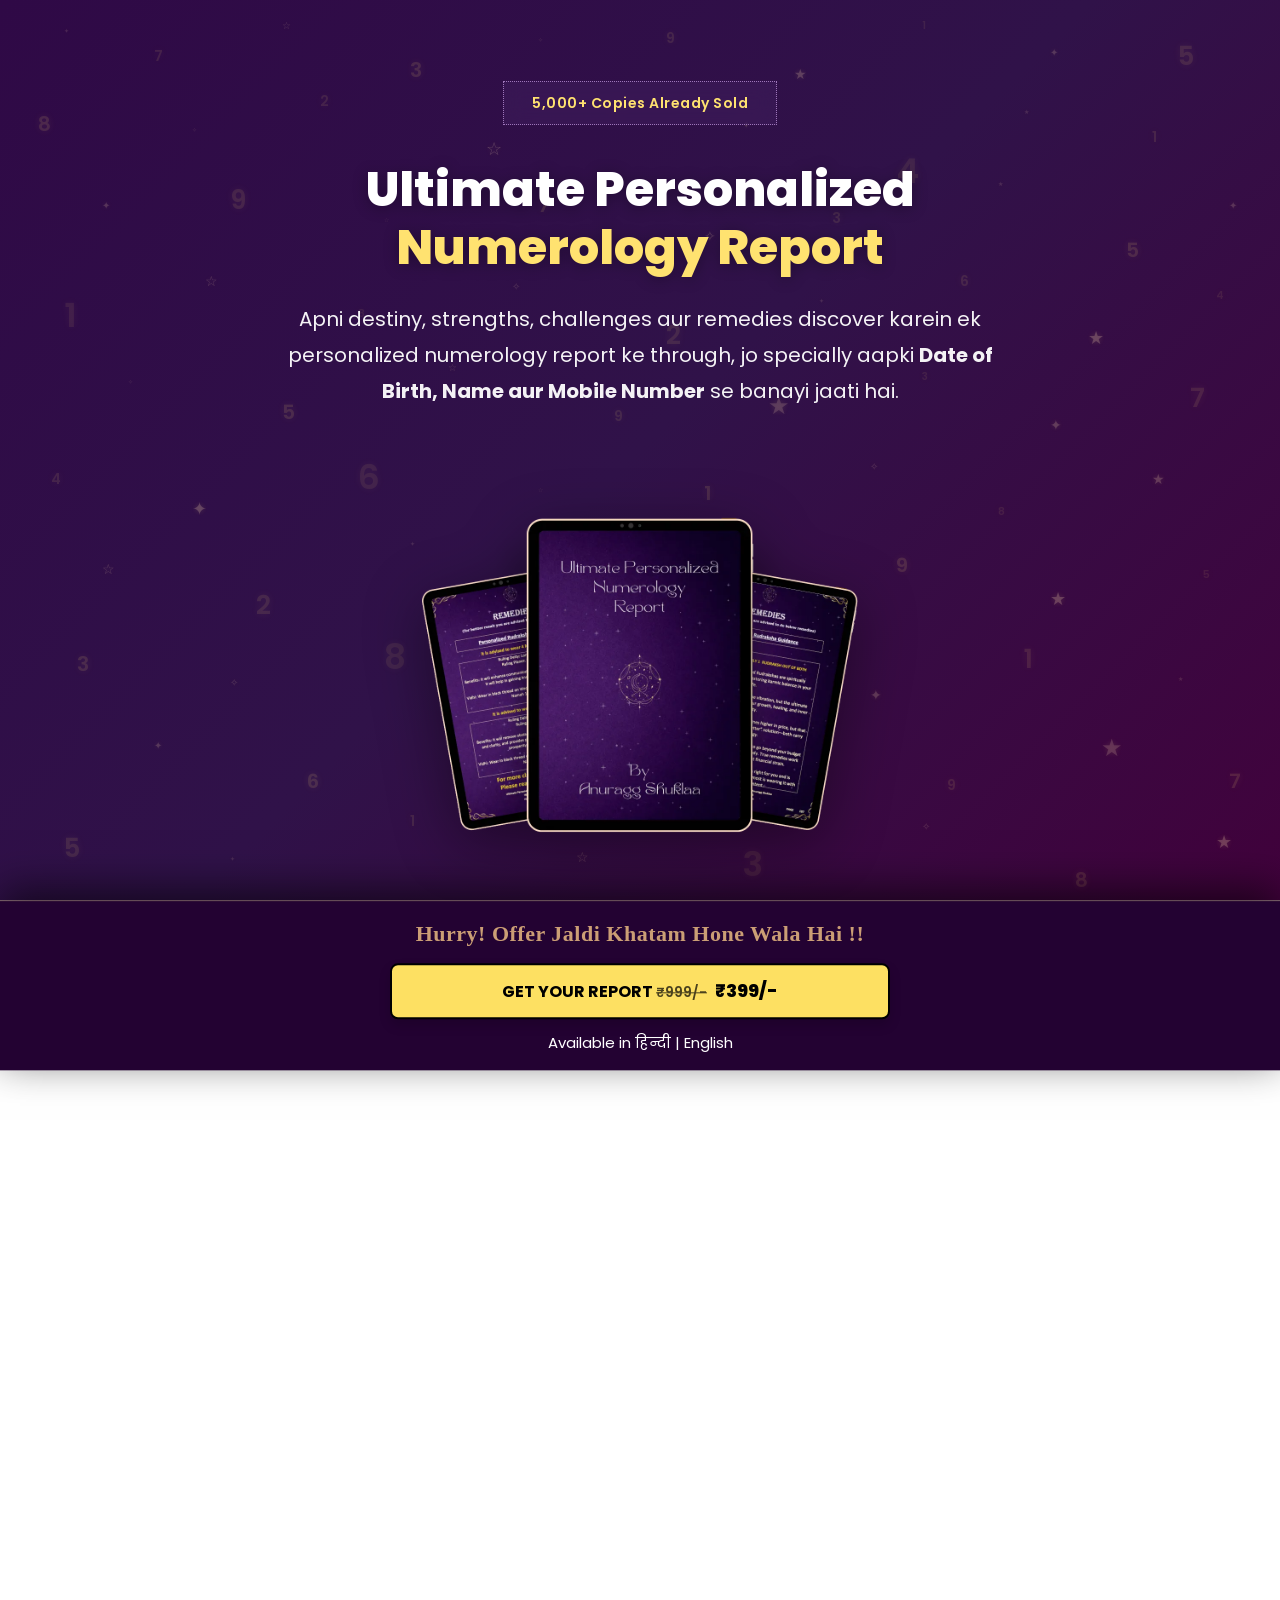
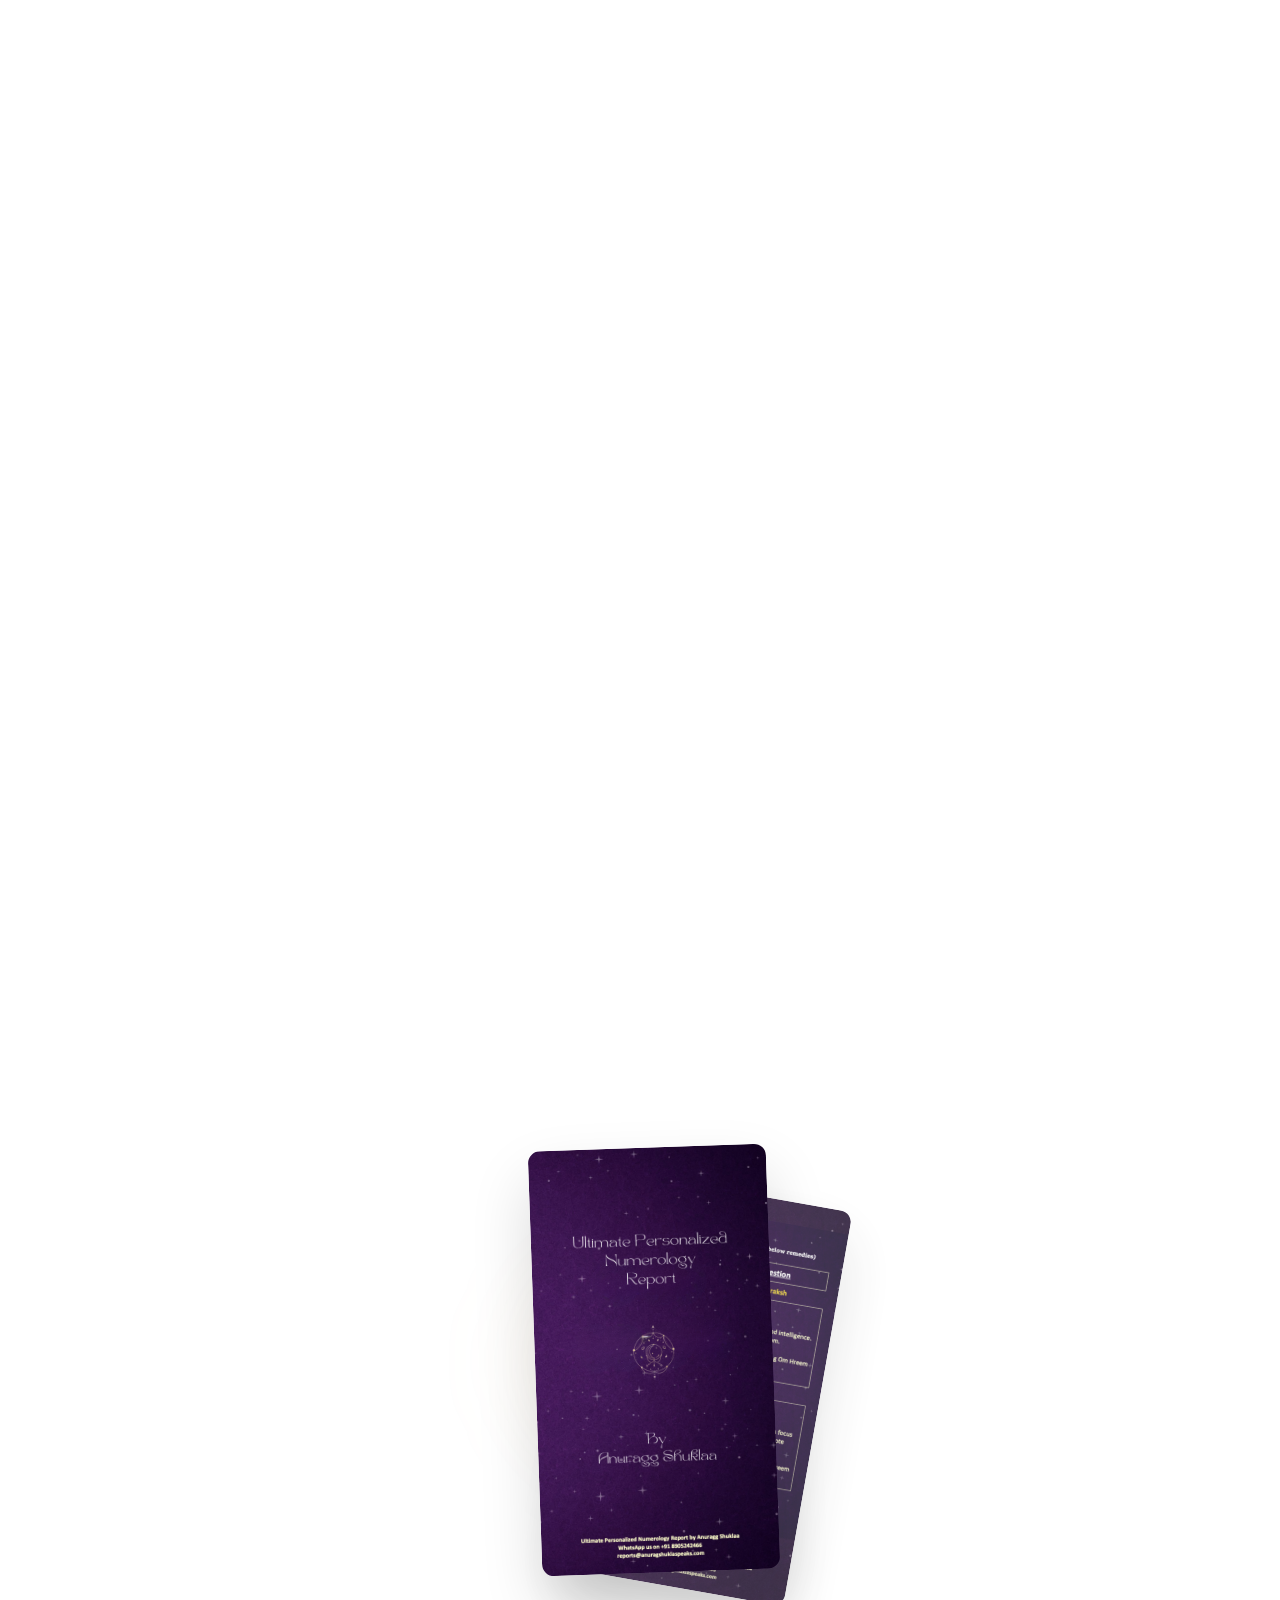
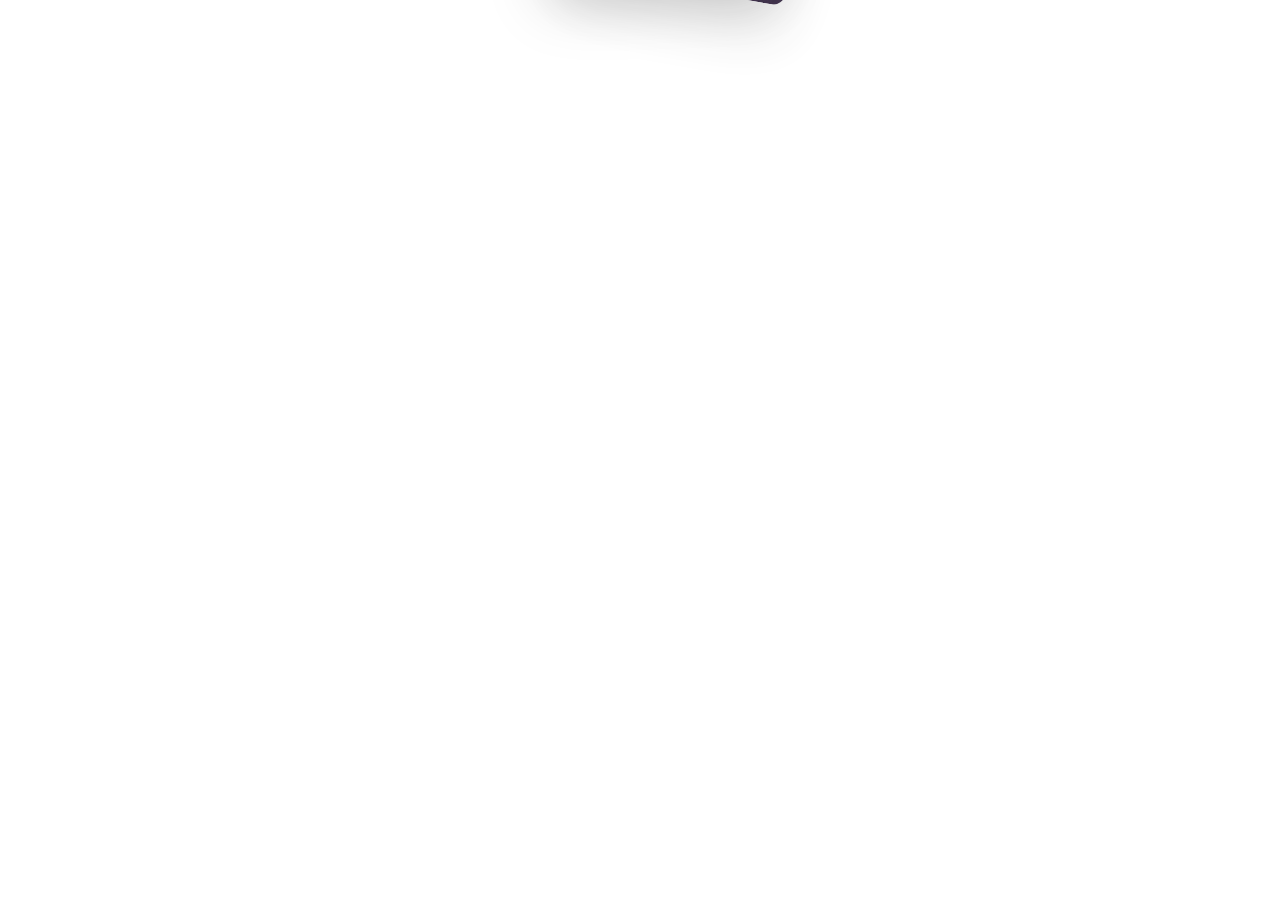
<file: anuragshuklla/index.html>
<!DOCTYPE html>
<html lang="en">
<head>
    <meta charset="UTF-8">
    <meta name="viewport" content="width=device-width, initial-scale=1.0">
    <meta name="description" content="Discover your true potential, destiny, and remedies with Anuragg Shuklaa's ultimate personalized numerology report. Decode your Date of Birth, Name, and Mobile Number.">
    <title>Ultimate Personalized Numerology Report | Anuragg Shuklaa</title>
    
    <link rel="preload" href="assets/anurag_shuklaa_report_mockup.webp" as="image">
    <link rel="stylesheet" href="style.css">
    
    <link rel="preconnect" href="https://fonts.googleapis.com">
    <link rel="preconnect" href="https://fonts.gstatic.com" crossorigin>
    <link href="https://fonts.googleapis.com/css2?family=Poppins:wght@300;400;500;600;700;800&display=swap" rel="stylesheet">
</head>
<body>
    <!-- Stars & Numerology Background -->
    <div class="stars-bg">
        <!-- Row 1 - Numbers & Stars -->
        <span class="star tiny" style="top: 3%; left: 5%;">✦</span>
        <span class="star num small" style="top: 5%; left: 12%;">7</span>
        <span class="star small" style="top: 2%; left: 22%;">☆</span>
        <span class="star num medium" style="top: 6%; left: 32%;">3</span>
        <span class="star tiny" style="top: 4%; left: 42%;">✧</span>
        <span class="star num small" style="top: 3%; left: 52%;">9</span>
        <span class="star medium" style="top: 7%; left: 62%;">★</span>
        <span class="star num tiny" style="top: 2%; left: 72%;">1</span>
        <span class="star small" style="top: 5%; left: 82%;">✦</span>
        <span class="star num large" style="top: 4%; left: 92%;">5</span>

        <!-- Row 2 -->
        <span class="star num medium" style="top: 12%; left: 3%;">8</span>
        <span class="star tiny" style="top: 14%; left: 15%;">✧</span>
        <span class="star num small" style="top: 10%; left: 25%;">2</span>
        <span class="star large" style="top: 15%; left: 38%;">☆</span>
        <span class="star num tiny" style="top: 11%; left: 48%;">6</span>
        <span class="star small" style="top: 13%; left: 58%;">✦</span>
        <span class="star num xlarge" style="top: 16%; left: 70%;">4</span>
        <span class="star tiny" style="top: 12%; left: 80%;">★</span>
        <span class="star num small" style="top: 14%; left: 90%;">1</span>

        <!-- Row 3 -->
        <span class="star small" style="top: 22%; left: 8%;">✦</span>
        <span class="star num large" style="top: 20%; left: 18%;">9</span>
        <span class="star tiny" style="top: 24%; left: 30%;">☆</span>
        <span class="star num medium" style="top: 21%; left: 42%;">7</span>
        <span class="star medium" style="top: 25%; left: 55%;">✧</span>
        <span class="star num small" style="top: 23%; left: 65%;">3</span>
        <span class="star tiny" style="top: 20%; left: 78%;">★</span>
        <span class="star num medium" style="top: 26%; left: 88%;">5</span>
        <span class="star small" style="top: 22%; left: 96%;">✦</span>

        <!-- Row 4 -->
        <span class="star num xlarge" style="top: 32%; left: 5%;">1</span>
        <span class="star medium" style="top: 30%; left: 16%;">☆</span>
        <span class="star num tiny" style="top: 34%; left: 28%;">8</span>
        <span class="star small" style="top: 31%; left: 40%;">✧</span>
        <span class="star num large" style="top: 35%; left: 52%;">2</span>
        <span class="star tiny" style="top: 33%; left: 64%;">✦</span>
        <span class="star num small" style="top: 30%; left: 75%;">6</span>
        <span class="star large" style="top: 36%; left: 85%;">★</span>
        <span class="star num tiny" style="top: 32%; left: 95%;">4</span>

        <!-- Row 5 -->
        <span class="star tiny" style="top: 42%; left: 10%;">✧</span>
        <span class="star num medium" style="top: 44%; left: 22%;">5</span>
        <span class="star small" style="top: 40%; left: 35%;">☆</span>
        <span class="star num small" style="top: 45%; left: 48%;">9</span>
        <span class="star xlarge" style="top: 43%; left: 60%;">★</span>
        <span class="star num tiny" style="top: 41%; left: 72%;">3</span>
        <span class="star medium" style="top: 46%; left: 82%;">✦</span>
        <span class="star num large" style="top: 42%; left: 93%;">7</span>

        <!-- Row 6 -->
        <span class="star num small" style="top: 52%; left: 4%;">4</span>
        <span class="star large" style="top: 55%; left: 15%;">✦</span>
        <span class="star num xlarge" style="top: 50%; left: 28%;">6</span>
        <span class="star tiny" style="top: 54%; left: 42%;">☆</span>
        <span class="star num medium" style="top: 53%; left: 55%;">1</span>
        <span class="star small" style="top: 51%; left: 68%;">✧</span>
        <span class="star num tiny" style="top: 56%; left: 78%;">8</span>
        <span class="star medium" style="top: 52%; left: 90%;">★</span>

        <!-- Row 7 -->
        <span class="star medium" style="top: 62%; left: 8%;">☆</span>
        <span class="star num large" style="top: 65%; left: 20%;">2</span>
        <span class="star tiny" style="top: 60%; left: 32%;">✦</span>
        <span class="star num small" style="top: 64%; left: 45%;">7</span>
        <span class="star small" style="top: 66%; left: 58%;">✧</span>
        <span class="star num medium" style="top: 61%; left: 70%;">9</span>
        <span class="star large" style="top: 65%; left: 82%;">★</span>
        <span class="star num tiny" style="top: 63%; left: 94%;">5</span>

        <!-- Row 8 -->
        <span class="star num medium" style="top: 72%; left: 6%;">3</span>
        <span class="star small" style="top: 75%; left: 18%;">✧</span>
        <span class="star num xlarge" style="top: 70%; left: 30%;">8</span>
        <span class="star tiny" style="top: 74%; left: 44%;">☆</span>
        <span class="star num small" style="top: 73%; left: 56%;">4</span>
        <span class="star medium" style="top: 76%; left: 68%;">✦</span>
        <span class="star num large" style="top: 71%; left: 80%;">1</span>
        <span class="star tiny" style="top: 75%; left: 92%;">★</span>

        <!-- Row 9 -->
        <span class="star small" style="top: 82%; left: 12%;">✦</span>
        <span class="star num medium" style="top: 85%; left: 24%;">6</span>
        <span class="star large" style="top: 80%; left: 36%;">☆</span>
        <span class="star num tiny" style="top: 84%; left: 50%;">2</span>
        <span class="star tiny" style="top: 83%; left: 62%;">✧</span>
        <span class="star num small" style="top: 86%; left: 74%;">9</span>
        <span class="star xlarge" style="top: 81%; left: 86%;">★</span>
        <span class="star num medium" style="top: 85%; left: 96%;">7</span>

        <!-- Row 10 -->
        <span class="star num large" style="top: 92%; left: 5%;">5</span>
        <span class="star tiny" style="top: 95%; left: 18%;">✦</span>
        <span class="star num small" style="top: 90%; left: 32%;">1</span>
        <span class="star medium" style="top: 94%; left: 45%;">☆</span>
        <span class="star num xlarge" style="top: 93%; left: 58%;">3</span>
        <span class="star small" style="top: 91%; left: 72%;">✧</span>
        <span class="star num medium" style="top: 96%; left: 84%;">8</span>
        <span class="star large" style="top: 92%; left: 95%;">★</span>
    </div>

    <!-- Hero Section -->
    <section class="hero">
        <div class="container">
            <div class="badge">5,000+ Copies Already Sold</div>
            <h1>Ultimate Personalized<br><span class="highlight">Numerology Report</span></h1>
            <p class="hero-desc">Apni destiny, strengths, challenges aur remedies discover karein ek personalized numerology report ke through, jo specially aapki <strong>Date of Birth, Name aur Mobile Number</strong> se banayi jaati hai.</p>
            <div class="hero-image-wrapper">
                <img src="assets/anurag_shuklaa_report_mockup.webp" alt="Anurag Shuklaa Numerology Report Mockup" class="hero-mockup-img" width="500" height="500" fetchpriority="high">
            </div>
            <a href="#order" class="cta-btn">
                Get Your Report <span class="price-strike">₹999/-</span> <span class="price">₹399/-</span>
            </a>
            <p class="lang-note">Available in हिन्दी | English</p>
        </div>
    </section>


      <!-- Report Contents Section -->
    <section class="report-contents">
        <div class="container">
            <h2>Aapko Is Report Mein <span class="highlight">Kya Milega? </span></h2>
            <p class="section-subtitle"></p>

            <div class="report-features-grid">
                <div class="report-feature-card">
                    <div class="report-feature-header">
                        <span class="report-feature-icon">🔢</span>
                        <h3>Moolank & Bhagyank</h3>
                    </div>
                    <p>Life Path & Destiny Numbers</p>
                </div>
                
                <div class="report-feature-card">
                    <div class="report-feature-header">
                        <span class="report-feature-icon">📱</span>
                        <h3>Name & Mobile Number</h3>
                    </div>
                    <p>Compatibility Insights</p>
                </div>
                
                <div class="report-feature-card">
                    <div class="report-feature-header">
                        <span class="report-feature-icon">📅</span>
                        <h3>Detailed 5-Year</h3>
                    </div>
                    <p>Life Predictions</p>
                </div>
                
                <div class="report-feature-card">
                    <div class="report-feature-header">
                        <span class="report-feature-icon">🔮</span>
                        <h3>Challenges & Dasha</h3>
                    </div>
                    <p>aur Practical Remedies</p>
                </div>
                
                <div class="report-feature-card">
                    <div class="report-feature-header">
                        <span class="report-feature-icon">💼</span>
                        <h3>Career & Relationships</h3>
                    </div>
                    <p>aur Personal Growth ke liye guidance</p>
                </div>
            </div>
        </div>
    </section>

    <!-- How It Works Section -->
    <section class="how-it-works">
        <div class="container">
            <h2>Hum Aapki Personalized Numerology Report <span class="highlight">Kaise Banate Hain?</span></h2>
          
            <div class="steps-grid">
                <div class="step-card">
                    <div class="step-icon">📋</div>
                    <h3>Step 1: Apni Details Submit Karein</h3>
                    <p>Apni Date of Birth (DOB), Full Name aur Mobile Number hamare secure form mein fill karein. Saath hi, yahin aap apni preferred language select kar sakte hain: हिन्दी | English</p>
                </div>
                <div class="step-card">
                    <div class="step-icon">⚛️</div>
                    <h3>Step 2: Numerology Analysis by Experts</h3>
                    <p>We analyze your information using advanced numerology principles.</p>
                </div>
                <div class="step-card">
                    <div class="step-icon">📝</div>
                    <h3>Step 3: Personalized Report Creation</h3>
                    <p>A detailed, easy-to-understand report is generated.</p>
                </div>
                <div class="step-card">
                    <div class="step-icon">✉️</div>
                    <h3>Step 4: Receive Your Report</h3>
                    <p>Your report is delivered in PDF format directly to your WhatsApp & email within 4/5 working days.</p>
                </div>
            </div>
        </div>
    </section>
    <!-- Detailed Content Insights Section -->
    <section class="detailed-insights">
        <div class="container">
            <h2>Aapki Personalized Numerology Report Mein <span class="highlight">Kya-Kya Hoga?</span></h2>
            <p class="section-subtitle">Discover karein wo powerful insights jo aapki life ko next level par le ja sakte hain.</p>
            
            <div class="insights-timeline">
                <!-- 1. Core Numerology Insights -->
                <div class="insight-row">
                    <div class="insight-content">
                        <div class="insight-card grad-1">
                            <div class="insight-header">
                                <div class="insight-num-box">01.</div>
                                <h3>Aapke Core Numerology Insights</h3>
                            </div>
                            <div class="insight-body">
                                <div class="insight-item">
                                    <strong>Personal Details:</strong> Aapka unique numerology profile jo name aur birth details par based hai.
                                </div>
                                <div class="insight-item">
                                    <strong>Date Description:</strong> Aapki birth date ka meaning aur uska aapki personality par impact.
                                </div>
                                <div class="insight-item">
                                    <strong>Moolank & Bhagyank:</strong> Aapke Life Path aur Destiny Numbers ka deep analysis.
                                </div>
                                <div class="insight-item">
                                    <strong>Compatibility:</strong> Love, family aur work mein dusre Moolank ke saath aapka connection.
                                </div>
                            </div>
                        </div>
                    </div>
                    <div class="insight-image-box">
                        <img src="assets/cosmos_2.png" alt="Celestial Map" class="celestial-spin-slow" width="300" height="300" loading="lazy" decoding="async">
                    </div>
                </div>

                <!-- 2. Vibrations -->
                <div class="insight-row reverse">
                    <div class="insight-content">
                        <div class="insight-card grad-2">
                            <div class="insight-header">
                                <div class="insight-num-box">02.</div>
                                <h3>Aapki Life Ki Vibrations</h3>
                            </div>
                            <div class="insight-body">
                                <div class="insight-item">
                                    <strong>Mobile Number Analysis:</strong> Aapke phone number ki hidden power unlock karein.
                                </div>
                                <div class="insight-item">
                                    <strong>Love & Romance Life:</strong> Aapki romantic nature aur compatibility insights.
                                </div>
                                <div class="insight-item">
                                    <strong>Career Numerology:</strong> Aapke liye best career path aur professional strengths.
                                </div>
                            </div>
                        </div>
                    </div>
                    <div class="insight-image-box">
                        <img src="assets/cosmos_3.png" alt="Astrology Wheel" class="celestial-spin" width="300" height="300" loading="lazy" decoding="async">
                    </div>
                </div>

                <!-- 3. Advanced Analysis -->
                <div class="insight-row">
                    <div class="insight-content">
                        <div class="insight-card grad-3">
                            <div class="insight-header">
                                <div class="insight-num-box">03.</div>
                                <h3>Advanced Numerology Analysis</h3>
                            </div>
                            <div class="insight-body">
                                <div class="insight-item">
                                    <strong>Loshu Grid Analysis:</strong> Magic Square ke through life ki energy samjhein.
                                </div>
                                <div class="insight-item">
                                    <strong>Raj Yoga Analysis:</strong> Success, paisa aur prosperity ke periods identify karein.
                                </div>
                                <div class="insight-item">
                                    <strong>KUA Number Analysis:</strong> Lucky directions aur Feng Shui tips jaanein.
                                </div>
                            </div>
                        </div>
                    </div>
                    <div class="insight-image-box">
                        <img src="assets/sun_cosmos.png" alt="Sun Cosmos" class="celestial-spin" width="300" height="300" loading="lazy" decoding="async">
                    </div>
                </div>

                <!-- 4. Future Predictions -->
                <div class="insight-row reverse">
                    <div class="insight-content">
                        <div class="insight-card grad-4">
                            <div class="insight-header">
                                <div class="insight-num-box">04.</div>
                                <h3>Future Predictions</h3>
                            </div>
                            <div class="insight-body">
                                <div class="insight-item">
                                    <strong>Mahadasha:</strong> Aapki life ke major phase ka impact.
                                </div>
                                <div class="insight-item">
                                    <strong>5-Year Prediction:</strong> Opportunities aur challenges ka detailed forecast.
                                </div>
                                <div class="insight-item">
                                    <strong>12-Month Prediction:</strong> Aane wale 1 saal ka month-by-month guidance.
                                </div>
                            </div>
                        </div>
                    </div>
                    <div class="insight-image-box">
                        <img src="assets/numer.png" alt="Numerology Matrix" class="celestial-spin" width="300" height="300" loading="lazy" decoding="async">
                    </div>
                </div>

                <!-- 5. Healing & Remedies -->
                <div class="insight-row">
                    <div class="insight-content">
                        <div class="insight-card grad-5">
                            <div class="insight-header">
                                <div class="insight-num-box">05.</div>
                                <h3>Healing & Remedies</h3>
                            </div>
                            <div class="insight-body">
                                <div class="insight-item">
                                    <strong>Practical Remedies:</strong> Easy tips, rituals aur lucky suggestions jo life balance karein.
                                </div>
                                <div class="insight-item">
                                    <strong>Karmic Debt Analysis:</strong> Past-life influences samjhein aur karmic lessons resolve karein.
                                </div>
                            </div>
                        </div>
                    </div>
                    <div class="insight-image-box">
                        <img src="assets/cosmos_remedy.png" alt="Celestial Healing" class="celestial-spin-slow" width="300" height="300" loading="lazy" decoding="async">
                    </div>
                </div>
            </div>
        </div>
    </section>

    <!-- Benefits Section -->
    <section class="benefits">
        <div class="container">
            <h2>Ye Report Aapki Life <span class="highlight">Kaise Transform Karegi?</span></h2>
            <div class="benefits-grid">
                <div class="benefit-card">
                    <div class="benefit-icon">🎯</div>
                    <h3>Clarity & Direction</h3>
                    <p>Apni strengths, challenges aur life purpose ko clearly samjhein.</p>
                </div>
                <div class="benefit-card">
                    <div class="benefit-icon">✨</div>
                    <h3>Remedies for Success</h3>
                    <p>Practical aur actionable solutions jo aapki life improve karein.</p>
                </div>
                <div class="benefit-card">
                    <div class="benefit-icon">📊</div>
                    <h3>Personalized Predictions</h3>
                    <p>Aapki DOB, Name aur Mobile Number ke basis par tailored predictions.</p>
                </div>
                <div class="benefit-card">
                    <div class="benefit-icon">📈</div>
                    <h3>Better Future Planning</h3>
                    <p>Detailed 5-year forecast se upcoming opportunities ke liye ready ho jaayein.</p>
                </div>
                <div class="benefit-card">
                    <div class="benefit-icon">💡</div>
                    <h3>Improved Decision Making</h3>
                    <p>Career, relationships aur finance mein better decisions lein.</p>
                </div>
                <div class="benefit-card">
                    <div class="benefit-icon">💪</div>
                    <h3>Boost Confidence & Energy</h3>
                    <p>Apni life ka blueprint samajh kar confidently apni destiny control karein.</p>
                </div>
            </div>
            <a href="#order" class="cta-btn">
                Get Your Report <span class="price-strike">₹999/-</span> <span class="price">₹399/-</span>
            </a>
            <p class="lang-note">Available in हिन्दी | English</p>
        </div>
    </section>

    <!-- Interactive Report Mockup Widget -->
    <div class="report-mockup-showcase reveal" style="padding-top: 30px; padding-bottom: 60px;">
        <div class="mockup-layers">
            <img src="assets/report_mockup_1.png" alt="Report Cover" class="mockup-img main-mockup">
            <img src="assets/report_mockup_2.png" alt="Report Interior" class="mockup-img interior-mockup">
            <div class="glamour-glow"></div>
    
        </div>
    </div>

    <!-- Report Details Section -->
    <section class="report-details">
        <div class="container">
            <h2>Report Details</h2>
            <div class="details-box">
                <div class="detail-item">
                    <div class="detail-icon">📄</div>
                    <div class="detail-content">
                        <h4>Report Format & Delivery</h4>
                        <p>Softcopy (PDF) – 4/5 working days ke andar aapke email aur WhatsApp par deliver hogi. Available in English & Hindi.</p>
                    </div>
                </div>
                <div class="detail-item">
                    <div class="detail-icon">📝</div>
                    <div class="detail-content">
                        <h4>Information Required</h4>
                        <p>Full Name, Mobile Number aur Date of Birth - bas ye teen details se aapki complete personalized report taiyaar hogi.</p>
                    </div>
                </div>
                <div class="detail-item">
                    <div class="detail-icon">🔒</div>
                    <div class="detail-content">
                        <h4>100% Privacy Assured</h4>
                        <p>Aapki personal details hamare paas completely safe aur confidential rahengi. Kisi ke saath share nahi ki jayengi.</p>
                    </div>
                </div>
                <div class="detail-item">
                    <div class="detail-icon">🎯</div>
                    <div class="detail-content">
                        <h4>Personalized Analysis by Experts</h4>
                        <p>Ye automated report nahi hai - experienced numerology experts manually aapki report prepare karte hain.</p>
                    </div>
                </div>
                <div class="detail-item">
                    <div class="detail-icon">💬</div>
                    <div class="detail-content">
                        <h4>Dedicated Support</h4>
                        <p>Koi bhi query ho? Humari support team aapki help ke liye hamesha available hai.</p>
                    </div>
                </div>
            </div>
            <div class="details-cta">
                <a href="#order" class="cta-btn">
                    Get Your Report <span class="price-strike">₹999/-</span> <span class="price">₹399/-</span>
                </a>
                <p class="lang-note">Available in हिन्दी | English</p>
            </div>
        </div>
    </section>

    <!-- About Section -->
    <section class="about" id="about">
        <div class="container">
            <div class="mentor-card-container reveal">
                <div class="mentor-card-inner">
                    <h2 class="mentor-tagline">About me</menu></h2>
                    
                    <div class="mentor-glamour-aura">
                        <img src="assets/isolation.png" alt="" class="isolation-bg" loading="lazy" width="400" height="400">
                        <div class="mentor-main-portrait">
                            <img src="assets/anuragg_shuklaa.jpg" alt="Anuragg Shuklaa" style="width: 100%; height: 100%; object-fit: cover; border-radius: 50%;" loading="lazy" width="220" height="220">
                        </div>
                    </div>

                    <div class="mentor-details-centered">
                        <h3 class="mentor-name-lg">Anuragg Shuklaa</h3>
                        <p class="mentor-subs">Professional Numerologist | Spiritual Guide</p>
                        
                        <div class="mentor-bio-wrapper reveal" style="margin-top: 40px;">
                            <div class="mentor-bio-card">
                                <div class="quote-icon" style="font-size: 24px; color: var(--gold); margin-bottom: 15px;"><i class="fas fa-quote-left"></i></div>
                                <p>Hello! Main hoon <strong>Anuragg Shuklaa</strong>, aur mujhe khushi hai ki aap meri numerology aur spiritual guidance ki journey ka hissa ban rahe hain.</p>
                                <br><p>Instagram par <strong>5,00,000+ followers</strong> ke saath, main pichle <strong>10 saalon</strong> se logon ko numbers ki power ke through unki life ke secrets samajhne mein help kar raha hoon.</p>
                                <br><p>Meri journey curiosity se shuru hui thi – kaise numbers humari life ko influence karte hain. Aaj mera mission hai logon ko clarity aur direction dena, taaki woh apni true potential achieve kar sakein.</p>
                            </div>
                        </div>
                    </div>
                </div>
            </div>
        </div>
    </section>

    <!-- Testimonials Section -->
    <section class="testimonials">
        <div class="container">
            <h2>Logon Ki Life <span class="highlight">Kaise Change Hui</span></h2>
            <div class="testimonials-carousel">
                <div class="carousel-track">
                    <div class="testimonial-card">
                        <div class="stars">★★★★★</div>
                        <p>"Love & Romance section ne meri relationship ko completely change kar diya. Compatibility insights ne mujhe mere partner ko better samajhne mein help kiya."</p>
                        <div class="testimonial-author">
                            <strong>Anjali Patel</strong>
                            <span>Ahmedabad</span>
                        </div>
                    </div>
                    <div class="testimonial-card">
                        <div class="stars">★★★★★</div>
                        <p>"5-Year Prediction surprisingly accurate hai. Is report ne mujhe personal aur professional life mein better decisions lene mein help ki."</p>
                        <div class="testimonial-author">
                            <strong>Arjun Reddy</strong>
                            <span>Hyderabad</span>
                        </div>
                    </div>
                    <div class="testimonial-card">
                        <div class="stars">★★★★★</div>
                        <p>"Moolank aur Bhagyank analysis bilkul accurate tha. Remedies follow karne ke baad mere business mein noticeable growth aayi."</p>
                        <div class="testimonial-author">
                            <strong>Rajesh Mehta</strong>
                            <span>Delhi</span>
                        </div>
                    </div>
                    <div class="testimonial-card">
                        <div class="stars">★★★★★</div>
                        <p>"Career guidance ne mujhe dream job dilayi aur relationship advice ne meri married life improve kar di."</p>
                        <div class="testimonial-author">
                            <strong>Priya Sharma</strong>
                            <span>Mumbai</span>
                        </div>
                    </div>
                    <div class="testimonial-card">
                        <div class="stars">★★★★★</div>
                        <p>"Career Numerology ne mujhe clarity di aur kuch hi months mein promotion mil gaya."</p>
                        <div class="testimonial-author">
                            <strong>Vikram Singh</strong>
                            <span>Mumbai</span>
                        </div>
                    </div>
                    <div class="testimonial-card">
                        <div class="stars">★★★★★</div>
                        <p>"Loshu Grid Analysis eye-opening tha. Health aur finances dono improve hue."</p>
                        <div class="testimonial-author">
                            <strong>Neha Kapoor</strong>
                            <span>Pune</span>
                        </div>
                    </div>
                </div>
                <div class="carousel-nav">
                    <button class="carousel-btn prev" aria-label="Previous testimonial">&#10094;</button>
                    <div class="carousel-dots"></div>
                    <button class="carousel-btn next" aria-label="Next testimonial">&#10095;</button>
                </div>
            </div>
        </div>
    </section>

    <!-- FAQ Section -->
    <section class="faq">
        <div class="container">
            <h2><span class="highlight">FAQs</span></h2>
            <div class="faq-list">
                <div class="faq-item">
                    <div class="faq-question">
                        <span>Report kab aur kaise milegi?</span>
                        <span class="faq-toggle">+</span>
                    </div>
                    <div class="faq-answer">
                        <p>4/5 working days ke andar Email aur WhatsApp par receive ho jayegi. Spam/Promotions folder bhi check karein.</p>
                    </div>
                </div>
                <div class="faq-item">
                    <div class="faq-question">
                        <span>Agar report receive nahi hui to kya karein?</span>
                        <span class="faq-toggle">+</span>
                    </div>
                    <div class="faq-answer">
                        <p>Humari Support team se contact karein.</p>
                    </div>
                </div>
                <div class="faq-item">
                    <div class="faq-question">
                        <span>Report kaun prepare karta hai?</span>
                        <span class="faq-toggle">+</span>
                    </div>
                    <div class="faq-answer">
                        <p>Experienced numerology expert ke guidance mein manually prepare ki jaati hai.</p>
                    </div>
                </div>
                <div class="faq-item">
                    <div class="faq-question">
                        <span>Kya ye instant automated report hai?</span>
                        <span class="faq-toggle">+</span>
                    </div>
                    <div class="faq-answer">
                        <p>Nahi, ye personalized aur detailed report hoti hai.</p>
                    </div>
                </div>
                <div class="faq-item">
                    <div class="faq-question">
                        <span>Kya main kisi aur ke liye report order kar sakta/sakti hoon?</span>
                        <span class="faq-toggle">+</span>
                    </div>
                    <div class="faq-answer">
                        <p>Haan, bas unki correct details provide karein.</p>
                    </div>
                </div>
            </div>
        </div>
    </section>

    <!-- Footer -->
    <footer class="footer">
        <div class="container">
            <p>&copy; 2026 Anuragg Shuklaa. All Rights Reserved.</p>
        </div>
    </footer>
    <!-- Sticky Bottom CTA -->
    <div class="sticky-cta-container" id="stickyCta">
        <div class="sticky-cta-content">
            <div class="sticky-text">
                <span class="urgency">Hurry! Offer Jaldi Khatam Hone Wala Hai !!</span>
            </div>
            <a href="#order" class="sticky-btn">
                GET YOUR REPORT <span class="price-strike">₹999/-</span> <span class="price">₹399/-</span>
            </a>
            <span class="language-note">Available in हिन्दी | English</span>
        </div>
    </div>

    <script src="script.js"></script>
</body>
</html>
</file>
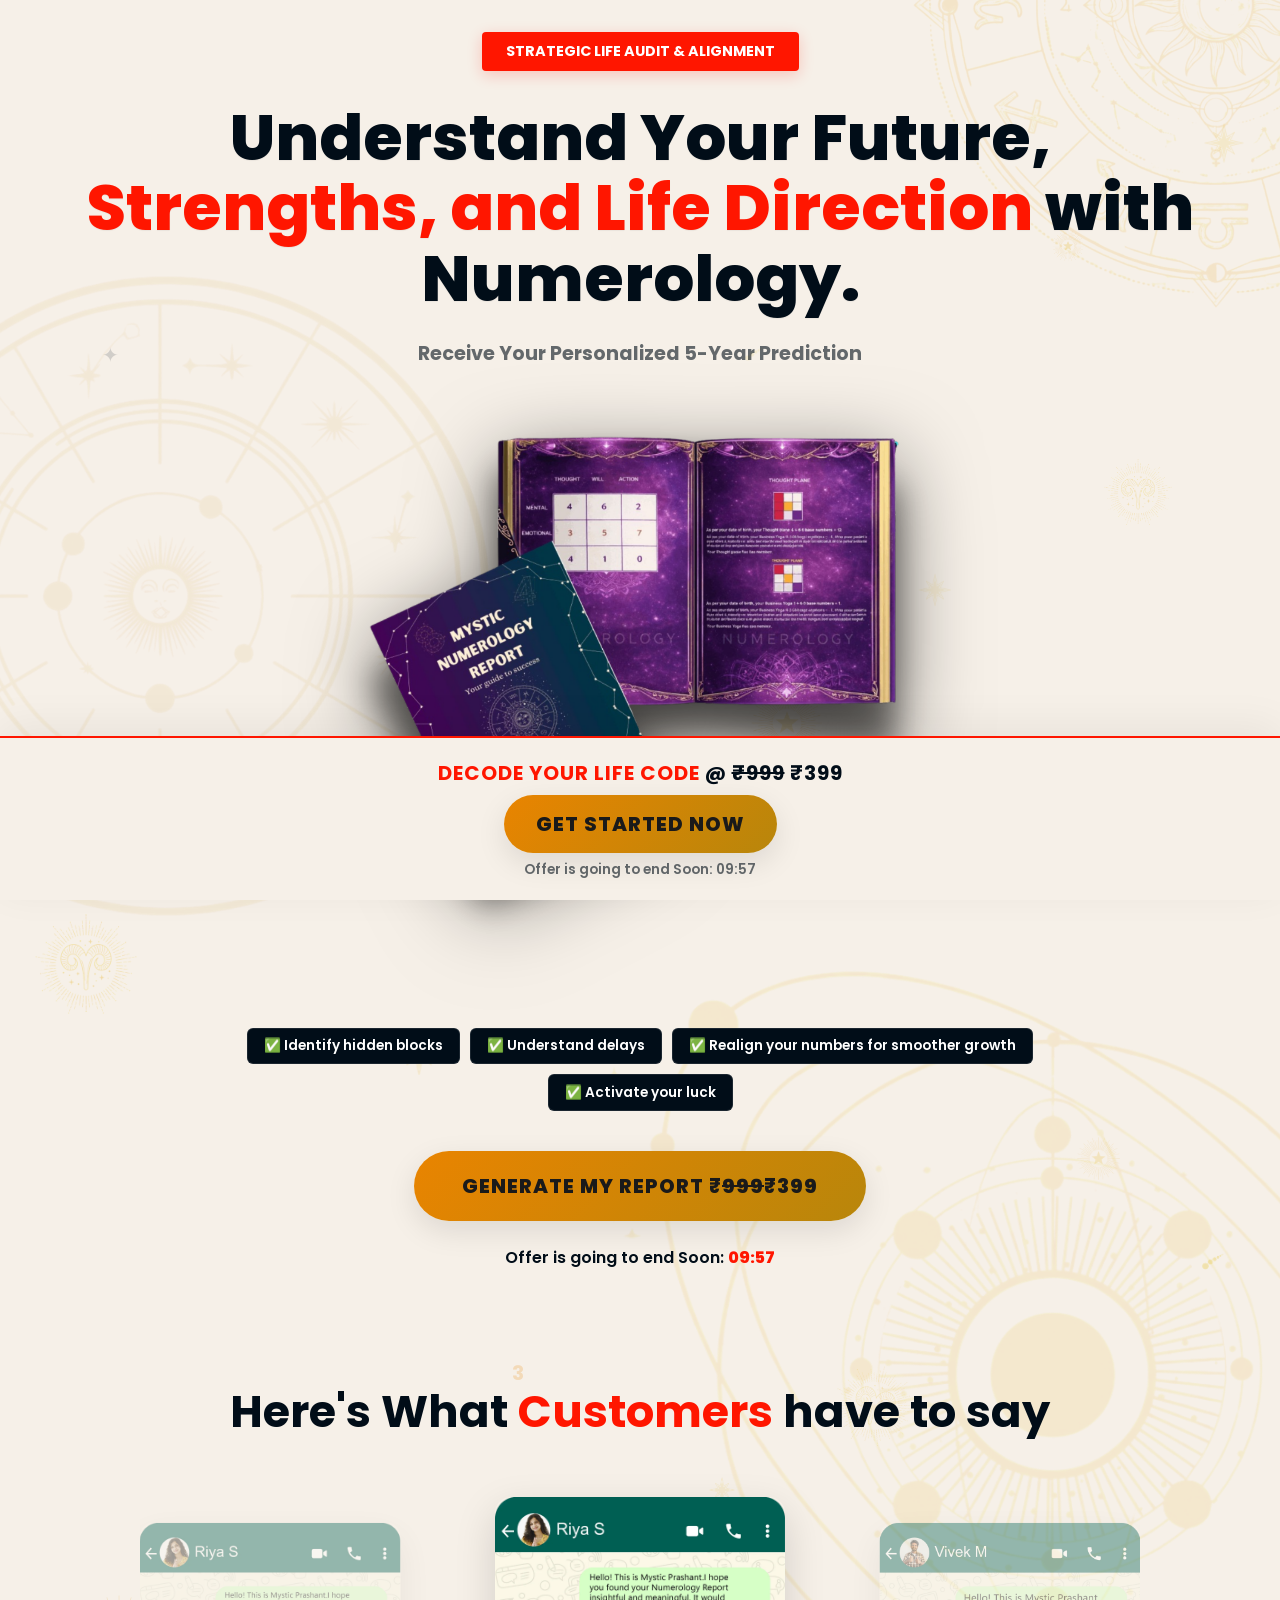
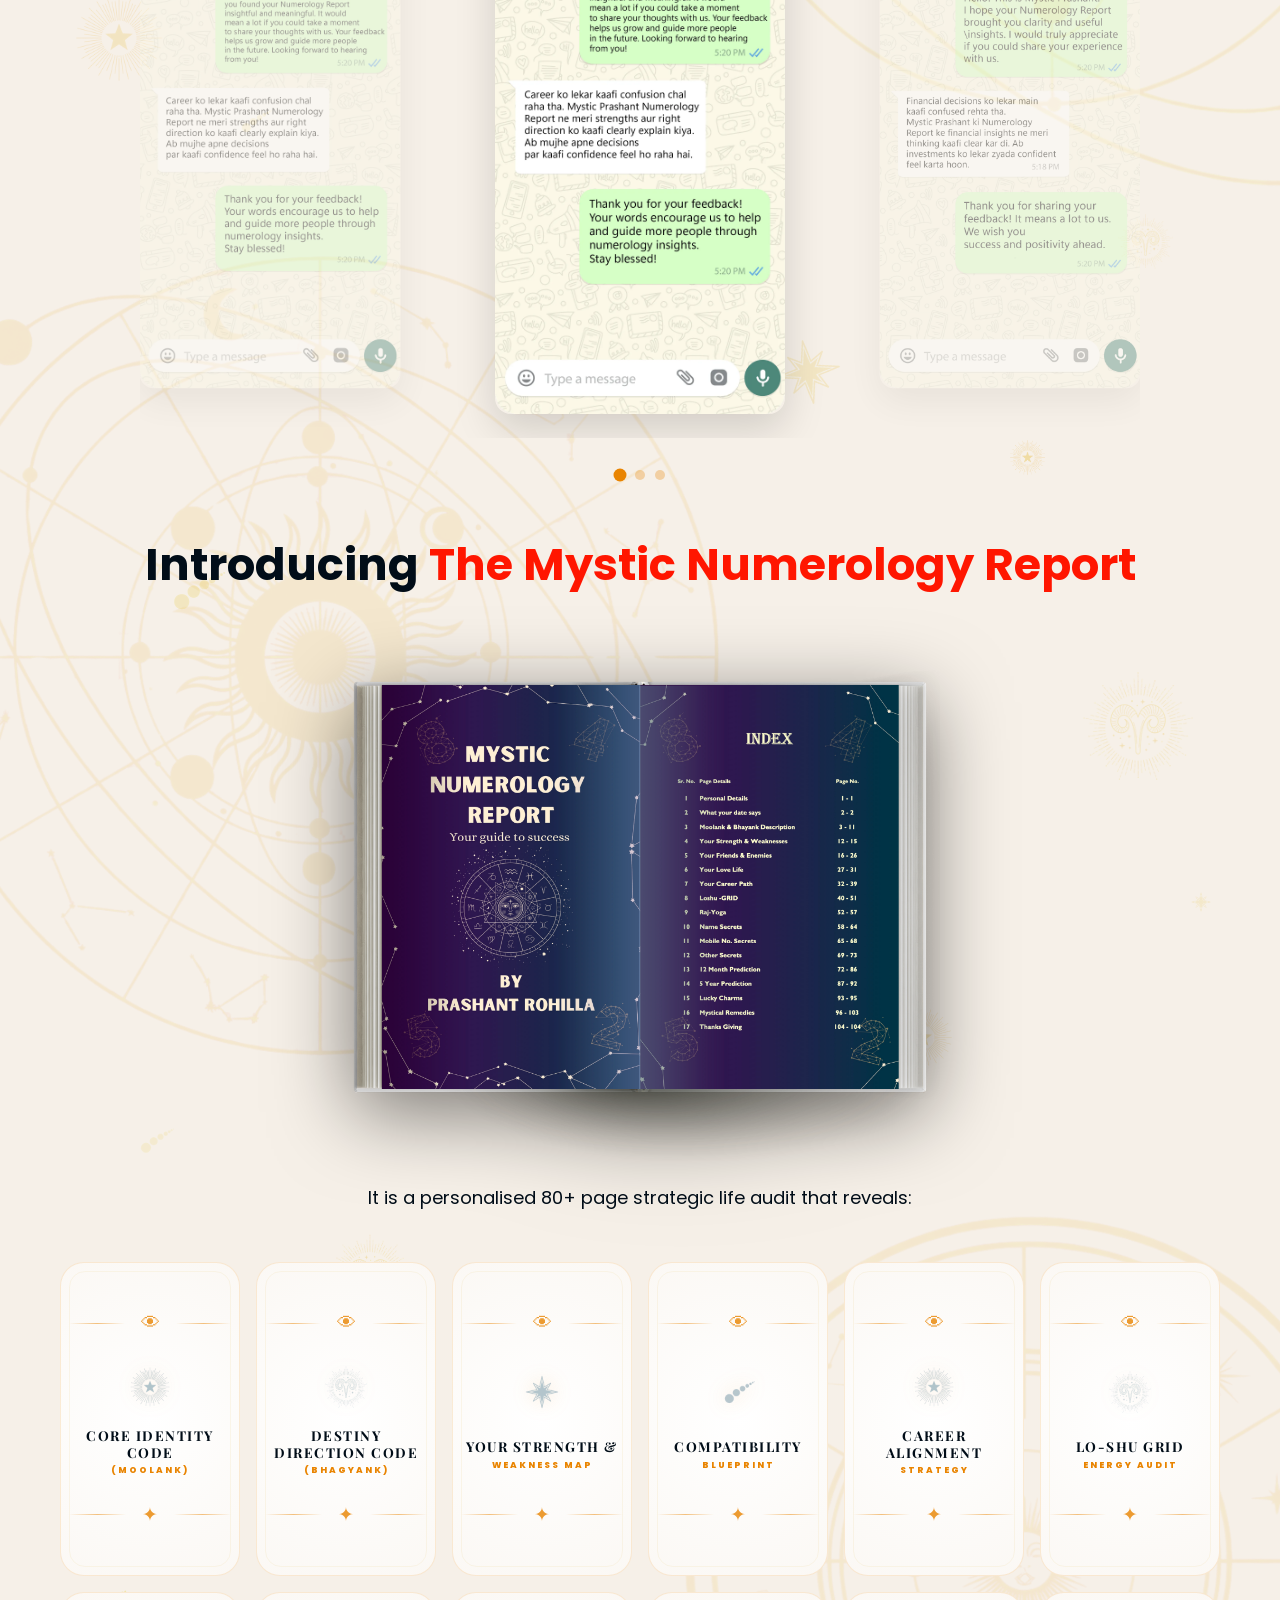
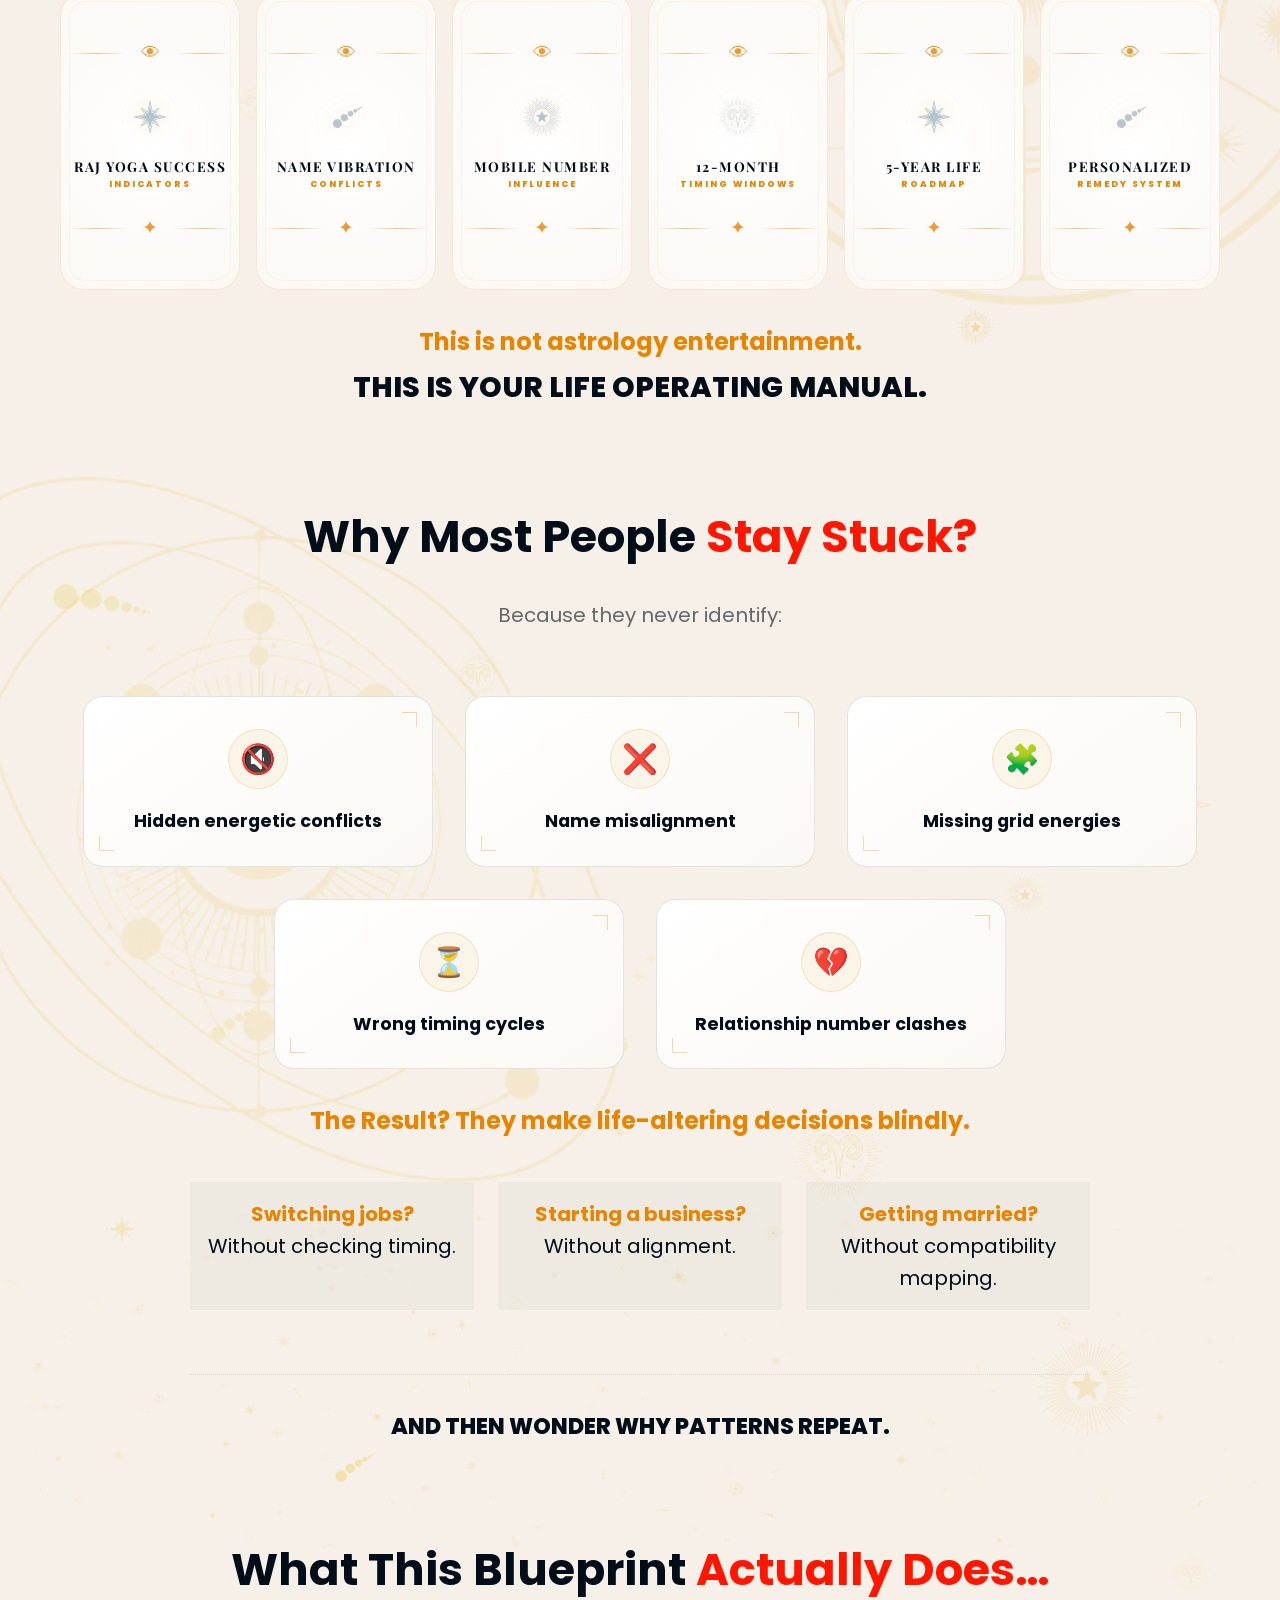
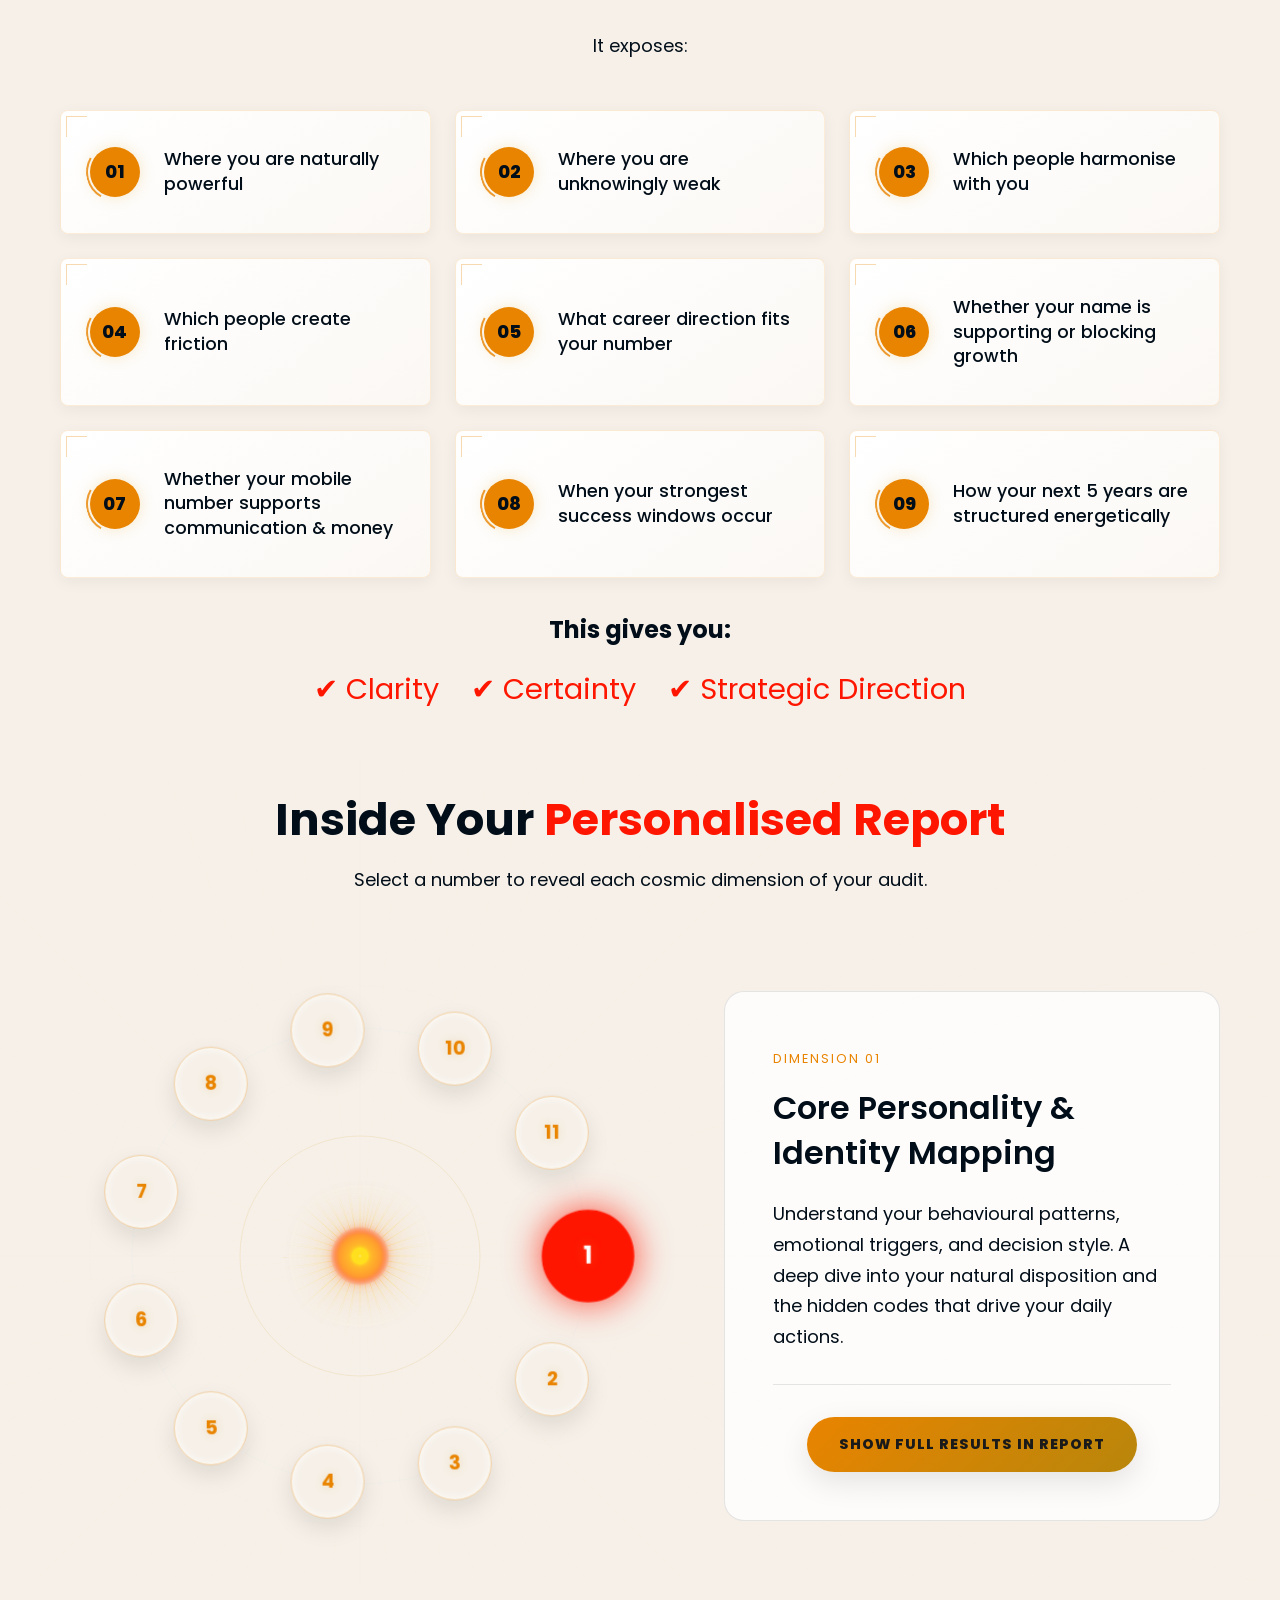
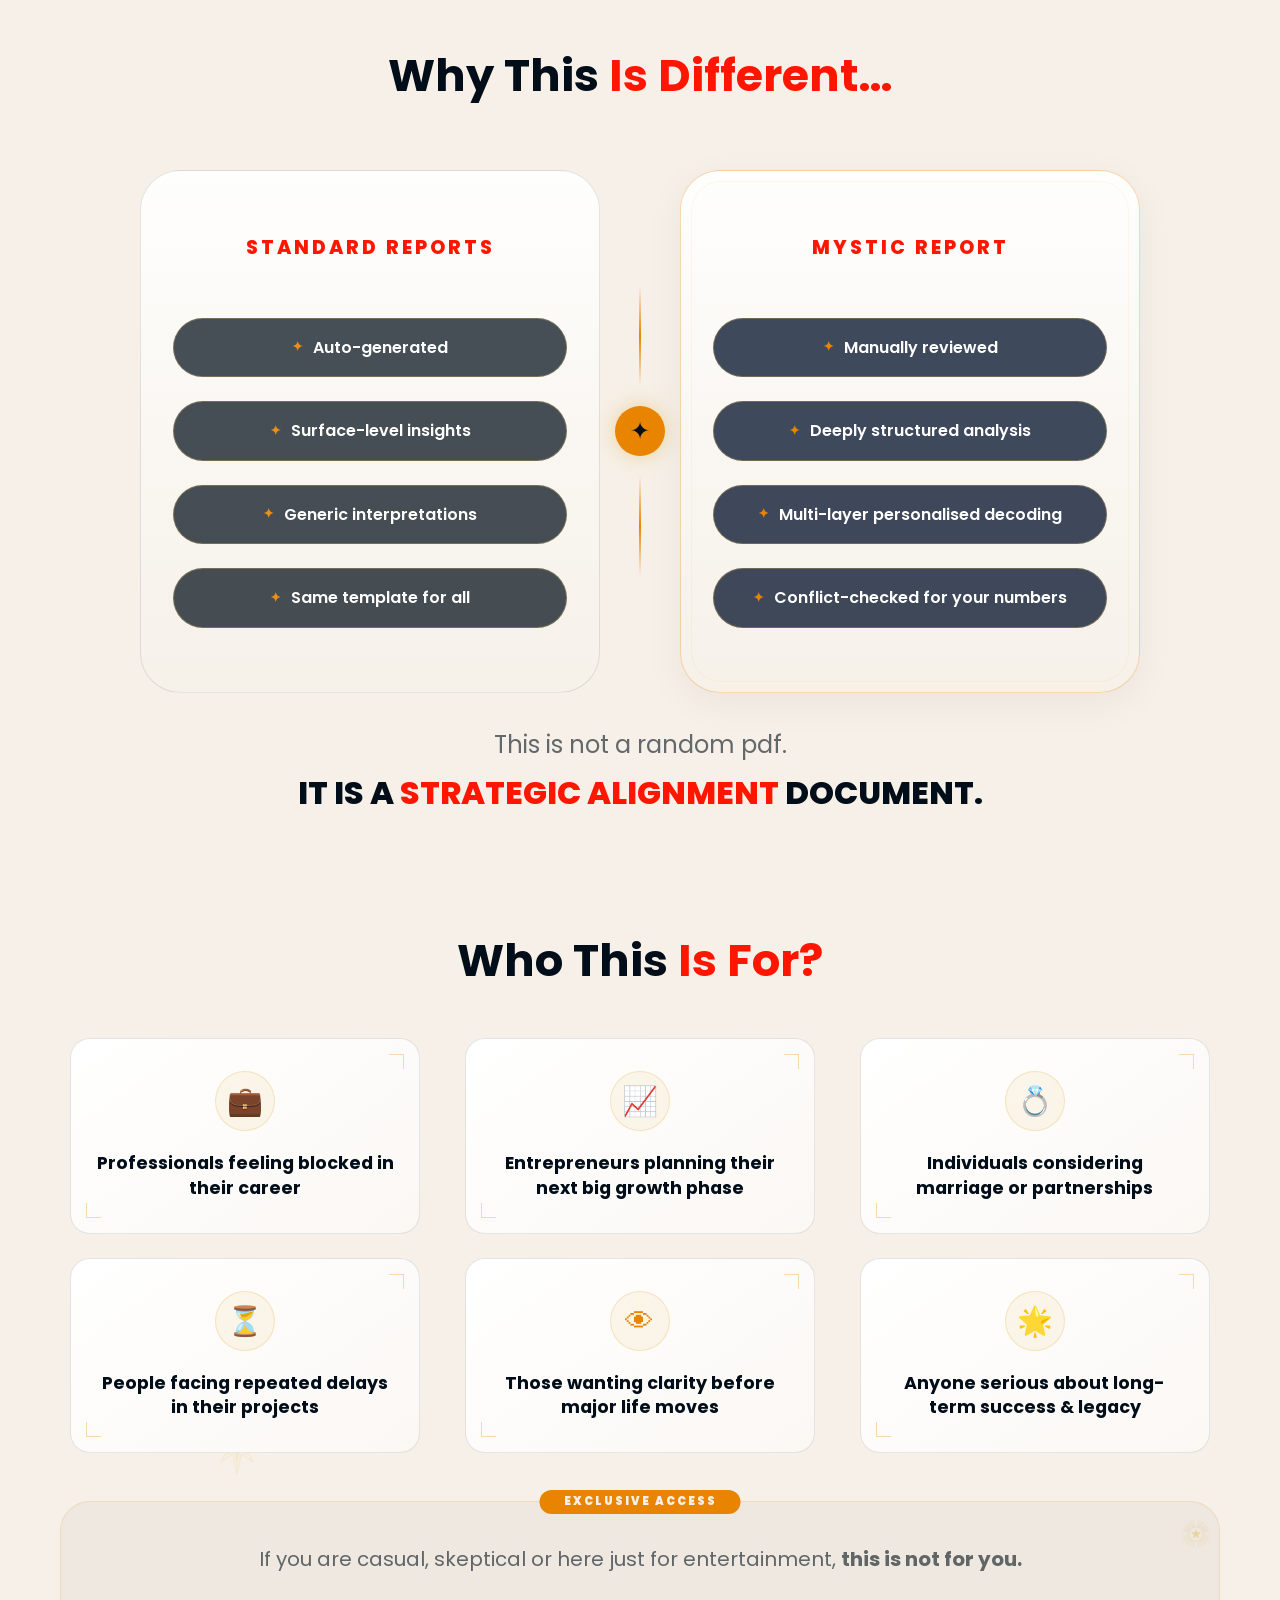
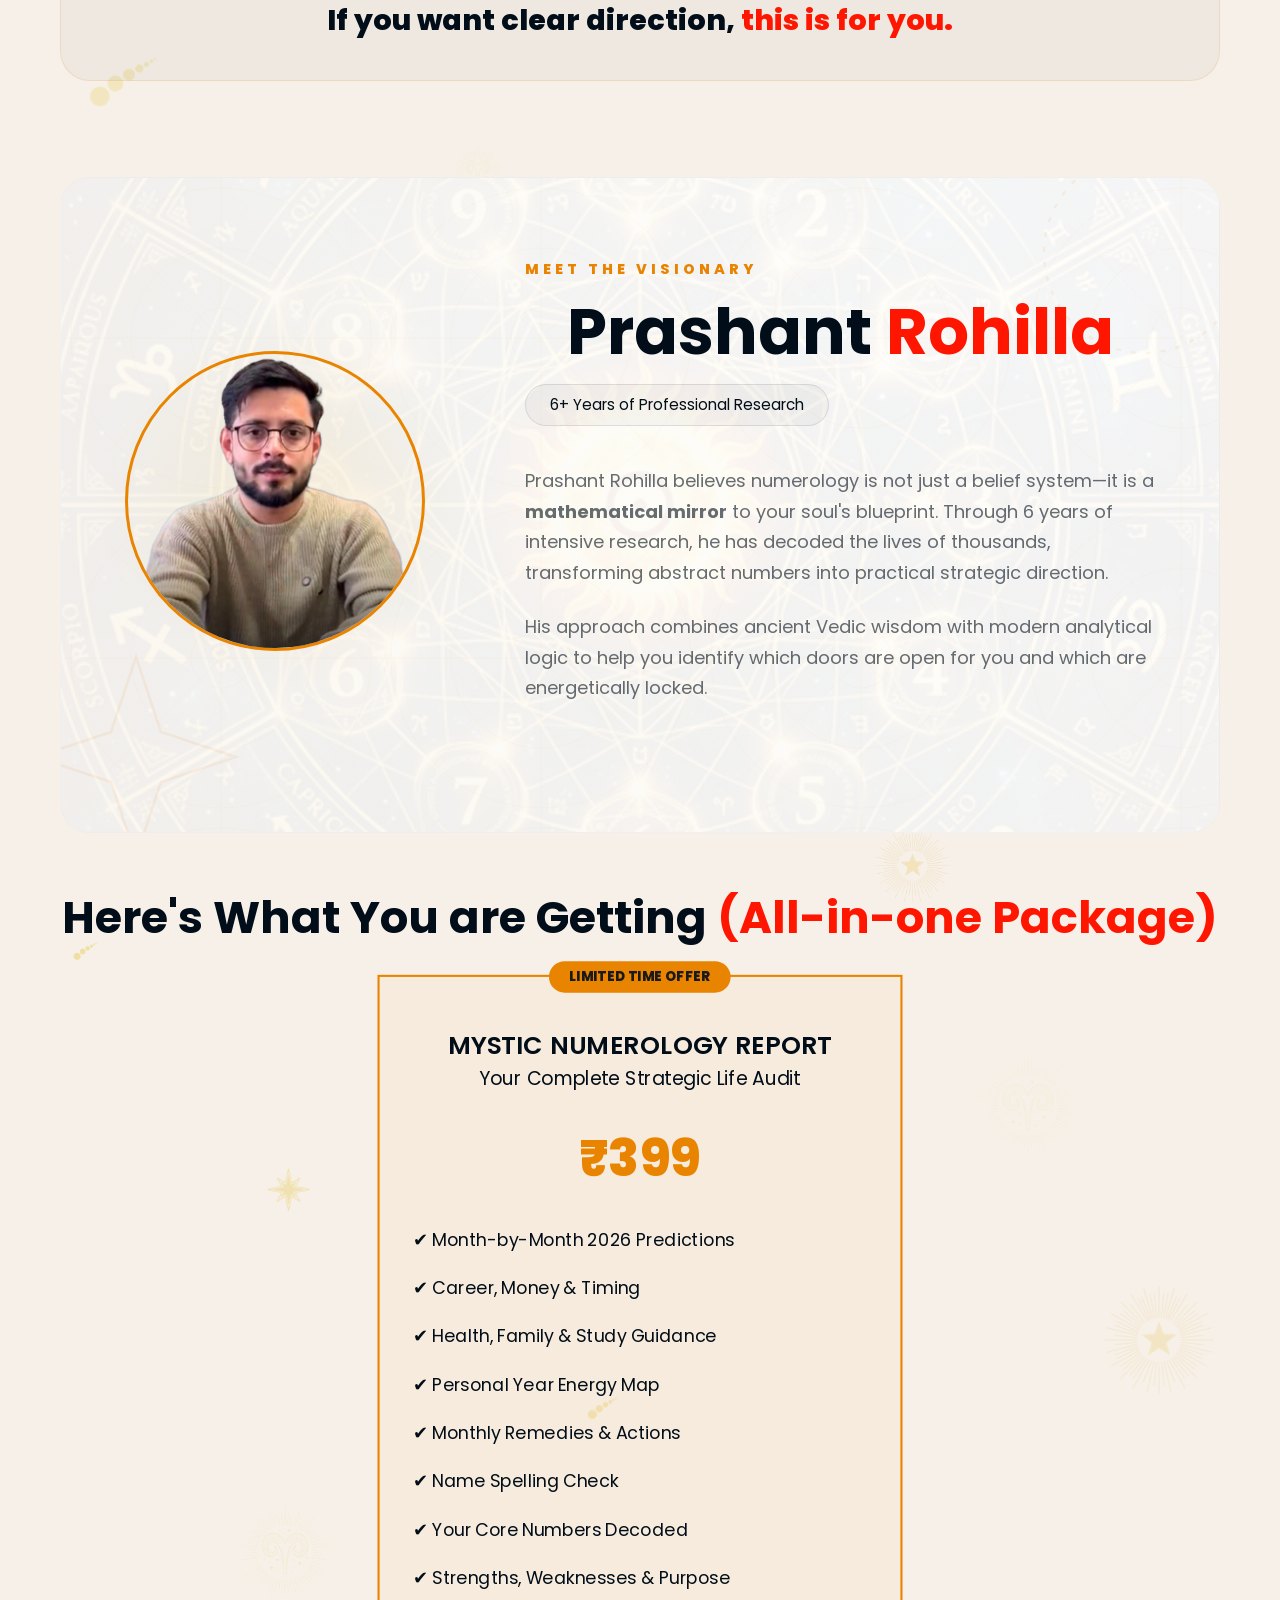
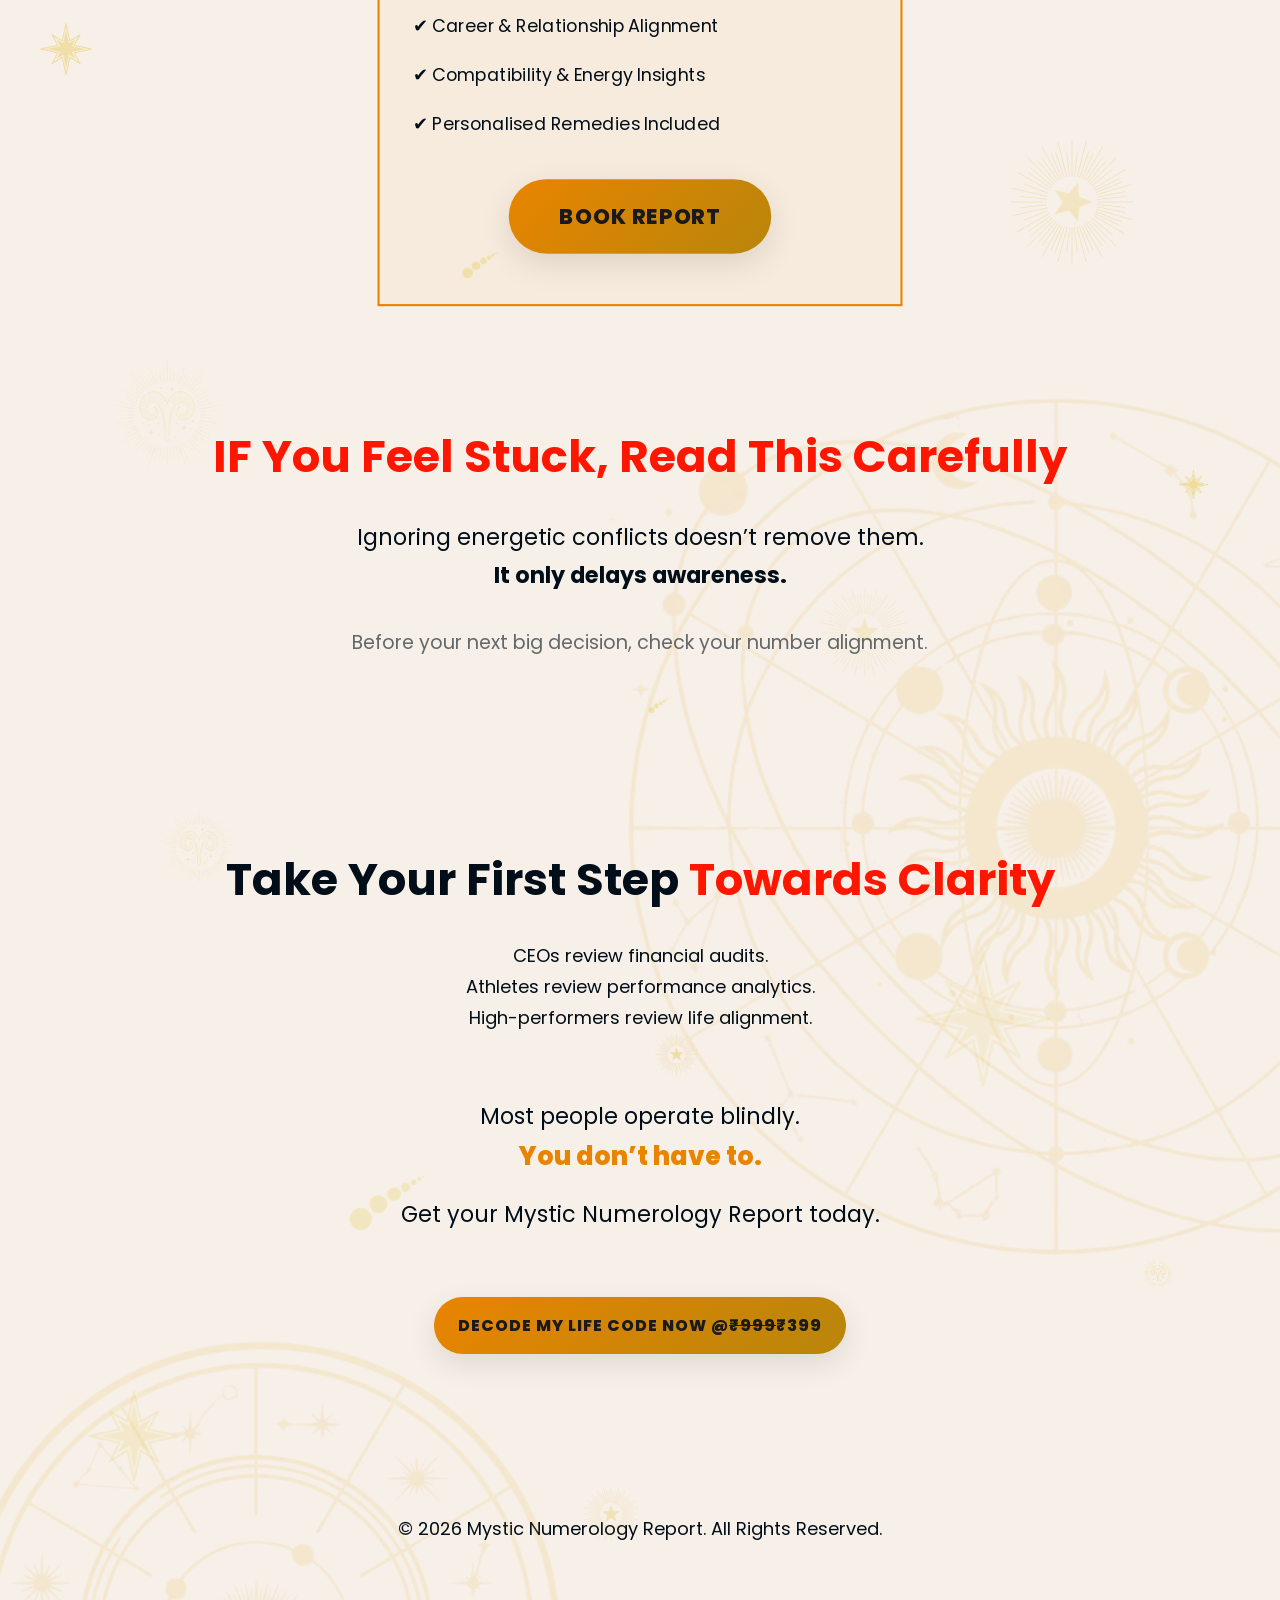
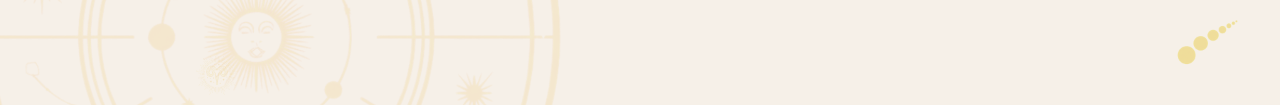
<file: mysticreport/index.html>
<!DOCTYPE html>
<html lang="en">
<head>
    <meta charset="UTF-8">
    <meta name="viewport" content="width=device-width, initial-scale=1.0">
    <title>The Mystic Numerology Report | Decode Your Life Code</title>
    
    <meta name="description" content="Unlock your future with a personalized 80+ page strategic life audit. Decode your core numbers and align your life path.">
    
    <!-- Fonts -->
    <link rel="preconnect" href="https://fonts.googleapis.com">
    <link rel="preconnect" href="https://fonts.gstatic.com" crossorigin>
    <link href="https://fonts.googleapis.com/css2?family=Poppins:wght@300;400;500;600;700;800&family=Playfair+Display:ital,wght@0,400;0,700;0,900;1,400&display=swap" rel="stylesheet">
    
    <!-- CSS -->
    <link rel="stylesheet" href="style.css">
</head>
<body>
    <!-- Stars Background -->
    <!-- Stars Background - RICH QUANTITY for full page coverage -->
    <div class="stars-bg">
        <!-- PRIMARY TOP-RIGHT ANCHOR (Corner Pinned) -->
        <img src="assets/full_cele_0.png" class="bg-full-cele" style="top: -35vh;right: -20vw;width: 50vw;opacity: 0.15;filter: sepia(100%) saturate(800%) hue-rotate(-20deg) brightness(0.9);" alt="">

        <!-- Large Background Celestial Objects -->

        <!-- LARGE FULL CELESTIAL ASSETS (Continuous Alternating Flow - NO GAPS) -->
        <img src="assets/full_cele_1.png" class="bg-full-cele" style="top: 0%; left: -15vw; width: 65vw; left: -20vw;width: 65vw;opacity: 0.08;margin-top: 20vh;filter: sepia(100%) saturate(800%) hue-rotate(-20deg) brightness(0.8); transform: rotate(90deg);" alt="">
        <img src="assets/full_cele_2.png" class="bg-full-cele" style="top: 8%; right: -20vw; width: 75vw; opacity: 0.12;filter: sepia(100%) saturate(800%) hue-rotate(-20deg) brightness(0.9);" alt="">
        <img src="assets/full_cele_3.png" class="bg-full-cele" style="top: 16%; left: -10vw; width: 70vw; opacity: 0.12;filter: sepia(100%) saturate(800%) hue-rotate(-20deg) brightness(0.9);" alt="">
        <img src="assets/full_cele_1.png" class="bg-full-cele" style="top: 24%; right: -15vw; width: 70vw; opacity: 0.12;filter: sepia(100%) saturate(800%) hue-rotate(-20deg) brightness(0.9); transform: rotate(90deg);" alt="">
        <img src="assets/full_cele_2.png" class="bg-full-cele" style="top: 32%; left: -12vw; width: 65vw; opacity: 0.12;filter: sepia(100%) saturate(800%) hue-rotate(-20deg) brightness(0.9);" alt="">
        
        <!-- Cleared range for 'Inside Your Personalised Report' (approx 40-65%) -->

        <img src="assets/full_cele_3.png" class="bg-full-cele" style="top: 88%; right: -20vw; width: 75vw; opacity: 0.12;filter: sepia(100%) saturate(800%) hue-rotate(-20deg) brightness(0.9);" alt="">
        <img src="assets/full_cele_1.png" class="bg-full-cele" style="top: 96%; left: -10vw; width: 60vw; opacity: 0.12;filter: sepia(100%) saturate(800%) hue-rotate(-20deg) brightness(0.9); transform: rotate(90deg);" alt="">

        <!-- 
            HIGH DENSITY STAR FIELD 
            Strategy: 20+ instances of each asset 
            Placing ONLY in empty zones (Left/Right alternating based on Cele asset presence)
            Avoiding range 43% - 68% (Report Section)
        -->

        <!-- (0-10%) Safe zones -->
        <img src="assets/star_mp.png" class="bg-decorative-img" style="top: 1%; right: 2vw; width: 60px; opacity: 0.15;">
        <img src="assets/star_mp_2.png" class="bg-decorative-img" style="top: 2%; right: 15vw; width: 40px; opacity: 0.25;">
        <img src="assets/star_mp_3.png" class="bg-decorative-img" style="top: 3%; right: 40vw; width: 30px; opacity: 0.12;">
        <img src="assets/star_mp_4.png" class="bg-decorative-img" style="top: 4%; right: 8vw; width: 80px; opacity: 0.3;">
        <img src="assets/star_mp.png" class="bg-decorative-img" style="top: 5%; right: 25vw; width: 50px; opacity: 0.1;">
        <img src="assets/star_mp_2.png" class="bg-decorative-img" style="top: 6%; right: 35vw; width: 90px; opacity: 0.2;">
        <img src="assets/star_mp_3.png" class="bg-decorative-img" style="top: 7%; left: 10vw; width: 45px; opacity: 0.15;">
        <img src="assets/star_mp_4.png" class="bg-decorative-img" style="top: 8%; left: 2vw; width: 120px; opacity: 0.35;">
        <img src="assets/star_mp.png" class="bg-decorative-img" style="top: 9%; left: 30vw; width: 70px; opacity: 0.18;">
        <img src="assets/star_mp_2.png" class="bg-decorative-img" style="top: 10%; right: 12vw; width: 55px; opacity: 0.22;">

        <!-- (11-21%) Safe zones -->
        <img src="assets/star_mp_3.png" class="bg-decorative-img" style="top: 11%; right: 4vw; width: 35px; opacity: 0.3;">
        <img src="assets/star_mp_4.png" class="bg-decorative-img" style="top: 12%; right: 28vw; width: 95px; opacity: 0.25; transform: rotate(15deg);">
        <img src="assets/star_mp.png" class="bg-decorative-img" style="top: 13%; right: 42vw; width: 40px; opacity: 0.12;">
        <img src="assets/star_mp_2.png" class="bg-decorative-img" style="top: 14%; left: 5vw; width: 110px; opacity: 0.2;">
        <img src="assets/star_mp_3.png" class="bg-decorative-img" style="top: 15%; left: 18vw; width: 50px; opacity: 0.15;">
        <img src="assets/star_mp_4.png" class="bg-decorative-img" style="top: 16%; right: 8vw; width: 65px; opacity: 0.3;">
        <img src="assets/star_mp.png" class="bg-decorative-img" style="top: 17%; right: 33vw; width: 100px; opacity: 0.18; transform: rotate(-10deg);">
        <img src="assets/star_mp_2.png" class="bg-decorative-img" style="top: 18%; right: 18vw; width: 45px; opacity: 0.35;">
        <img src="assets/star_mp_3.png" class="bg-decorative-img" style="top: 19%; left: 12vw; width: 85px; opacity: 0.2;">
        <img src="assets/star_mp_4.png" class="bg-decorative-img" style="top: 20%; right: 6vw; width: 130px; opacity: 0.25;">

        <!-- (22-42%) Safe zones -->
        <img src="assets/star_mp.png" class="bg-decorative-img" style="top: 22%; right: 5vw; width: 30px; opacity: 0.15;">
        <img src="assets/star_mp_2.png" class="bg-decorative-img" style="top: 23%; right: 25vw; width: 75px; opacity: 0.25;">
        <img src="assets/star_mp_3.png" class="bg-decorative-img" style="top: 24%; left: 10vw; width: 55px; opacity: 0.12;">
        <img src="assets/star_mp_4.png" class="bg-decorative-img" style="top: 25%; left: 25vw; width: 100px; opacity: 0.3; transform: scaleX(-1);">
        <img src="assets/star_mp.png" class="bg-decorative-img" style="top: 26%; right: 12vw; width: 40px; opacity: 0.18;">
        <img src="assets/star_mp_2.png" class="bg-decorative-img" style="top: 27%; right: 40vw; width: 65px; opacity: 0.22;">
        <img src="assets/star_mp_3.png" class="bg-decorative-img" style="top: 28%; left: 4vw; width: 90px; opacity: 0.33;">
        <img src="assets/star_mp_4.png" class="bg-decorative-img" style="top: 29%; left: 18vw; width: 50px; opacity: 0.25;">
        <img src="assets/star_mp.png" class="bg-decorative-img" style="top: 30%; right: 8vw; width: 110px; opacity: 0.15;">
        <img src="assets/star_mp_2.png" class="bg-decorative-img" style="top: 31%; right: 22vw; width: 45px; opacity: 0.4;">
        <img src="assets/star_mp_3.png" class="bg-decorative-img" style="top: 33%; left: 2vw; width: 140px; opacity: 0.2; transform: rotate(45deg);">
        <img src="assets/star_mp_4.png" class="bg-decorative-img" style="top: 34%; left: 35vw; width: 60px; opacity: 0.35;">
        <img src="assets/star_mp.png" class="bg-decorative-img" style="top: 35%; right: 4vw; width: 95px; opacity: 0.12;">
        <img src="assets/star_mp_2.png" class="bg-decorative-img" style="top: 36%; right: 18vw; width: 50px; opacity: 0.25;">
        <img src="assets/star_mp_3.png" class="bg-decorative-img" style="top: 37%; left: 15vw; width: 80px; opacity: 0.15;">
        <img src="assets/star_mp_4.png" class="bg-decorative-img" style="top: 38%; right: 30vw; width: 115px; opacity: 0.3;">
        <img src="assets/star_mp.png" class="bg-decorative-img" style="top: 39%; left: 8vw; width: 40px; opacity: 0.22;">
        <img src="assets/star_mp_2.png" class="bg-decorative-img" style="top: 40%; right: 10vw; width: 130px; opacity: 0.18;">
        <img src="assets/star_mp_3.png" class="bg-decorative-img" style="top: 41%; left: 25vw; width: 65px; opacity: 0.3;">
        <img src="assets/star_mp_4.png" class="bg-decorative-img" style="top: 42%; right: 5vw; width: 50px; opacity: 0.25;">

        <!-- (69-100%) Safe zones -->
        <img src="assets/star_mp.png" class="bg-decorative-img" style="top: 69%; left: 15vw; width: 90px; opacity: 0.12;">
        <img src="assets/star_mp_2.png" class="bg-decorative-img" style="top: 70%; right: 5vw; width: 40px; opacity: 0.35;">
        <img src="assets/star_mp_3.png" class="bg-decorative-img" style="top: 71%; left: 5vw; width: 110px; opacity: 0.2;">
        <img src="assets/star_mp_4.png" class="bg-decorative-img" style="top: 72%; left: 35vw; width: 60px; opacity: 0.15;">
        <img src="assets/star_mp.png" class="bg-decorative-img" style="top: 73%; right: 12vw; width: 130px; opacity: 0.18;">
        <img src="assets/star_mp_2.png" class="bg-decorative-img" style="top: 74%; right: 35vw; width: 45px; opacity: 0.25;">
        <img src="assets/star_mp_3.png" class="bg-decorative-img" style="top: 75%; left: 10vw; width: 85px; opacity: 0.12; transform: rotate(-15deg);">
        <img src="assets/star_mp_4.png" class="bg-decorative-img" style="top: 76%; left: 30vw; width: 150px; opacity: 0.32;">
        <img src="assets/star_mp.png" class="bg-decorative-img" style="top: 77%; right: 8vw; width: 55px; opacity: 0.15;">
        <img src="assets/star_mp_2.png" class="bg-decorative-img" style="top: 78%; right: 25vw; width: 95px; opacity: 0.22;">
        <img src="assets/star_mp_3.png" class="bg-decorative-img" style="top: 79%; left: 5vw; width: 40px; opacity: 0.35;">
        <img src="assets/star_mp_4.png" class="bg-decorative-img" style="top: 80%; right: 15vw; width: 120px; opacity: 0.1;">
        <img src="assets/star_mp.png" class="bg-decorative-img" style="top: 81%; left: 20vw; width: 65px; opacity: 0.28;">
        <img src="assets/star_mp_2.png" class="bg-decorative-img" style="top: 82%; right: 4vw; width: 140px; opacity: 0.18;">
        <img src="assets/star_mp_3.png" class="bg-decorative-img" style="top: 83%; left: 45vw; width: 50px; opacity: 0.25;">
        <img src="assets/star_mp_4.png" class="bg-decorative-img" style="top: 84%; left: 18vw; width: 110px; opacity: 0.15;">
        <img src="assets/star_mp.png" class="bg-decorative-img" style="top: 85%; left: 2vw; width: 80px; opacity: 0.33;">
        <img src="assets/star_mp_2.png" class="bg-decorative-img" style="top: 86%; right: 10vw; width: 160px; opacity: 0.2; transform: rotate(90deg);">
        <img src="assets/star_mp_3.png" class="bg-decorative-img" style="top: 87%; left: 35vw; width: 60px; opacity: 0.25;">
        <img src="assets/star_mp_4.png" class="bg-decorative-img" style="top: 88%; left: 8vw; width: 130px; opacity: 0.18;">
        <img src="assets/star_mp.png" class="bg-decorative-img" style="top: 89%; right: 5vw; width: 45px; opacity: 0.4;">
        <img src="assets/star_mp_2.png" class="bg-decorative-img" style="top: 90%; right: 28vw; width: 115px; opacity: 0.15;">
        <img src="assets/star_mp_3.png" class="bg-decorative-img" style="top: 91%; left: 50vw; width: 35px; opacity: 0.3;">
        <img src="assets/star_mp_4.png" class="bg-decorative-img" style="top: 92%; left: 12vw; width: 90px; opacity: 0.22;">
        <img src="assets/star_mp.png" class="bg-decorative-img" style="top: 93%; right: 15vw; width: 210px; opacity: 0.1;">
        <img src="assets/star_mp_2.png" class="bg-decorative-img" style="top: 94%; right: 45vw; width: 55px; opacity: 0.35;">
        <img src="assets/star_mp_3.png" class="bg-decorative-img" style="top: 95%; left: 25vw; width: 125px; opacity: 0.2;">
        <img src="assets/star_mp_4.png" class="bg-decorative-img" style="top: 96%; right: 8vw; width: 40px; opacity: 0.45;">
        <img src="assets/star_mp.png" class="bg-decorative-img" style="top: 97%; left: 5vw; width: 140px; opacity: 0.15;">
        <img src="assets/star_mp_2.png" class="bg-decorative-img" style="top: 98%; left: 45vw; width: 70px; opacity: 0.25;">
        <img src="assets/star_mp_3.png" class="bg-decorative-img" style="top: 99%; right: 2vw; width: 100px; opacity: 0.4;">
        <img src="assets/star_mp_4.png" class="bg-decorative-img" style="top: 99.5%; left: 15vw; width: 50px; opacity: 0.3;">

        <!-- Traditional symbols -->
        <span class="star tiny" style="top: 3%; left: 8%;">✦</span>
        <span class="star small" style="top: 7%; left: 25%;">☆</span>
        <span class="star num large" style="top: 12%; left: 40%;">3</span>
    </div>


    <!-- Hero Section -->
    <section class="hero">
        <div class="container">
            <div class="badge">Strategic Life Audit & Alignment</div>
            <h1>Understand Your Future, <span class="highlight">Strengths, and Life Direction</span> with Numerology.</h1>
            <p class="hero-desc"><strong>Receive Your Personalized 5-Year Prediction</strong></p>
            
            <div class="hero-image-wrapper">
                <img src="assets/mysitc_report.png" alt="Mystic Numerology Report Mockup">
            </div>

            <div class="benefit-strips">
                <span class="benefit-badge">✅ Identify hidden blocks</span>
                <span class="benefit-badge">✅ Understand delays</span>
                <span class="benefit-badge">✅ Realign your numbers for smoother growth</span>
                <span class="benefit-badge">✅ Activate your luck</span>

            </div>

            <div class="cta-box">
                <a href="#pricing" class="cta-btn">
                    Generate my report ₹<s>999</s> ₹399
                </a>
                <div class="countdown-timer-box">
                    Offer is going to end Soon: <span id="timer-display">10:00</span>
                </div>
            </div>
        </div>
    </section>


    <!-- Testimonial Slider Section -->
    <section class="testi-slider-section">
        <div class="container">
            <h2>Here's What <span class="highlight">Customers</span> have to say</h2>
        </div>
        <div class="testi-slider-block">
            <div class="testi-slider-track" id="testiTrack">
                <div class="testi-slide"><img src="assets/Testi_1.webp" alt="Testimonial 1"></div>
                <div class="testi-slide"><img src="assets/Testi_2.webp" alt="Testimonial 2"></div>
                <div class="testi-slide"><img src="assets/Testi_3.webp" alt="Testimonial 3"></div>
            </div>
        </div>
        <div class="testi-dots" id="testiDots"></div>
    </section>

    <!-- Introducing Section -->

    <section class="introducing">
        <div class="container">
            <h2>Introducing <span class="highlight">The Mystic Numerology Report</span></h2>
            
 <div class="hero-image-wrapper">
                <img src="assets/mysitc_report_mock.png" alt="Mystic Numerology Report Mockup">
            </div>
            <p class="section-subtitle" style="text-align: center;     margin-top: -100px;
margin-bottom: 1.5rem;">It is a personalised 80+ page strategic life audit that reveals:</p>            <div class="oracle-grid">
                <!-- Card 1 -->
                <div class="oracle-card">
                    <div class="oracle-divider"><span class="oracle-div-icon">👁</span></div>
                    <div class="oracle-main-symbol"><img src="assets/star_mp_2.png" alt="Identity"></div>
                    <h3>Core Identity Code <span>(MOOLANK)</span></h3>
                    <div class="oracle-divider"><span class="oracle-div-icon">✦</span></div>
                </div>
                <!-- Card 2 -->
                <div class="oracle-card">
                    <div class="oracle-divider"><span class="oracle-div-icon">👁</span></div>
                    <div class="oracle-main-symbol"><img src="assets/star_mp_4.png" alt="Destiny"></div>
                    <h3>Destiny Direction Code <span>(BHAGYANK)</span></h3>
                    <div class="oracle-divider"><span class="oracle-div-icon">✦</span></div>
                </div>
                <!-- Card 3 -->
                <div class="oracle-card">
                    <div class="oracle-divider"><span class="oracle-div-icon">👁</span></div>
                    <div class="oracle-main-symbol"><img src="assets/star_mp.png" alt="Map"></div>
                    <h3>Your Strength & <span>WEAKNESS MAP</span></h3>
                    <div class="oracle-divider"><span class="oracle-div-icon">✦</span></div>
                </div>
                <!-- Card 4 -->
                <div class="oracle-card">
                    <div class="oracle-divider"><span class="oracle-div-icon">👁</span></div>
                    <div class="oracle-main-symbol"><img src="assets/star_mp_3.png" alt="Compatibility"></div>
                    <h3>Compatibility <span>BLUEPRINT</span></h3>
                    <div class="oracle-divider"><span class="oracle-div-icon">✦</span></div>
                </div>
                <!-- Card 5 -->
                <div class="oracle-card">
                    <div class="oracle-divider"><span class="oracle-div-icon">👁</span></div>
                    <div class="oracle-main-symbol"><img src="assets/star_mp_2.png" alt="Career"></div>
                    <h3>Career Alignment <span>STRATEGY</span></h3>
                    <div class="oracle-divider"><span class="oracle-div-icon">✦</span></div>
                </div>
                <!-- Card 6 -->
                <div class="oracle-card">
                    <div class="oracle-divider"><span class="oracle-div-icon">👁</span></div>
                    <div class="oracle-main-symbol"><img src="assets/star_mp_4.png" alt="Lo-Shu"></div>
                    <h3>Lo-Shu Grid <span>ENERGY AUDIT</span></h3>
                    <div class="oracle-divider"><span class="oracle-div-icon">✦</span></div>
                </div>
                <!-- Card 7 -->
                <div class="oracle-card">
                    <div class="oracle-divider"><span class="oracle-div-icon">👁</span></div>
                    <div class="oracle-main-symbol"><img src="assets/star_mp.png" alt="Raj Yoga"></div>
                    <h3>Raj Yoga Success <span>INDICATORS</span></h3>
                    <div class="oracle-divider"><span class="oracle-div-icon">✦</span></div>
                </div>
                <!-- Card 8 -->
                <div class="oracle-card">
                    <div class="oracle-divider"><span class="oracle-div-icon">👁</span></div>
                    <div class="oracle-main-symbol"><img src="assets/star_mp_3.png" alt="Name"></div>
                    <h3>Name Vibration <span>CONFLICTS</span></h3>
                    <div class="oracle-divider"><span class="oracle-div-icon">✦</span></div>
                </div>
                <!-- Card 9 -->
                <div class="oracle-card">
                    <div class="oracle-divider"><span class="oracle-div-icon">👁</span></div>
                    <div class="oracle-main-symbol"><img src="assets/star_mp_2.png" alt="Mobile"></div>
                    <h3>Mobile Number <span>INFLUENCE</span></h3>
                    <div class="oracle-divider"><span class="oracle-div-icon">✦</span></div>
                </div>
                <!-- Card 10 -->
                <div class="oracle-card">
                    <div class="oracle-divider"><span class="oracle-div-icon">👁</span></div>
                    <div class="oracle-main-symbol"><img src="assets/star_mp_4.png" alt="Windows"></div>
                    <h3>12-Month <span>TIMING WINDOWS</span></h3>
                    <div class="oracle-divider"><span class="oracle-div-icon">✦</span></div>
                </div>
                <!-- Card 11 -->
                <div class="oracle-card">
                    <div class="oracle-divider"><span class="oracle-div-icon">👁</span></div>
                    <div class="oracle-main-symbol"><img src="assets/star_mp.png" alt="Roadmap"></div>
                    <h3>5-Year Life <span>ROADMAP</span></h3>
                    <div class="oracle-divider"><span class="oracle-div-icon">✦</span></div>
                </div>
                <!-- Card 12 -->
                <div class="oracle-card">
                    <div class="oracle-divider"><span class="oracle-div-icon">👁</span></div>
                    <div class="oracle-main-symbol"><img src="assets/star_mp_3.png" alt="Remedy"></div>
                    <h3>Personalized <span>REMEDY SYSTEM</span></h3>
                    <div class="oracle-divider"><span class="oracle-div-icon">✦</span></div>
                </div>
            </div>
            <div style="text-align: center; margin-top: 2rem;">
                <p style="font-size: 1.5rem; font-weight: 700; color: var(--gold);">This is not astrology entertainment.</p>
                <p style="font-size: 1.8rem; font-weight: 800; text-transform: uppercase;">This is your life operating manual.</p>
            </div>
        </div>
    </section>

    <!-- Why Most People Stay Stuck Section -->
    <section class="problem bg-dark">
        <div class="container">
            <h2 style="text-align: center;">Why Most People <span class="highlight">Stay Stuck?</span></h2>
            <p style="text-align: center; font-size: 1.25rem; color: var(--text-muted); margin-bottom: 2rem;">Because they never identify:</p>
            <div class="talisman-flex">
                <!-- Card 1 -->
                <div class="talisman-card">
                    <div class="talisman-corner tr"></div>
                    <div class="talisman-corner bl"></div>
                    <div class="talisman-symbol">🔇</div>
                    <h3>Hidden energetic conflicts</h3>
                </div>
                <!-- Card 2 -->
                <div class="talisman-card">
                    <div class="talisman-corner tr"></div>
                    <div class="talisman-corner bl"></div>
                    <div class="talisman-symbol">❌</div>
                    <h3>Name misalignment</h3>
                </div>
                <!-- Card 3 -->
                <div class="talisman-card">
                    <div class="talisman-corner tr"></div>
                    <div class="talisman-corner bl"></div>
                    <div class="talisman-symbol">🧩</div>
                    <h3>Missing grid energies</h3>
                </div>
                <!-- Card 4 -->
                <div class="talisman-card">
                    <div class="talisman-corner tr"></div>
                    <div class="talisman-corner bl"></div>
                    <div class="talisman-symbol">⏳</div>
                    <h3>Wrong timing cycles</h3>
                </div>
                <!-- Card 5 -->
                <div class="talisman-card">
                    <div class="talisman-corner tr"></div>
                    <div class="talisman-corner bl"></div>
                    <div class="talisman-symbol">💔</div>
                    <h3>Relationship number clashes</h3>
                </div>
            </div>

            <div style="text-align: center; margin-top: 2rem; max-width: 900px; margin-left: auto; margin-right: auto;">
                <p style="font-size: 1.5rem; color: var(--gold); font-weight: 700; margin-bottom: 2.5rem;">The Result? They make life-altering decisions blindly.</p>
                <div style="display: flex; flex-wrap: wrap; justify-content: center; gap: 1.5rem;">
                    <div class="insight-item" style="flex: 1 1 250px;"><strong>Switching jobs?</strong> Without checking timing.</div>
                    <div class="insight-item" style="flex: 1 1 250px;"><strong>Starting a business?</strong> Without alignment.</div>
                    <div class="insight-item" style="flex: 1 1 250px;"><strong>Getting married?</strong> Without compatibility mapping.</div>
                </div>
                <p style="margin-top: 3rem; font-size: 1.4rem; font-weight: 800; text-transform: uppercase; color: var(--text-main); border-top: 1px dotted rgba(1, 13, 24, 0.1); padding-top: 2rem;">AND THEN WONDER WHY PATTERNS REPEAT.</p>
            </div>
        </div>
    </section>

    <!-- What This Blueprint Actually Does Section -->
    <section class="benefits">
        <div class="container">
            <h2>What This Blueprint <span class="highlight">Actually Does…</span></h2>
            <p style="text-align: center; margin-bottom: 3rem;">It exposes:</p>
            <div class="benefit-grid">
                <div class="benefit-card"><span class="benefit-icon">01</span><p>Where you are naturally powerful</p></div>
                <div class="benefit-card"><span class="benefit-icon">02</span><p>Where you are unknowingly weak</p></div>
                <div class="benefit-card"><span class="benefit-icon">03</span><p>Which people harmonise with you</p></div>
                <div class="benefit-card"><span class="benefit-icon">04</span><p>Which people create friction</p></div>
                <div class="benefit-card"><span class="benefit-icon">05</span><p>What career direction fits your number</p></div>
                <div class="benefit-card"><span class="benefit-icon">06</span><p>Whether your name is supporting or blocking growth</p></div>
                <div class="benefit-card"><span class="benefit-icon">07</span><p>Whether your mobile number supports communication & money</p></div>
                <div class="benefit-card"><span class="benefit-icon">08</span><p>When your strongest success windows occur</p></div>
                <div class="benefit-card"><span class="benefit-icon">09</span><p>How your next 5 years are structured energetically</p></div>
            </div>
            <div style="text-align: center; margin-top: 2rem;">
                <p style="font-size: 1.5rem; font-weight: 700;">This gives you:</p>
                <div style="display: flex; justify-content: center; gap: 2rem; margin-top: 1rem; flex-wrap: wrap;">
                    <span class="highlight" style="font-size: 1.8rem;">✔ Clarity</span>
                    <span class="highlight" style="font-size: 1.8rem;">✔ Certainty</span>
                    <span class="highlight" style="font-size: 1.8rem;">✔ Strategic Direction</span>
                </div>
            </div>
        </div>
    </section>

    <!-- Section Spacer -->
    <div style="position: relative; height: 0; overflow: visible;"></div>

    <!-- Inside Your Personalised Report Section (Circular Numerology Wheel) -->
    <section class="detailed-insights numerology-wheel-section">
        <div class="container">
            <h2 style="text-align: center; margin-bottom: 1rem;">Inside Your <span class="highlight">Personalised Report</span></h2>
            <p class="section-subtitle" style="text-align: center; margin-bottom: 4rem;">Select a number to reveal each cosmic dimension of your audit.</p>
            
            <div class="numerology-wheel-container">
                <!-- Large Circular Wheel -->
                <div class="wheel-wrapper">
            <!-- Infinite Radiating Rays Backdrop -->
            <div class="wheel-infinite-rays"></div>
            
            <div class="cosmic-wheel">
                        <!-- Decorative center -->
                        <div class="wheel-center">
                            <div class="sun-glow"></div>
                            <span class="center-icon">✦</span>
                        </div>
                        
                        <!-- Numbered Nodes arranged in circle -->
                        <!-- 11 nodes total -->
                        <div class="wheel-node active" style="--i: 1" data-target="s1" data-num="01">1</div>
                        <div class="wheel-node" style="--i: 2" data-target="s2" data-num="02">2</div>
                        <div class="wheel-node" style="--i: 3" data-target="s3" data-num="03">3</div>
                        <div class="wheel-node" style="--i: 4" data-target="s4" data-num="04">4</div>
                        <div class="wheel-node" style="--i: 5" data-target="s5" data-num="05">5</div>
                        <div class="wheel-node" style="--i: 6" data-target="s6" data-num="06">6</div>
                        <div class="wheel-node" style="--i: 7" data-target="s7" data-num="07">7</div>
                        <div class="wheel-node" style="--i: 8" data-target="s8" data-num="08">8</div>
                        <div class="wheel-node" style="--i: 9" data-target="s9" data-num="09">9</div>
                        <div class="wheel-node" style="--i: 10" data-target="s10" data-num="10">10</div>
                        <div class="wheel-node" style="--i: 11" data-target="s11" data-num="11">11</div>
                    </div>
                </div>

                <!-- Detail Panel -->
                <div class="wheel-details-panel">
                    <div id="s1" class="wheel-content active">
                        <span class="topic-tag">Dimension 01</span>
                        <h3>Core Personality & Identity Mapping</h3>
                        <p>Understand your behavioural patterns, emotional triggers, and decision style. A deep dive into your natural disposition and the hidden codes that drive your daily actions.</p>
                    </div>
                    <div id="s2" class="wheel-content">
                        <span class="topic-tag">Dimension 02</span>
                        <h3>Strengths & Weaknesses Exposure</h3>
                        <p>See where ego, impatience, or imbalance may be silently affecting outcomes. Identify the "silent killers" of your success and the natural power points you've been underutilizing.</p>
                    </div>
                    <div id="s3" class="wheel-content">
                        <span class="topic-tag">Dimension 03</span>
                        <h3>Compatibility & Relationship Map</h3>
                        <p>Identify supportive numbers vs conflicting numbers. Map out the energy of your inner circle and understand why certain connections feel like friction while others feel like flow.</p>
                    </div>
                    <div id="s4" class="wheel-content">
                        <span class="topic-tag">Dimension 04</span>
                        <h3>Career & Business Alignment Strategy</h3>
                        <p>Discover industries, leadership roles, and work environments aligned with your energy. Find the professional path of least resistance where your numbers naturally thrive.</p>
                    </div>
                    <div id="s5" class="wheel-content">
                        <span class="topic-tag">Dimension 05</span>
                        <h3>Lo-Shu Grid Energy Audit</h3>
                        <p>Find missing energies that cause instability or stagnation. A holistic energetic checkup of your life square to ensure all four corners of your reality are balanced.</p>
                    </div>
                    <div id="s6" class="wheel-content">
                        <span class="topic-tag">Dimension 06</span>
                        <h3>Raj Yoga Activation Check</h3>
                        <p>Identify potential wealth and power alignments. Check for the rare number combinations that signify significant success windows and material abundance.</p>
                    </div>
                    <div id="s7" class="wheel-content">
                        <span class="topic-tag">Dimension 07</span>
                        <h3>Name Vibration Diagnosis</h3>
                        <p>Is your name enhancing your destiny… or blocking it? A strategic audit of your name's vibration and how it interacts with your birth destiny path.</p>
                    </div>
                    <div id="s8" class="wheel-content">
                        <span class="topic-tag">Dimension 08</span>
                        <h3>Mobile Number Influence</h3>
                        <p>Your daily communication channel impacts opportunities. Every digit you use sends a signature; ensure yours is attracting frequency-aligned opportunities.</p>
                    </div>
                    <div id="s9" class="wheel-content">
                        <span class="topic-tag">Dimension 09</span>
                        <h3>12-Month Forecast Strategy</h3>
                        <p>Know your high-power months and caution periods. A month-by-month tactical guide to navigation the energetic tides of the coming year.</p>
                    </div>
                    <div id="s10" class="wheel-content">
                        <span class="topic-tag">Dimension 10</span>
                        <h3>5-Year Strategic Outlook</h3>
                        <p>Plan career, marriage, relocation, and investments wisely. A long-range panoramic view of your energetic evolution over the next half-decade.</p>
                    </div>
                    <div id="s11" class="wheel-content">
                        <span class="topic-tag">Dimension 11</span>
                        <h3>Personalised Remedies & Correction System</h3>
                        <p>Action steps to restore energetic balance. Practical, logical, and effective corrections designed to realign your path towards smoother growth.</p>
                    </div>
                    
                    <div class="show-results-cta">
                        <a href="#pricing" class="cta-btn" style="padding: 1rem 2rem; font-size: 0.9rem;">Show Full Results in Report</a>
                    </div>
                </div>
            </div>
        </div>
    </section>

    <!-- Why This Is Different Section -->
    <section class="comparison-section">
        <div class="container">
            <h2 style="text-align: center;">Why This <span class="highlight">Is Different…</span></h2>
            
            <div class="diff-container">
                <!-- Generic Side -->
                <div class="diff-column generic">
                    <div class="diff-header">
                        <h3>Standard Reports</h3>
                    </div>
                    <div class="sacred-token">Auto-generated</div>
                    <div class="sacred-token">Surface-level insights</div>
                    <div class="sacred-token">Generic interpretations</div>
                    <div class="sacred-token">Same template for all</div>
                </div>

                <!-- Central Divider -->
                <div class="diff-divider">
                    <div class="diff-divider-line"></div>
                    <div class="diff-divider-icon">✦</div>
                    <div class="diff-divider-line"></div>
                </div>

                <!-- Mystic Side -->
                <div class="diff-column mystic">
                    <div class="diff-header">
                        <h3>Mystic Report</h3>
                    </div>
                    <div class="sacred-token">Manually reviewed</div>
                    <div class="sacred-token">Deeply structured analysis</div>
                    <div class="sacred-token">Multi-layer personalised decoding</div>
                    <div class="sacred-token">Conflict-checked for your numbers</div>
                </div>
            </div>

            <div style="text-align: center; margin-top: 2rem;">
                <p style="font-size: 1.5rem; color: var(--text-muted);">This is not a random pdf.</p>
                <p style="font-size: 2rem; font-weight: 800; color: var(--text-main); text-transform: uppercase;">It is a <span class="highlight">strategic alignment</span> document.</p>
            </div>
        </div>
    </section>

    <!-- Decoration Layer -->
    <div style="position: relative; height: 0; overflow: visible;"></div>


    <!-- Who This Is For Section -->
    <section class="who-for">
        <div class="container">
            <h2 style="text-align: center;">Who This <span class="highlight">Is For?</span></h2>
            <div class="talisman-grid">
                <!-- Card 1 -->
                <div class="talisman-card">
                    <div class="talisman-corner tr"></div>
                    <div class="talisman-corner bl"></div>
                    <div class="talisman-symbol">💼</div>
                    <h3>Professionals feeling blocked in their career</h3>
                </div>
                <!-- Card 2 -->
                <div class="talisman-card">
                    <div class="talisman-corner tr"></div>
                    <div class="talisman-corner bl"></div>
                    <div class="talisman-symbol">📈</div>
                    <h3>Entrepreneurs planning their next big growth phase</h3>
                </div>
                <!-- Card 3 -->
                <div class="talisman-card">
                    <div class="talisman-corner tr"></div>
                    <div class="talisman-corner bl"></div>
                    <div class="talisman-symbol">💍</div>
                    <h3>Individuals considering marriage or partnerships</h3>
                </div>
                <!-- Card 4 -->
                <div class="talisman-card">
                    <div class="talisman-corner tr"></div>
                    <div class="talisman-corner bl"></div>
                    <div class="talisman-symbol">⏳</div>
                    <h3>People facing repeated delays in their projects</h3>
                </div>
                <!-- Card 5 -->
                <div class="talisman-card">
                    <div class="talisman-corner tr"></div>
                    <div class="talisman-corner bl"></div>
                    <div class="talisman-symbol">👁</div>
                    <h3>Those wanting clarity before major life moves</h3>
                </div>
                <!-- Card 6 -->
                <div class="talisman-card">
                    <div class="talisman-corner tr"></div>
                    <div class="talisman-corner bl"></div>
                    <div class="talisman-symbol">🌟</div>
                    <h3>Anyone serious about long-term success & legacy</h3>
                </div>
            </div>

            <!-- Warning/Filter Box -->
            <div class="final-filter-box">
                <p style="font-size: 1.25rem; color: var(--text-muted); margin-bottom: 1.5rem;">If you are casual, skeptical or here just for entertainment, <strong>this is not for you.</strong></p>
                <h3 style="font-size: 1.8rem; font-weight: 800; color: var(--text-main); margin: 0;">If you want clear direction, <span class="highlight">this is for you.</span></h3>
            </div>
        </div>
    </section>

    <!-- Creator Section -->
    <section class="about" id="about">
        <div class="container">
            <div class="about-card-premium">
                <!-- Astrological Textures -->
                <div class="cosmic-watermark"></div>
                <div class="astrological-texture"></div>

                <!-- Decorative Astrological Background Elements -->
                <div class="celestial-ornament top-right">
                    <svg viewBox="0 0 100 100"><circle cx="50" cy="50" r="40" fill="none" stroke="currentColor" stroke-dasharray="2 4" /></svg>
                </div>
                <div class="celestial-ornament bottom-left">
                    <svg viewBox="0 0 100 100"><path d="M50 10 L60 40 L90 50 L60 60 L50 90 L40 60 L10 50 L40 40 Z" fill="none" stroke="currentColor" /></svg>
                </div>

                <div class="about-flex">
                    <div class="about-image-wrapper">
                        <div class="profile-halo"></div>
                        <img src="assets/prashant-portrait.png" alt="Prashant Rohilla" class="profile-portrait">
                       
                    </div>

                    <div class="about-info">
                        <span class="eyebrow">MEET THE VISIONARY</span>
                        <h2 class="creator-name">Prashant <span class="highlight">Rohilla</span></h2>
                        <div class="experience-badge">6+ Years of Professional Research</div>
                        
                        <div class="creator-bio">
                            <p>Prashant Rohilla believes numerology is not just a belief system—it is a <strong>mathematical mirror</strong> to your soul's blueprint. Through 6 years of intensive research, he has decoded the lives of thousands, transforming abstract numbers into practical strategic direction.</p>
                            <p>His approach combines ancient Vedic wisdom with modern analytical logic to help you identify which doors are open for you and which are energetically locked.</p>
                        </div>

                    </div>
                </div>
            </div>
        </div>
    </section>




    <!-- Pricing Section -->
    <section id="pricing" class="pricing">
        <div class="container">
            <h2>Here's What You are Getting <span class="highlight">(All-in-one Package)</span></h2>
            <div class="pricing-grid" style="margin-top: 50px; display: flex; justify-content: center;">
                <div class="price-card featured" style="max-width: 500px; width: 100%;">
                    <div class="featured-badge">LIMITED TIME OFFER</div>
                    <h3>MYSTIC NUMEROLOGY REPORT</h3>
                    <p>Your Complete Strategic Life Audit</p>
                    <div class="price-tag">₹399</div>
                    <ul class="price-features">
                        <li>✔ Month-by-Month 2026 Predictions</li>
                        <li>✔ Career, Money & Timing</li>
                        <li>✔ Health, Family & Study Guidance</li>
                        <li>✔ Personal Year Energy Map</li>
                        <li>✔ Monthly Remedies & Actions</li>
                        <li>✔ Name Spelling Check</li>
                        <li>✔ Your Core Numbers Decoded</li>
                        <li>✔ Strengths, Weaknesses & Purpose</li>
                        <li>✔ Career & Relationship Alignment</li>
                        <li>✔ Compatibility & Energy Insights</li>
                        <li>✔ Personalised Remedies Included</li>
                    </ul>
                    <a href="#" class="cta-btn">Book report</a>
                </div>
            </div>
        </div>
    </section>

    <!-- Final CTA Warning Section -->
    <section class="cta-warning bg-dark" style="text-align: center; padding: 6rem 0;">
        <div class="container">
            <h2 class="highlight">IF You Feel Stuck, Read This Carefully</h2>
            <div style="max-width: 800px; margin: 0 auto; line-height: 1.8;">
                <p style="font-size: 1.4rem;">Ignoring energetic conflicts doesn’t remove them.</p>
                <p style="font-size: 1.4rem; font-weight: 700;">It only delays awareness.</p>
                <p style="margin-top: 2rem; font-size: 1.2rem; color: var(--text-muted);">Before your next big decision, check your number alignment.</p>
            </div>
        </div>
    </section>

    <!-- Final Action Section -->
    <section class="final-action" style="text-align: center; padding: 6rem 0;">
        <div class="container">
            <h2>Take Your First Step <span class="highlight">Towards Clarity</span></h2>
            <div class="feature-grid" style="margin-bottom: 4rem;">
                <div class="feature-card"><p>CEOs review financial audits.</p></div>
                <div class="feature-card"><p>Athletes review performance analytics.</p></div>
                <div class="feature-card"><p>High-performers review life alignment.</p></div>
            </div>
            <div style="margin-top: 2rem; margin-bottom: 4rem;">
                <p style="font-size: 1.4rem;">Most people operate blindly.</p>
                <p style="font-size: 1.6rem; font-weight: 800; color: var(--gold);">You don’t have to.</p>
                <p style="font-size: 1.4rem; margin-top: 1rem;">Get your Mystic Numerology Report today.</p>
            </div>
            <a href="#pricing" class="cta-btn" style="padding: 1rem 1.5rem; font-size: clamp(0.75rem, 3.5vw, 1rem); white-space: nowrap; max-width: 100%; display: inline-flex;">
                Decode My Life Code Now @ <s>₹999</s> ₹399
            </a>
        </div>
    </section>

    <!-- Footer -->
    <footer style="padding: 4rem 0 10rem 0; text-align: center; background: transparent;">
        <div class="container">
            <p>&copy; 2026 Mystic Numerology Report. All Rights Reserved.</p>
        </div>
    </footer>

    <!-- Sticky Bottom CTA -->
    <div class="sticky-cta">
        <div style="display:flex; flex-direction:column; align-items:center; gap:6px;">
            <div class="sticky-text"><span class="highlight">DECODE YOUR LIFE CODE</span> @ <s>₹999</s> ₹399</div>
            <a href="#pricing" class="cta-btn" style="padding: 0.8rem 2rem;">Get Started Now</a>
            <div style="font-size:0.85rem; color:var(--text-muted); font-weight:600;">Offer is going to end Soon: <span id="sticky-timer">10:00</span></div>
        </div>
    </div>

    <!-- JS -->
    <script src="script.js"></script>

    <!-- Testimonial Slider JS -->
    <script>
    (function() {
        const track = document.getElementById('testiTrack');
        const dotsContainer = document.getElementById('testiDots');
        if (!track) return;

        const origSlides = Array.from(track.querySelectorAll('.testi-slide'));
        const total = origSlides.length;

        // Clone slides for infinite loop: append clones at end, prepend clones at start
        origSlides.forEach(s => track.appendChild(s.cloneNode(true)));
        origSlides.forEach(s => track.insertBefore(s.cloneNode(true), track.firstChild));

        const allSlides = Array.from(track.querySelectorAll('.testi-slide'));
        // Real slides start at index = total (after prepended clones)
        let current = total; // start at first real slide
        let autoTimer;
        let isTransitioning = false;

        // Create dots for original slides
        origSlides.forEach((_, i) => {
            const dot = document.createElement('button');
            dot.className = 'testi-dot' + (i === 0 ? ' active' : '');
            dot.addEventListener('click', () => { goTo(total + i); resetAuto(); });
            dotsContainer.appendChild(dot);
        });

        function updateDots(realIndex) {
            const dotIndex = ((realIndex - total) % total + total) % total;
            Array.from(dotsContainer.children).forEach((d, i) => d.classList.toggle('active', i === dotIndex));
        }

        function setPosition(index, animate) {
            const style = getComputedStyle(allSlides[0]);
            const slideWidth = allSlides[0].offsetWidth + parseFloat(style.marginLeft) + parseFloat(style.marginRight);
            const viewportWidth = track.parentElement.offsetWidth;
            const offset = index * slideWidth - (viewportWidth - slideWidth) / 2;
            track.style.transition = animate ? 'transform 0.6s cubic-bezier(0.25, 0.46, 0.45, 0.94)' : 'none';
            track.style.transform = `translateX(${-offset}px)`;
        }

        function updateActive(index) {
            allSlides.forEach(s => s.classList.remove('active'));
            allSlides[index].classList.add('active');
        }

        function goTo(index, animate = true) {
            current = index;
            setPosition(current, animate);
            updateActive(current);
            updateDots(current);
        }

        // After transition ends, silently jump if at clone zone
        track.addEventListener('transitionend', () => {
            if (current >= total * 2) {
                current = total + (current - total * 2);
                goTo(current, false);
            } else if (current < total) {
                current = total + current;
                goTo(current, false);
            }
            isTransitioning = false;
        });

        function startAuto() {
            autoTimer = setInterval(() => {
                if (!isTransitioning) { isTransitioning = true; goTo(current + 1); }
            }, 3500);
        }

        function resetAuto() {
            clearInterval(autoTimer);
            startAuto();
        }

        // Touch/swipe support
        let startX = 0;
        track.addEventListener('touchstart', e => { startX = e.touches[0].clientX; clearInterval(autoTimer); }, { passive: true });
        track.addEventListener('touchend', e => {
            const diff = startX - e.changedTouches[0].clientX;
            if (Math.abs(diff) > 50) goTo(current + (diff > 0 ? 1 : -1));
            resetAuto();
        });

        // Init — no animation on first render
        goTo(current, false);
        startAuto();

        window.addEventListener('resize', () => goTo(current, false));
    })();
    </script>
</body>
</html>
</file>
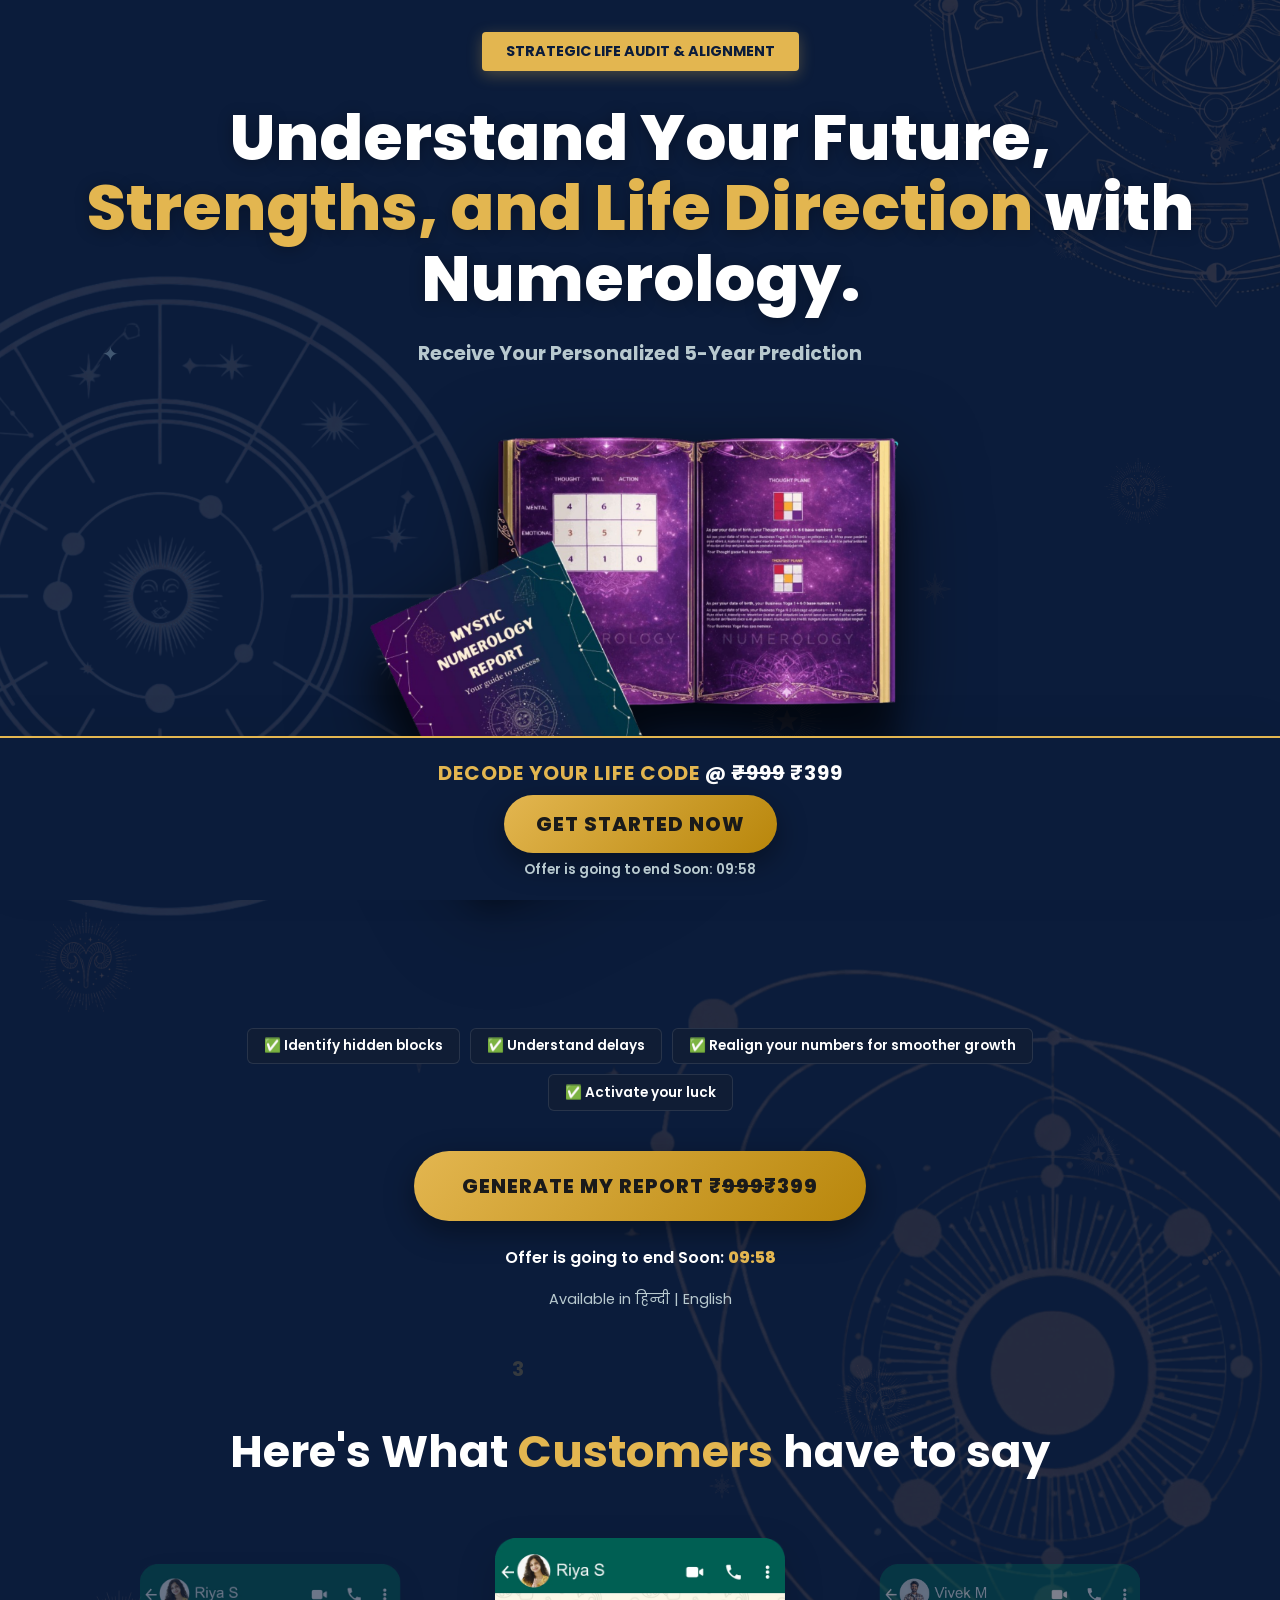
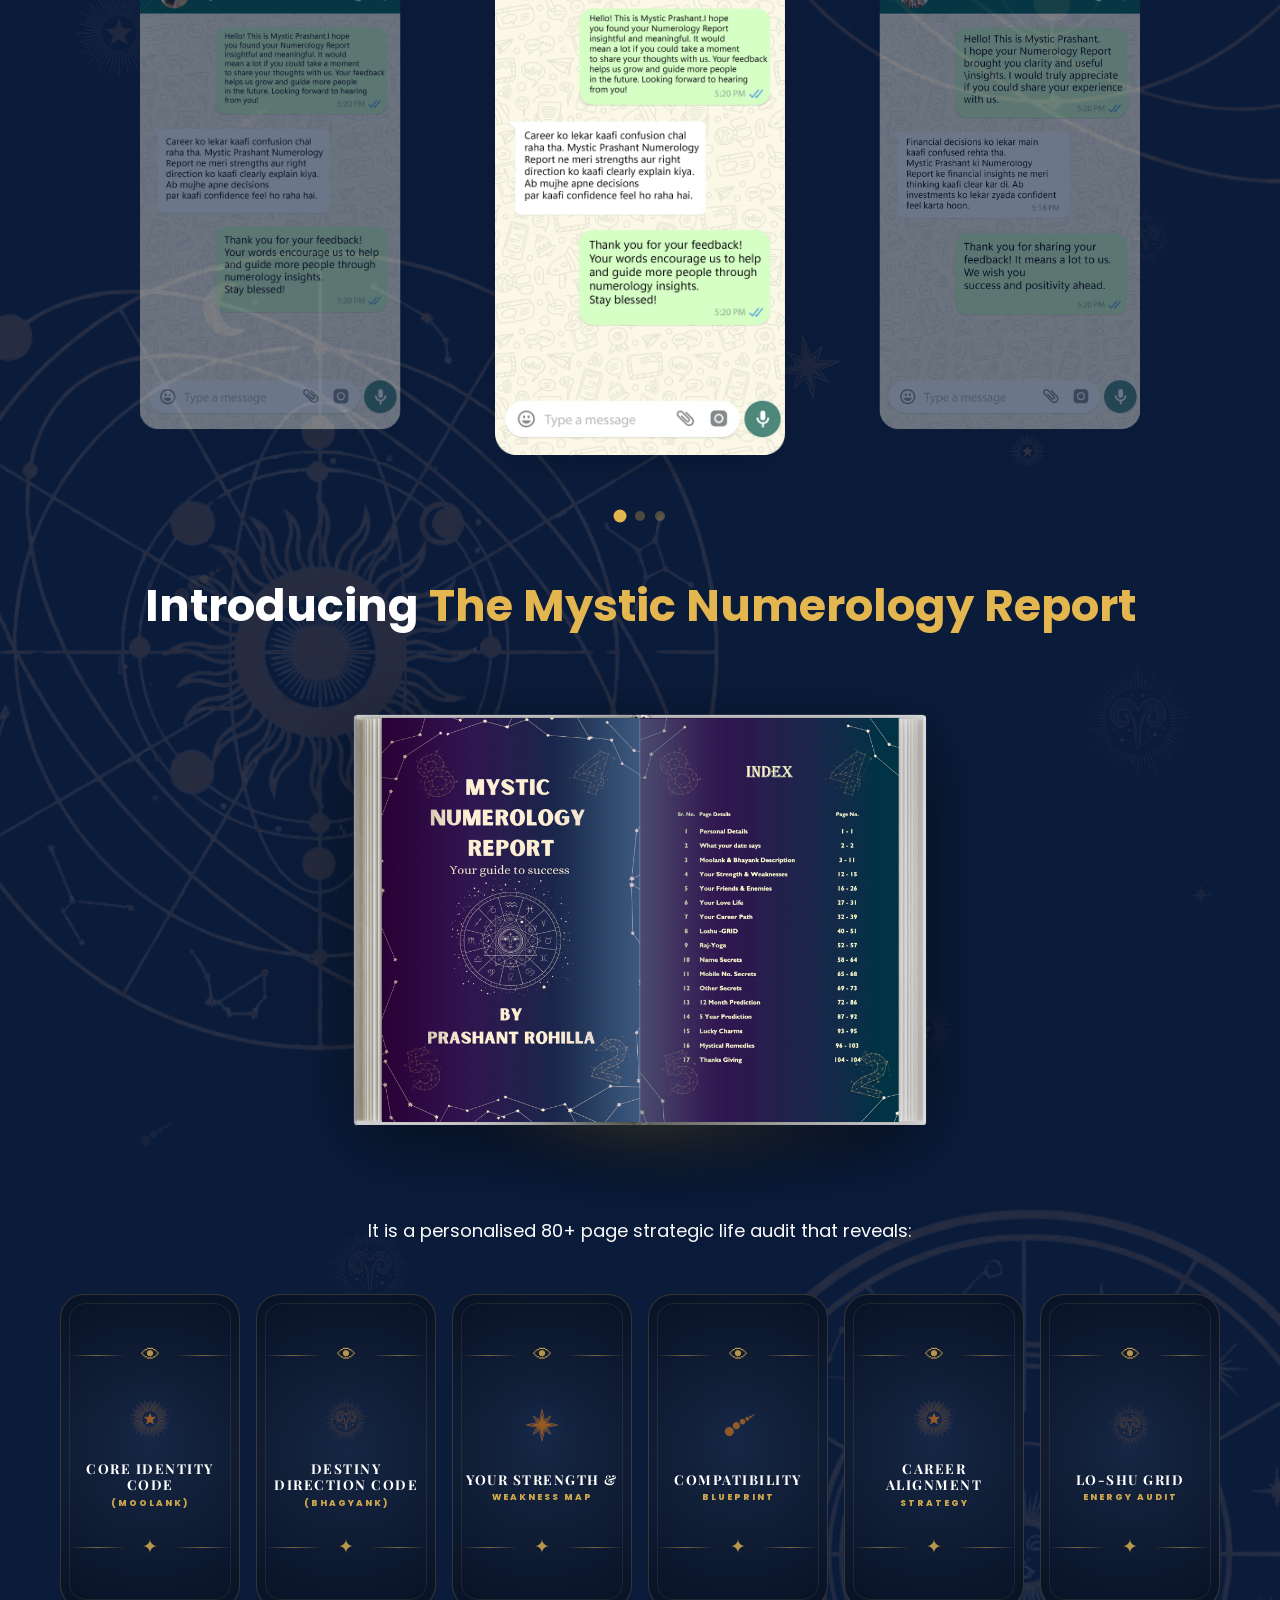
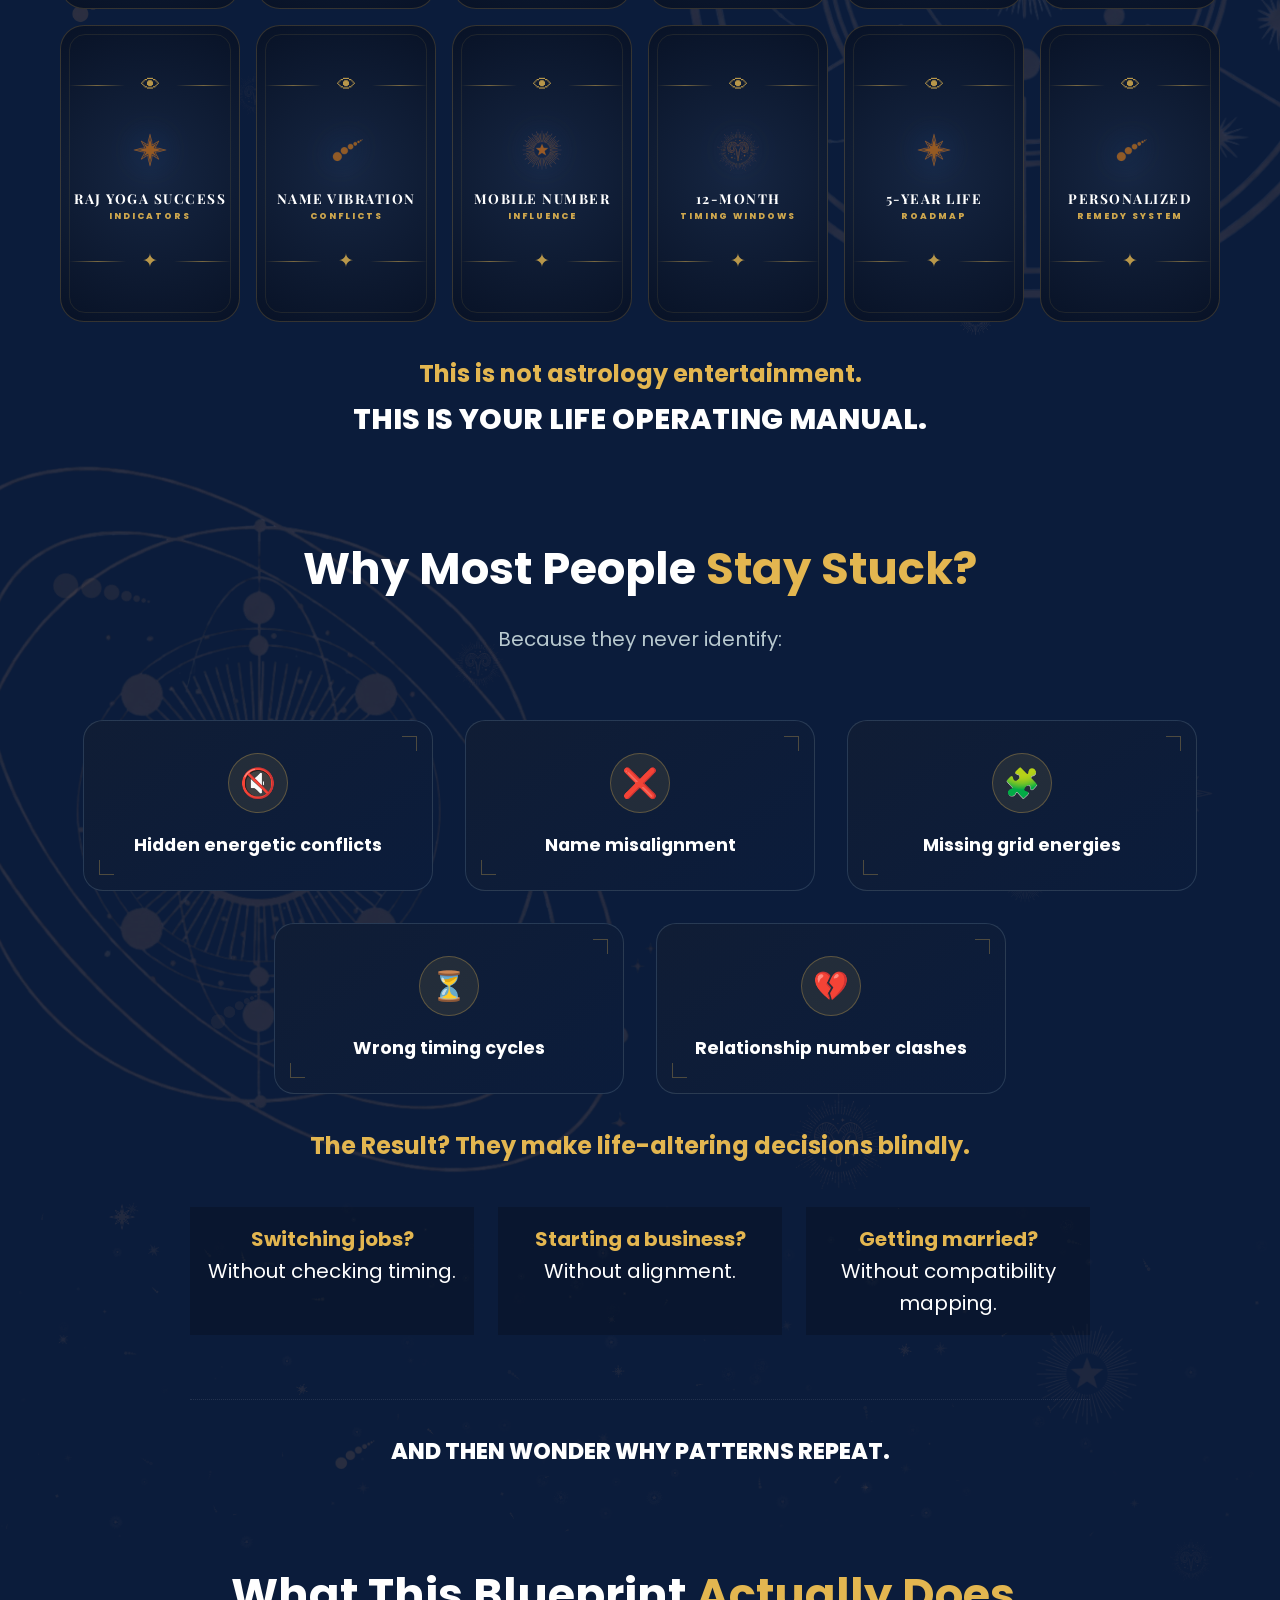
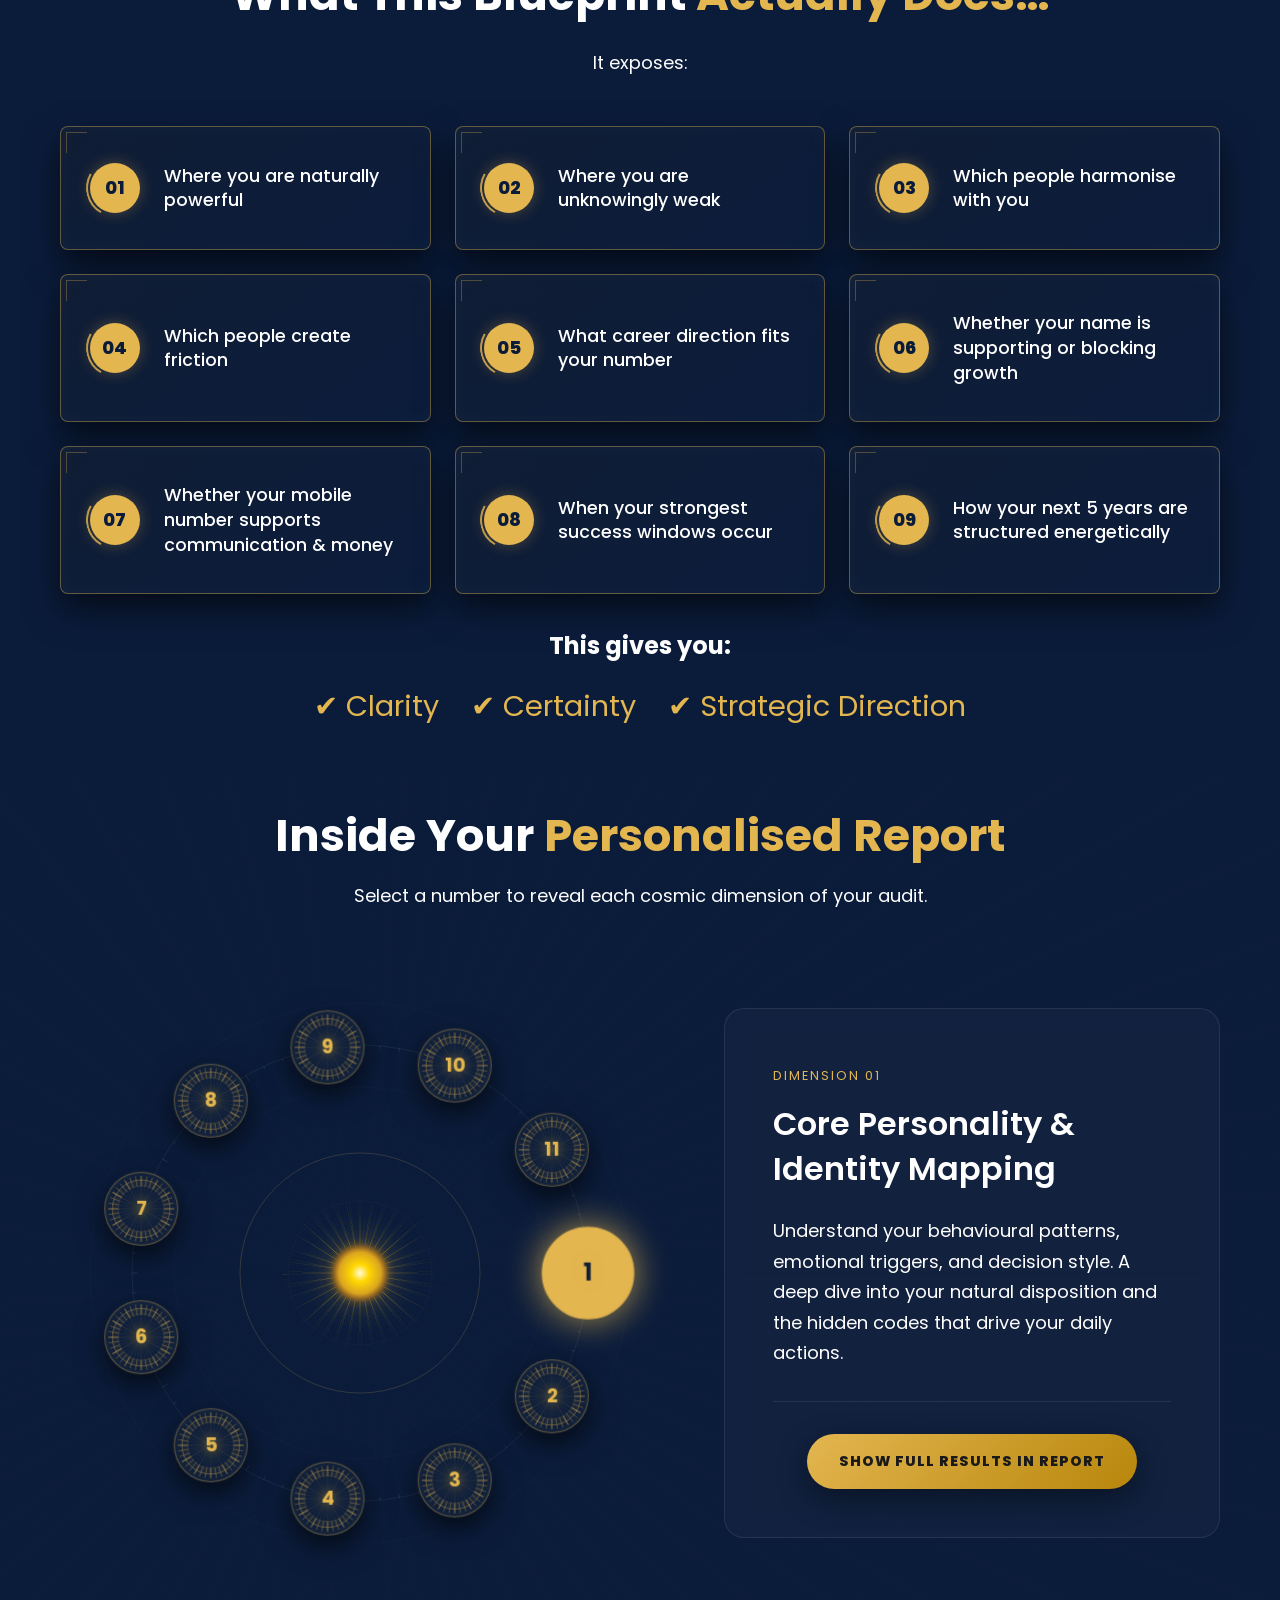
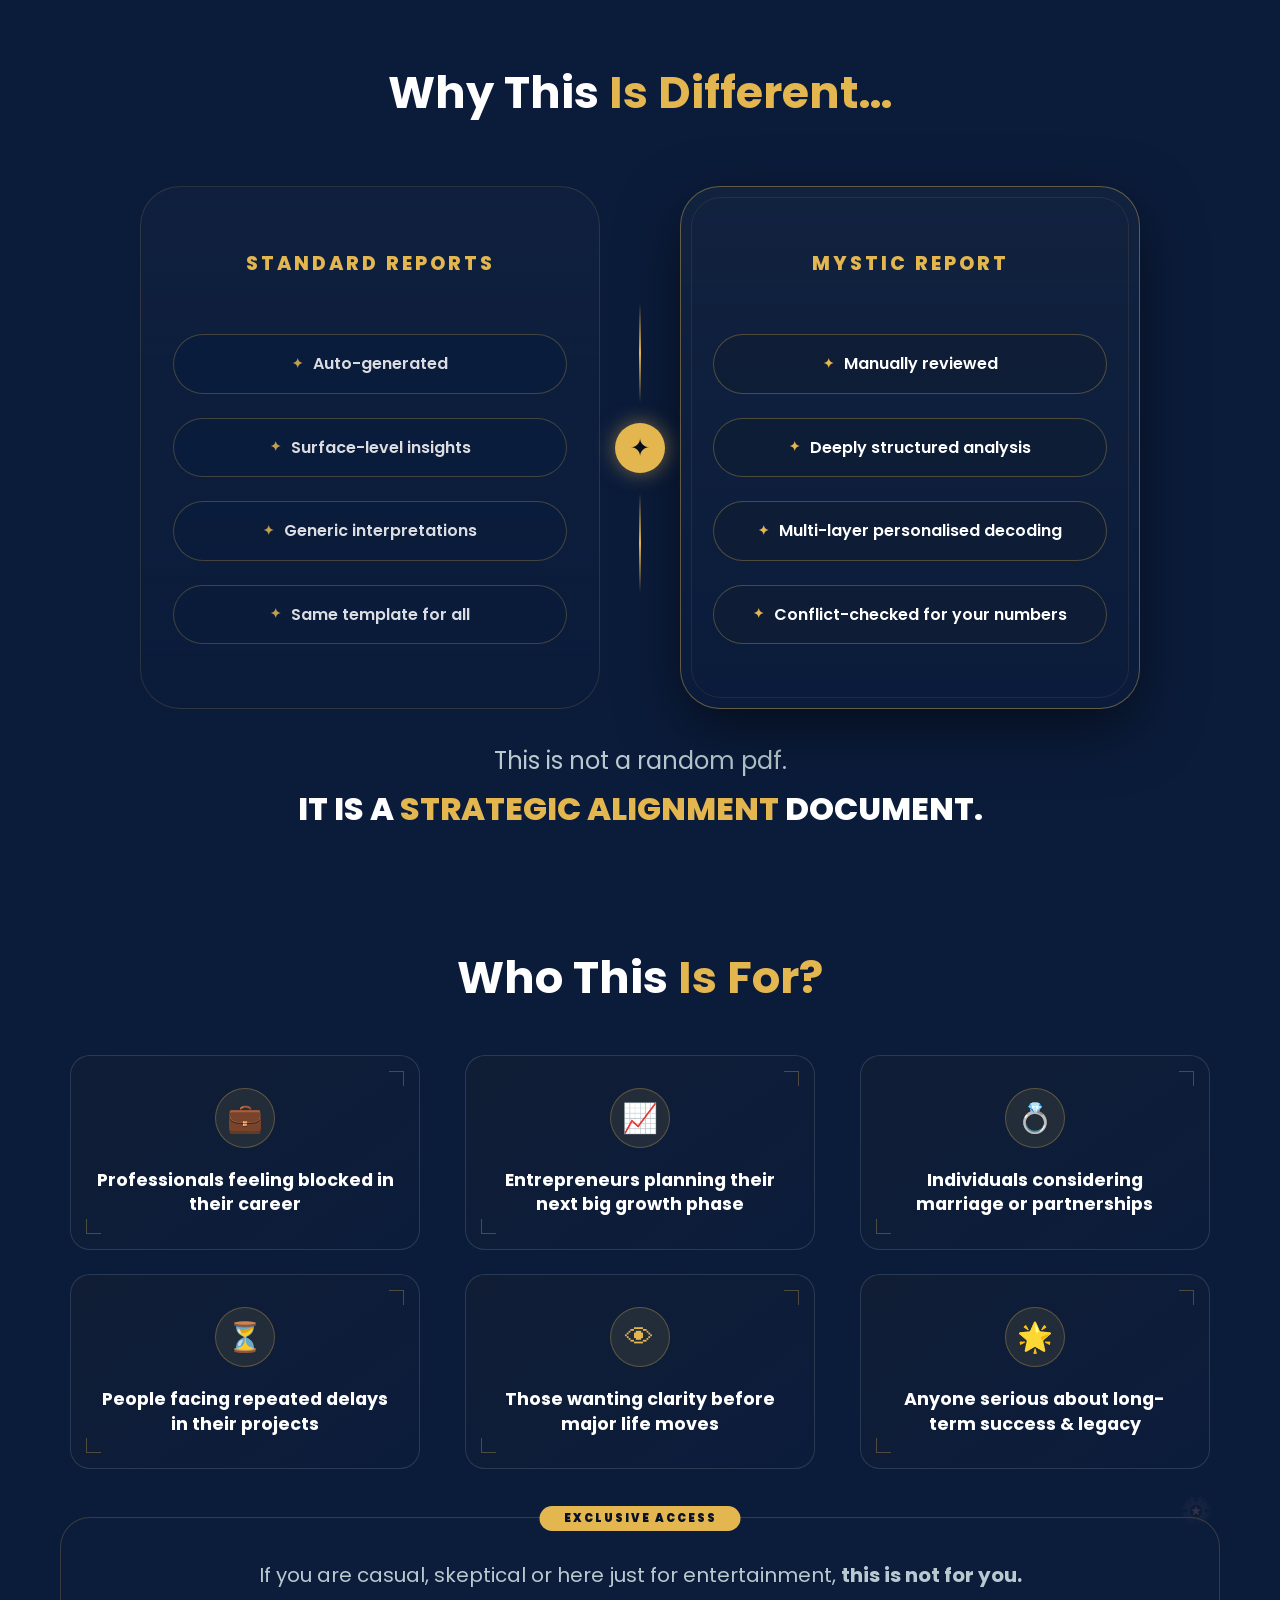
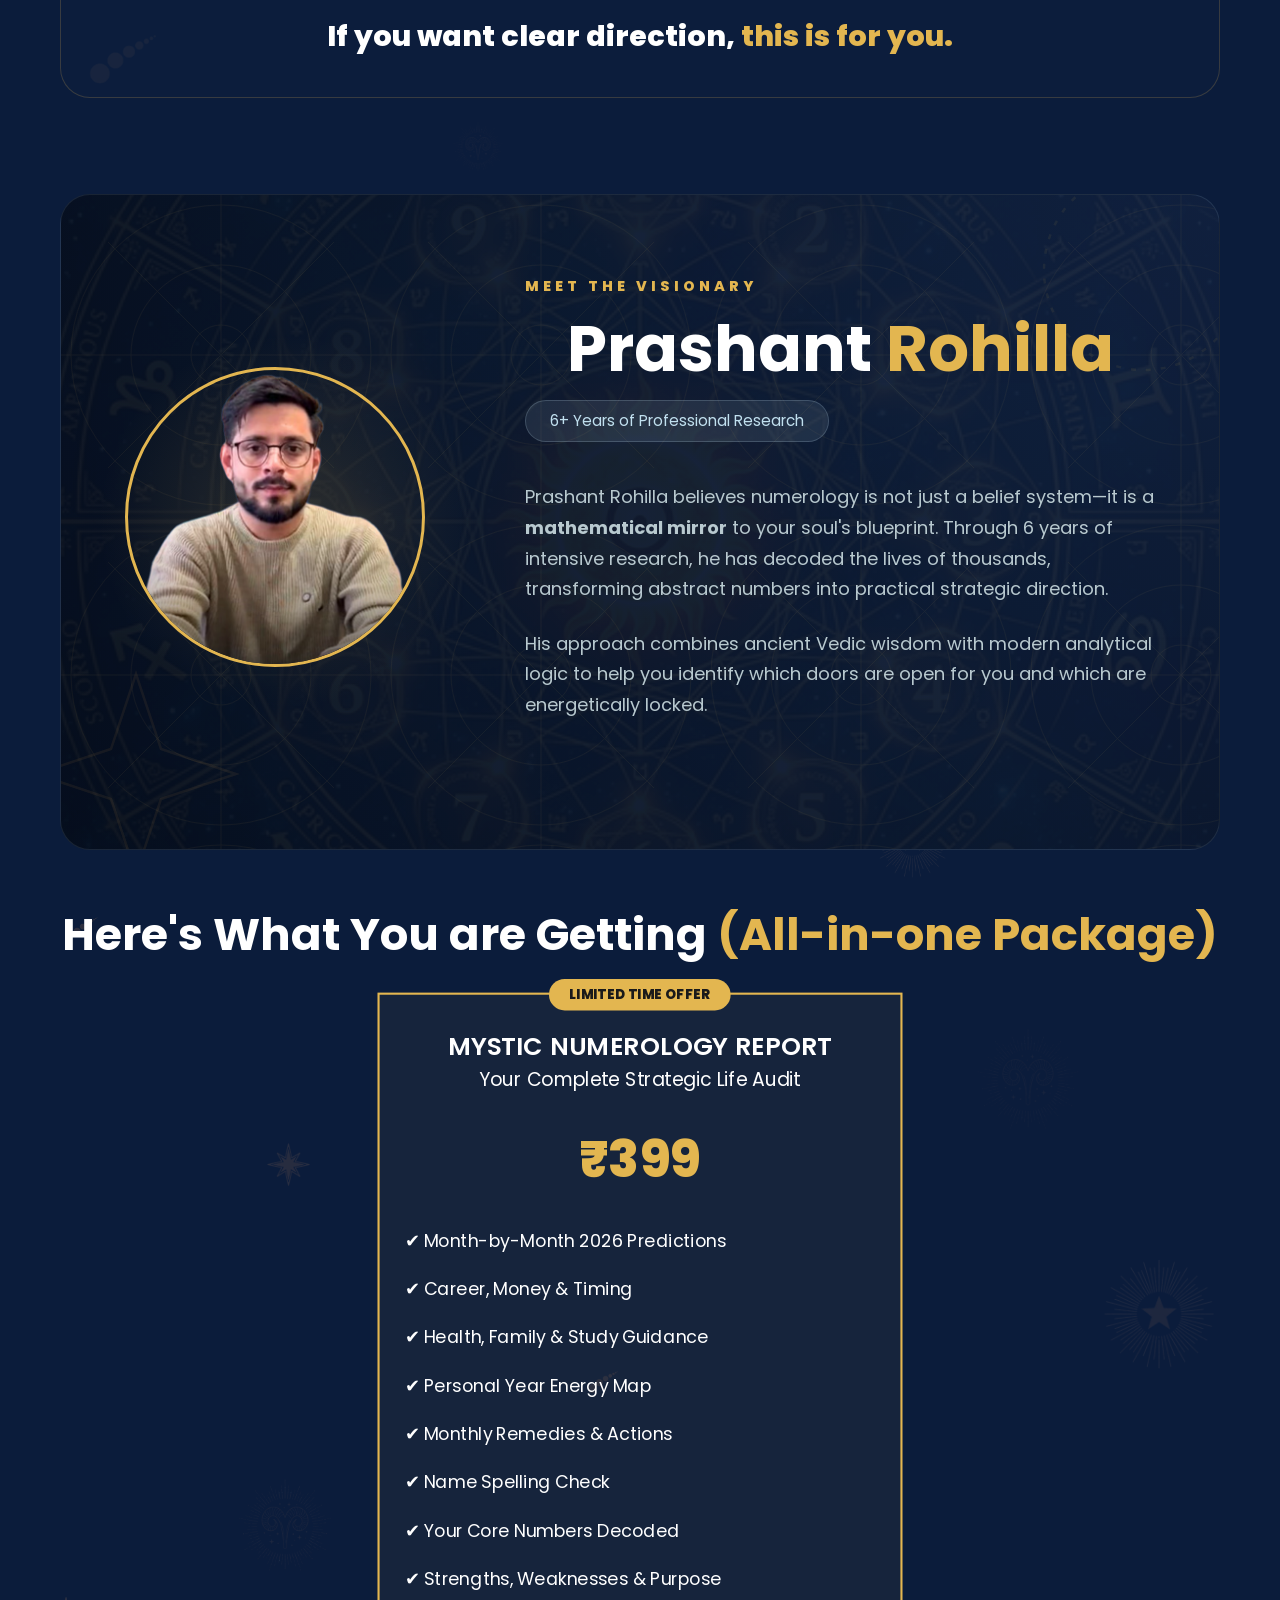
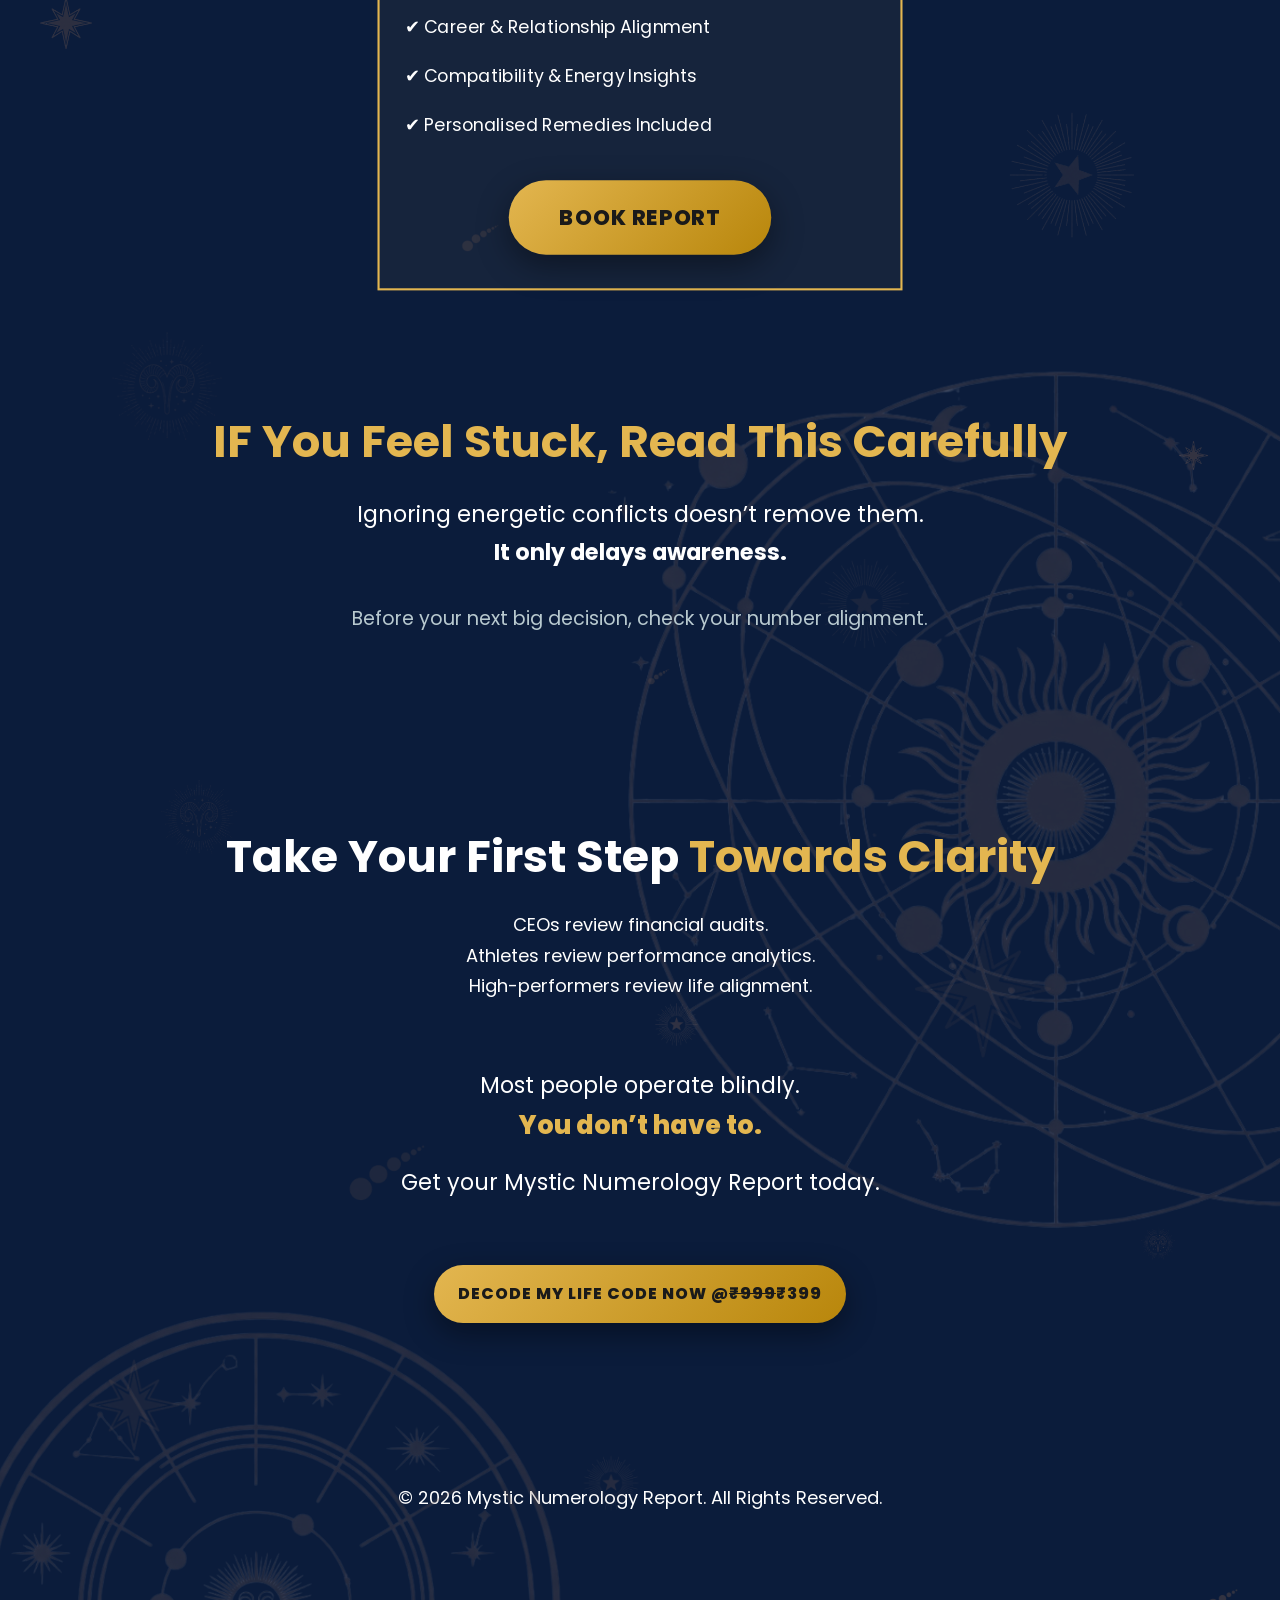
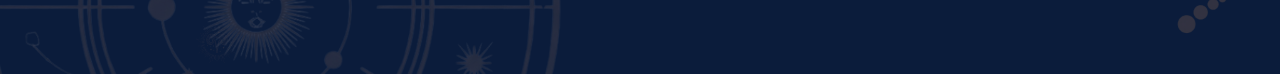
<file: prashantreport/index.html>
<!DOCTYPE html>
<html lang="en">
<head>
    <meta charset="UTF-8">
    <meta name="viewport" content="width=device-width, initial-scale=1.0">
    <title>The Mystic Numerology Report | Decode Your Life Code</title>
    <meta name="description" content="Unlock your future with a personalized 80+ page strategic life audit. Decode your core numbers and align your life path.">
    
    <!-- Fonts -->
    <link rel="preconnect" href="https://fonts.googleapis.com">
    <link rel="preconnect" href="https://fonts.gstatic.com" crossorigin>
    <link href="https://fonts.googleapis.com/css2?family=Poppins:wght@300;400;500;600;700;800&family=Playfair+Display:ital,wght@0,400;0,700;0,900;1,400&display=swap" rel="stylesheet">
    
    <!-- CSS -->
    <link rel="stylesheet" href="style.css">
</head>
<body>
    <!-- Stars Background -->
    <!-- Stars Background - RICH QUANTITY for full page coverage -->
    <div class="stars-bg">
        <!-- PRIMARY TOP-RIGHT ANCHOR (Corner Pinned) -->
        <img src="assets/full_cele_0.png" class="bg-full-cele" style="top: -35vh;right: -20vw;width: 50vw;opacity: 0.25;filter: invert(100%) brightness(1.5);" alt="">

        <!-- Large Background Celestial Objects -->

        <!-- LARGE FULL CELESTIAL ASSETS (Continuous Alternating Flow - NO GAPS) -->
        <img src="assets/full_cele_1.png" class="bg-full-cele" style="top: 0%; left: -15vw; width: 65vw; left: -20vw;width: 65vw;opacity: 0.10;margin-top: 20vh;filter: invert(100%) brightness(3.5); transform: rotate(90deg);" alt="">
        <img src="assets/full_cele_2.png" class="bg-full-cele" style="top: 8%; right: -20vw; width: 75vw; opacity: 0.25;filter: invert(100%) brightness(1.5);" alt="">
        <img src="assets/full_cele_3.png" class="bg-full-cele" style="top: 16%; left: -10vw; width: 70vw; opacity: 0.25;filter: invert(100%) brightness(1.5);" alt="">
        <img src="assets/full_cele_1.png" class="bg-full-cele" style="top: 24%; right: -15vw; width: 70vw; opacity: 0.25;filter: invert(100%) brightness(1.5); transform: rotate(90deg);" alt="">
        <img src="assets/full_cele_2.png" class="bg-full-cele" style="top: 32%; left: -12vw; width: 65vw; opacity: 0.25;filter: invert(100%) brightness(1.5);" alt="">
        
        <!-- Cleared range for 'Inside Your Personalised Report' (approx 40-65%) -->

        <img src="assets/full_cele_3.png" class="bg-full-cele" style="top: 88%; right: -20vw; width: 75vw; opacity: 0.25;filter: invert(100%) brightness(1.5);" alt="">
        <img src="assets/full_cele_1.png" class="bg-full-cele" style="top: 96%; left: -10vw; width: 60vw; opacity: 0.25;filter: invert(100%) brightness(1.5); transform: rotate(90deg);" alt="">

        <!-- 
            HIGH DENSITY STAR FIELD 
            Strategy: 20+ instances of each asset 
            Placing ONLY in empty zones (Left/Right alternating based on Cele asset presence)
            Avoiding range 43% - 68% (Report Section)
        -->

        <!-- (0-10%) Safe zones -->
        <img src="assets/star_mp.png" class="bg-decorative-img" style="top: 1%; right: 2vw; width: 60px; opacity: 0.15;">
        <img src="assets/star_mp_2.png" class="bg-decorative-img" style="top: 2%; right: 15vw; width: 40px; opacity: 0.25;">
        <img src="assets/star_mp_3.png" class="bg-decorative-img" style="top: 3%; right: 40vw; width: 30px; opacity: 0.12;">
        <img src="assets/star_mp_4.png" class="bg-decorative-img" style="top: 4%; right: 8vw; width: 80px; opacity: 0.3;">
        <img src="assets/star_mp.png" class="bg-decorative-img" style="top: 5%; right: 25vw; width: 50px; opacity: 0.1;">
        <img src="assets/star_mp_2.png" class="bg-decorative-img" style="top: 6%; right: 35vw; width: 90px; opacity: 0.2;">
        <img src="assets/star_mp_3.png" class="bg-decorative-img" style="top: 7%; left: 10vw; width: 45px; opacity: 0.15;">
        <img src="assets/star_mp_4.png" class="bg-decorative-img" style="top: 8%; left: 2vw; width: 120px; opacity: 0.35;">
        <img src="assets/star_mp.png" class="bg-decorative-img" style="top: 9%; left: 30vw; width: 70px; opacity: 0.18;">
        <img src="assets/star_mp_2.png" class="bg-decorative-img" style="top: 10%; right: 12vw; width: 55px; opacity: 0.22;">

        <!-- (11-21%) Safe zones -->
        <img src="assets/star_mp_3.png" class="bg-decorative-img" style="top: 11%; right: 4vw; width: 35px; opacity: 0.3;">
        <img src="assets/star_mp_4.png" class="bg-decorative-img" style="top: 12%; right: 28vw; width: 95px; opacity: 0.25; transform: rotate(15deg);">
        <img src="assets/star_mp.png" class="bg-decorative-img" style="top: 13%; right: 42vw; width: 40px; opacity: 0.12;">
        <img src="assets/star_mp_2.png" class="bg-decorative-img" style="top: 14%; left: 5vw; width: 110px; opacity: 0.2;">
        <img src="assets/star_mp_3.png" class="bg-decorative-img" style="top: 15%; left: 18vw; width: 50px; opacity: 0.15;">
        <img src="assets/star_mp_4.png" class="bg-decorative-img" style="top: 16%; right: 8vw; width: 65px; opacity: 0.3;">
        <img src="assets/star_mp.png" class="bg-decorative-img" style="top: 17%; right: 33vw; width: 100px; opacity: 0.18; transform: rotate(-10deg);">
        <img src="assets/star_mp_2.png" class="bg-decorative-img" style="top: 18%; right: 18vw; width: 45px; opacity: 0.35;">
        <img src="assets/star_mp_3.png" class="bg-decorative-img" style="top: 19%; left: 12vw; width: 85px; opacity: 0.2;">
        <img src="assets/star_mp_4.png" class="bg-decorative-img" style="top: 20%; right: 6vw; width: 130px; opacity: 0.25;">

        <!-- (22-42%) Safe zones -->
        <img src="assets/star_mp.png" class="bg-decorative-img" style="top: 22%; right: 5vw; width: 30px; opacity: 0.15;">
        <img src="assets/star_mp_2.png" class="bg-decorative-img" style="top: 23%; right: 25vw; width: 75px; opacity: 0.25;">
        <img src="assets/star_mp_3.png" class="bg-decorative-img" style="top: 24%; left: 10vw; width: 55px; opacity: 0.12;">
        <img src="assets/star_mp_4.png" class="bg-decorative-img" style="top: 25%; left: 25vw; width: 100px; opacity: 0.3; transform: scaleX(-1);">
        <img src="assets/star_mp.png" class="bg-decorative-img" style="top: 26%; right: 12vw; width: 40px; opacity: 0.18;">
        <img src="assets/star_mp_2.png" class="bg-decorative-img" style="top: 27%; right: 40vw; width: 65px; opacity: 0.22;">
        <img src="assets/star_mp_3.png" class="bg-decorative-img" style="top: 28%; left: 4vw; width: 90px; opacity: 0.33;">
        <img src="assets/star_mp_4.png" class="bg-decorative-img" style="top: 29%; left: 18vw; width: 50px; opacity: 0.25;">
        <img src="assets/star_mp.png" class="bg-decorative-img" style="top: 30%; right: 8vw; width: 110px; opacity: 0.15;">
        <img src="assets/star_mp_2.png" class="bg-decorative-img" style="top: 31%; right: 22vw; width: 45px; opacity: 0.4;">
        <img src="assets/star_mp_3.png" class="bg-decorative-img" style="top: 33%; left: 2vw; width: 140px; opacity: 0.2; transform: rotate(45deg);">
        <img src="assets/star_mp_4.png" class="bg-decorative-img" style="top: 34%; left: 35vw; width: 60px; opacity: 0.35;">
        <img src="assets/star_mp.png" class="bg-decorative-img" style="top: 35%; right: 4vw; width: 95px; opacity: 0.12;">
        <img src="assets/star_mp_2.png" class="bg-decorative-img" style="top: 36%; right: 18vw; width: 50px; opacity: 0.25;">
        <img src="assets/star_mp_3.png" class="bg-decorative-img" style="top: 37%; left: 15vw; width: 80px; opacity: 0.15;">
        <img src="assets/star_mp_4.png" class="bg-decorative-img" style="top: 38%; right: 30vw; width: 115px; opacity: 0.3;">
        <img src="assets/star_mp.png" class="bg-decorative-img" style="top: 39%; left: 8vw; width: 40px; opacity: 0.22;">
        <img src="assets/star_mp_2.png" class="bg-decorative-img" style="top: 40%; right: 10vw; width: 130px; opacity: 0.18;">
        <img src="assets/star_mp_3.png" class="bg-decorative-img" style="top: 41%; left: 25vw; width: 65px; opacity: 0.3;">
        <img src="assets/star_mp_4.png" class="bg-decorative-img" style="top: 42%; right: 5vw; width: 50px; opacity: 0.25;">

        <!-- (69-100%) Safe zones -->
        <img src="assets/star_mp.png" class="bg-decorative-img" style="top: 69%; left: 15vw; width: 90px; opacity: 0.12;">
        <img src="assets/star_mp_2.png" class="bg-decorative-img" style="top: 70%; right: 5vw; width: 40px; opacity: 0.35;">
        <img src="assets/star_mp_3.png" class="bg-decorative-img" style="top: 71%; left: 5vw; width: 110px; opacity: 0.2;">
        <img src="assets/star_mp_4.png" class="bg-decorative-img" style="top: 72%; left: 35vw; width: 60px; opacity: 0.15;">
        <img src="assets/star_mp.png" class="bg-decorative-img" style="top: 73%; right: 12vw; width: 130px; opacity: 0.18;">
        <img src="assets/star_mp_2.png" class="bg-decorative-img" style="top: 74%; right: 35vw; width: 45px; opacity: 0.25;">
        <img src="assets/star_mp_3.png" class="bg-decorative-img" style="top: 75%; left: 10vw; width: 85px; opacity: 0.12; transform: rotate(-15deg);">
        <img src="assets/star_mp_4.png" class="bg-decorative-img" style="top: 76%; left: 30vw; width: 150px; opacity: 0.32;">
        <img src="assets/star_mp.png" class="bg-decorative-img" style="top: 77%; right: 8vw; width: 55px; opacity: 0.15;">
        <img src="assets/star_mp_2.png" class="bg-decorative-img" style="top: 78%; right: 25vw; width: 95px; opacity: 0.22;">
        <img src="assets/star_mp_3.png" class="bg-decorative-img" style="top: 79%; left: 5vw; width: 40px; opacity: 0.35;">
        <img src="assets/star_mp_4.png" class="bg-decorative-img" style="top: 80%; right: 15vw; width: 120px; opacity: 0.1;">
        <img src="assets/star_mp.png" class="bg-decorative-img" style="top: 81%; left: 20vw; width: 65px; opacity: 0.28;">
        <img src="assets/star_mp_2.png" class="bg-decorative-img" style="top: 82%; right: 4vw; width: 140px; opacity: 0.18;">
        <img src="assets/star_mp_3.png" class="bg-decorative-img" style="top: 83%; left: 45vw; width: 50px; opacity: 0.25;">
        <img src="assets/star_mp_4.png" class="bg-decorative-img" style="top: 84%; left: 18vw; width: 110px; opacity: 0.15;">
        <img src="assets/star_mp.png" class="bg-decorative-img" style="top: 85%; left: 2vw; width: 80px; opacity: 0.33;">
        <img src="assets/star_mp_2.png" class="bg-decorative-img" style="top: 86%; right: 10vw; width: 160px; opacity: 0.2; transform: rotate(90deg);">
        <img src="assets/star_mp_3.png" class="bg-decorative-img" style="top: 87%; left: 35vw; width: 60px; opacity: 0.25;">
        <img src="assets/star_mp_4.png" class="bg-decorative-img" style="top: 88%; left: 8vw; width: 130px; opacity: 0.18;">
        <img src="assets/star_mp.png" class="bg-decorative-img" style="top: 89%; right: 5vw; width: 45px; opacity: 0.4;">
        <img src="assets/star_mp_2.png" class="bg-decorative-img" style="top: 90%; right: 28vw; width: 115px; opacity: 0.15;">
        <img src="assets/star_mp_3.png" class="bg-decorative-img" style="top: 91%; left: 50vw; width: 35px; opacity: 0.3;">
        <img src="assets/star_mp_4.png" class="bg-decorative-img" style="top: 92%; left: 12vw; width: 90px; opacity: 0.22;">
        <img src="assets/star_mp.png" class="bg-decorative-img" style="top: 93%; right: 15vw; width: 210px; opacity: 0.1;">
        <img src="assets/star_mp_2.png" class="bg-decorative-img" style="top: 94%; right: 45vw; width: 55px; opacity: 0.35;">
        <img src="assets/star_mp_3.png" class="bg-decorative-img" style="top: 95%; left: 25vw; width: 125px; opacity: 0.2;">
        <img src="assets/star_mp_4.png" class="bg-decorative-img" style="top: 96%; right: 8vw; width: 40px; opacity: 0.45;">
        <img src="assets/star_mp.png" class="bg-decorative-img" style="top: 97%; left: 5vw; width: 140px; opacity: 0.15;">
        <img src="assets/star_mp_2.png" class="bg-decorative-img" style="top: 98%; left: 45vw; width: 70px; opacity: 0.25;">
        <img src="assets/star_mp_3.png" class="bg-decorative-img" style="top: 99%; right: 2vw; width: 100px; opacity: 0.4;">
        <img src="assets/star_mp_4.png" class="bg-decorative-img" style="top: 99.5%; left: 15vw; width: 50px; opacity: 0.3;">

        <!-- Traditional symbols -->
        <span class="star tiny" style="top: 3%; left: 8%;">✦</span>
        <span class="star small" style="top: 7%; left: 25%;">☆</span>
        <span class="star num large" style="top: 12%; left: 40%;">3</span>
    </div>


    <!-- Hero Section -->
    <section class="hero">
        <div class="container">
            <div class="badge">Strategic Life Audit & Alignment</div>
            <h1>Understand Your Future, <span class="highlight">Strengths, and Life Direction</span> with Numerology.</h1>
            <p class="hero-desc"><strong>Receive Your Personalized 5-Year Prediction</strong></p>
            
            <div class="hero-image-wrapper">
                <img src="assets/mysitc_report.png" alt="Mystic Numerology Report Mockup">
            </div>

            <div class="benefit-strips">
                <span class="benefit-badge">✅ Identify hidden blocks</span>
                <span class="benefit-badge">✅ Understand delays</span>
                <span class="benefit-badge">✅ Realign your numbers for smoother growth</span>
                <span class="benefit-badge">✅ Activate your luck</span>

            </div>

            <div class="cta-box">
                <a href="#pricing" class="cta-btn">
                    Generate my report ₹<s>999</s> ₹399
                </a>
                <div class="countdown-timer-box">
                    Offer is going to end Soon: <span id="timer-display">10:00</span>
                </div>
                <p class="lang-note">Available in हिन्दी | English</p>
            </div>
        </div>
    </section>


    <!-- Testimonial Slider Section -->
    <section class="testi-slider-section">
        <div class="container">
            <h2>Here's What <span class="highlight">Customers</span> have to say</h2>
        </div>
        <div class="testi-slider-block">
            <div class="testi-slider-track" id="testiTrack">
                <div class="testi-slide"><img src="assets/Testi_1.webp" alt="Testimonial 1"></div>
                <div class="testi-slide"><img src="assets/Testi_2.webp" alt="Testimonial 2"></div>
                <div class="testi-slide"><img src="assets/Testi_3.webp" alt="Testimonial 3"></div>
            </div>
        </div>
        <div class="testi-dots" id="testiDots"></div>
    </section>

    <!-- Introducing Section -->

    <section class="introducing">
        <div class="container">
            <h2>Introducing <span class="highlight">The Mystic Numerology Report</span></h2>
              <div class="hero-image-wrapper">
                <img src="assets/mysitc_report_mock.png" alt="Mystic Numerology Report Mockup">
            </div>
            <p class="section-subtitle" style="text-align: center;     margin-top: -100px;
margin-bottom: 1.5rem;">It is a personalised 80+ page strategic life audit that reveals:</p>
            <div class="oracle-grid">
                <!-- Card 1 -->
                <div class="oracle-card">
                    <div class="oracle-divider"><span class="oracle-div-icon">👁</span></div>
                    <div class="oracle-main-symbol"><img src="assets/star_mp_2.png" alt="Identity"></div>
                    <h3>Core Identity Code <span>(MOOLANK)</span></h3>
                    <div class="oracle-divider"><span class="oracle-div-icon">✦</span></div>
                </div>
                <!-- Card 2 -->
                <div class="oracle-card">
                    <div class="oracle-divider"><span class="oracle-div-icon">👁</span></div>
                    <div class="oracle-main-symbol"><img src="assets/star_mp_4.png" alt="Destiny"></div>
                    <h3>Destiny Direction Code <span>(BHAGYANK)</span></h3>
                    <div class="oracle-divider"><span class="oracle-div-icon">✦</span></div>
                </div>
                <!-- Card 3 -->
                <div class="oracle-card">
                    <div class="oracle-divider"><span class="oracle-div-icon">👁</span></div>
                    <div class="oracle-main-symbol"><img src="assets/star_mp.png" alt="Map"></div>
                    <h3>Your Strength & <span>WEAKNESS MAP</span></h3>
                    <div class="oracle-divider"><span class="oracle-div-icon">✦</span></div>
                </div>
                <!-- Card 4 -->
                <div class="oracle-card">
                    <div class="oracle-divider"><span class="oracle-div-icon">👁</span></div>
                    <div class="oracle-main-symbol"><img src="assets/star_mp_3.png" alt="Compatibility"></div>
                    <h3>Compatibility <span>BLUEPRINT</span></h3>
                    <div class="oracle-divider"><span class="oracle-div-icon">✦</span></div>
                </div>
                <!-- Card 5 -->
                <div class="oracle-card">
                    <div class="oracle-divider"><span class="oracle-div-icon">👁</span></div>
                    <div class="oracle-main-symbol"><img src="assets/star_mp_2.png" alt="Career"></div>
                    <h3>Career Alignment <span>STRATEGY</span></h3>
                    <div class="oracle-divider"><span class="oracle-div-icon">✦</span></div>
                </div>
                <!-- Card 6 -->
                <div class="oracle-card">
                    <div class="oracle-divider"><span class="oracle-div-icon">👁</span></div>
                    <div class="oracle-main-symbol"><img src="assets/star_mp_4.png" alt="Lo-Shu"></div>
                    <h3>Lo-Shu Grid <span>ENERGY AUDIT</span></h3>
                    <div class="oracle-divider"><span class="oracle-div-icon">✦</span></div>
                </div>
                <!-- Card 7 -->
                <div class="oracle-card">
                    <div class="oracle-divider"><span class="oracle-div-icon">👁</span></div>
                    <div class="oracle-main-symbol"><img src="assets/star_mp.png" alt="Raj Yoga"></div>
                    <h3>Raj Yoga Success <span>INDICATORS</span></h3>
                    <div class="oracle-divider"><span class="oracle-div-icon">✦</span></div>
                </div>
                <!-- Card 8 -->
                <div class="oracle-card">
                    <div class="oracle-divider"><span class="oracle-div-icon">👁</span></div>
                    <div class="oracle-main-symbol"><img src="assets/star_mp_3.png" alt="Name"></div>
                    <h3>Name Vibration <span>CONFLICTS</span></h3>
                    <div class="oracle-divider"><span class="oracle-div-icon">✦</span></div>
                </div>
                <!-- Card 9 -->
                <div class="oracle-card">
                    <div class="oracle-divider"><span class="oracle-div-icon">👁</span></div>
                    <div class="oracle-main-symbol"><img src="assets/star_mp_2.png" alt="Mobile"></div>
                    <h3>Mobile Number <span>INFLUENCE</span></h3>
                    <div class="oracle-divider"><span class="oracle-div-icon">✦</span></div>
                </div>
                <!-- Card 10 -->
                <div class="oracle-card">
                    <div class="oracle-divider"><span class="oracle-div-icon">👁</span></div>
                    <div class="oracle-main-symbol"><img src="assets/star_mp_4.png" alt="Windows"></div>
                    <h3>12-Month <span>TIMING WINDOWS</span></h3>
                    <div class="oracle-divider"><span class="oracle-div-icon">✦</span></div>
                </div>
                <!-- Card 11 -->
                <div class="oracle-card">
                    <div class="oracle-divider"><span class="oracle-div-icon">👁</span></div>
                    <div class="oracle-main-symbol"><img src="assets/star_mp.png" alt="Roadmap"></div>
                    <h3>5-Year Life <span>ROADMAP</span></h3>
                    <div class="oracle-divider"><span class="oracle-div-icon">✦</span></div>
                </div>
                <!-- Card 12 -->
                <div class="oracle-card">
                    <div class="oracle-divider"><span class="oracle-div-icon">👁</span></div>
                    <div class="oracle-main-symbol"><img src="assets/star_mp_3.png" alt="Remedy"></div>
                    <h3>Personalized <span>REMEDY SYSTEM</span></h3>
                    <div class="oracle-divider"><span class="oracle-div-icon">✦</span></div>
                </div>
            </div>
            <div style="text-align: center; margin-top: 2rem;">
                <p style="font-size: 1.5rem; font-weight: 700; color: var(--gold);">This is not astrology entertainment.</p>
                <p style="font-size: 1.8rem; font-weight: 800; text-transform: uppercase;">This is your life operating manual.</p>
            </div>
        </div>
    </section>

    <!-- Why Most People Stay Stuck Section -->
    <section class="problem bg-dark">
        <div class="container">
            <h2 style="text-align: center;">Why Most People <span class="highlight">Stay Stuck?</span></h2>
            <p style="text-align: center; font-size: 1.25rem; color: var(--text-muted); margin-bottom: 2rem;">Because they never identify:</p>
            <div class="talisman-flex">
                <!-- Card 1 -->
                <div class="talisman-card">
                    <div class="talisman-corner tr"></div>
                    <div class="talisman-corner bl"></div>
                    <div class="talisman-symbol">🔇</div>
                    <h3>Hidden energetic conflicts</h3>
                </div>
                <!-- Card 2 -->
                <div class="talisman-card">
                    <div class="talisman-corner tr"></div>
                    <div class="talisman-corner bl"></div>
                    <div class="talisman-symbol">❌</div>
                    <h3>Name misalignment</h3>
                </div>
                <!-- Card 3 -->
                <div class="talisman-card">
                    <div class="talisman-corner tr"></div>
                    <div class="talisman-corner bl"></div>
                    <div class="talisman-symbol">🧩</div>
                    <h3>Missing grid energies</h3>
                </div>
                <!-- Card 4 -->
                <div class="talisman-card">
                    <div class="talisman-corner tr"></div>
                    <div class="talisman-corner bl"></div>
                    <div class="talisman-symbol">⏳</div>
                    <h3>Wrong timing cycles</h3>
                </div>
                <!-- Card 5 -->
                <div class="talisman-card">
                    <div class="talisman-corner tr"></div>
                    <div class="talisman-corner bl"></div>
                    <div class="talisman-symbol">💔</div>
                    <h3>Relationship number clashes</h3>
                </div>
            </div>

            <div style="text-align: center; margin-top: 2rem; max-width: 900px; margin-left: auto; margin-right: auto;">
                <p style="font-size: 1.5rem; color: var(--gold); font-weight: 700; margin-bottom: 2.5rem;">The Result? They make life-altering decisions blindly.</p>
                <div style="display: flex; flex-wrap: wrap; justify-content: center; gap: 1.5rem;">
                    <div class="insight-item" style="flex: 1 1 250px;"><strong>Switching jobs?</strong> Without checking timing.</div>
                    <div class="insight-item" style="flex: 1 1 250px;"><strong>Starting a business?</strong> Without alignment.</div>
                    <div class="insight-item" style="flex: 1 1 250px;"><strong>Getting married?</strong> Without compatibility mapping.</div>
                </div>
                <p style="margin-top: 3rem; font-size: 1.4rem; font-weight: 800; text-transform: uppercase; color: var(--white); border-top: 1px dotted rgba(255,255,255,0.1); padding-top: 2rem;">AND THEN WONDER WHY PATTERNS REPEAT.</p>
            </div>
        </div>
    </section>

    <!-- What This Blueprint Actually Does Section -->
    <section class="benefits">
        <div class="container">
            <h2>What This Blueprint <span class="highlight">Actually Does…</span></h2>
            <p style="text-align: center; margin-bottom: 3rem;">It exposes:</p>
            <div class="benefit-grid">
                <div class="benefit-card"><span class="benefit-icon">01</span><p>Where you are naturally powerful</p></div>
                <div class="benefit-card"><span class="benefit-icon">02</span><p>Where you are unknowingly weak</p></div>
                <div class="benefit-card"><span class="benefit-icon">03</span><p>Which people harmonise with you</p></div>
                <div class="benefit-card"><span class="benefit-icon">04</span><p>Which people create friction</p></div>
                <div class="benefit-card"><span class="benefit-icon">05</span><p>What career direction fits your number</p></div>
                <div class="benefit-card"><span class="benefit-icon">06</span><p>Whether your name is supporting or blocking growth</p></div>
                <div class="benefit-card"><span class="benefit-icon">07</span><p>Whether your mobile number supports communication & money</p></div>
                <div class="benefit-card"><span class="benefit-icon">08</span><p>When your strongest success windows occur</p></div>
                <div class="benefit-card"><span class="benefit-icon">09</span><p>How your next 5 years are structured energetically</p></div>
            </div>
            <div style="text-align: center; margin-top: 2rem;">
                <p style="font-size: 1.5rem; font-weight: 700;">This gives you:</p>
                <div style="display: flex; justify-content: center; gap: 2rem; margin-top: 1rem; flex-wrap: wrap;">
                    <span class="highlight" style="font-size: 1.8rem;">✔ Clarity</span>
                    <span class="highlight" style="font-size: 1.8rem;">✔ Certainty</span>
                    <span class="highlight" style="font-size: 1.8rem;">✔ Strategic Direction</span>
                </div>
            </div>
        </div>
    </section>

    <!-- Section Spacer -->
    <div style="position: relative; height: 0; overflow: visible;"></div>

    <!-- Inside Your Personalised Report Section (Circular Numerology Wheel) -->
    <section class="detailed-insights numerology-wheel-section">
        <div class="container">
            <h2 style="text-align: center; margin-bottom: 1rem;">Inside Your <span class="highlight">Personalised Report</span></h2>
            <p class="section-subtitle" style="text-align: center; margin-bottom: 4rem;">Select a number to reveal each cosmic dimension of your audit.</p>
            
            <div class="numerology-wheel-container">
                <!-- Large Circular Wheel -->
                <div class="wheel-wrapper">
            <!-- Infinite Radiating Rays Backdrop -->
            <div class="wheel-infinite-rays"></div>
            
            <div class="cosmic-wheel">
                        <!-- Decorative center -->
                        <div class="wheel-center">
                            <div class="sun-glow"></div>
                            <span class="center-icon">✦</span>
                        </div>
                        
                        <!-- Numbered Nodes arranged in circle -->
                        <!-- 11 nodes total -->
                        <div class="wheel-node active" style="--i: 1" data-target="s1" data-num="01">1</div>
                        <div class="wheel-node" style="--i: 2" data-target="s2" data-num="02">2</div>
                        <div class="wheel-node" style="--i: 3" data-target="s3" data-num="03">3</div>
                        <div class="wheel-node" style="--i: 4" data-target="s4" data-num="04">4</div>
                        <div class="wheel-node" style="--i: 5" data-target="s5" data-num="05">5</div>
                        <div class="wheel-node" style="--i: 6" data-target="s6" data-num="06">6</div>
                        <div class="wheel-node" style="--i: 7" data-target="s7" data-num="07">7</div>
                        <div class="wheel-node" style="--i: 8" data-target="s8" data-num="08">8</div>
                        <div class="wheel-node" style="--i: 9" data-target="s9" data-num="09">9</div>
                        <div class="wheel-node" style="--i: 10" data-target="s10" data-num="10">10</div>
                        <div class="wheel-node" style="--i: 11" data-target="s11" data-num="11">11</div>
                    </div>
                </div>

                <!-- Detail Panel -->
                <div class="wheel-details-panel">
                    <div id="s1" class="wheel-content active">
                        <span class="topic-tag">Dimension 01</span>
                        <h3>Core Personality & Identity Mapping</h3>
                        <p>Understand your behavioural patterns, emotional triggers, and decision style. A deep dive into your natural disposition and the hidden codes that drive your daily actions.</p>
                    </div>
                    <div id="s2" class="wheel-content">
                        <span class="topic-tag">Dimension 02</span>
                        <h3>Strengths & Weaknesses Exposure</h3>
                        <p>See where ego, impatience, or imbalance may be silently affecting outcomes. Identify the "silent killers" of your success and the natural power points you've been underutilizing.</p>
                    </div>
                    <div id="s3" class="wheel-content">
                        <span class="topic-tag">Dimension 03</span>
                        <h3>Compatibility & Relationship Map</h3>
                        <p>Identify supportive numbers vs conflicting numbers. Map out the energy of your inner circle and understand why certain connections feel like friction while others feel like flow.</p>
                    </div>
                    <div id="s4" class="wheel-content">
                        <span class="topic-tag">Dimension 04</span>
                        <h3>Career & Business Alignment Strategy</h3>
                        <p>Discover industries, leadership roles, and work environments aligned with your energy. Find the professional path of least resistance where your numbers naturally thrive.</p>
                    </div>
                    <div id="s5" class="wheel-content">
                        <span class="topic-tag">Dimension 05</span>
                        <h3>Lo-Shu Grid Energy Audit</h3>
                        <p>Find missing energies that cause instability or stagnation. A holistic energetic checkup of your life square to ensure all four corners of your reality are balanced.</p>
                    </div>
                    <div id="s6" class="wheel-content">
                        <span class="topic-tag">Dimension 06</span>
                        <h3>Raj Yoga Activation Check</h3>
                        <p>Identify potential wealth and power alignments. Check for the rare number combinations that signify significant success windows and material abundance.</p>
                    </div>
                    <div id="s7" class="wheel-content">
                        <span class="topic-tag">Dimension 07</span>
                        <h3>Name Vibration Diagnosis</h3>
                        <p>Is your name enhancing your destiny… or blocking it? A strategic audit of your name's vibration and how it interacts with your birth destiny path.</p>
                    </div>
                    <div id="s8" class="wheel-content">
                        <span class="topic-tag">Dimension 08</span>
                        <h3>Mobile Number Influence</h3>
                        <p>Your daily communication channel impacts opportunities. Every digit you use sends a signature; ensure yours is attracting frequency-aligned opportunities.</p>
                    </div>
                    <div id="s9" class="wheel-content">
                        <span class="topic-tag">Dimension 09</span>
                        <h3>12-Month Forecast Strategy</h3>
                        <p>Know your high-power months and caution periods. A month-by-month tactical guide to navigation the energetic tides of the coming year.</p>
                    </div>
                    <div id="s10" class="wheel-content">
                        <span class="topic-tag">Dimension 10</span>
                        <h3>5-Year Strategic Outlook</h3>
                        <p>Plan career, marriage, relocation, and investments wisely. A long-range panoramic view of your energetic evolution over the next half-decade.</p>
                    </div>
                    <div id="s11" class="wheel-content">
                        <span class="topic-tag">Dimension 11</span>
                        <h3>Personalised Remedies & Correction System</h3>
                        <p>Action steps to restore energetic balance. Practical, logical, and effective corrections designed to realign your path towards smoother growth.</p>
                    </div>
                    
                    <div class="show-results-cta">
                        <a href="#pricing" class="cta-btn" style="padding: 1rem 2rem; font-size: 0.9rem;">Show Full Results in Report</a>
                    </div>
                </div>
            </div>
        </div>
    </section>

    <!-- Why This Is Different Section -->
    <section class="comparison-section">
        <div class="container">
            <h2 style="text-align: center;">Why This <span class="highlight">Is Different…</span></h2>
            
            <div class="diff-container">
                <!-- Generic Side -->
                <div class="diff-column generic">
                    <div class="diff-header">
                        <h3>Standard Reports</h3>
                    </div>
                    <div class="sacred-token">Auto-generated</div>
                    <div class="sacred-token">Surface-level insights</div>
                    <div class="sacred-token">Generic interpretations</div>
                    <div class="sacred-token">Same template for all</div>
                </div>

                <!-- Central Divider -->
                <div class="diff-divider">
                    <div class="diff-divider-line"></div>
                    <div class="diff-divider-icon">✦</div>
                    <div class="diff-divider-line"></div>
                </div>

                <!-- Mystic Side -->
                <div class="diff-column mystic">
                    <div class="diff-header">
                        <h3>Mystic Report</h3>
                    </div>
                    <div class="sacred-token">Manually reviewed</div>
                    <div class="sacred-token">Deeply structured analysis</div>
                    <div class="sacred-token">Multi-layer personalised decoding</div>
                    <div class="sacred-token">Conflict-checked for your numbers</div>
                </div>
            </div>

            <div style="text-align: center; margin-top: 2rem;">
                <p style="font-size: 1.5rem; color: var(--text-muted);">This is not a random pdf.</p>
                <p style="font-size: 2rem; font-weight: 800; color: var(--white); text-transform: uppercase;">It is a <span class="highlight">strategic alignment</span> document.</p>
            </div>
        </div>
    </section>

    <!-- Decoration Layer -->
    <div style="position: relative; height: 0; overflow: visible;"></div>


    <!-- Who This Is For Section -->
    <section class="who-for">
        <div class="container">
            <h2 style="text-align: center;">Who This <span class="highlight">Is For?</span></h2>
            <div class="talisman-grid">
                <!-- Card 1 -->
                <div class="talisman-card">
                    <div class="talisman-corner tr"></div>
                    <div class="talisman-corner bl"></div>
                    <div class="talisman-symbol">💼</div>
                    <h3>Professionals feeling blocked in their career</h3>
                </div>
                <!-- Card 2 -->
                <div class="talisman-card">
                    <div class="talisman-corner tr"></div>
                    <div class="talisman-corner bl"></div>
                    <div class="talisman-symbol">📈</div>
                    <h3>Entrepreneurs planning their next big growth phase</h3>
                </div>
                <!-- Card 3 -->
                <div class="talisman-card">
                    <div class="talisman-corner tr"></div>
                    <div class="talisman-corner bl"></div>
                    <div class="talisman-symbol">💍</div>
                    <h3>Individuals considering marriage or partnerships</h3>
                </div>
                <!-- Card 4 -->
                <div class="talisman-card">
                    <div class="talisman-corner tr"></div>
                    <div class="talisman-corner bl"></div>
                    <div class="talisman-symbol">⏳</div>
                    <h3>People facing repeated delays in their projects</h3>
                </div>
                <!-- Card 5 -->
                <div class="talisman-card">
                    <div class="talisman-corner tr"></div>
                    <div class="talisman-corner bl"></div>
                    <div class="talisman-symbol">👁</div>
                    <h3>Those wanting clarity before major life moves</h3>
                </div>
                <!-- Card 6 -->
                <div class="talisman-card">
                    <div class="talisman-corner tr"></div>
                    <div class="talisman-corner bl"></div>
                    <div class="talisman-symbol">🌟</div>
                    <h3>Anyone serious about long-term success & legacy</h3>
                </div>
            </div>

            <!-- Warning/Filter Box -->
            <div class="final-filter-box">
                <p style="font-size: 1.25rem; color: var(--text-muted); margin-bottom: 1.5rem;">If you are casual, skeptical or here just for entertainment, <strong>this is not for you.</strong></p>
                <h3 style="font-size: 1.8rem; font-weight: 800; color: var(--white); margin: 0;">If you want clear direction, <span class="highlight">this is for you.</span></h3>
            </div>
        </div>
    </section>

    <!-- Creator Section -->
    <section class="about" id="about">
        <div class="container">
            <div class="about-card-premium">
                <!-- Astrological Textures -->
                <div class="cosmic-watermark"></div>
                <div class="astrological-texture"></div>

                <!-- Decorative Astrological Background Elements -->
                <div class="celestial-ornament top-right">
                    <svg viewBox="0 0 100 100"><circle cx="50" cy="50" r="40" fill="none" stroke="currentColor" stroke-dasharray="2 4" /></svg>
                </div>
                <div class="celestial-ornament bottom-left">
                    <svg viewBox="0 0 100 100"><path d="M50 10 L60 40 L90 50 L60 60 L50 90 L40 60 L10 50 L40 40 Z" fill="none" stroke="currentColor" /></svg>
                </div>

                <div class="about-flex">
                    <div class="about-image-wrapper">
                        <div class="profile-halo"></div>
                        <img src="assets/prashant-portrait.png" alt="Prashant Rohilla" class="profile-portrait">
                       
                    </div>

                    <div class="about-info">
                        <span class="eyebrow">MEET THE VISIONARY</span>
                        <h2 class="creator-name">Prashant <span class="highlight">Rohilla</span></h2>
                        <div class="experience-badge">6+ Years of Professional Research</div>
                        
                        <div class="creator-bio">
                            <p>Prashant Rohilla believes numerology is not just a belief system—it is a <strong>mathematical mirror</strong> to your soul's blueprint. Through 6 years of intensive research, he has decoded the lives of thousands, transforming abstract numbers into practical strategic direction.</p>
                            <p>His approach combines ancient Vedic wisdom with modern analytical logic to help you identify which doors are open for you and which are energetically locked.</p>
                        </div>

                    </div>
                </div>
            </div>
        </div>
    </section>



    <!-- Pricing Section -->
    <section id="pricing" class="pricing">
        <div class="container">
            <h2>Here's What You are Getting <span class="highlight">(All-in-one Package)</span></h2>
            <div class="pricing-grid" style="display: flex; justify-content: center;">
                <div class="price-card featured" style="max-width: 500px; width: 100%;">
                    <div class="featured-badge">LIMITED TIME OFFER</div>
                    <h3>MYSTIC NUMEROLOGY REPORT</h3>
                    <p>Your Complete Strategic Life Audit</p>
                    <div class="price-tag">₹399</div>
                    <ul class="price-features">
                        <li>✔ Month-by-Month 2026 Predictions</li>
                        <li>✔ Career, Money & Timing</li>
                        <li>✔ Health, Family & Study Guidance</li>
                        <li>✔ Personal Year Energy Map</li>
                        <li>✔ Monthly Remedies & Actions</li>
                        <li>✔ Name Spelling Check</li>
                        <li>✔ Your Core Numbers Decoded</li>
                        <li>✔ Strengths, Weaknesses & Purpose</li>
                        <li>✔ Career & Relationship Alignment</li>
                        <li>✔ Compatibility & Energy Insights</li>
                        <li>✔ Personalised Remedies Included</li>
                    </ul>
                    <a href="#" class="cta-btn">Book report</a>
                </div>
            </div>
        </div>
    </section>

    <!-- Final CTA Warning Section -->
    <section class="cta-warning bg-dark" style="text-align: center; padding: 6rem 0;">
        <div class="container">
            <h2 class="highlight">IF You Feel Stuck, Read This Carefully</h2>
            <div style="max-width: 800px; margin: 0 auto; line-height: 1.8;">
                <p style="font-size: 1.4rem;">Ignoring energetic conflicts doesn’t remove them.</p>
                <p style="font-size: 1.4rem; font-weight: 700;">It only delays awareness.</p>
                <p style="margin-top: 2rem; font-size: 1.2rem; color: var(--text-muted);">Before your next big decision, check your number alignment.</p>
            </div>
        </div>
    </section>

    <!-- Final Action Section -->
    <section class="final-action" style="text-align: center; padding: 6rem 0;">
        <div class="container">
            <h2>Take Your First Step <span class="highlight">Towards Clarity</span></h2>
            <div class="feature-grid" style="margin-bottom: 4rem;">
                <div class="feature-card"><p>CEOs review financial audits.</p></div>
                <div class="feature-card"><p>Athletes review performance analytics.</p></div>
                <div class="feature-card"><p>High-performers review life alignment.</p></div>
            </div>
            <div style="margin-top: 2rem; margin-bottom: 4rem;">
                <p style="font-size: 1.4rem;">Most people operate blindly.</p>
                <p style="font-size: 1.6rem; font-weight: 800; color: var(--gold);">You don’t have to.</p>
                <p style="font-size: 1.4rem; margin-top: 1rem;">Get your Mystic Numerology Report today.</p>
            </div>
            <a href="#pricing" class="cta-btn" style="padding: 1rem 1.5rem; font-size: clamp(0.75rem, 3.5vw, 1rem); white-space: nowrap; max-width: 100%; display: inline-flex;">
                Decode My Life Code Now @ <s>₹999</s> ₹399
            </a>
        </div>
    </section>

    <!-- Footer -->
    <footer style="padding: 4rem 0 10rem 0; text-align: center; background: transparent;">
        <div class="container">
            <p>&copy; 2026 Mystic Numerology Report. All Rights Reserved.</p>
        </div>
    </footer>

    <!-- Sticky Bottom CTA -->
    <div class="sticky-cta">
        <div style="display:flex; flex-direction:column; align-items:center; gap:6px;">
            <div class="sticky-text"><span class="highlight">DECODE YOUR LIFE CODE</span> @ <s>₹999</s> ₹399</div>
            <a href="#pricing" class="cta-btn" style="padding: 0.8rem 2rem;">Get Started Now</a>
            <div style="font-size:0.85rem; color:var(--text-muted); font-weight:600;">Offer is going to end Soon: <span id="sticky-timer">10:00</span></div>
        </div>
    </div>

    <!-- JS -->
    <script src="script.js"></script>

    <!-- Testimonial Slider JS -->
    <script>
    (function() {
        const track = document.getElementById('testiTrack');
        const dotsContainer = document.getElementById('testiDots');
        if (!track) return;

        const origSlides = Array.from(track.querySelectorAll('.testi-slide'));
        const total = origSlides.length;

        origSlides.forEach(s => track.appendChild(s.cloneNode(true)));
        origSlides.forEach(s => track.insertBefore(s.cloneNode(true), track.firstChild));

        const allSlides = Array.from(track.querySelectorAll('.testi-slide'));
        let current = total;
        let autoTimer;
        let isTransitioning = false;

        origSlides.forEach((_, i) => {
            const dot = document.createElement('button');
            dot.className = 'testi-dot' + (i === 0 ? ' active' : '');
            dot.addEventListener('click', () => { goTo(total + i); resetAuto(); });
            dotsContainer.appendChild(dot);
        });

        function updateDots(realIndex) {
            const dotIndex = ((realIndex - total) % total + total) % total;
            Array.from(dotsContainer.children).forEach((d, i) => d.classList.toggle('active', i === dotIndex));
        }

        function setPosition(index, animate) {
            const style = getComputedStyle(allSlides[0]);
            const slideWidth = allSlides[0].offsetWidth + parseFloat(style.marginLeft) + parseFloat(style.marginRight);
            const viewportWidth = track.parentElement.offsetWidth;
            const offset = index * slideWidth - (viewportWidth - slideWidth) / 2;
            track.style.transition = animate ? 'transform 0.6s cubic-bezier(0.25, 0.46, 0.45, 0.94)' : 'none';
            track.style.transform = `translateX(${-offset}px)`;
        }

        function updateActive(index) {
            allSlides.forEach(s => s.classList.remove('active'));
            allSlides[index].classList.add('active');
        }

        function goTo(index, animate = true) {
            current = index;
            setPosition(current, animate);
            updateActive(current);
            updateDots(current);
        }

        track.addEventListener('transitionend', () => {
            if (current >= total * 2) {
                current = total + (current - total * 2);
                goTo(current, false);
            } else if (current < total) {
                current = total + current;
                goTo(current, false);
            }
            isTransitioning = false;
        });

        function startAuto() {
            autoTimer = setInterval(() => {
                if (!isTransitioning) { isTransitioning = true; goTo(current + 1); }
            }, 3500);
        }

        function resetAuto() {
            clearInterval(autoTimer);
            startAuto();
        }

        let startX = 0;
        track.addEventListener('touchstart', e => { startX = e.touches[0].clientX; clearInterval(autoTimer); }, { passive: true });
        track.addEventListener('touchend', e => {
            const diff = startX - e.changedTouches[0].clientX;
            if (Math.abs(diff) > 50) goTo(current + (diff > 0 ? 1 : -1));
            resetAuto();
        });

        goTo(current, false);
        startAuto();

        window.addEventListener('resize', () => goTo(current, false));
    })();
    </script>
</body>
</html>
</file>
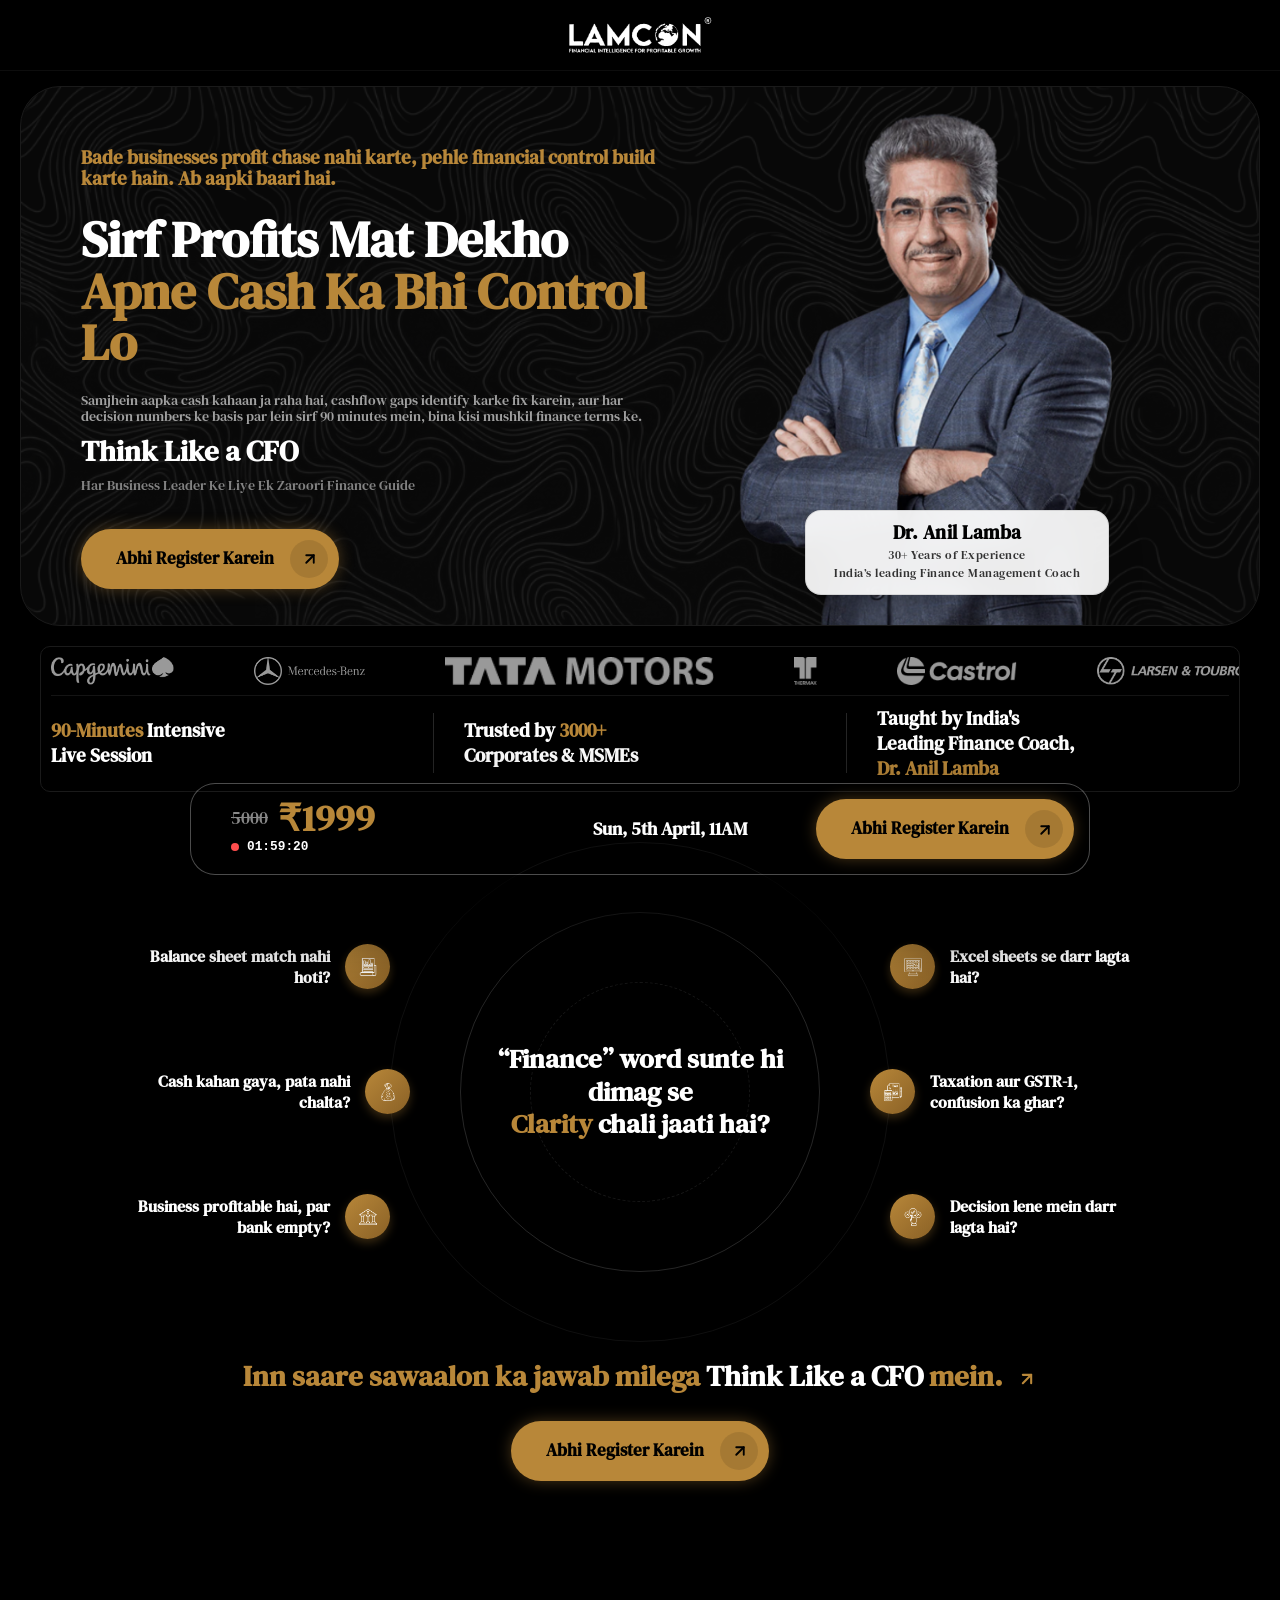
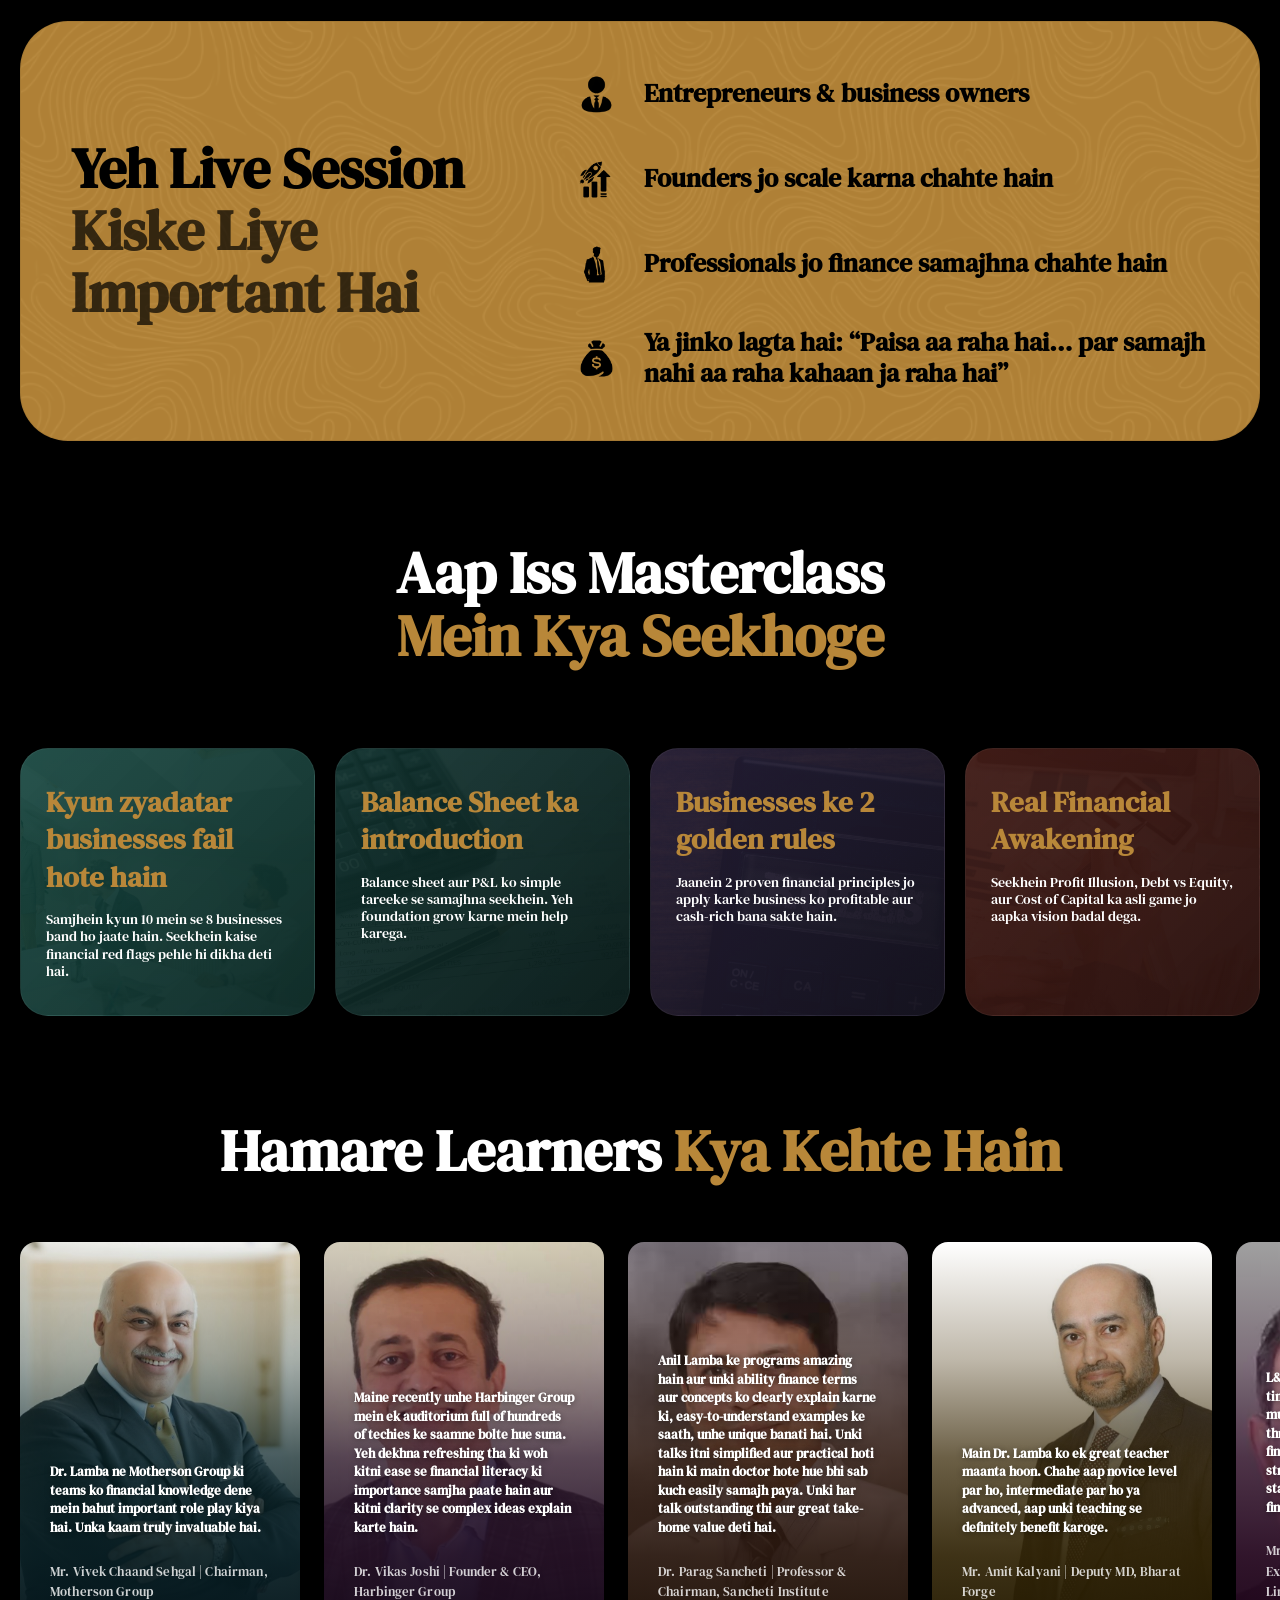
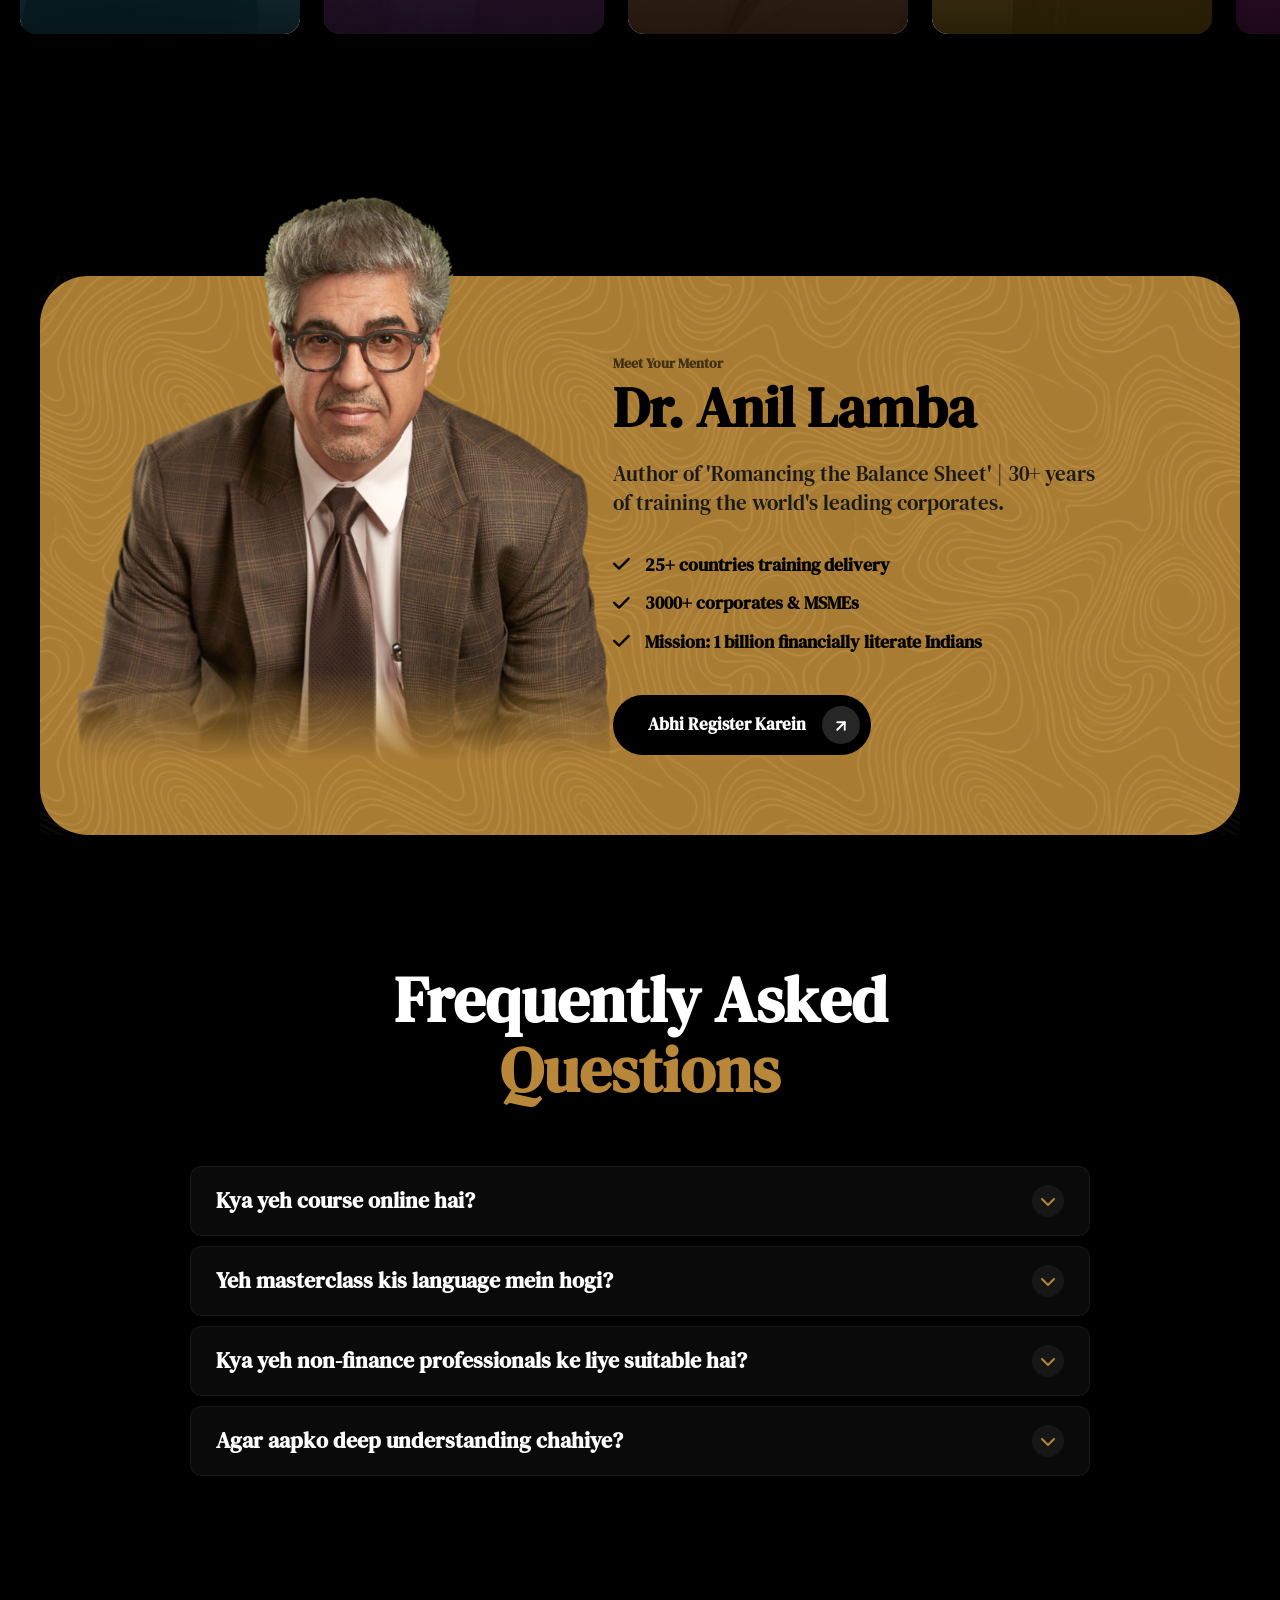
<file: tcfo/index.html>
<!DOCTYPE html>
<html lang="en">
<head>
    <meta charset="UTF-8">
    <meta name="viewport" content="width=device-width, initial-scale=1.0">
    <title>Think Like a CFO | Dr. Anil Lamba Masterclass</title>
    <meta name="description" content="Master your business finances in 90 minutes. Sirf Profits Mat Dekho, Apne Cash Ka Bhi Control Lo.">
    <!-- Google Fonts -->
    <link rel="preconnect" href="https://fonts.googleapis.com">
    <link rel="preconnect" href="https://fonts.gstatic.com" crossorigin>
    <link href="https://fonts.googleapis.com/css2?family=DM+Serif+Text:ital@0;1&family=DM+Sans:wght@300;400;700&display=swap" rel="stylesheet">
    <!-- Font Awesome -->
    <link rel="stylesheet" href="https://cdnjs.cloudflare.com/ajax/libs/font-awesome/6.4.0/css/all.min.css">
    <!-- Styles -->
    <link rel="stylesheet" href="styles.css">
</head>
<body>
    
    <!-- MAIN HEADER -->
    <header class="main-header">
        <div class="header-logo">
            <img src="assets/lamcon_logo.png" alt="LAMCON LOGO">
        </div>
    </header>

    <!-- HERO SECTION -->
    <section class="hero">
        <div class="container hero-grid">
            <div class="hero-text">
                <span class="section-tag" style="color: var(--brand-gold);">Bade businesses profit chase nahi karte, pehle financial control build karte hain. Ab aapki baari hai.</span>
                <h1>Sirf Profits Mat Dekho <span>Apne Cash Ka Bhi Control Lo</span></h1>
                <p>Samjhein aapka cash kahaan ja raha hai, cashflow gaps identify karke fix karein, aur har decision numbers ke basis par lein sirf 90 minutes mein, bina kisi mushkil finance terms ke.</p>
                <div style="margin-bottom: 30px;">
                    <h2 style="font-size: 1.8rem; color: #ffffff; margin-bottom: 5px;">Think Like a CFO</h2>
                    <p style="font-size: 0.9rem; opacity: 0.8;">Har Business Leader Ke Liye Ek Zaroori Finance Guide</p>
                </div>
                <a href="#register" class="btn-pill">Abhi Register Karein <i><svg width="18" height="18" viewBox="0 0 24 24" fill="none" stroke="currentColor" stroke-width="2.5" stroke-linecap="round" stroke-linejoin="round"><line x1="7" y1="17" x2="17" y2="7"></line><polyline points="7 7 17 7 17 17"></polyline></svg></i></a>
            </div>

            <div class="hero-image-wrap">
                <img src="assets/anil_lamba_proflie_h.png" alt="Dr. Anil Lamba" class="hero-portrait">
                
             
                <!-- Portrait Label -->
                <div class="portrait-label">
                    <h4>Dr. Anil Lamba</h4>
                    <p>30+ Years of Experience <br> India’s leading Finance Management Coach</p>
                </div>
            </div>
        </div>
    </section>

    <!-- TRUSTED BY INDUSTRY LEADERS (TICKER) -->
    <section class="trusted-outer">
        <div class="container">
            <div class="trusted-container">
                <div class="trusted-bg-overlay"></div>
                <div class="logo-marquee-container">
                    <div class="logo-marquee-track">
                        <img src="assets/b_1.png" alt="Brand Logo">
                        <img src="assets/b_2.png" alt="Brand Logo">
                        <img src="assets/b_3.png" alt="Brand Logo">
                        <img src="assets/b_4.png" alt="Brand Logo">
                        <img src="assets/b_5.png" alt="Brand Logo">
                        <img src="assets/b_6.png" alt="Brand Logo">
                        <img src="assets/b_7.png" alt="Brand Logo">
                        <img src="assets/b_8.png" alt="Brand Logo">
                        <!-- <img src="assets/b_9.png" alt="Brand Logo"> -->
                        <img src="assets/b_10.png" alt="Brand Logo">
                        <img src="assets/b_11.png" alt="Brand Logo">
                        <img src="assets/b_12.png" alt="Brand Logo">
                        <!-- <img src="assets/b_13.png" alt="Brand Logo"> -->
                        <img src="assets/b_14.png" alt="Brand Logo">
                        <img src="assets/b_15.png" alt="Brand Logo">
                        <img src="assets/b_16.png" alt="Brand Logo">
                        <!-- Duplicate Set -->
                        <img src="assets/b_1.png" alt="Brand Logo">
                        <img src="assets/b_2.png" alt="Brand Logo">
                        <img src="assets/b_3.png" alt="Brand Logo">
                        <img src="assets/b_4.png" alt="Brand Logo">
                        <img src="assets/b_5.png" alt="Brand Logo">
                        <img src="assets/b_6.png" alt="Brand Logo">
                        <img src="assets/b_7.png" alt="Brand Logo">
                        <img src="assets/b_8.png" alt="Brand Logo">
                        <!-- <img src="assets/b_9.png" alt="Brand Logo"> -->
                        <img src="assets/b_10.png" alt="Brand Logo">
                        <img src="assets/b_11.png" alt="Brand Logo">
                        <img src="assets/b_12.png" alt="Brand Logo">
                        <!-- <img src="assets/b_13.png" alt="Brand Logo"> -->
                        <img src="assets/b_14.png" alt="Brand Logo">
                        <img src="assets/b_15.png" alt="Brand Logo">
                        <img src="assets/b_16.png" alt="Brand Logo">
                    </div>
                </div>

                <!-- TRUSTED AUTHORITY GRID (REF STYLE) -->
                <div class="trusted-authority-grid">
                    <div class="auth-block">
                        <h4><span>90-Minutes</span> Intensive <br> Live Session</h4>
                    </div>
                    <div class="auth-v-line"></div>
                    <div class="auth-block">
                        <h4>Trusted by <span>3000+</span> <br> Corporates & MSMEs</h4>
                    </div>
                    <div class="auth-v-line"></div>
                    <div class="auth-block">
                        <h4>Taught by India's <br> Leading Finance Coach, <br> <span>Dr. Anil Lamba</span></h4>
                    </div>
                </div>
            </div> <!-- CLOSE TRUSTED-CONTENT -->
        </div> <!-- CLOSE TRUSTED-CONTAINER -->
    </div> <!-- CLOSE CONTAINER -->
</section>

    <!-- PAIN POINTS SECTION (CENTERED THEME STYLE) -->
    <section class="section-pain-points" id="pain-points">
        <div class="container">
            <div class="pain-container">
                <!-- Super-Dense Dotted Data Cloud (High Visibility) -->
             
                <div class="orbit-layout">
                    <div class="orbit-center">
                        <div class="orbit-rings">
                            <div class="ring"></div>
                            <div class="ring"></div>
                            <div class="ring"></div>
                        </div>
                        <div class="orbit-title-wrap">
                            <h2>“Finance” word sunte hi dimag se <br><span>Clarity</span> chali jaati hai?</h2>
                        </div>
                    </div>

                    <div class="orbit-items-wrap">
                        <!-- Left Side -->
                        <div class="orbit-side left">
                            <div class="orbit-card">
                                <div class="orbit-card-icon"><img src="assets/icon_1.png" alt="icon"></div>
                                <p>Balance sheet match nahi hoti?</p>
                            </div>
                            <div class="orbit-card lg">
                                <div class="orbit-card-icon"><img src="assets/icon_2.png" alt="icon"></div>
                                <p>Cash kahan gaya, pata nahi chalta?</p>
                            </div>
                            <div class="orbit-card">
                                <div class="orbit-card-icon"><img src="assets/icon_3.png" alt="icon"></div>
                                <p>Business profitable hai, par bank empty?</p>
                            </div>
                        </div>

                        <!-- Right Side -->
                        <div class="orbit-side right">
                            <div class="orbit-card">
                                <div class="orbit-card-icon"><img src="assets/icon_4.png" alt="icon"></div>
                                <p>Excel sheets se darr lagta hai?</p>
                            </div>
                            <div class="orbit-card lg">
                                <div class="orbit-card-icon"><img src="assets/icon_5.png" alt="icon"></div>
                                <p>Taxation aur GSTR-1, confusion ka ghar?</p>
                            </div>
                            <div class="orbit-card">
                                <div class="orbit-card-icon"><img src="assets/icon_6.png" alt="icon"></div>
                                <p>Decision lene mein darr lagta hai?</p>
                            </div>
                        </div>
                    </div>
                </div>

                <div class="pain-bottom-cta">
                    <p>Inn saare sawaalon ka jawab milega <span style="color: #ffffff;">Think Like a CFO</span> mein. <i style="display: inline-flex; vertical-align: middle; margin-left: 8px;"><svg width="20" height="20" viewBox="0 0 24 24" fill="none" stroke="currentColor" stroke-width="2.5" stroke-linecap="round" stroke-linejoin="round"><line x1="7" y1="17" x2="17" y2="7"></line><polyline points="7 7 17 7 17 17"></polyline></svg></i></p>
                    <a href="#register" class="btn-pill">Abhi Register Karein <i><svg width="18" height="18" viewBox="0 0 24 24" fill="none" stroke="currentColor" stroke-width="2.5" stroke-linecap="round" stroke-linejoin="round"><line x1="7" y1="17" x2="17" y2="7"></line><polyline points="7 7 17 7 17 17"></polyline></svg></i></a>
                </div>
            </div>
        </div>
    </section>

    <!-- TARGET AUDIENCE REDESIGN V9 (ACCORDION CONTAINER) -->
    <section class="section-audience" id="who-is-it-for">
        <div class="container">
            <div class="audience-accordion-box">
                <div class="accordion-split-grid">
                    <!-- Left: Title side -->
                    <div class="accordion-title-col">
                        <h2>Yeh Live Session <br><span>Kiske Liye <br>Important Hai</span></h2>
                        
                        <div class="dots-wrap">
                            
                        </div>
                    </div>

                    <!-- Right: Persona List side -->
                    <div class="audience-persona-list">
                        <!-- Persona 01 -->
                        <div class="persona-item">
                            <img src="assets/icon_62.png" alt="icon" class="persona-icon">
                            <div class="persona-content">
                                <h3>Entrepreneurs & business owners</h3>
                            </div>
                        </div>

                        <!-- Persona 02 -->
                        <div class="persona-item">
                            <img src="assets/icon_7.png" alt="icon" class="persona-icon">
                            <div class="persona-content">
                                <h3>Founders jo scale karna chahte hain</h3>
                            </div>
                        </div>

                        <!-- Persona 03 -->
                        <div class="persona-item">
                            <img src="assets/icon_8.png" alt="icon" class="persona-icon">
                            <div class="persona-content">
                                <h3>Professionals jo finance samajhna chahte hain</h3>
                            </div>
                        </div>

                        <!-- Persona 04 (Psychological Hook) -->
                        <div class="persona-item">
                            <img src="assets/icon_9.png" alt="icon" class="persona-icon">
                            <div class="persona-content">
                                <h3>Ya jinko lagta hai: “Paisa aa raha hai… par samajh nahi aa raha kahaan ja raha hai”</h3>
                            </div>
                        </div>
                    </div>
                </div>
            </div>
        </div>
    </section>

    <!-- CURRICULUM: WHAT YOU WILL LEARN -->
    <section class="metrics-section">
        <div class="container">
            <div style="text-align: center; margin-bottom: 80px;">
                <h2 class="curriculum-header">Aap Iss Masterclass <br><span>Mein Kya Seekhoge</span></h2>
            </div>
            
            <div class="curriculum-grid">
                <!-- Module 1 -->
                <div class="curriculum-card">
                    <h3>Kyun zyadatar businesses fail hote hain</h3>
                    <p>Samjhein kyun 10 mein se 8 businesses band ho jaate hain. Seekhein kaise financial red flags pehle hi dikha deti hai.</p>
                    
                </div>

                <!-- Module 2 -->
                <div class="curriculum-card">
                    <h3>Balance Sheet ka introduction</h3>
                    <p>Balance sheet aur P&L ko simple tareeke se samajhna seekhein. Yeh foundation grow karne mein help karega.</p>
                
                </div>

                <!-- Module 3 -->
                <div class="curriculum-card">                    <h3>Businesses ke 2 golden rules</h3>
                    <p>Jaanein 2 proven financial principles jo apply karke business ko profitable aur cash-rich bana sakte hain.</p>
             
                </div>

                <!-- Module 4 -->
                <div class="curriculum-card">
                    <h3>Real Financial Awakening</h3>
                    <p>Seekhein Profit Illusion, Debt vs Equity, aur Cost of Capital ka asli game jo aapka vision badal dega.</p>
               
                </div>
            </div>
        </div>
    </section>


    <!-- TESTIMONIALS: THE IMPACT -->
    <section class="impact-section">
        <div class="container">
            <div style="text-align: center; margin-bottom: 60px;">
                <h2 class="curriculum-header">Hamare Learners <span>Kya Kehte Hain</span></h2>
            </div>
            <div class="impact-scroll-wrap">
                <div class="impact-track">
                    <!-- Card 1 -->
                    <div class="impact-card">
                        <div class="impact-card-img">
                            <img src="assets/leader1.png" alt="Dr. Vikas Joshi">
                        </div>
                        <div class="impact-card-body">
                            <blockquote>Dr. Lamba ne Motherson Group ki teams ko financial knowledge dene mein bahut important role play kiya hai. Unka kaam truly invaluable hai.</blockquote>
                            <div class="impact-card-footer">
                                <h4>Mr. Vivek Chaand Sehgal | Chairman, Motherson Group</h4>
                            </div>
                        </div>
                    </div>
                    <!-- Card 2 -->
                    <div class="impact-card">
                        <div class="impact-card-img">
                            <img src="assets/leader2.png" alt="Dr. Parag Sancheti">
                        </div>
                        <div class="impact-card-body">
                            <blockquote>Maine recently unhe Harbinger Group mein ek auditorium full of hundreds of techies ke saamne bolte hue suna. Yeh dekhna refreshing tha ki woh kitni ease se financial literacy ki importance samjha paate hain aur kitni clarity se complex ideas explain karte hain.</blockquote>
                            <div class="impact-card-footer">
                                <h4>Dr. Vikas Joshi | Founder & CEO, Harbinger Group</h4>
                            </div>
                        </div>
                    </div>
                    <!-- Card 3 -->
                    <div class="impact-card">
                        <div class="impact-card-img">
                            <img src="assets/leader3.png" alt="Mr. Amit Kalyani">
                        </div>
                        <div class="impact-card-body">
                            <blockquote>Anil Lamba ke programs amazing hain aur unki ability finance terms aur concepts ko clearly explain karne ki, easy-to-understand examples ke saath, unhe unique banati hai. Unki talks itni simplified aur practical hoti hain ki main doctor hote hue bhi sab kuch easily samajh paya. Unki har talk outstanding thi aur great take-home value deti hai.</blockquote>
                            <div class="impact-card-footer">
                                <h4>Dr. Parag Sancheti | Professor & Chairman, Sancheti Institute</h4>
                            </div>
                        </div>
                    </div>
                    <!-- Card 4 -->
                    <div class="impact-card">
                        <div class="impact-card-img">
                            <img src="assets/leader4.png" alt="Mr. D K Sen">
                        </div>
                        <div class="impact-card-body">
                            <blockquote>Main Dr. Lamba ko ek great teacher maanta hoon. Chahe aap novice level par ho, intermediate par ho ya advanced, aap unki teaching se definitely benefit karoge.</blockquote>
                            <div class="impact-card-footer">
                                <h4>Mr. Amit Kalyani | Deputy MD, Bharat Forge</h4>
                            </div>
                        </div>
                    </div>
                    <!-- Card 5 -->
                    <div class="impact-card">
                        <div class="impact-card-img">
                            <img src="assets/leader5.png" alt="Ms. Deepika Jindal">
                        </div>
                        <div class="impact-card-body">
                            <blockquote>L&T aur Dr. Anil ne 10 saal se zyada time tak closely kaam kiya hai, multiple learning programs ke through, inhone organization mein financial literacy ko grow kiya aur strong impact create kiya. Dr. Anil ek stalwart hain aur desh ke finest financial experts mein se ek hain.</blockquote>
                            <div class="impact-card-footer">
                                <h4>Mr. D K Sen | Director & Senior Executive VP, Larsen & Toubro Limited</h4>
                            </div>
                        </div>
                    </div>
                     <!-- Card 6 -->
                    <div class="impact-card">
                        <div class="impact-card-img">
                            <img src="assets/leader6.png" alt="Ms. Deepika Jindal">
                        </div>
                        <div class="impact-card-body">
                            <blockquote>Thanks to Dr. Anil Lamba courses, yeh bahut hi excellent aur sabke liye must-do hain, maine bahut kuch seekha hai inke courses se. Unka teaching style fun bhi hai aur saath hi saath zaroori learning bhi deta hai.</blockquote>
                            <div class="impact-card-footer">
                                <h4>Ms. Deepika Jindal | Creative Director & MD, JSL Lifestyle Ltd</h4>
                            </div>
                        </div>
                    </div>
                     <!-- Card 7 -->
                    <div class="impact-card">
                        <div class="impact-card-img">
                            <img src="assets/leader7.png" alt="Ms. Deepika Jindal">
                        </div>
                        <div class="impact-card-body">
                            <blockquote>Lamcon 90s se hamara financial education partner raha hai. Unki expertise ne hume finance growth ke goals ke saath align karne mein help kiya hai.</blockquote>
                            <div class="impact-card-footer">
                                <h4>Dr. Pramod Chaudhari | Executive Chairman, Praj Industries</h4>
                            </div>
                        </div>
                    </div>
                </div>
            </div>
        </div>
    </section>

    <!-- MENTOR BIO -->
    <section class="mentor-ref-section" id="mentor">
        <div class="container">
            <div class="mentor-ref-box">
                <!-- MENTOR POP-OUT -->
                <div class="coach-pop-portrait">
                    <img src="assets/dr_lamba.png" alt="Dr. Anil Lamba">
                </div>
                <!-- DETAILED CREDENTIALS -->
                <div class="coach-details">
                    <span class="section-tag">Meet Your Mentor</span>
                    <h2>Dr. Anil Lamba</h2>
                    <p>Author of 'Romancing the Balance Sheet' | 30+ years of training the world's leading corporates.</p>
                    <ul class="coach-points">
                        <li><i class="fas fa-check"></i> 25+ countries training delivery</li>
                        <li><i class="fas fa-check"></i> 3000+ corporates & MSMEs</li>
                        <li><i class="fas fa-check"></i> Mission: 1 billion financially literate Indians</li>
                    </ul>
                    <a href="#register" class="btn-pill btn-black">Abhi Register Karein <i><svg width="18" height="18" viewBox="0 0 24 24" fill="none" stroke="currentColor" stroke-width="2.5" stroke-linecap="round" stroke-linejoin="round"><line x1="7" y1="17" x2="17" y2="7"></line><polyline points="7 7 17 7 17 17"></polyline></svg></i></a>
                </div>
            </div>
        </div>
    </section>

    <!-- FAQ -->
    <section class="services-section" id="faq">
        <div class="container">
            <div style="text-align: center; margin-bottom: 60px;">
                <h2 class="faq-header-split">Frequently Asked <br><span>Questions</span></h2>
            </div>
            <div class="faq-accordion">
                <div class="faq-item">
                    <div class="faq-header">
                        <h3>Kya yeh course online hai?</h3>
                        <i class="fas fa-chevron-down"></i>
                    </div>
                    <div class="faq-content">
                        <p>Haan, yeh masterclass online aur live hogi—Dr. Lamba khud conduct karenge. Woh har session ko interactive rakhte hain.</p>
                    </div>
                </div>
                <div class="faq-item">
                    <div class="faq-header">
                        <h3>Yeh masterclass kis language mein hogi?</h3>
                        <i class="fas fa-chevron-down"></i>
                    </div>
                    <div class="faq-content">
                        <p>Yeh Simple English mein conduct hogi, lekin Dr. Lamba simple examples ke through finance concepts easily samjhayenge.</p>
                    </div>
                </div>
                <div class="faq-item">
                    <div class="faq-header">
                        <h3>Kya yeh non-finance professionals ke liye suitable hai?</h3>
                        <i class="fas fa-chevron-down"></i>
                    </div>
                    <div class="faq-content">
                        <p>Bilkul. Aap sahi jagah par ho. Dr. Lamba subject ko bahut easy tareeke se breakdown karte hain.</p>
                    </div>
                </div>
                <div class="faq-item">
                    <div class="faq-header">
                        <h3>Agar aapko deep understanding chahiye?</h3>
                        <i class="fas fa-chevron-down"></i>
                    </div>
                    <div class="faq-content">
                        <p>Humare 5-module aur 18-module courses recommend kiye jaate hain—kyunki real financial mastery depth se aati hai.</p>
                    </div>
                </div>
            </div>
        </div>
    </section>

 
    <!-- STICKY CTA BAR -->
    <!-- ELITE MINIMALIST STICKY BAR V3 -->
    <div class="sticky-bar-wrapper">
        <div class="sticky-info-group">
            <div class="sticky-price-row" style="display: flex; align-items: center; gap: 10px;">
                <span class="original">5000</span>
                <span class="current">₹1999</span>
            </div>
            
            <div class="sticky-timer-wrap" style="justify-content: flex-start; gap: 8px; margin-top: 2px;">
                <div class="pulsate-dot"></div>
                <span id="timer-v3" style="font-size: 0.8rem;">01:59:21</span>
            </div>
        </div>

        <div class="sticky-center-date">
            Sun, 5th April, 11AM
        </div>

        <a href="#register" class="btn-pill reg-btn-v3">
            Abhi Register Karein
            <i><svg width="18" height="18" viewBox="0 0 24 24" fill="none" stroke="currentColor" stroke-width="2.5" stroke-linecap="round" stroke-linejoin="round"><line x1="7" y1="17" x2="17" y2="7"></line><polyline points="7 7 17 7 17 17"></polyline></svg></i>
        </a>
    </div>

    <script src="script.js"></script>
</body>
</html>
</file>
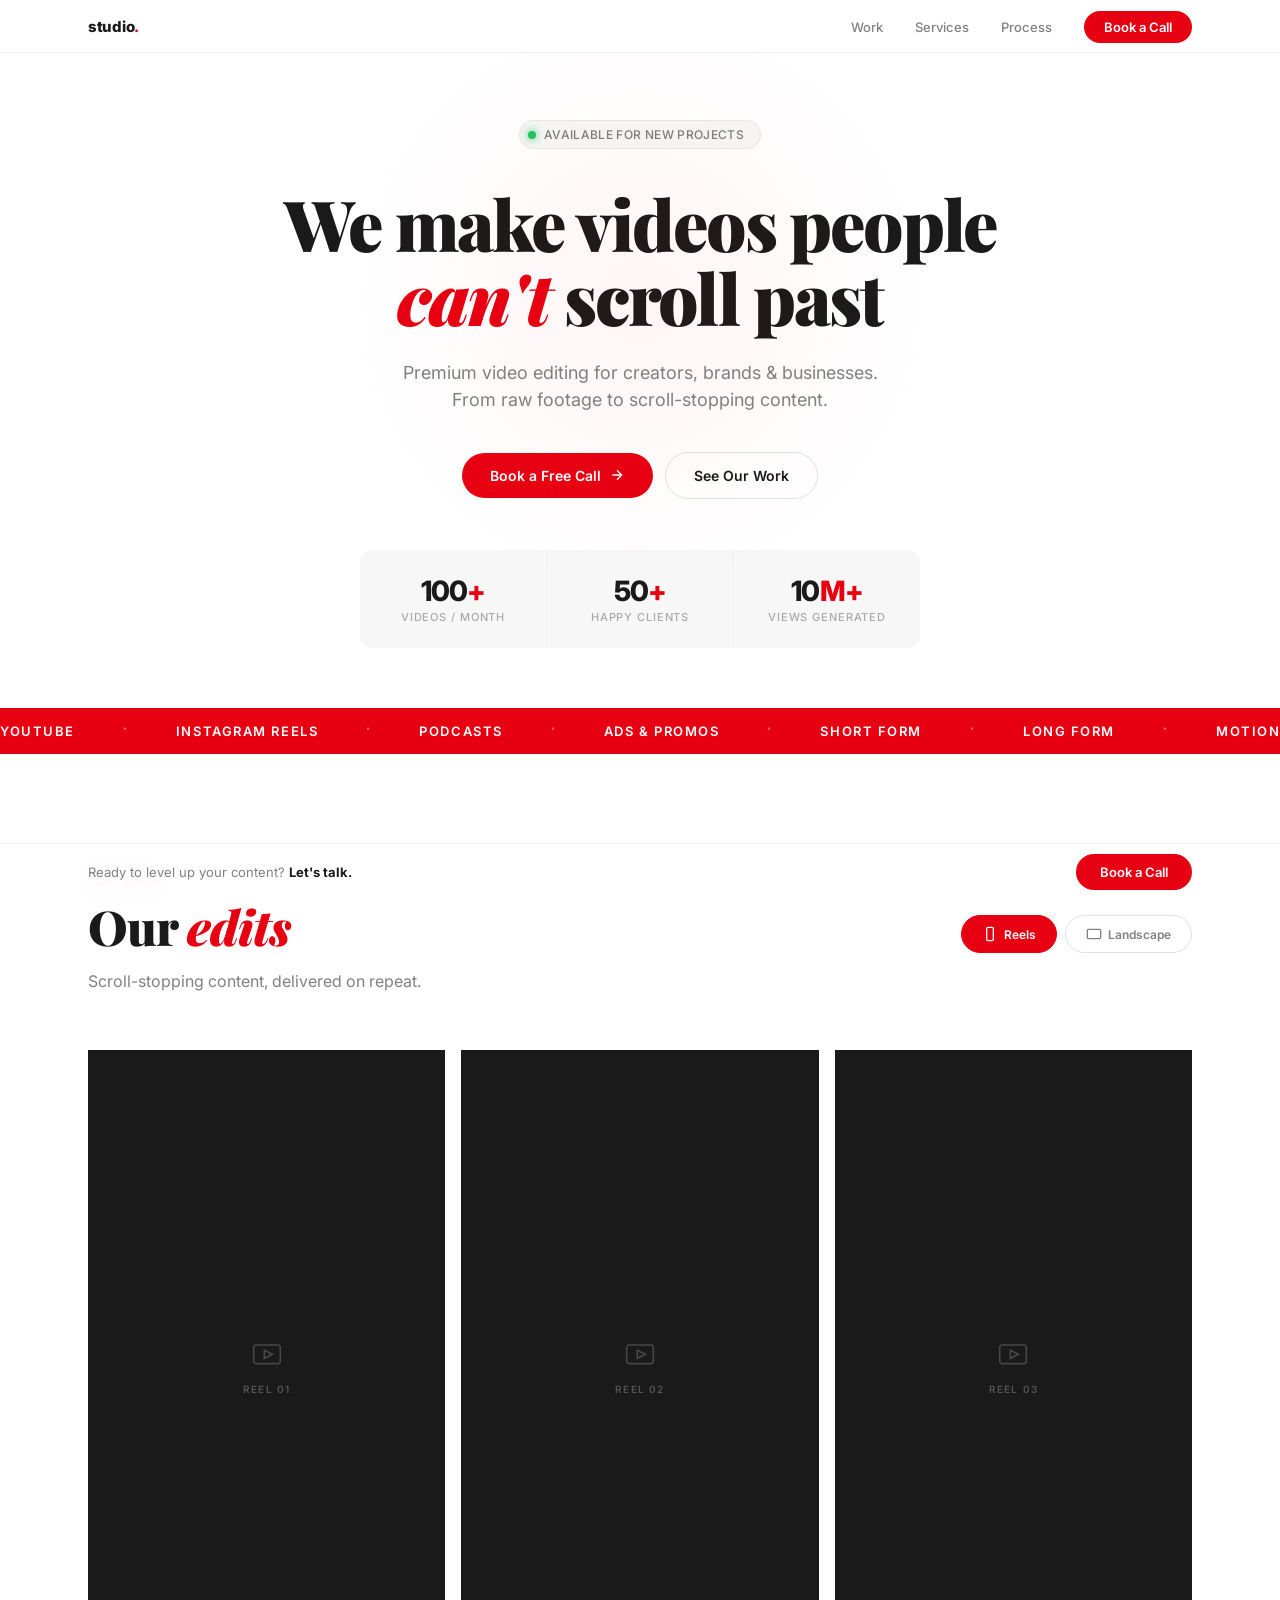
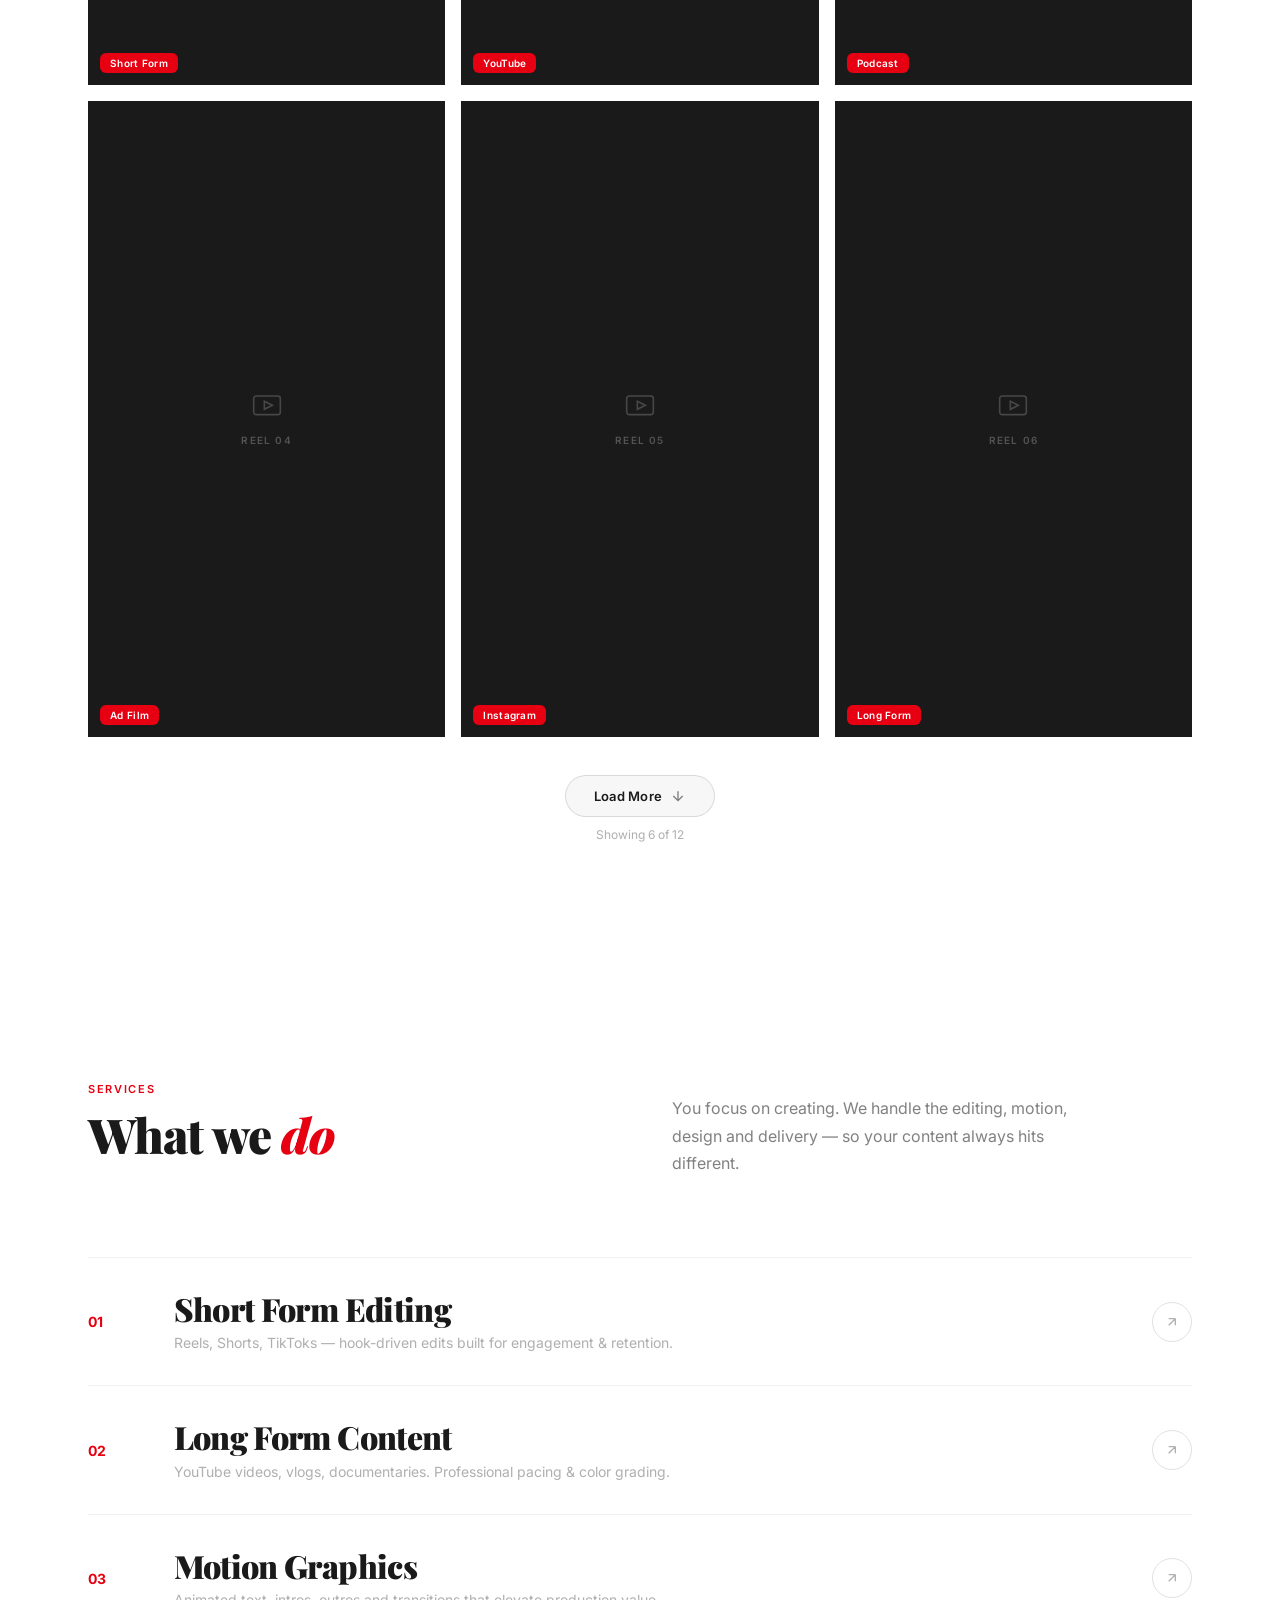
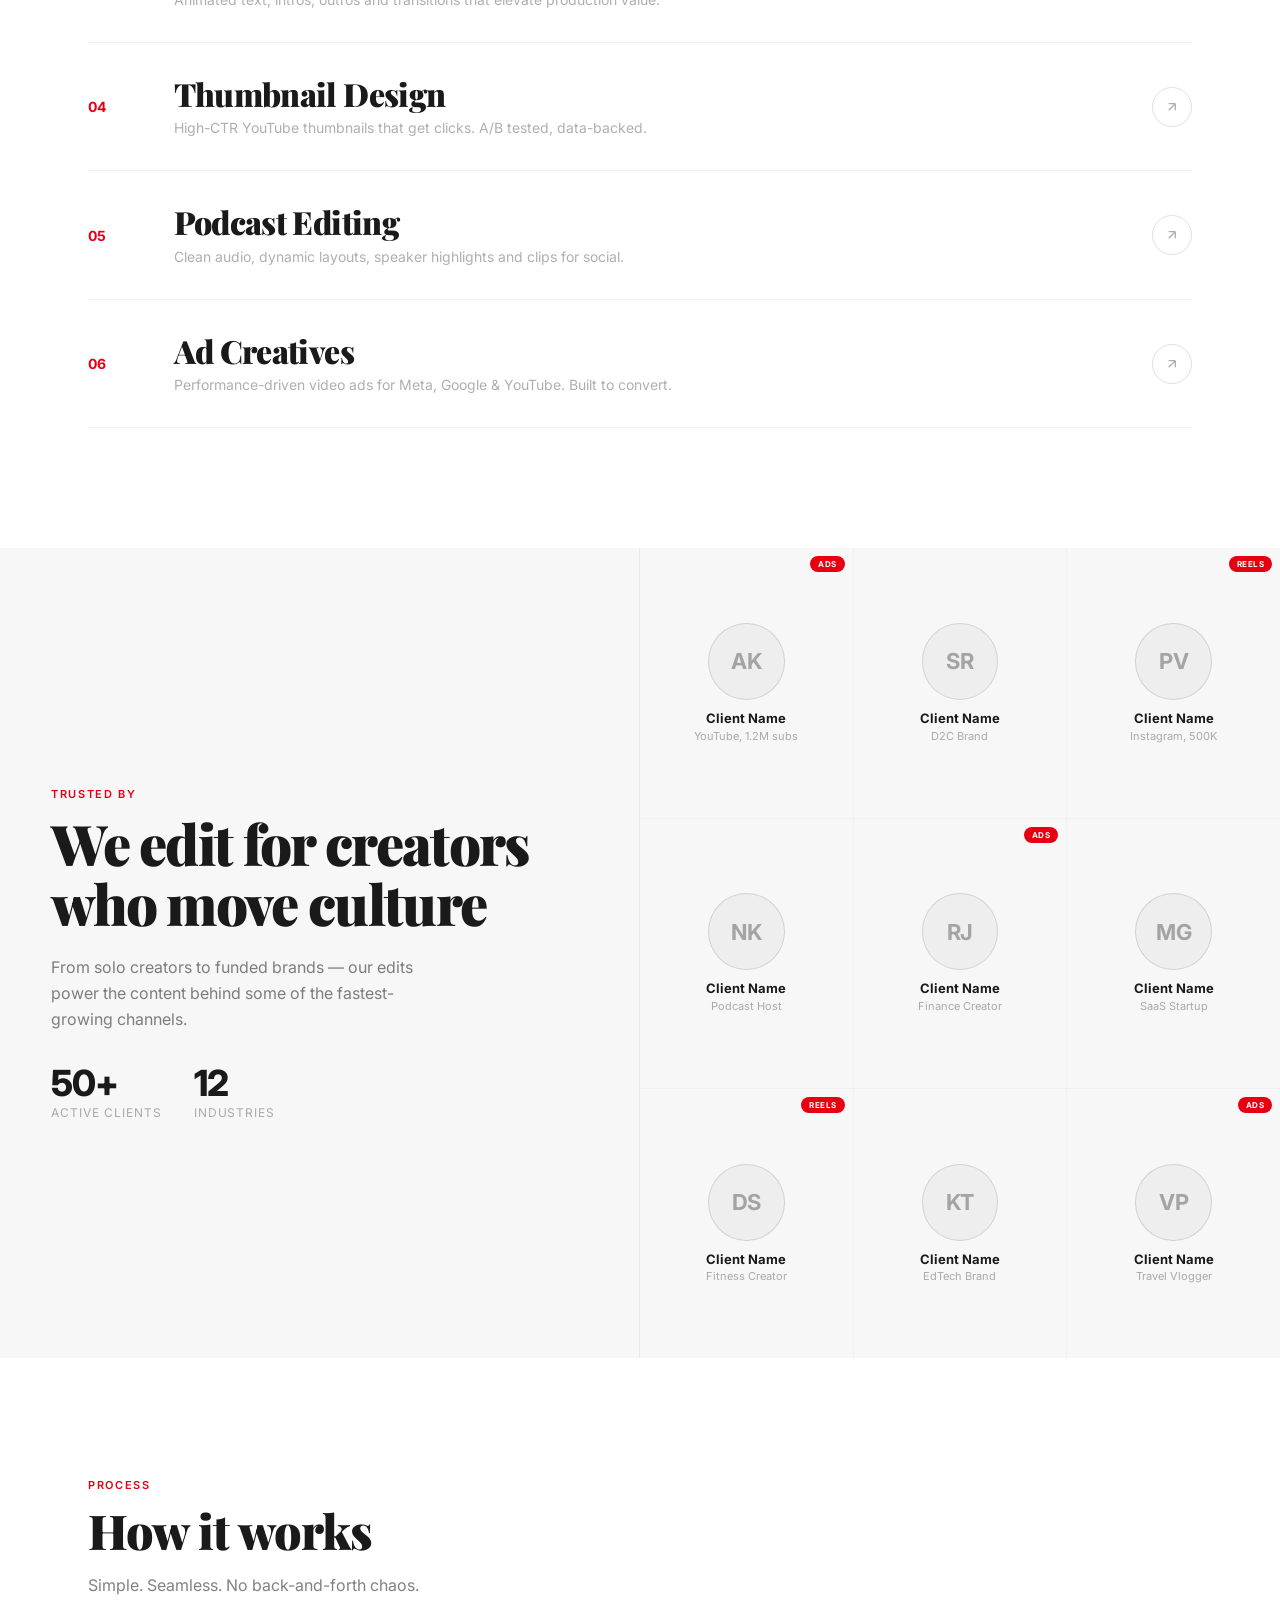
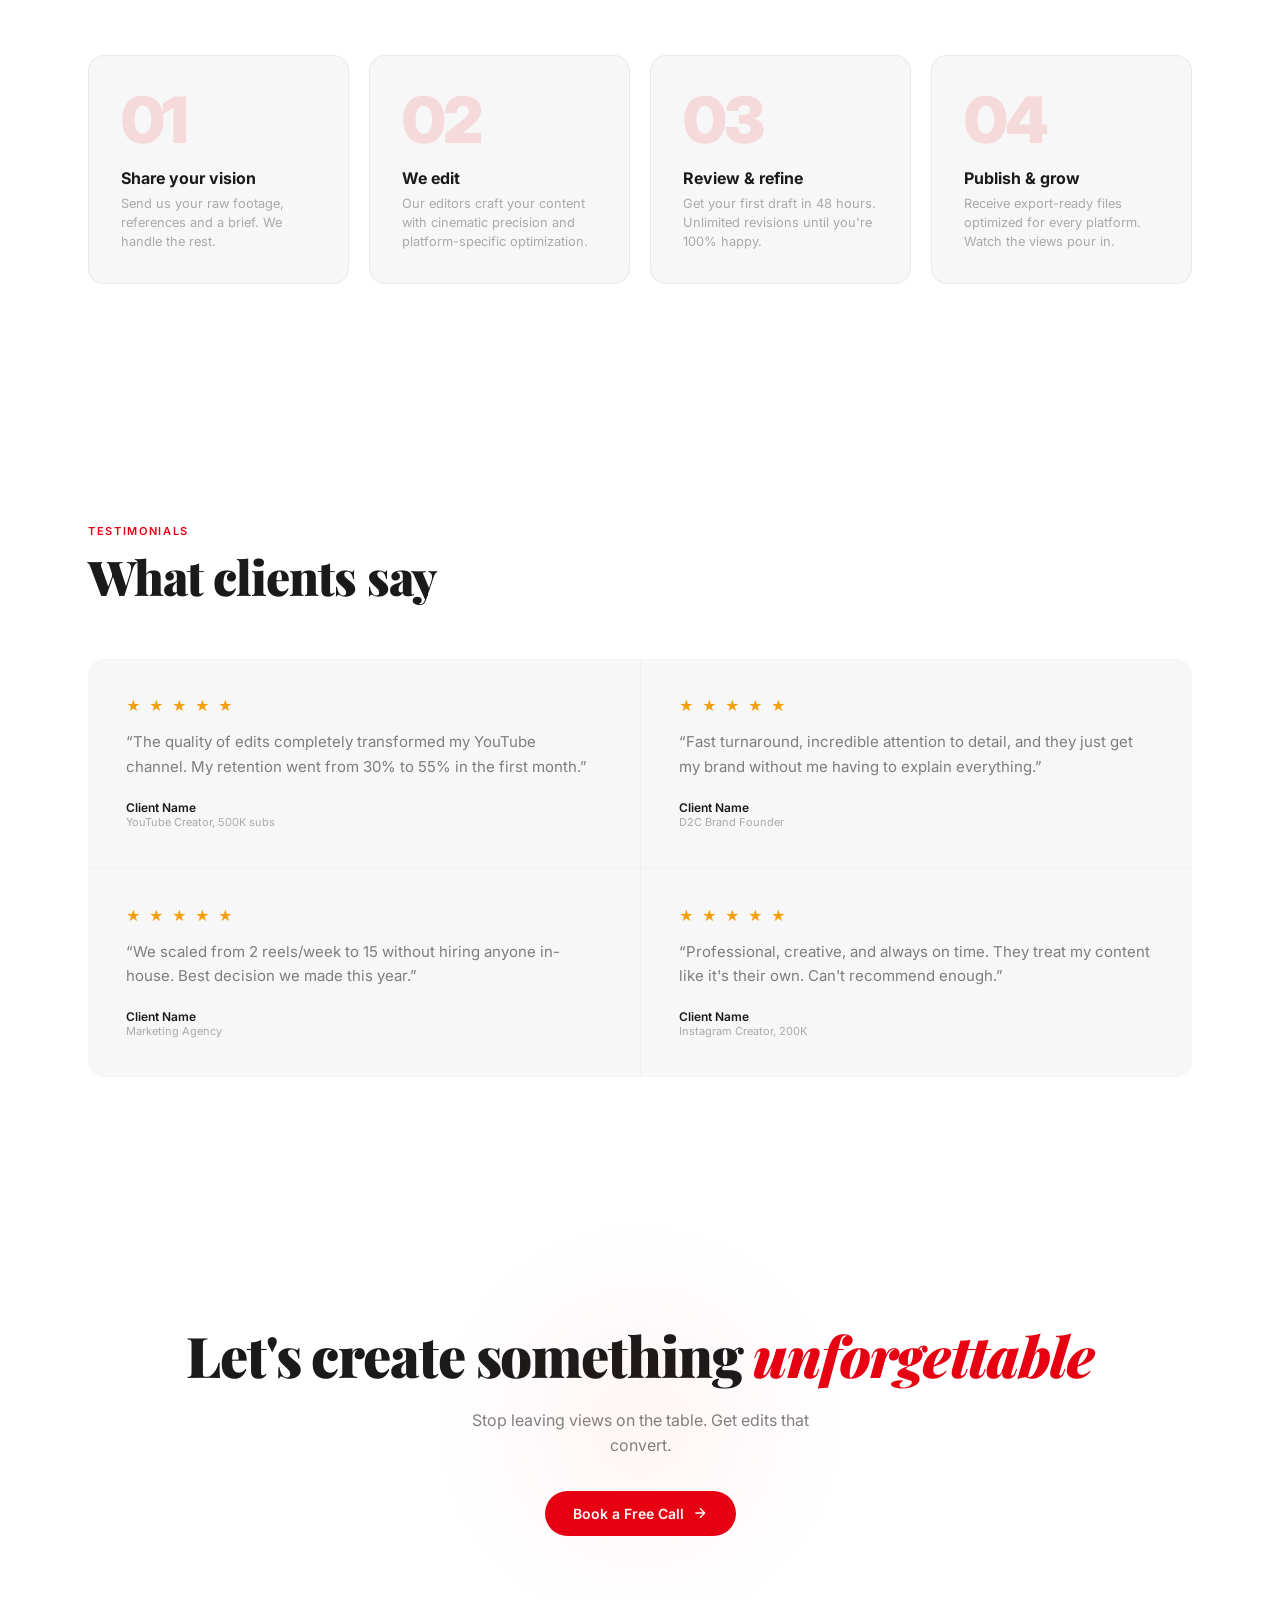
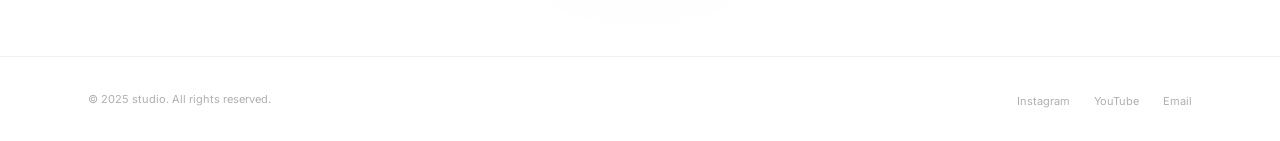
<file: video_funnels/index.html>
<!DOCTYPE html>
<html lang="en">
<head>
    <meta charset="UTF-8">
    <meta name="viewport" content="width=device-width, initial-scale=1.0">
    <title>Video Editing Services</title>
    <link rel="preconnect" href="https://fonts.googleapis.com">
    <link rel="preconnect" href="https://fonts.gstatic.com" crossorigin>
    <link href="https://fonts.googleapis.com/css2?family=Inter:wght@300;400;500;600;700;800;900&family=Playfair+Display:ital,wght@0,700;0,900;1,700&display=swap" rel="stylesheet">
    <style>
        :root {
            --bg: #ffffff;
            --surface: #f7f7f7;
            --surface-2: #eeeeee;
            --border: rgba(0,0,0,0.06);
            --border-hover: rgba(0,0,0,0.12);
            --text: #1a1a1a;
            --text-muted: rgba(26,26,26,0.55);
            --text-dim: rgba(26,26,26,0.35);
            --accent: #e60012;
            --accent-dim: rgba(230,0,18,0.08);
            --radius: 16px;
            --max-w: 1200px;
        }

        *, *::before, *::after { margin: 0; padding: 0; box-sizing: border-box; }

        html { scroll-behavior: smooth; }

        body {
            font-family: 'Inter', -apple-system, sans-serif;
            background: var(--bg);
            color: var(--text);
            overflow-x: hidden;
            -webkit-font-smoothing: antialiased;
        }


        .container {
            max-width: var(--max-w);
            margin: 0 auto;
            padding: 0 clamp(16px, 4vw, 48px);
        }

        /* ===== NAV ===== */
        nav {
            position: fixed;
            top: 0; left: 0; right: 0;
            z-index: 500;
            padding: 16px 0;
            background: rgba(255,255,255,0.85);
            backdrop-filter: blur(20px) saturate(1.4);
            border-bottom: 1px solid var(--border);
        }

        nav .container {
            display: flex;
            align-items: center;
            justify-content: space-between;
        }

        .nav-logo {
            font-size: 15px;
            font-weight: 800;
            letter-spacing: -0.02em;
            color: var(--text);
            text-decoration: none;
        }

        .nav-logo span { color: var(--accent); }

        .nav-links {
            display: flex;
            align-items: center;
            gap: 32px;
            list-style: none;
        }

        .nav-links a {
            font-size: 13px;
            font-weight: 500;
            color: var(--text-muted);
            text-decoration: none;
            transition: color 0.2s;
        }

        .nav-links a:hover { color: var(--text); }

        .nav-cta {
            font-size: 13px !important;
            font-weight: 600 !important;
            color: #ffffff !important;
            background: var(--accent);
            padding: 8px 20px;
            border-radius: 100px;
            transition: opacity 0.2s;
        }

        .nav-cta:hover { opacity: 0.85; }

        /* ===== HERO ===== */
        .hero {
            min-height: auto;
            display: flex;
            flex-direction: column;
            align-items: center;
            justify-content: center;
            text-align: center;
            padding: clamp(80px, 10vw, 120px) 20px clamp(40px, 5vw, 60px);
            position: relative;
        }

        .hero::before {
            content: '';
            position: absolute;
            top: 0; left: 50%;
            transform: translateX(-50%);
            width: 600px; height: 600px;
            background: radial-gradient(circle, rgba(230,0,18,0.04) 0%, transparent 70%);
            pointer-events: none;
        }

        .hero-eyebrow {
            display: inline-flex;
            align-items: center;
            gap: 8px;
            background: var(--surface);
            border: 1px solid var(--border);
            border-radius: 100px;
            padding: 6px 16px 6px 8px;
            font-size: clamp(10px, 1.2vw, 12px);
            font-weight: 500;
            color: var(--text-muted);
            letter-spacing: 0.03em;
            margin-bottom: clamp(16px, 3vw, 40px);
            text-transform: uppercase;
        }

        .hero-eyebrow .pulse {
            width: 8px; height: 8px;
            background: #22c55e;
            border-radius: 50%;
            box-shadow: 0 0 8px #22c55e;
            animation: blink 2.4s ease-in-out infinite;
        }

        @keyframes blink {
            0%, 100% { opacity: 1; }
            50% { opacity: 0.3; }
        }

        .hero h1 {
            font-family: 'Playfair Display', serif;
            font-size: clamp(26px, 5.5vw, 80px);
            font-weight: 900;
            line-height: 1.05;
            letter-spacing: -0.03em;
            max-width: 800px;
            margin-bottom: clamp(12px, 2vw, 24px);
        }

        .hero h1 em {
            font-style: italic;
            color: var(--accent);
        }

        .hero-desc {
            font-size: clamp(12px, 1.6vw, 18px);
            font-weight: 400;
            color: var(--text-muted);
            max-width: 480px;
            line-height: 1.5;
            margin-bottom: clamp(20px, 3vw, 48px);
        }

        .hero-actions {
            display: flex;
            align-items: center;
            gap: 12px;
            flex-wrap: wrap;
            justify-content: center;
            margin-bottom: clamp(24px, 4vw, 80px);
        }

        .btn {
            display: inline-flex;
            align-items: center;
            gap: 8px;
            font-family: 'Inter', sans-serif;
            font-size: 14px;
            font-weight: 600;
            text-decoration: none;
            padding: 14px 28px;
            border-radius: 100px;
            transition: all 0.2s;
            cursor: pointer;
            border: none;
        }

        .btn-fill {
            background: var(--accent);
            color: #ffffff;
        }

        .btn-ghost {
            background: transparent;
            color: var(--text);
            border: 1px solid var(--border-hover);
        }

        .btn svg { width: 16px; height: 16px; }

        /* Stats */
        .stats-row {
            display: flex;
            justify-content: center;
            gap: 1px;
            background: var(--border);
            border-radius: 14px;
            overflow: hidden;
            max-width: 560px;
            width: 100%;
        }

        .stat {
            flex: 1;
            background: var(--surface);
            padding: clamp(16px, 2.5vw, 24px) 12px;
            text-align: center;
        }

        .stat-num {
            font-size: clamp(20px, 2.5vw, 28px);
            font-weight: 800;
            letter-spacing: -0.03em;
            margin-bottom: 2px;
        }

        .stat-num span { color: var(--accent); }

        .stat-txt {
            font-size: clamp(9px, 1vw, 11px);
            font-weight: 500;
            color: var(--text-dim);
            text-transform: uppercase;
            letter-spacing: 0.08em;
        }

        /* ===== MARQUEE ===== */
        .marquee-wrap {
            overflow: hidden;
            border-top: 1px solid var(--border);
            border-bottom: 1px solid var(--border);
            padding: 14px 0;
            background: var(--accent);
        }

        .marquee-track {
            display: flex;
            gap: 48px;
            animation: scroll 20s linear infinite;
            width: max-content;
        }

        .marquee-track span {
            font-size: clamp(11px, 1.2vw, 13px);
            font-weight: 600;
            text-transform: uppercase;
            letter-spacing: 0.12em;
            color: #ffffff;
            white-space: nowrap;
        }

        .marquee-track .sep {
            color: rgba(255,255,255,0.4);
            font-size: 8px;
        }

        @keyframes scroll {
            0% { transform: translateX(0); }
            100% { transform: translateX(-50%); }
        }

        /* ===== SECTION COMMON ===== */
        .section {
            padding: clamp(60px, 10vw, 120px) 0;
        }

        .section-tag {
            font-size: clamp(10px, 1vw, 11px);
            font-weight: 600;
            text-transform: uppercase;
            letter-spacing: 0.15em;
            color: var(--accent);
            margin-bottom: 12px;
        }

        .section-title {
            font-family: 'Playfair Display', serif;
            font-size: clamp(28px, 4vw, 48px);
            font-weight: 900;
            letter-spacing: -0.02em;
            line-height: 1.1;
            margin-bottom: 16px;
        }

        .section-desc {
            font-size: clamp(13px, 1.4vw, 16px);
            color: var(--text-muted);
            max-width: 500px;
            line-height: 1.6;
        }

        /* ===== PORTFOLIO HEADER ===== */
        .portfolio-header {
            display: flex;
            align-items: center;
            justify-content: space-between;
            gap: 20px;
        }

        .portfolio-tabs {
            display: flex;
            gap: 8px;
        }

        .portfolio-tab {
            display: flex;
            align-items: center;
            justify-content: center;
            gap: 6px;
            padding: 10px 20px;
            border-radius: 100px;
            border: 1px solid var(--border-hover);
            background: transparent;
            font-family: 'Inter', sans-serif;
            font-size: 12px;
            font-weight: 600;
            color: var(--text-muted);
            cursor: pointer;
            transition: all 0.2s;
        }

        .portfolio-tab.active {
            background: var(--accent);
            border-color: var(--accent);
            color: #ffffff;
        }

        .portfolio-tab svg {
            width: 16px; height: 16px;
            stroke: currentColor;
            fill: none;
            stroke-width: 2;
        }


        /* ===== REEL GRID ===== */
        #works { scroll-margin-top: 80px; }

        .reel-grid {
            display: grid;
            grid-template-columns: repeat(3, 1fr);
            gap: clamp(8px, 1.5vw, 16px);
            margin-top: clamp(32px, 5vw, 56px);
        }

        .reel {
            position: relative;
            aspect-ratio: 9 / 16;
            border-radius: 0;
            overflow: hidden;
            background: #1a1a1a;
            border: none;
        }

        .reel video {
            width: 100%; height: 100%;
            object-fit: cover;
            display: block;
        }

        .reel-placeholder {
            width: 100%; height: 100%;
            display: flex;
            flex-direction: column;
            align-items: center;
            justify-content: center;
            gap: 10px;
        }

        .reel-placeholder svg {
            width: 32px; height: 32px;
            stroke: rgba(255,255,255,0.2);
            fill: none;
            stroke-width: 1.2;
        }

        .reel-placeholder span {
            font-size: 10px;
            font-weight: 600;
            color: rgba(255,255,255,0.25);
            text-transform: uppercase;
            letter-spacing: 0.12em;
        }

        .reel-tag {
            position: absolute;
            bottom: 12px; left: 12px;
            background: var(--accent);
            padding: 4px 10px;
            border-radius: 6px;
            font-size: 10px;
            font-weight: 600;
            color: #ffffff;
            letter-spacing: 0.03em;
        }

        /* Load more */
        .reel.hidden-reel {
            display: none;
        }

        .load-more-wrap {
            text-align: center;
            margin-top: clamp(24px, 3vw, 40px);
        }

        .btn-load-more {
            display: inline-flex;
            align-items: center;
            gap: 8px;
            font-family: 'Inter', sans-serif;
            font-size: 13px;
            font-weight: 600;
            color: var(--text);
            background: var(--surface);
            border: 1px solid var(--border-hover);
            padding: 12px 28px;
            border-radius: 100px;
            cursor: pointer;
            transition: background 0.2s;
            letter-spacing: 0.02em;
        }

        .btn-load-more:hover {
            background: var(--surface-2);
        }

        .btn-load-more svg {
            width: 16px; height: 16px;
            stroke: var(--text-muted);
            fill: none;
            stroke-width: 2;
        }

        .btn-load-more.hide { display: none; }

        .reel-count {
            font-size: 12px;
            color: var(--text-dim);
            margin-top: 10px;
        }

        /* ===== SERVICES ===== */
        .services-section {
            background: var(--bg);
            color: var(--text);
            padding: clamp(60px, 10vw, 120px) 0;
            position: relative;
        }

        .services-top {
            display: grid;
            grid-template-columns: 1fr 1fr;
            gap: clamp(32px, 5vw, 80px);
            align-items: end;
            margin-bottom: clamp(48px, 7vw, 80px);
        }

        .services-top-right {
            font-size: clamp(13px, 1.4vw, 16px);
            color: var(--text-muted);
            line-height: 1.7;
            max-width: 420px;
        }

        .services-list {
            display: flex;
            flex-direction: column;
        }

        .service-item {
            display: grid;
            grid-template-columns: 60px 1fr auto;
            gap: clamp(16px, 2vw, 32px);
            align-items: center;
            padding: clamp(20px, 2.5vw, 32px) 0;
            border-top: 1px solid var(--border);
            cursor: default;
            transition: background 0.2s;
        }

        .service-item:last-child {
            border-bottom: 1px solid var(--border);
        }

        .service-item .s-num {
            font-size: clamp(12px, 1.2vw, 14px);
            font-weight: 700;
            color: var(--accent);
            font-family: 'Inter', sans-serif;
        }

        .service-item .s-content h3 {
            font-family: 'Playfair Display', serif;
            font-size: clamp(20px, 2.5vw, 32px);
            font-weight: 900;
            letter-spacing: -0.02em;
            color: var(--text);
            line-height: 1.2;
        }

        .service-item .s-content p {
            font-size: clamp(11px, 1.1vw, 14px);
            color: var(--text-dim);
            line-height: 1.5;
            margin-top: 4px;
            max-width: 500px;
        }

        .service-item .s-arrow {
            width: 40px; height: 40px;
            border-radius: 50%;
            border: 1px solid var(--border-hover);
            display: flex;
            align-items: center;
            justify-content: center;
            transition: all 0.2s;
        }

        .service-item .s-arrow svg {
            width: 16px; height: 16px;
            stroke: var(--text-dim);
            fill: none;
            stroke-width: 2;
            transition: stroke 0.2s;
        }

        @media (max-width: 900px) {
            .services-top { grid-template-columns: 1fr; }
        }

        @media (max-width: 600px) {
            .service-item { grid-template-columns: 36px 1fr 36px; }
            .service-item .s-arrow { width: 32px; height: 32px; }
        }

        /* ===== CLIENTS ===== */
        .clients-section {
            display: grid;
            grid-template-columns: 1fr 1fr;
            min-height: 90vh;
        }

        .clients-left {
            display: flex;
            flex-direction: column;
            justify-content: center;
            padding: clamp(40px, 6vw, 80px) clamp(24px, 4vw, 64px);
            background: var(--surface);
            border-right: 1px solid var(--border);
        }

        .clients-left h2 {
            font-family: 'Playfair Display', serif;
            font-size: clamp(32px, 4.5vw, 56px);
            font-weight: 900;
            letter-spacing: -0.03em;
            line-height: 1.08;
            color: var(--text);
            margin-bottom: 20px;
        }

        .clients-left p {
            font-size: clamp(13px, 1.4vw, 16px);
            color: var(--text-muted);
            line-height: 1.65;
            max-width: 400px;
            margin-bottom: 32px;
        }

        .clients-left .client-stats {
            display: flex;
            gap: 32px;
        }

        .clients-left .c-stat-num {
            font-size: clamp(24px, 3vw, 36px);
            font-weight: 800;
            color: var(--text);
            letter-spacing: -0.03em;
            line-height: 1;
        }

        .clients-left .c-stat-num span { color: var(--accent); }

        .clients-left .c-stat-label {
            font-size: clamp(10px, 1vw, 12px);
            color: var(--text-dim);
            text-transform: uppercase;
            letter-spacing: 0.08em;
            margin-top: 4px;
        }

        .clients-right {
            display: grid;
            grid-template-columns: repeat(3, 1fr);
            grid-template-rows: repeat(3, 1fr);
            gap: 1px;
            background: var(--border);
        }

        .client-cell {
            background: var(--surface);
            display: flex;
            flex-direction: column;
            align-items: center;
            justify-content: center;
            padding: clamp(16px, 2vw, 28px);
            position: relative;
        }

        .client-avatar {
            width: clamp(56px, 6vw, 80px);
            height: clamp(56px, 6vw, 80px);
            border-radius: 50%;
            background: var(--surface-2);
            border: 1px solid var(--border-hover);
            margin-bottom: 10px;
            display: flex;
            align-items: center;
            justify-content: center;
            overflow: hidden;
            position: relative;
        }

        .client-avatar .initials {
            font-size: clamp(16px, 2vw, 22px);
            font-weight: 700;
            color: var(--text-dim);
            letter-spacing: -0.02em;
        }

        .client-cell .client-name {
            font-size: clamp(11px, 1.1vw, 13px);
            font-weight: 700;
            color: var(--text);
            text-align: center;
            line-height: 1.3;
        }

        .client-cell .client-role {
            font-size: clamp(9px, 0.9vw, 11px);
            color: var(--text-dim);
            text-align: center;
            margin-top: 2px;
        }

        .client-cell .client-badge {
            position: absolute;
            top: 8px;
            right: 8px;
            background: var(--accent);
            color: #ffffff;
            font-size: 8px;
            font-weight: 700;
            padding: 3px 8px;
            border-radius: 100px;
            text-transform: uppercase;
            letter-spacing: 0.06em;
        }

        @media (max-width: 900px) {
            .clients-section { grid-template-columns: 1fr; }
            .clients-right { grid-template-columns: repeat(3, 1fr); grid-template-rows: repeat(3, 1fr); }
        }

        @media (max-width: 600px) {
            .clients-right { grid-template-columns: repeat(2, 1fr); }
            .client-cell:nth-child(n+7) { display: none; }
        }

        /* ===== PROCESS ===== */
        .process-steps {
            display: grid;
            grid-template-columns: repeat(4, 1fr);
            gap: clamp(12px, 2vw, 20px);
            margin-top: clamp(32px, 5vw, 56px);
        }

        .step {
            background: var(--surface);
            border: 1px solid var(--border);
            border-radius: var(--radius);
            padding: clamp(20px, 2.5vw, 32px);
            position: relative;
        }

        .step-num {
            font-size: clamp(40px, 5vw, 64px);
            font-weight: 900;
            color: rgba(230,0,18,0.12);
            line-height: 1;
            margin-bottom: 16px;
            letter-spacing: -0.05em;
        }

        .step h3 {
            font-size: clamp(13px, 1.3vw, 16px);
            font-weight: 700;
            margin-bottom: 6px;
        }

        .step p {
            font-size: clamp(11px, 1vw, 13px);
            color: var(--text-dim);
            line-height: 1.5;
        }

        /* ===== TESTIMONIALS ===== */
        .testimonials-grid {
            display: grid;
            grid-template-columns: repeat(2, 1fr);
            gap: 1px;
            background: var(--border);
            border-radius: var(--radius);
            overflow: hidden;
            margin-top: clamp(32px, 5vw, 56px);
        }

        .testimonial {
            background: var(--surface);
            padding: clamp(24px, 3vw, 40px);
        }

        .testimonial-stars {
            color: #f59e0b;
            font-size: 14px;
            letter-spacing: 2px;
            margin-bottom: 16px;
        }

        .testimonial q {
            display: block;
            font-size: clamp(13px, 1.3vw, 15px);
            color: var(--text-muted);
            line-height: 1.65;
            font-style: normal;
            margin-bottom: 20px;
        }

        .testimonial-author {
            font-size: 12px;
            font-weight: 600;
            color: var(--text);
        }

        .testimonial-role {
            font-size: 11px;
            color: var(--text-dim);
        }

        /* ===== FINAL CTA ===== */
        .final-cta {
            text-align: center;
            padding: clamp(60px, 10vw, 120px) 20px;
            position: relative;
        }

        .final-cta::before {
            content: '';
            position: absolute;
            top: 50%; left: 50%;
            transform: translate(-50%, -50%);
            width: 500px; height: 500px;
            background: radial-gradient(circle, rgba(230,0,18,0.04) 0%, transparent 60%);
            pointer-events: none;
        }

        .final-cta h2 {
            font-family: 'Playfair Display', serif;
            font-size: clamp(32px, 5vw, 56px);
            font-weight: 900;
            letter-spacing: -0.02em;
            margin-bottom: 16px;
        }

        .final-cta h2 em {
            font-style: italic;
            color: var(--accent);
        }

        .final-cta p {
            font-size: clamp(13px, 1.4vw, 16px);
            color: var(--text-muted);
            margin-bottom: 32px;
            max-width: 400px;
            margin-left: auto;
            margin-right: auto;
            line-height: 1.6;
        }

        /* ===== FOOTER ===== */
        footer {
            border-top: 1px solid var(--border);
            padding: 32px 0;
        }

        footer .container {
            display: flex;
            align-items: center;
            justify-content: space-between;
        }

        footer p {
            font-size: 11px;
            color: var(--text-dim);
        }

        footer .footer-links {
            display: flex;
            gap: 24px;
            list-style: none;
        }

        footer .footer-links a {
            font-size: 11px;
            color: var(--text-dim);
            text-decoration: none;
        }

        /* ===== STICKY BAR ===== */
        .sticky-bar {
            position: fixed;
            bottom: 0; left: 0; right: 0;
            z-index: 500;
            background: rgba(255,255,255,0.85);
            backdrop-filter: blur(20px) saturate(1.4);
            border-top: 1px solid var(--border);
            padding: 10px 0;
        }

        .sticky-bar .container {
            display: flex;
            align-items: center;
            justify-content: space-between;
        }

        .sticky-bar p {
            font-size: 13px;
            color: var(--text-muted);
        }

        .sticky-bar p strong {
            color: var(--text);
        }

        .sticky-bar .btn-fill {
            padding: 10px 24px;
            font-size: 13px;
        }

        /* ===== RESPONSIVE ===== */
        @media (max-width: 900px) {
            .process-steps { grid-template-columns: repeat(2, 1fr); }
            .testimonials-grid { grid-template-columns: 1fr; }
            .nav-links .hide-mob { display: none; }
        }

        @media (max-width: 600px) {
            .reel-grid { grid-template-columns: repeat(2, 1fr); }
            .process-steps { grid-template-columns: 1fr; }
            .sticky-bar p { display: none; }
            .sticky-bar .container { justify-content: center; }
            footer .container { flex-direction: column; gap: 12px; text-align: center; }
        }
    </style>
</head>
<body>

<!-- NAV -->
<nav>
    <div class="container">
        <a href="#" class="nav-logo">studio<span>.</span></a>
        <ul class="nav-links">
            <li class="hide-mob"><a href="#works">Work</a></li>
            <li class="hide-mob"><a href="#services">Services</a></li>
            <li class="hide-mob"><a href="#process">Process</a></li>
            <li><a href="#" class="nav-cta">Book a Call</a></li>
        </ul>
    </div>
</nav>

<!-- HERO -->
<section class="hero">
    <div class="hero-eyebrow">
        <span class="pulse"></span>
        Available for new projects
    </div>
    <h1>We make videos people <em>can't</em> scroll past</h1>
    <p class="hero-desc">Premium video editing for creators, brands & businesses. From raw footage to scroll-stopping content.</p>
    <div class="hero-actions">
        <a href="#" class="btn btn-fill">
            Book a Free Call
            <svg viewBox="0 0 24 24" fill="none" stroke="currentColor" stroke-width="2"><path d="M5 12h14M12 5l7 7-7 7"/></svg>
        </a>
        <a href="#works" class="btn btn-ghost">See Our Work</a>
    </div>
    <div class="stats-row">
        <div class="stat">
            <div class="stat-num">100<span>+</span></div>
            <div class="stat-txt">Videos / Month</div>
        </div>
        <div class="stat">
            <div class="stat-num">50<span>+</span></div>
            <div class="stat-txt">Happy Clients</div>
        </div>
        <div class="stat">
            <div class="stat-num">10<span>M+</span></div>
            <div class="stat-txt">Views Generated</div>
        </div>
    </div>
</section>

<!-- MARQUEE -->
<div class="marquee-wrap">
    <div class="marquee-track">
        <span>YouTube</span><span class="sep">&bull;</span>
        <span>Instagram Reels</span><span class="sep">&bull;</span>
        <span>Podcasts</span><span class="sep">&bull;</span>
        <span>Ads &amp; Promos</span><span class="sep">&bull;</span>
        <span>Short Form</span><span class="sep">&bull;</span>
        <span>Long Form</span><span class="sep">&bull;</span>
        <span>Motion Graphics</span><span class="sep">&bull;</span>
        <span>Color Grading</span><span class="sep">&bull;</span>
        <span>YouTube</span><span class="sep">&bull;</span>
        <span>Instagram Reels</span><span class="sep">&bull;</span>
        <span>Podcasts</span><span class="sep">&bull;</span>
        <span>Ads &amp; Promos</span><span class="sep">&bull;</span>
        <span>Short Form</span><span class="sep">&bull;</span>
        <span>Long Form</span><span class="sep">&bull;</span>
        <span>Motion Graphics</span><span class="sep">&bull;</span>
        <span>Color Grading</span><span class="sep">&bull;</span>
    </div>
</div>

<!-- WORK / REEL GRID -->
<section class="section" id="works">
    <div class="container">
        <div class="section-tag">Portfolio</div>
        <div class="portfolio-header">
            <div class="section-title">Our <em style="font-style:italic; color:var(--accent);">edits</em></div>
            <div class="portfolio-tabs">
                <button class="portfolio-tab active" data-ratio="9/16">
                    <svg viewBox="0 0 24 24"><rect x="7" y="2" width="10" height="20" rx="2"/></svg>
                    Reels
                </button>
                <button class="portfolio-tab" data-ratio="16/9">
                    <svg viewBox="0 0 24 24"><rect x="2" y="5" width="20" height="14" rx="2"/></svg>
                    Landscape
                </button>
            </div>
        </div>
        <p class="section-desc">Scroll-stopping content, delivered on repeat.</p>
        <div class="reel-grid">
            <div class="reel">
                <div class="reel-placeholder">
                    <svg viewBox="0 0 24 24"><rect x="2" y="3" width="20" height="14" rx="2"/><polygon points="10,7 16,10 10,13"/></svg>
                    <span>Reel 01</span>
                </div>
                <div class="reel-tag">Short Form</div>
            </div>
            <div class="reel">
                <div class="reel-placeholder">
                    <svg viewBox="0 0 24 24"><rect x="2" y="3" width="20" height="14" rx="2"/><polygon points="10,7 16,10 10,13"/></svg>
                    <span>Reel 02</span>
                </div>
                <div class="reel-tag">YouTube</div>
            </div>
            <div class="reel">
                <div class="reel-placeholder">
                    <svg viewBox="0 0 24 24"><rect x="2" y="3" width="20" height="14" rx="2"/><polygon points="10,7 16,10 10,13"/></svg>
                    <span>Reel 03</span>
                </div>
                <div class="reel-tag">Podcast</div>
            </div>
            <div class="reel">
                <div class="reel-placeholder">
                    <svg viewBox="0 0 24 24"><rect x="2" y="3" width="20" height="14" rx="2"/><polygon points="10,7 16,10 10,13"/></svg>
                    <span>Reel 04</span>
                </div>
                <div class="reel-tag">Ad Film</div>
            </div>
            <div class="reel">
                <div class="reel-placeholder">
                    <svg viewBox="0 0 24 24"><rect x="2" y="3" width="20" height="14" rx="2"/><polygon points="10,7 16,10 10,13"/></svg>
                    <span>Reel 05</span>
                </div>
                <div class="reel-tag">Instagram</div>
            </div>
            <div class="reel">
                <div class="reel-placeholder">
                    <svg viewBox="0 0 24 24"><rect x="2" y="3" width="20" height="14" rx="2"/><polygon points="10,7 16,10 10,13"/></svg>
                    <span>Reel 06</span>
                </div>
                <div class="reel-tag">Long Form</div>
            </div>

            <!-- Hidden reels - shown on load more -->
            <div class="reel hidden-reel">
                <div class="reel-placeholder">
                    <svg viewBox="0 0 24 24"><rect x="2" y="3" width="20" height="14" rx="2"/><polygon points="10,7 16,10 10,13"/></svg>
                    <span>Reel 07</span>
                </div>
                <div class="reel-tag">Promo</div>
            </div>
            <div class="reel hidden-reel">
                <div class="reel-placeholder">
                    <svg viewBox="0 0 24 24"><rect x="2" y="3" width="20" height="14" rx="2"/><polygon points="10,7 16,10 10,13"/></svg>
                    <span>Reel 08</span>
                </div>
                <div class="reel-tag">Reels</div>
            </div>
            <div class="reel hidden-reel">
                <div class="reel-placeholder">
                    <svg viewBox="0 0 24 24"><rect x="2" y="3" width="20" height="14" rx="2"/><polygon points="10,7 16,10 10,13"/></svg>
                    <span>Reel 09</span>
                </div>
                <div class="reel-tag">YouTube</div>
            </div>
            <div class="reel hidden-reel">
                <div class="reel-placeholder">
                    <svg viewBox="0 0 24 24"><rect x="2" y="3" width="20" height="14" rx="2"/><polygon points="10,7 16,10 10,13"/></svg>
                    <span>Reel 10</span>
                </div>
                <div class="reel-tag">Ad Film</div>
            </div>
            <div class="reel hidden-reel">
                <div class="reel-placeholder">
                    <svg viewBox="0 0 24 24"><rect x="2" y="3" width="20" height="14" rx="2"/><polygon points="10,7 16,10 10,13"/></svg>
                    <span>Reel 11</span>
                </div>
                <div class="reel-tag">Podcast</div>
            </div>
            <div class="reel hidden-reel">
                <div class="reel-placeholder">
                    <svg viewBox="0 0 24 24"><rect x="2" y="3" width="20" height="14" rx="2"/><polygon points="10,7 16,10 10,13"/></svg>
                    <span>Reel 12</span>
                </div>
                <div class="reel-tag">Short Form</div>
            </div>
        </div>
        <div class="load-more-wrap">
            <button class="btn-load-more" id="loadMoreBtn">
                Load More
                <svg viewBox="0 0 24 24"><path d="M12 5v14M5 12l7 7 7-7"/></svg>
            </button>
            <div class="reel-count" id="reelCount">Showing 6 of 12</div>
        </div>
    </div>
</section>

<!-- SERVICES -->
<section class="services-section" id="services">
    <div class="container">
        <div class="services-top">
            <div>
                <div class="section-tag">Services</div>
                <div class="section-title">What we <em style="font-style:italic; color:var(--accent);">do</em></div>
            </div>
            <div class="services-top-right">
                You focus on creating. We handle the editing, motion, design and delivery — so your content always hits different.
            </div>
        </div>
        <div class="services-list">
            <div class="service-item">
                <div class="s-num">01</div>
                <div class="s-content">
                    <h3>Short Form Editing</h3>
                    <p>Reels, Shorts, TikToks — hook-driven edits built for engagement & retention.</p>
                </div>
                <div class="s-arrow"><svg viewBox="0 0 24 24"><path d="M7 17L17 7M17 7H7M17 7v10"/></svg></div>
            </div>
            <div class="service-item">
                <div class="s-num">02</div>
                <div class="s-content">
                    <h3>Long Form Content</h3>
                    <p>YouTube videos, vlogs, documentaries. Professional pacing & color grading.</p>
                </div>
                <div class="s-arrow"><svg viewBox="0 0 24 24"><path d="M7 17L17 7M17 7H7M17 7v10"/></svg></div>
            </div>
            <div class="service-item">
                <div class="s-num">03</div>
                <div class="s-content">
                    <h3>Motion Graphics</h3>
                    <p>Animated text, intros, outros and transitions that elevate production value.</p>
                </div>
                <div class="s-arrow"><svg viewBox="0 0 24 24"><path d="M7 17L17 7M17 7H7M17 7v10"/></svg></div>
            </div>
            <div class="service-item">
                <div class="s-num">04</div>
                <div class="s-content">
                    <h3>Thumbnail Design</h3>
                    <p>High-CTR YouTube thumbnails that get clicks. A/B tested, data-backed.</p>
                </div>
                <div class="s-arrow"><svg viewBox="0 0 24 24"><path d="M7 17L17 7M17 7H7M17 7v10"/></svg></div>
            </div>
            <div class="service-item">
                <div class="s-num">05</div>
                <div class="s-content">
                    <h3>Podcast Editing</h3>
                    <p>Clean audio, dynamic layouts, speaker highlights and clips for social.</p>
                </div>
                <div class="s-arrow"><svg viewBox="0 0 24 24"><path d="M7 17L17 7M17 7H7M17 7v10"/></svg></div>
            </div>
            <div class="service-item">
                <div class="s-num">06</div>
                <div class="s-content">
                    <h3>Ad Creatives</h3>
                    <p>Performance-driven video ads for Meta, Google & YouTube. Built to convert.</p>
                </div>
                <div class="s-arrow"><svg viewBox="0 0 24 24"><path d="M7 17L17 7M17 7H7M17 7v10"/></svg></div>
            </div>
        </div>
    </div>
</section>

<!-- CLIENTS -->
<section class="clients-section">
    <div class="clients-left">
        <div class="section-tag">Trusted By</div>
        <h2>We edit for creators who move culture</h2>
        <p>From solo creators to funded brands — our edits power the content behind some of the fastest-growing channels.</p>
        <div class="client-stats">
            <div>
                <div class="c-stat-num">50+</div>
                <div class="c-stat-label">Active Clients</div>
            </div>
            <div>
                <div class="c-stat-num">12</div>
                <div class="c-stat-label">Industries</div>
            </div>
        </div>
    </div>
    <div class="clients-right">
        <div class="client-cell">
            <div class="client-avatar"><span class="initials">AK</span></div>
            <div class="client-name">Client Name</div>
            <div class="client-role">YouTube, 1.2M subs</div>
            <span class="client-badge">Ads</span>
        </div>
        <div class="client-cell">
            <div class="client-avatar"><span class="initials">SR</span></div>
            <div class="client-name">Client Name</div>
            <div class="client-role">D2C Brand</div>
        </div>
        <div class="client-cell">
            <div class="client-avatar"><span class="initials">PV</span></div>
            <div class="client-name">Client Name</div>
            <div class="client-role">Instagram, 500K</div>
            <span class="client-badge">Reels</span>
        </div>
        <div class="client-cell">
            <div class="client-avatar"><span class="initials">NK</span></div>
            <div class="client-name">Client Name</div>
            <div class="client-role">Podcast Host</div>
        </div>
        <div class="client-cell">
            <div class="client-avatar"><span class="initials">RJ</span></div>
            <div class="client-name">Client Name</div>
            <div class="client-role">Finance Creator</div>
            <span class="client-badge">Ads</span>
        </div>
        <div class="client-cell">
            <div class="client-avatar"><span class="initials">MG</span></div>
            <div class="client-name">Client Name</div>
            <div class="client-role">SaaS Startup</div>
        </div>
        <div class="client-cell">
            <div class="client-avatar"><span class="initials">DS</span></div>
            <div class="client-name">Client Name</div>
            <div class="client-role">Fitness Creator</div>
            <span class="client-badge">Reels</span>
        </div>
        <div class="client-cell">
            <div class="client-avatar"><span class="initials">KT</span></div>
            <div class="client-name">Client Name</div>
            <div class="client-role">EdTech Brand</div>
        </div>
        <div class="client-cell">
            <div class="client-avatar"><span class="initials">VP</span></div>
            <div class="client-name">Client Name</div>
            <div class="client-role">Travel Vlogger</div>
            <span class="client-badge">Ads</span>
        </div>
    </div>
</section>

<!-- PROCESS -->
<section class="section" id="process">
    <div class="container">
        <div class="section-tag">Process</div>
        <div class="section-title">How it works</div>
        <p class="section-desc">Simple. Seamless. No back-and-forth chaos.</p>
        <div class="process-steps">
            <div class="step">
                <div class="step-num">01</div>
                <h3>Share your vision</h3>
                <p>Send us your raw footage, references and a brief. We handle the rest.</p>
            </div>
            <div class="step">
                <div class="step-num">02</div>
                <h3>We edit</h3>
                <p>Our editors craft your content with cinematic precision and platform-specific optimization.</p>
            </div>
            <div class="step">
                <div class="step-num">03</div>
                <h3>Review & refine</h3>
                <p>Get your first draft in 48 hours. Unlimited revisions until you're 100% happy.</p>
            </div>
            <div class="step">
                <div class="step-num">04</div>
                <h3>Publish & grow</h3>
                <p>Receive export-ready files optimized for every platform. Watch the views pour in.</p>
            </div>
        </div>
    </div>
</section>

<!-- TESTIMONIALS -->
<section class="section">
    <div class="container">
        <div class="section-tag">Testimonials</div>
        <div class="section-title">What clients say</div>
        <div class="testimonials-grid">
            <div class="testimonial">
                <div class="testimonial-stars">&starf; &starf; &starf; &starf; &starf;</div>
                <q>The quality of edits completely transformed my YouTube channel. My retention went from 30% to 55% in the first month.</q>
                <div class="testimonial-author">Client Name</div>
                <div class="testimonial-role">YouTube Creator, 500K subs</div>
            </div>
            <div class="testimonial">
                <div class="testimonial-stars">&starf; &starf; &starf; &starf; &starf;</div>
                <q>Fast turnaround, incredible attention to detail, and they just get my brand without me having to explain everything.</q>
                <div class="testimonial-author">Client Name</div>
                <div class="testimonial-role">D2C Brand Founder</div>
            </div>
            <div class="testimonial">
                <div class="testimonial-stars">&starf; &starf; &starf; &starf; &starf;</div>
                <q>We scaled from 2 reels/week to 15 without hiring anyone in-house. Best decision we made this year.</q>
                <div class="testimonial-author">Client Name</div>
                <div class="testimonial-role">Marketing Agency</div>
            </div>
            <div class="testimonial">
                <div class="testimonial-stars">&starf; &starf; &starf; &starf; &starf;</div>
                <q>Professional, creative, and always on time. They treat my content like it's their own. Can't recommend enough.</q>
                <div class="testimonial-author">Client Name</div>
                <div class="testimonial-role">Instagram Creator, 200K</div>
            </div>
        </div>
    </div>
</section>

<!-- FINAL CTA -->
<section class="final-cta">
    <h2>Let's create something <em>unforgettable</em></h2>
    <p>Stop leaving views on the table. Get edits that convert.</p>
    <a href="#" class="btn btn-fill">
        Book a Free Call
        <svg viewBox="0 0 24 24" fill="none" stroke="currentColor" stroke-width="2" width="16" height="16"><path d="M5 12h14M12 5l7 7-7 7"/></svg>
    </a>
</section>

<!-- FOOTER -->
<footer>
    <div class="container">
        <p>&copy; 2025 studio. All rights reserved.</p>
        <ul class="footer-links">
            <li><a href="#">Instagram</a></li>
            <li><a href="#">YouTube</a></li>
            <li><a href="#">Email</a></li>
        </ul>
    </div>
</footer>

<!-- STICKY BAR -->
<div class="sticky-bar">
    <div class="container">
        <p>Ready to level up your content? <strong>Let's talk.</strong></p>
        <a href="#" class="btn btn-fill">Book a Call</a>
    </div>
</div>

<script>
(function() {
    const PER_PAGE = 3; // reels to show per click
    const btn = document.getElementById('loadMoreBtn');
    const countEl = document.getElementById('reelCount');
    const grid = document.querySelector('.reel-grid');

    function update() {
        const all = grid.querySelectorAll('.reel');
        const hidden = grid.querySelectorAll('.reel.hidden-reel');
        const visible = all.length - hidden.length;

        countEl.textContent = 'Showing ' + visible + ' of ' + all.length;

        if (hidden.length === 0) {
            btn.classList.add('hide');
            countEl.textContent = 'All ' + all.length + ' videos shown';
        }
    }

    btn.addEventListener('click', function() {
        const hidden = grid.querySelectorAll('.reel.hidden-reel');
        const toShow = Array.from(hidden).slice(0, PER_PAGE);

        toShow.forEach(function(reel) {
            reel.classList.remove('hidden-reel');
        });

        update();
    });

    update();
})();

// Portfolio tab switching
document.querySelectorAll('.portfolio-tab').forEach(function(tab) {
    tab.addEventListener('click', function() {
        document.querySelectorAll('.portfolio-tab').forEach(function(t) { t.classList.remove('active'); });
        tab.classList.add('active');
        var ratio = tab.getAttribute('data-ratio');
        document.querySelectorAll('.reel').forEach(function(reel) {
            reel.style.aspectRatio = ratio;
        });
    });
});
</script>

</body>
</html>
</file>
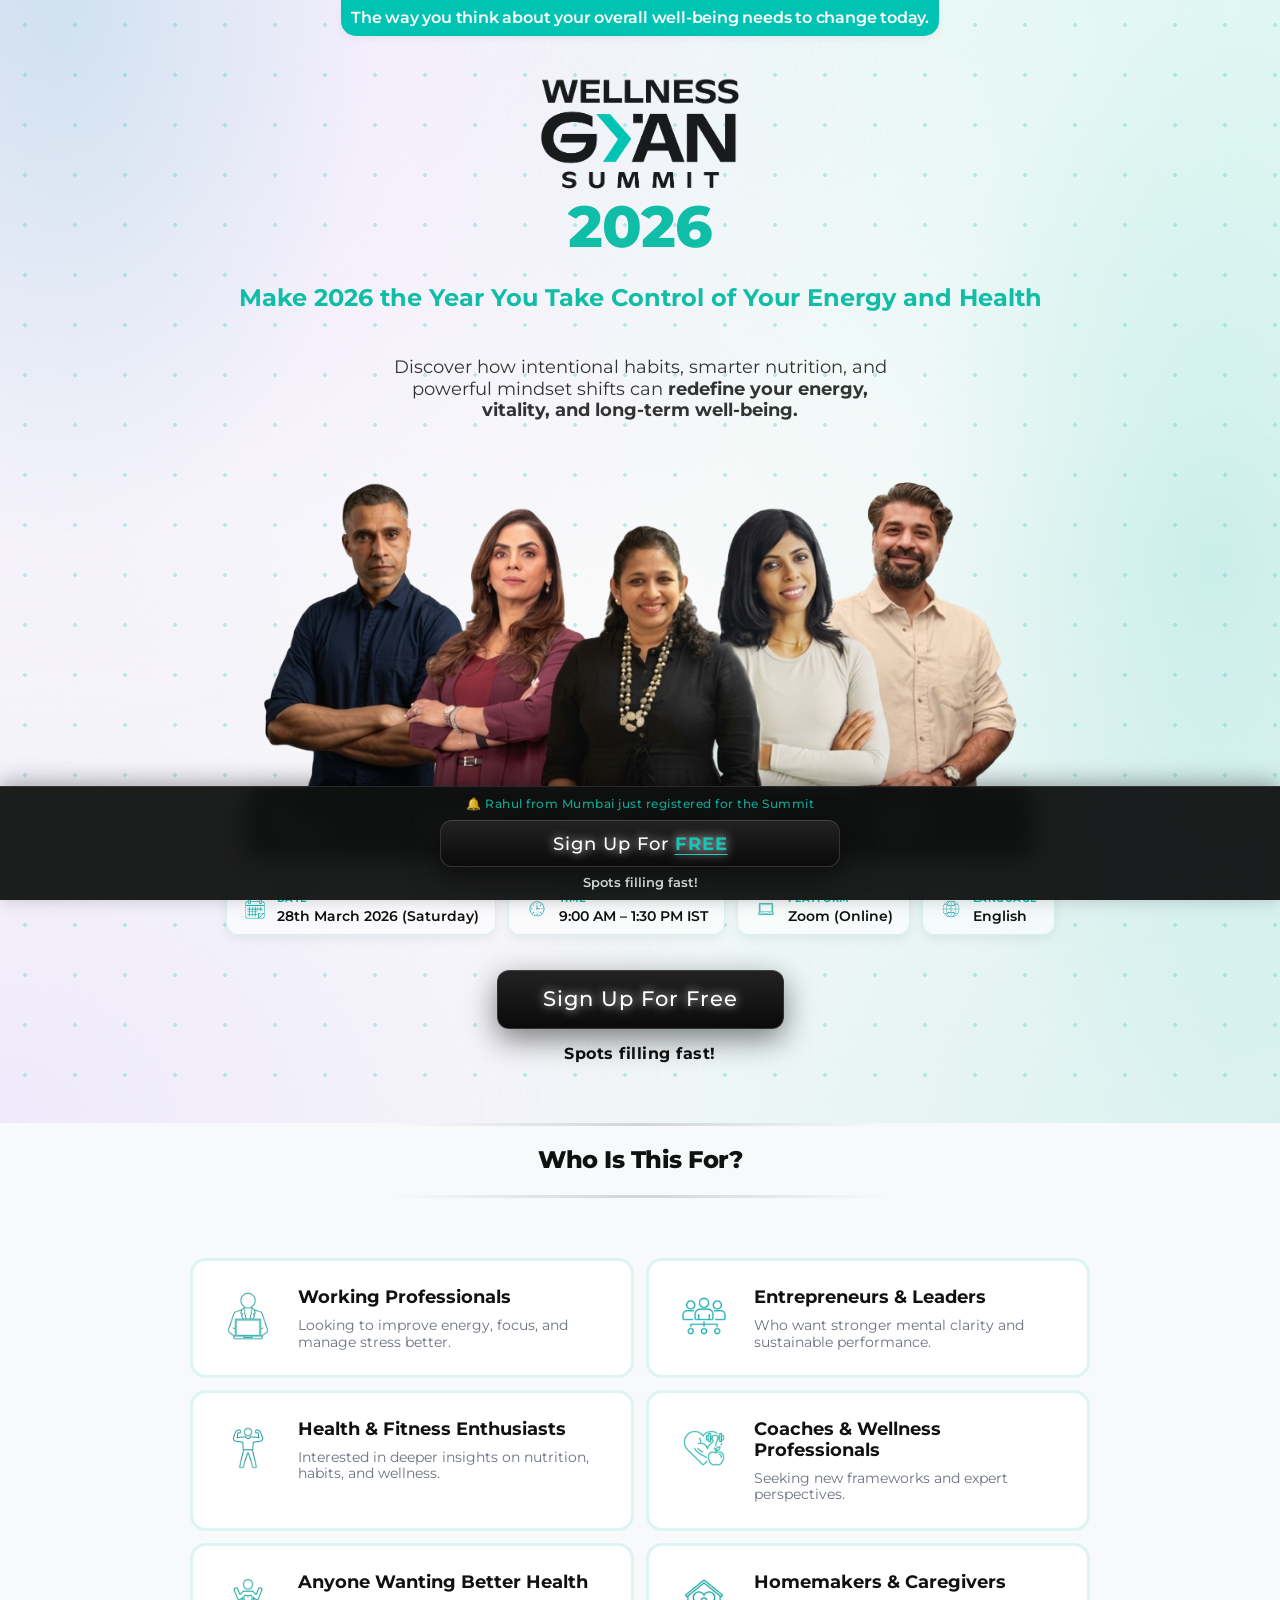
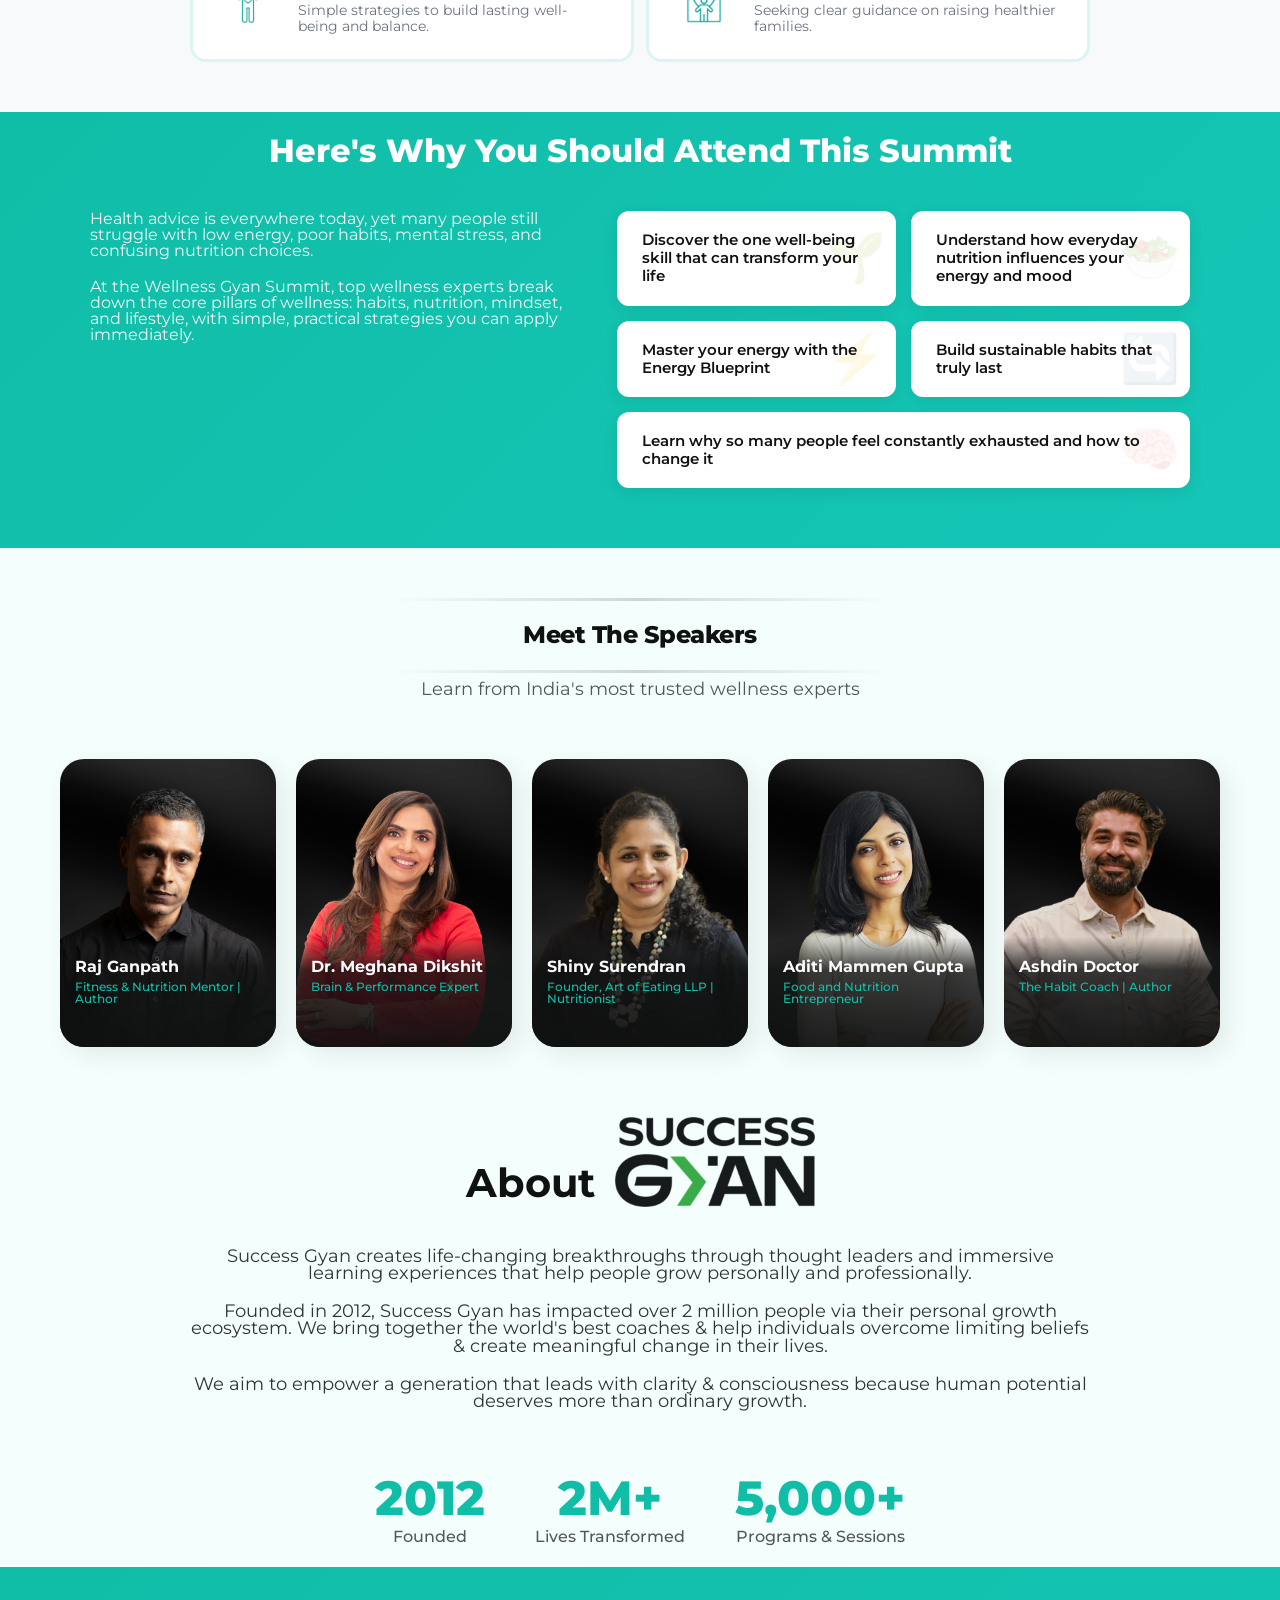
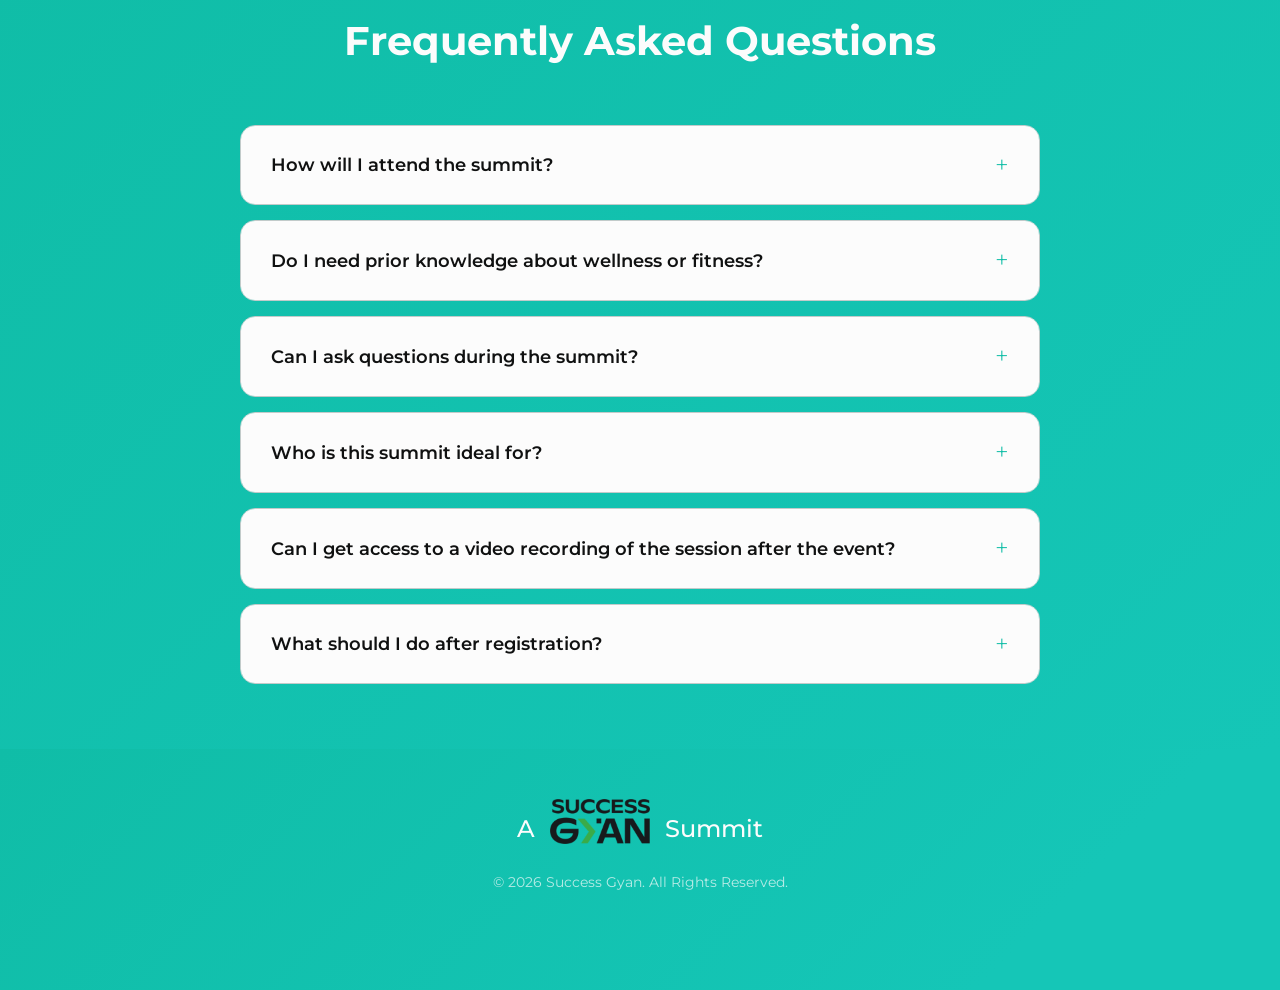
<file: wellnessgyan/index.html>
<!DOCTYPE html>
<html lang="en">

<head>
    <meta charset="UTF-8">
    <meta name="viewport" content="width=device-width, initial-scale=1.0">
    <title>Wellness Gyan Summit 2026 | India's Largest Wellness Summit</title>
    <link rel="stylesheet" href="styles.css">
    <link href="https://fonts.googleapis.com/css2?family=Montserrat:wght@300;400;500;600;700;800&display=swap"
        rel="stylesheet">
</head>

<body>
    <!-- Hero Section -->
    <header class="hero">
        <span class="hero-glow-right"></span>
        <div class="container hero-content">
            <p class="top-pre-headline">The way you think about your overall well-being needs to change today.</p>

            <div class="hero-logo-container">
                <img src="assets/wellness_gyan_logo.png" alt="Wellness Gyan Logo" class="hero-logo">
            </div>

            <!-- <p class="pre-headline">India's Largest Wellness Summit</p> -->
            <h1 class="main-headline">
                <span class="highlight">2026</span>
            </h1>

            <p class="hero-subheadline">
                <strong>Make 2026 the Year You Take Control of Your <span class="highlight-energy">Energy</span> and <span class="highlight-health">Health</span></strong><br><br>
                <span class="hero-desc">Discover how intentional habits, smarter nutrition, and powerful mindset shifts can <span class="hero-desc-bold">redefine your energy, vitality, and long-term well-being.</span></span>
            </p>

            <div class="hero-image-wrapper">
                <img src="assets/header_speakers.png" alt="Wellness Gyan Summit Speakers" class="main-speakers-img">
                <div class="speaker-names-bar">
                    <span class="speaker-name">Raj<br>Ganpath</span>
                    <span class="speaker-name">Dr. Meghna<br>Dikshit</span>
                    <span class="speaker-name">Shiny<br>Surendran</span>
                    <span class="speaker-name">Aditi<br>Gupta</span>
                    <span class="speaker-name">Ashdin<br>Doctor</span>
                </div>
            </div>

            <div class="event-details">
                <div class="detail-item detail-date">
                    <span class="detail-icon">
                        <img src="assets/calender.png" alt="Date">
                    </span>
                    <div class="detail-content">
                        <span class="detail-label">DATE</span>
                        <span class="detail-value">28th March 2026 (Saturday)</span>
                    </div>
                </div>
                <div class="detail-item detail-time">
                    <span class="detail-icon">
                        <img src="assets/time.png" alt="Time">
                    </span>
                    <div class="detail-content">
                        <span class="detail-label">TIME</span>
                        <span class="detail-value">9:00 AM – 1:30 PM IST</span>
                    </div>
                </div>
                <div class="detail-item detail-platform">
                    <span class="detail-icon">
                        <img src="assets/laptop.png" alt="Platform">
                    </span>
                    <div class="detail-content">
                        <span class="detail-label">PLATFORM</span>
                        <span class="detail-value">Zoom (Online)</span>
                    </div>
                </div>
                <div class="detail-item detail-language">
                    <span class="detail-icon">
                        <img src="assets/globe.png" alt="Language">
                    </span>
                    <div class="detail-content">
                        <span class="detail-label">LANGUAGE</span>
                        <span class="detail-value">English</span>
                    </div>
                </div>
            </div>

            <a href="#register" class="cta-button">Sign Up For Free</a>
            <p class="urgency" style="color: #101111;">Spots filling fast!</p>
        </div>
    </header>

    <!-- Who Should Attend Section -->
    <section class="who-should-attend">
        <div class="container">
            <h2>Who Is This For?</h2>
            <div class="audience-grid">
                <div class="audience-card">
                    <div class="audience-icon">
                        <img src="assets/working_professionals.png" alt="Working Professionals">
                    </div>
                    <div class="audience-content">
                        <h3>Working Professionals</h3>
                        <p>Looking to improve energy, focus, and manage stress better.</p>
                    </div>
                </div>
                <div class="audience-card">
                    <div class="audience-icon">
                        <img src="assets/leader.png" alt="Entrepreneurs & Leaders">
                    </div>
                    <div class="audience-content">
                        <h3>Entrepreneurs & Leaders</h3>
                        <p>Who want stronger mental clarity and sustainable performance.</p>
                    </div>
                </div>
                <div class="audience-card">
                    <div class="audience-icon">
                        <img src="assets/health_wellness.png" alt="Health & Fitness Enthusiasts">
                    </div>
                    <div class="audience-content">
                        <h3>Health & Fitness Enthusiasts</h3>
                        <p>Interested in deeper insights on nutrition, habits, and wellness.</p>
                    </div>
                </div>
                <div class="audience-card">
                    <div class="audience-icon">
                        <img src="assets/professionals.png" alt="Coaches & Wellness Professionals">
                    </div>
                    <div class="audience-content">
                        <h3>Coaches & Wellness Professionals</h3>
                        <p>Seeking new frameworks and expert perspectives.</p>
                    </div>
                </div>
                <div class="audience-card">
                    <div class="audience-icon">
                        <img src="assets/need_health.png" alt="Anyone Wanting Better Health">
                    </div>
                    <div class="audience-content">
                        <h3>Anyone Wanting Better Health</h3>
                        <p>Simple strategies to build lasting well-being and balance.</p>
                    </div>
                </div>
                <div class="audience-card">
                    <div class="audience-icon">
                        <img src="assets/home-care.png" alt="Homemakers & Caregivers">
                    </div>
                    <div class="audience-content">
                        <h3>Homemakers & Caregivers</h3>
                        <p>Seeking clear guidance on raising healthier families.</p>
                    </div>
                </div>
            </div>
        </div>
    </section>

    <!-- Why Attend Section -->
    <section class="why-attend">
        <div class="container">
            <h2>Here's Why You Should Attend This Summit</h2>
            <div class="why-attend-wrapper">
                <div class="why-attend-left">
                    <p class="section-intro">Health advice is everywhere today, yet many people still struggle with low energy,
                        poor habits, mental stress, and confusing nutrition choices.</p>
                    <p class="section-intro">At the Wellness Gyan Summit, top wellness experts break down the core pillars of
                        wellness: habits, nutrition, mindset, and lifestyle, with simple, practical strategies you can apply
                        immediately.</p>
                </div>
                <div class="why-attend-right">
                    <div class="benefits-list">
                        <div class="benefit-item" data-icon="&#127793;">
                            <p>Discover the one well-being skill that can transform your life</p>
                        </div>
                        <div class="benefit-item" data-icon="&#129367;">
                            <p>Understand how everyday nutrition influences your energy and mood</p>
                        </div>
                        <div class="benefit-item" data-icon="&#9889;">
                            <p>Master your energy with the Energy Blueprint</p>
                        </div>
                        <div class="benefit-item" data-icon="&#128260;">
                            <p>Build sustainable habits that truly last</p>
                        </div>
                        <div class="benefit-item" data-icon="&#129504;">
                            <p>Learn why so many people feel constantly exhausted and how to change it</p>
                        </div>
                    </div>
                </div>
            </div>
        </div>
    </section>

  <!-- Speakers Section -->
    <section class="speakers">
        <div class="container">
            <h2>Meet The Speakers</h2>
            <p class="speakers-subtitle">Learn from India's most trusted wellness experts</p>
            <div class="speakers-grid">
                <div class="speaker-card">
                    <div class="speaker-image">
                        <img src="assets/image_4.png" alt="Raj Ganpath">
                    </div>
                    <div class="speaker-info">
                        <h3>Raj Ganpath</h3>
                        <p class="speaker-title">Fitness & Nutrition Mentor | Author</p>
                        <p class="speaker-bio">With over 17 years of experience, Raj Ganpath has guided thousands toward
                            sustainable fitness through simple, science-backed lifestyle practices. His approach cuts
                            through the noise of the fitness industry to focus on clarity, consistency, and long-term
                            health.</p>
                    </div>
                </div>

                <div class="speaker-card">
                    <div class="speaker-image">
                        <img src="assets/image_1.png" alt="Dr. Meghana Dikshit">
                    </div>
                    <div class="speaker-info">
                        <h3>Dr. Meghana Dikshit</h3>
                        <p class="speaker-title">Brain & Performance Expert</p>
                        <p class="speaker-bio">With 30+ years of experience, she has helped thousands rewire limiting
                            subconscious patterns that impact health, habits, and overall well-being. Her work blends
                            mindset and neuroscience to help individuals build mental clarity, emotional balance, and
                            sustainable wellness.</p>
                    </div>
                </div>

                <div class="speaker-card">
                    <div class="speaker-image">
                        <img src="assets/image_3.png" alt="Shiny Surendran">
                        <div class="speaker-placeholder" style="display: none;">SS</div>
                    </div>
                    <div class="speaker-info">
                        <h3>Shiny Surendran</h3>
                        <p class="speaker-title">Founder, Art of Eating LLP | Nutritionist</p>
                        <p class="speaker-bio">A specialist in preventive and holistic nutrition, she helps individuals
                            understand the profound connection between nutrition, energy, and overall well-being. Her
                            work focuses on building smarter, sustainable eating habits that support long-term health.
                        </p>
                    </div>
                </div>

                <div class="speaker-card">
                    <div class="speaker-image">
                        <img src="assets/image_2.png" alt="Aditi Mammen Gupta">
                        <div class="speaker-placeholder" style="display: none;">AG</div>
                    </div>
                    <div class="speaker-info">
                        <h3>Aditi Mammen Gupta</h3>
                        <p class="speaker-title">Food and Nutrition Entrepreneur</p>
                        <p class="speaker-bio">Co-Founder, Origin Nutrition, where she champions clean, plant-based
                            nutrition for modern lifestyles. Her work is driven by the belief that honest, thoughtfully
                            formulated food can make everyday wellness both accessible and sustainable.</p>
                    </div>
                </div>

                <div class="speaker-card">
                    <div class="speaker-image">
                        <img src="assets/image_5.png" alt="Ashdin Doctor">
                        <div class="speaker-placeholder" style="display: none;">AD</div>
                    </div>
                    <div class="speaker-info">
                        <h3>Ashdin Doctor</h3>
                        <p class="speaker-title">The Habit Coach | Author</p>
                        <p class="speaker-bio">Globally recognised as The Habit Coach, Ashdin Doctor is known for his
                            powerful yet practical approach to habit transformation. Through simple, consistent
                            behavioural shifts, he helps individuals design routines that lead to lasting well-being and
                            high performance.</p>
                    </div>
                </div>
            </div>
        </div>
    </section>

    <!-- About Section -->
    <section class="about">
        <div class="container">
            <div class="about-branding">
                <h2>About</h2>
                <img src="assets/success_gyan_logo.png" alt="Success Gyan Logo" class="about-logo">
            </div>
            <p class="about-text">Success Gyan creates life-changing breakthroughs through thought leaders and immersive
                learning experiences that help people grow personally and professionally.</p>
            <p class="about-text">Founded in 2012, Success Gyan has impacted over 2 million people via their personal
                growth ecosystem. We bring together the world's best coaches & help individuals overcome limiting
                beliefs & create meaningful change in their lives.</p>
            <p class="about-text">We aim to empower a generation that leads with clarity & consciousness because human
                potential deserves more than ordinary growth.</p>

            <div class="stats">
                <div class="stat-item">
                    <span class="stat-number">2012</span>
                    <span class="stat-label">Founded</span>
                </div>
                <div class="stat-item">
                    <span class="stat-number">2M+</span>
                    <span class="stat-label">Lives Transformed</span>
                </div>
                <div class="stat-item">
                    <span class="stat-number">5,000+</span>
                    <span class="stat-label">Programs & Sessions</span>
                </div>
            </div>
        </div>
    </section>

    <!-- Logo Section -->
    <!-- <div class="brand-logo-container">
        <img src="assets/success_gyan_logo.png" alt="Success Gyan Logo" class="brand-logo">
    </div> -->

    <!-- Registration Section -->
    <!-- <section class="register" id="register">
        <div class="container">
            <h2>Register Now - It's Free!</h2>
            <p class="register-intro">Secure your spot at India's Largest Wellness Summit</p>

            <form class="register-form" id="registerForm">
                <div class="form-group">
                    <input type="text" id="name" name="name" placeholder="Your Full Name" required>
                </div>
                <div class="form-group">
                    <input type="email" id="email" name="email" placeholder="Your Email Address" required>
                </div>
                <div class="form-group">
                    <input type="tel" id="phone" name="phone" placeholder="Your WhatsApp Number" required>
                </div>
                <button type="submit" class="submit-button">Sign Up For Free</button>
            </form>
            <p class="spots-text">Spots filling fast!</p>
        </div>
    </section> -->

    <!-- FAQ Section -->
    <section class="faq">
        <div class="container">
            <h2>Frequently Asked Questions</h2>
            <div class="faq-list">
                <div class="faq-item">
                    <div class="faq-question">
                        <h3>How will I attend the summit?</h3>
                        <span class="faq-toggle">+</span>
                    </div>
                    <div class="faq-answer">
                        <p>The summit will be conducted on Zoom. After registering, you'll receive an instant
                            confirmation email with the summit details. The joining link will be shared 24 hours before
                            the session via your registered email and WhatsApp number.</p>
                    </div>
                </div>

                <div class="faq-item">
                    <div class="faq-question">
                        <h3>Do I need prior knowledge about wellness or fitness?</h3>
                        <span class="faq-toggle">+</span>
                    </div>
                    <div class="faq-answer">
                        <p>No. The sessions are designed to be simple, practical, and suitable for beginners as well as
                            enthusiasts.</p>
                    </div>
                </div>

                <div class="faq-item">
                    <div class="faq-question">
                        <h3>Can I ask questions during the summit?</h3>
                        <span class="faq-toggle">+</span>
                    </div>
                    <div class="faq-answer">
                        <p>Yes. You can submit questions during the sessions and the speakers may address selected ones.
                        </p>
                    </div>
                </div>

                <div class="faq-item">
                    <div class="faq-question">
                        <h3>Who is this summit ideal for?</h3>
                        <span class="faq-toggle">+</span>
                    </div>
                    <div class="faq-answer">
                        <p>Anyone over 25 years old who is interested in improving their health, habits, energy, and
                            overall well-being.</p>
                    </div>
                </div>

                <div class="faq-item">
                    <div class="faq-question">
                        <h3>Can I get access to a video recording of the session after the event?</h3>
                        <span class="faq-toggle">+</span>
                    </div>
                    <div class="faq-answer">
                        <p>No, there will be no recording of the session. Please attend the event live to get the full
                            value from the sessions.</p>
                    </div>
                </div>

                <div class="faq-item">
                    <div class="faq-question">
                        <h3>What should I do after registration?</h3>
                        <span class="faq-toggle">+</span>
                    </div>
                    <div class="faq-answer">
                        <p>After registering, join the WhatsApp group to stay updated and receive important insights
                            before the session. Also, remember to block your calendar so you don't miss the event.</p>
                    </div>
                </div>
            </div>
        </div>
    </section>

    <!-- Footer -->
    <footer class="footer">
        <div class="container">
          <div class="about-branding">
                <h2>A</h2>
                <img src="assets/success_gyan_logo.png" alt="Success Gyan Logo" class="about-logo">
                 <h2>Summit</h2>
            </div>
            <p class="copyright">&copy; 2026 Success Gyan. All Rights Reserved.</p>
        </div>
    </footer>

    <!-- Sticky CTA -->
    <div class="sticky-cta">
        <div class="sticky-ticker" id="stickyTicker"></div>
        <a href="#register" class="cta-button">Sign Up For <span class="animated-free-formal">FREE</span></a>
        <p class="sticky-urgency">Spots filling fast!</p>
    </div>

    <script src="script.js"></script>
</body>

</html>
</file>
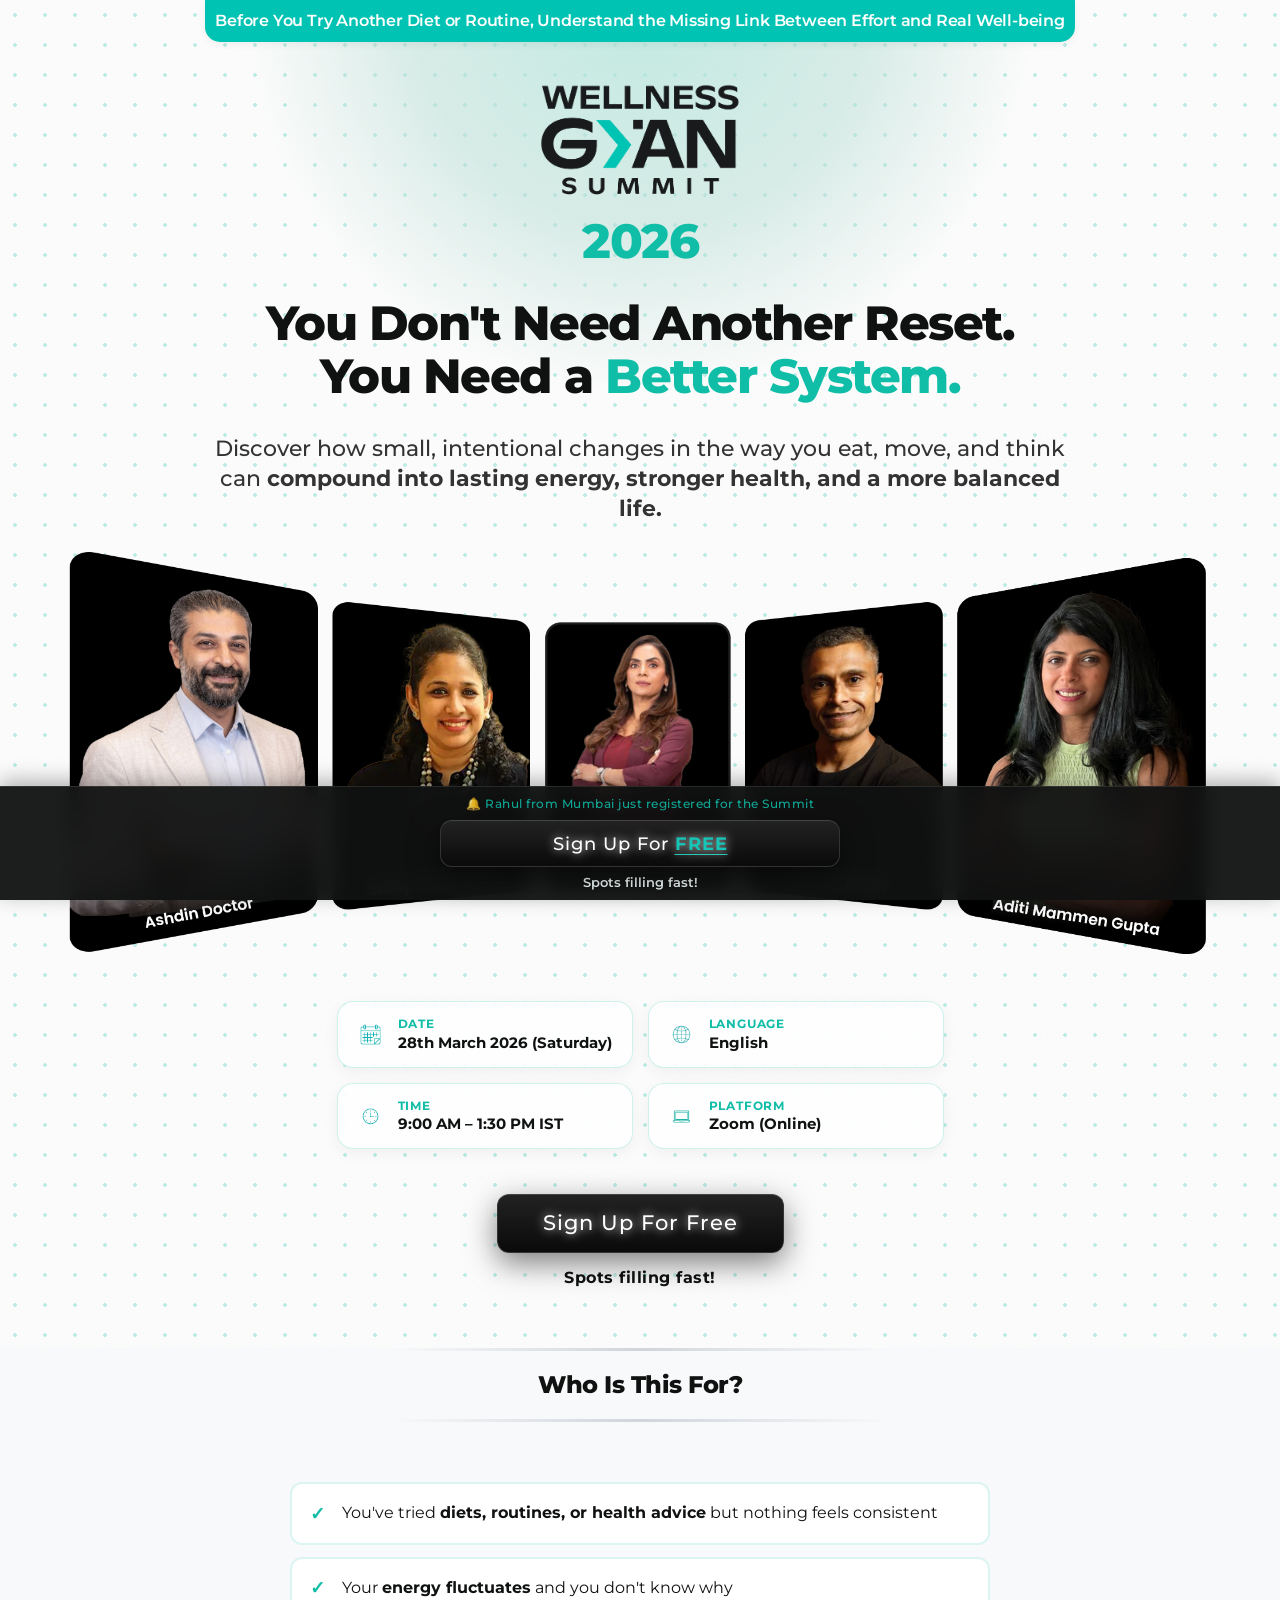
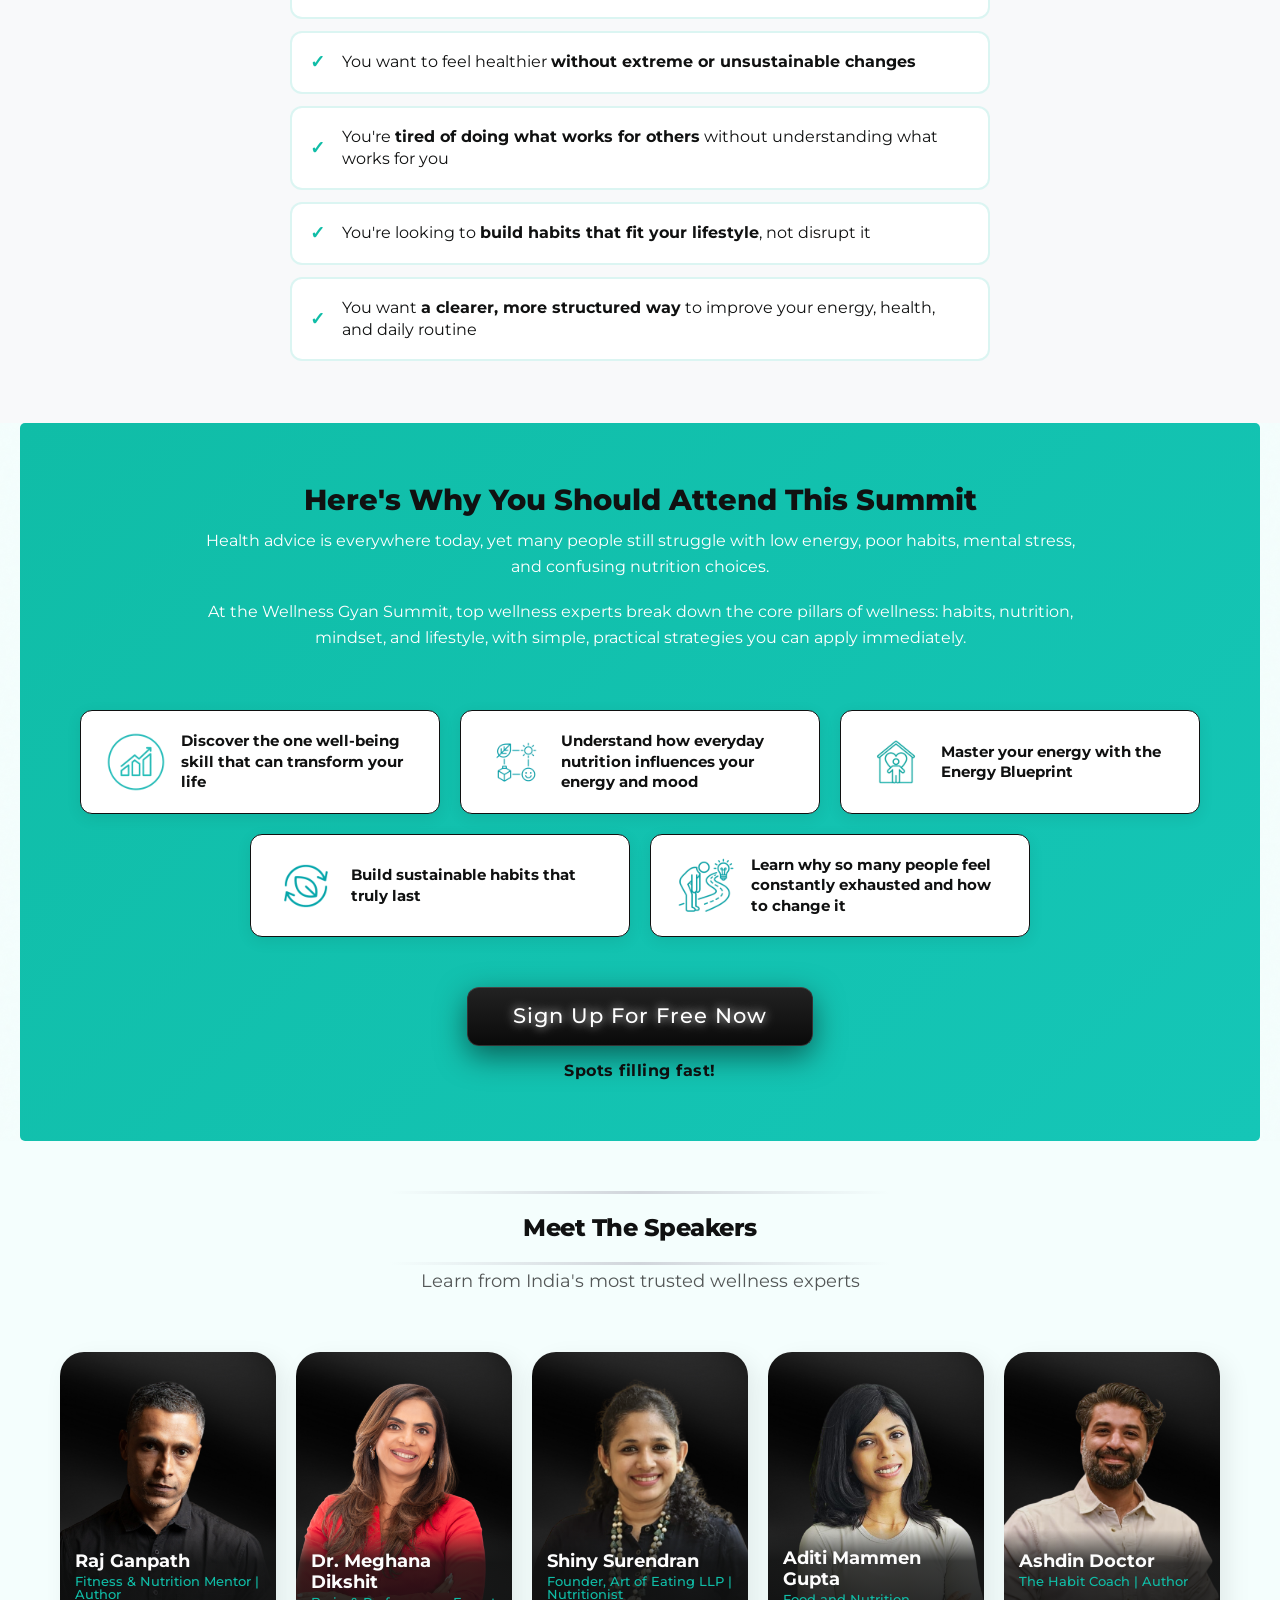
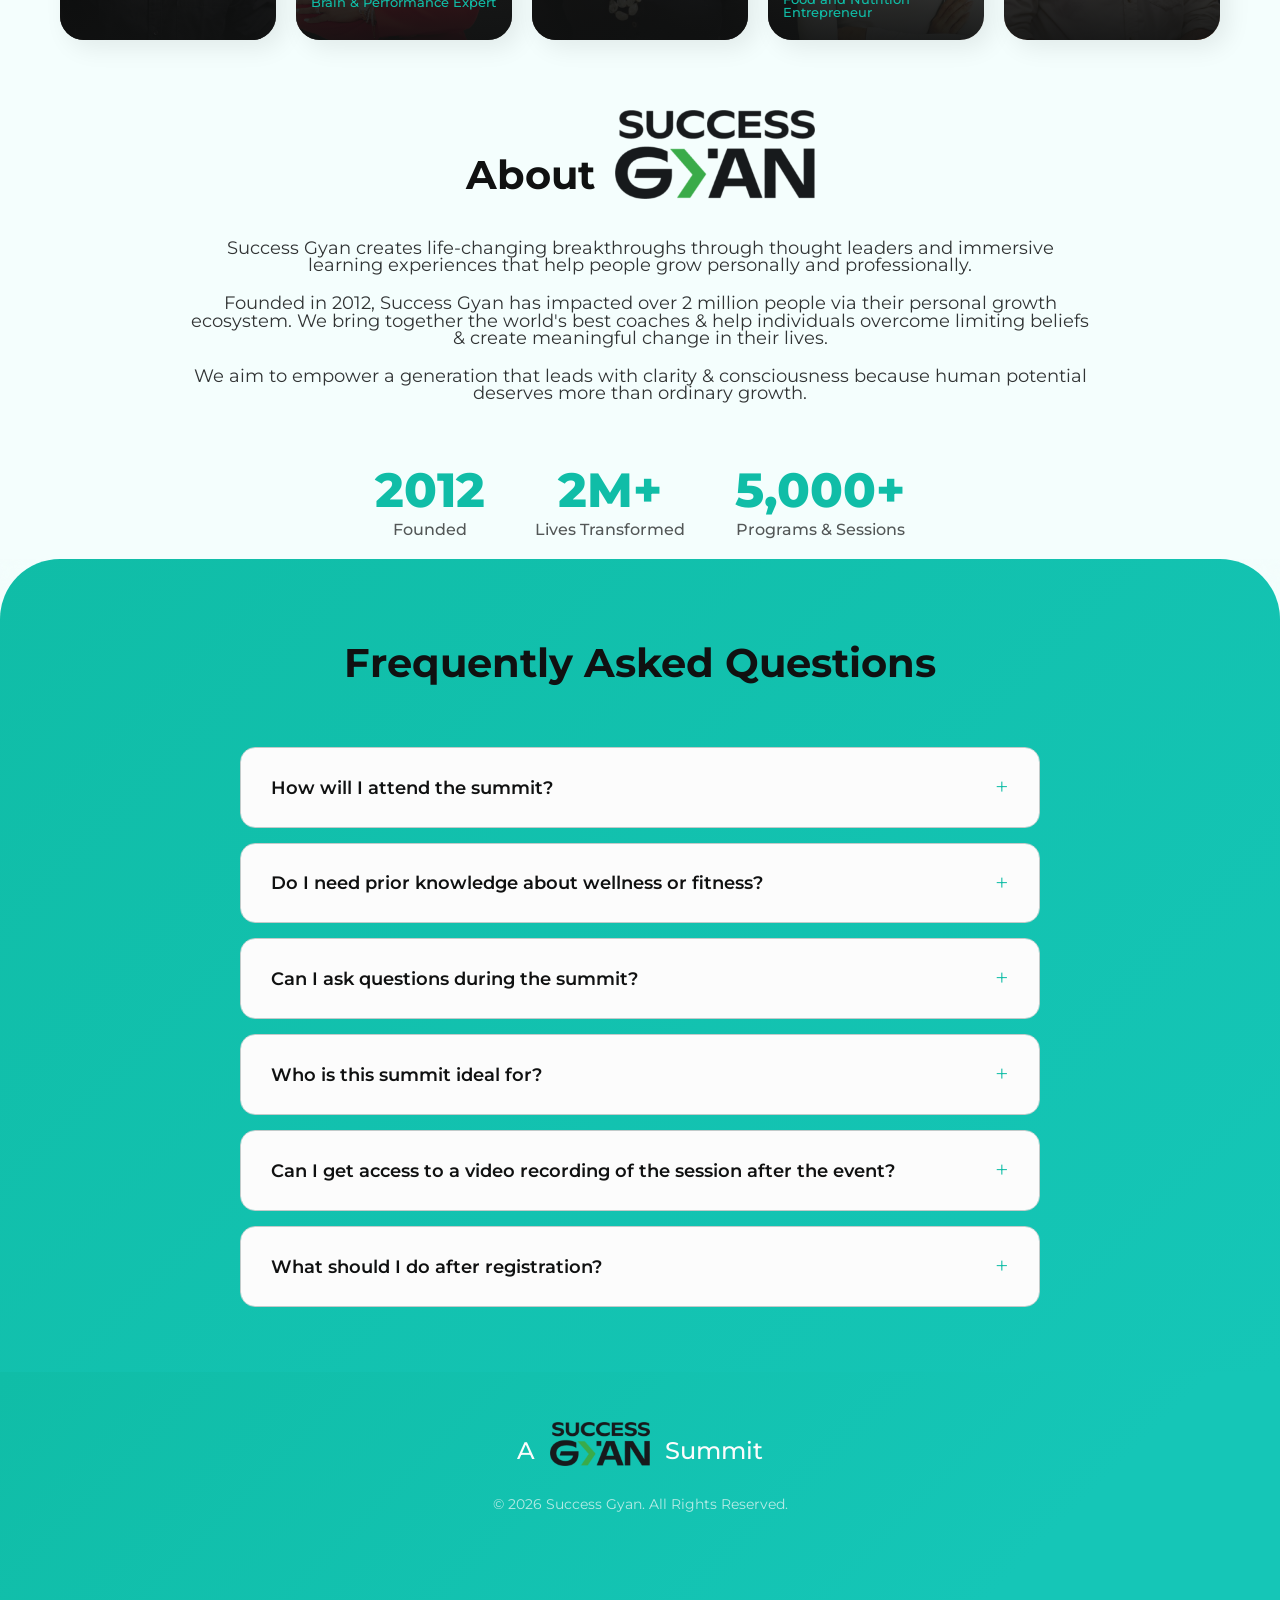
<file: wellnessgyanvtwo/index.html>
<!DOCTYPE html>
<html lang="en">

<head>
    <meta charset="UTF-8">
    <meta name="viewport" content="width=device-width, initial-scale=1.0">
    <title>Wellness Gyan Summit 2026 | India's Largest Wellness Summit</title>
    <link rel="stylesheet" href="styles.css">
    <link href="https://fonts.googleapis.com/css2?family=Montserrat:wght@300;400;500;600;700;800&display=swap"
        rel="stylesheet">
</head>

<body>
    <!-- Hero Section -->
    <header class="hero">
        <span class="hero-glow-right"></span>
        <div class="container hero-content">
            <p class="top-pre-headline">Before You Try Another Diet or Routine, Understand the Missing Link Between Effort and Real Well-being</p>
<div class="hero-logo-container">
                <img src="assets/wellness_gyan_logo.png" alt="Wellness Gyan Logo" class="hero-logo">
            </div>

            <!-- <p class="pre-headline">India's Largest Wellness Summit</p> -->
            <h1 class="main-headline">
                <span class="highlight">2026</span>
            </h1>

            <h1 class="main-headline">
                You Don't Need Another Reset.<br>You Need a <span class="highlight">Better System.</span>
            </h1>

               <p class="hero-subheadline">
                Discover how small, intentional changes in the way you eat, move, and think can <span class="subheadline-bold">compound into lasting energy, stronger health, and a more balanced life.</span>
            </p>
            <!-- Speaker Collage -->
            <div class="speaker-collage">
                <img src="assets/png-collage.png" alt="Wellness Gyan Summit Speakers">
            </div>

         

       

            <div class="event-details">
                <div class="detail-item detail-date">
                    <span class="detail-icon">
                        <img src="assets/calender.png" alt="Date">
                    </span>
                    <div class="detail-content">
                        <span class="detail-label">DATE</span>
                        <span class="detail-value">28th March 2026 (Saturday)</span>
                    </div>
                </div>
                <div class="detail-item detail-time">
                    <span class="detail-icon">
                        <img src="assets/time.png" alt="Time">
                    </span>
                    <div class="detail-content">
                        <span class="detail-label">TIME</span>
                        <span class="detail-value">9:00 AM – 1:30 PM IST</span>
                    </div>
                </div>
                <div class="detail-item detail-platform">
                    <span class="detail-icon">
                        <img src="assets/laptop.png" alt="Platform">
                    </span>
                    <div class="detail-content">
                        <span class="detail-label">PLATFORM</span>
                        <span class="detail-value">Zoom (Online)</span>
                    </div>
                </div>
                <div class="detail-item detail-language">
                    <span class="detail-icon">
                        <img src="assets/globe.png" alt="Language">
                    </span>
                    <div class="detail-content">
                        <span class="detail-label">LANGUAGE</span>
                        <span class="detail-value">English</span>
                    </div>
                </div>
            </div>

            <a href="#register" class="cta-button">Sign Up For Free</a>
            <p class="urgency" style="color: #101111;">Spots filling fast!</p>
        </div>
    </header>

    <!-- Who Should Attend Section -->
    <section class="who-should-attend">
        <div class="container">
            <h2>Who Is This For?</h2>
            <ul class="audience-list">
                <li>You've tried <strong>diets, routines, or health advice</strong> but nothing feels consistent</li>
                <li>Your <strong>energy fluctuates</strong> and you don't know why</li>
                <li>You want to feel healthier <strong>without extreme or unsustainable changes</strong></li>
                <li>You're <strong>tired of doing what works for others</strong> without understanding what works for you</li>
                <li>You're looking to <strong>build habits that fit your lifestyle</strong>, not disrupt it</li>
                <li>You want <strong>a clearer, more structured way</strong> to improve your energy, health, and daily routine</li>
            </ul>
        </div>
    </section>

    <!-- Why Attend Section -->
    <section class="why-attend">
        <div class="container">
            <h2>Here's Why You Should Attend This Summit</h2>
            <div class="why-attend-wrapper">
                <div class="why-attend-left">
                    <p class="section-intro">Health advice is everywhere today, yet many people still struggle with low energy,
                        poor habits, mental stress, and confusing nutrition choices.</p>
                    <p class="section-intro">At the Wellness Gyan Summit, top wellness experts break down the core pillars of
                        wellness: habits, nutrition, mindset, and lifestyle, with simple, practical strategies you can apply
                        immediately.</p>
                </div>
                <div class="why-attend-right">
                    <div class="benefits-list">
                        <div class="benefit-item">
                            <img src="assets/1.png" alt="Icon" class="benefit-icon-img">
                            <p>Discover the one well-being skill that can transform your life</p>
                        </div>
                        <div class="benefit-item">
                            <img src="assets/2.png" alt="Icon" class="benefit-icon-img">
                            <p>Understand how everyday nutrition influences your energy and mood</p>
                        </div>
                        <div class="benefit-item">
                            <img src="assets/home-care.png" alt="Icon" class="benefit-icon-img">
                            <p>Master your energy with the Energy Blueprint</p>
                        </div>
                        <div class="benefit-item">
                            <img src="assets/3.png" alt="Icon" class="benefit-icon-img">
                            <p>Build sustainable habits that truly last</p>
                        </div>
                        <div class="benefit-item">
                            <img src="assets/4.png" alt="Icon" class="benefit-icon-img">
                            <p>Learn why so many people feel constantly exhausted and how to change it</p>
                        </div>
                    </div>
                </div>
            </div>
            <div class="center-cta" style="margin-top: 50px;">
                <a href="#register" class="cta-button">Sign Up For Free Now</a>
                <p class="urgency" style="color: #101111;">Spots filling fast!</p>
            </div>
        </div>
    </section>

    <!-- Speakers Section -->
    <section class="speakers">
        <div class="container">
            <h2>Meet The Speakers</h2>
            <p class="speakers-subtitle">Learn from India's most trusted wellness experts</p>
            <div class="speakers-grid">
                <div class="speaker-card">
                    <div class="speaker-image">
                        <img src="assets/image_4.png" alt="Raj Ganpath">
                    </div>
                    <div class="speaker-info">
                        <h3>Raj Ganpath</h3>
                        <p class="speaker-title">Fitness & Nutrition Mentor | Author</p>
                        <p class="speaker-bio">With over 17 years of experience, Raj Ganpath has guided thousands toward
                            sustainable fitness through simple, science-backed lifestyle practices. His approach cuts
                            through the noise of the fitness industry to focus on clarity, consistency, and long-term
                            health.</p>
                    </div>
                </div>

                <div class="speaker-card">
                    <div class="speaker-image">
                        <img src="assets/image_1.png" alt="Dr. Meghana Dikshit">
                    </div>
                    <div class="speaker-info">
                        <h3>Dr. Meghana Dikshit</h3>
                        <p class="speaker-title">Brain & Performance Expert</p>
                        <p class="speaker-bio">With 30+ years of experience, she has helped thousands rewire limiting
                            subconscious patterns that impact health, habits, and overall well-being. Her work blends
                            mindset and neuroscience to help individuals build mental clarity, emotional balance, and
                            sustainable wellness.</p>
                    </div>
                </div>

                <div class="speaker-card">
                    <div class="speaker-image">
                        <img src="assets/image_3.png" alt="Shiny Surendran">
                        <div class="speaker-placeholder" style="display: none;">SS</div>
                    </div>
                    <div class="speaker-info">
                        <h3>Shiny Surendran</h3>
                        <p class="speaker-title">Founder, Art of Eating LLP | Nutritionist</p>
                        <p class="speaker-bio">A specialist in preventive and holistic nutrition, she helps individuals
                            understand the profound connection between nutrition, energy, and overall well-being. Her
                            work focuses on building smarter, sustainable eating habits that support long-term health.
                        </p>
                    </div>
                </div>

                <div class="speaker-card">
                    <div class="speaker-image">
                        <img src="assets/image_2.png" alt="Aditi Mammen Gupta">
                        <div class="speaker-placeholder" style="display: none;">AG</div>
                    </div>
                    <div class="speaker-info">
                        <h3>Aditi Mammen Gupta</h3>
                        <p class="speaker-title">Food and Nutrition Entrepreneur</p>
                        <p class="speaker-bio">Co-Founder, Origin Nutrition, where she champions clean, plant-based
                            nutrition for modern lifestyles. Her work is driven by the belief that honest, thoughtfully
                            formulated food can make everyday wellness both accessible and sustainable.</p>
                    </div>
                </div>

                <div class="speaker-card">
                    <div class="speaker-image">
                        <img src="assets/image_5.png" alt="Ashdin Doctor">
                        <div class="speaker-placeholder" style="display: none;">AD</div>
                    </div>
                    <div class="speaker-info">
                        <h3>Ashdin Doctor</h3>
                        <p class="speaker-title">The Habit Coach | Author</p>
                        <p class="speaker-bio">Globally recognised as The Habit Coach, Ashdin Doctor is known for his
                            powerful yet practical approach to habit transformation. Through simple, consistent
                            behavioural shifts, he helps individuals design routines that lead to lasting well-being and
                            high performance.</p>
                    </div>
                </div>
            </div>
        </div>
    </section>

    <!-- About Section -->
    <section class="about">
        <div class="container">
            <div class="about-branding">
                <h2>About</h2>
                <img src="assets/success_gyan_logo.png" alt="Success Gyan Logo" class="about-logo">
            </div>
            <p class="about-text">Success Gyan creates life-changing breakthroughs through thought leaders and immersive
                learning experiences that help people grow personally and professionally.</p>
            <p class="about-text">Founded in 2012, Success Gyan has impacted over 2 million people via their personal
                growth ecosystem. We bring together the world's best coaches & help individuals overcome limiting
                beliefs & create meaningful change in their lives.</p>
            <p class="about-text">We aim to empower a generation that leads with clarity & consciousness because human
                potential deserves more than ordinary growth.</p>

            <div class="stats">
                <div class="stat-item">
                    <span class="stat-number">2012</span>
                    <span class="stat-label">Founded</span>
                </div>
                <div class="stat-item">
                    <span class="stat-number">2M+</span>
                    <span class="stat-label">Lives Transformed</span>
                </div>
                <div class="stat-item">
                    <span class="stat-number">5,000+</span>
                    <span class="stat-label">Programs & Sessions</span>
                </div>
            </div>
        </div>
    </section>

    <!-- Logo Section -->
    <!-- <div class="brand-logo-container">
        <img src="assets/success_gyan_logo.png" alt="Success Gyan Logo" class="brand-logo">
    </div> -->

    <!-- Registration Section -->
    <!-- <section class="register" id="register">
        <div class="container">
            <h2>Register Now - It's Free!</h2>
            <p class="register-intro">Secure your spot at India's Largest Wellness Summit</p>

            <form class="register-form" id="registerForm">
                <div class="form-group">
                    <input type="text" id="name" name="name" placeholder="Your Full Name" required>
                </div>
                <div class="form-group">
                    <input type="email" id="email" name="email" placeholder="Your Email Address" required>
                </div>
                <div class="form-group">
                    <input type="tel" id="phone" name="phone" placeholder="Your WhatsApp Number" required>
                </div>
                <button type="submit" class="submit-button">Sign Up For Free</button>
            </form>
            <p class="spots-text">Spots filling fast!</p>
        </div>
    </section> -->

    <!-- FAQ Section -->
    <section class="faq">
        <div class="container">
            <h2>Frequently Asked Questions</h2>
            <div class="faq-list">
                <div class="faq-item">
                    <div class="faq-question">
                        <h3>How will I attend the summit?</h3>
                        <span class="faq-toggle">+</span>
                    </div>
                    <div class="faq-answer">
                        <p>The summit will be conducted on Zoom. After registering, you'll receive an instant
                            confirmation email with the summit details. The joining link will be shared 24 hours before
                            the session via your registered email and WhatsApp number.</p>
                    </div>
                </div>

                <div class="faq-item">
                    <div class="faq-question">
                        <h3>Do I need prior knowledge about wellness or fitness?</h3>
                        <span class="faq-toggle">+</span>
                    </div>
                    <div class="faq-answer">
                        <p>No. The sessions are designed to be simple, practical, and suitable for beginners as well as
                            enthusiasts.</p>
                    </div>
                </div>

                <div class="faq-item">
                    <div class="faq-question">
                        <h3>Can I ask questions during the summit?</h3>
                        <span class="faq-toggle">+</span>
                    </div>
                    <div class="faq-answer">
                        <p>Yes. You can submit questions during the sessions and the speakers may address selected ones.
                        </p>
                    </div>
                </div>

                <div class="faq-item">
                    <div class="faq-question">
                        <h3>Who is this summit ideal for?</h3>
                        <span class="faq-toggle">+</span>
                    </div>
                    <div class="faq-answer">
                        <p>Anyone over 25 years old who is interested in improving their health, habits, energy, and
                            overall well-being.</p>
                    </div>
                </div>

                <div class="faq-item">
                    <div class="faq-question">
                        <h3>Can I get access to a video recording of the session after the event?</h3>
                        <span class="faq-toggle">+</span>
                    </div>
                    <div class="faq-answer">
                        <p>No, there will be no recording of the session. Please attend the event live to get the full
                            value from the sessions.</p>
                    </div>
                </div>

                <div class="faq-item">
                    <div class="faq-question">
                        <h3>What should I do after registration?</h3>
                        <span class="faq-toggle">+</span>
                    </div>
                    <div class="faq-answer">
                        <p>After registering, join the WhatsApp group to stay updated and receive important insights
                            before the session. Also, remember to block your calendar so you don't miss the event.</p>
                    </div>
                </div>
            </div>
        </div>
    </section>

    <!-- Footer -->
    <footer class="footer">
        <div class="container">
          <div class="about-branding">
                <h2>A</h2>
                <img src="assets/success_gyan_logo.png" alt="Success Gyan Logo" class="about-logo">
                 <h2>Summit</h2>
            </div>
            <p class="copyright">&copy; 2026 Success Gyan. All Rights Reserved.</p>
        </div>
    </footer>

    <!-- Sticky CTA -->
    <div class="sticky-cta">
        <div class="sticky-ticker" id="stickyTicker"></div>
        <a href="#register" class="cta-button">Sign Up For <span class="animated-free-formal">FREE</span></a>
        <p class="sticky-urgency">Spots filling fast!</p>
    </div>

    <script src="script.js"></script>
</body>

</html>
</file>
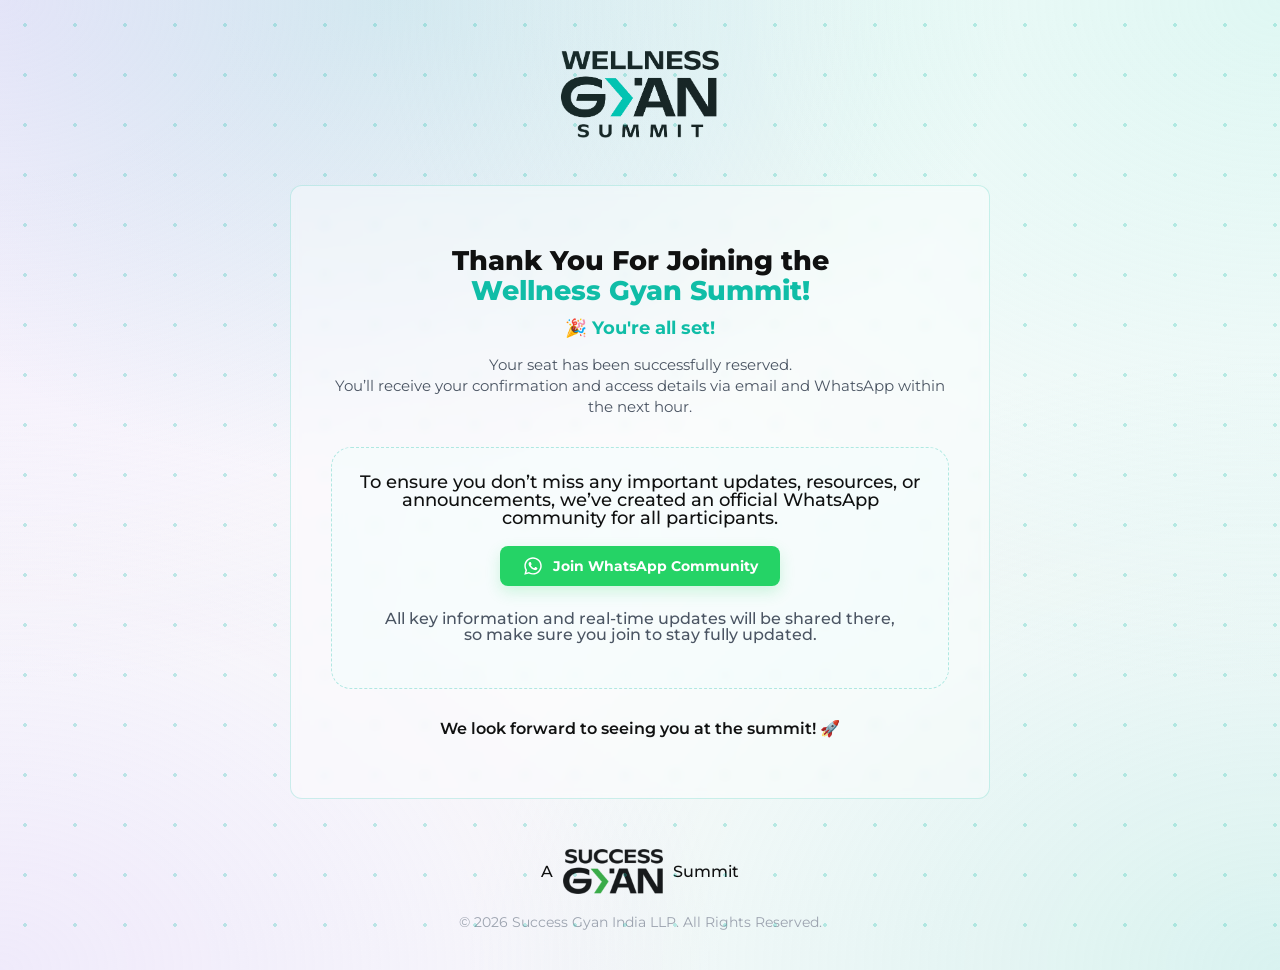
<file: wellnessgyan/thankyou.html>
<!DOCTYPE html>
<html lang="en">
<head>
    <meta charset="UTF-8">
    <meta name="viewport" content="width=device-width, initial-scale=1.0">
    <title>Thank You - Wellness Gyan Summit 2026</title>
    <link rel="stylesheet" href="styles.css">
    <link href="https://fonts.googleapis.com/css2?family=Montserrat:wght@300;400;500;600;700;800&display=swap" rel="stylesheet">
</head>
<body class="thank-you-body">
    <div class="thank-you-page">
        <!-- Logo Section -->
        <div class="thank-you-logo">
            <img src="assets/wellness_gyan_logo.png" alt="Wellness Gyan Logo" style="max-width: 200px;">
        </div>

        <div class="thank-you-container">
            <h1 class="thank-you-title">Thank You For Joining the <br><span class="highlight">Wellness Gyan Summit!</span></h1>

            
            <div class="thank-you-status">🎉 You're all set!</div>
            
            <p class="thank-you-message">
                Your seat has been successfully reserved. <br>
                You’ll receive your confirmation and access details via email and WhatsApp within the next hour.
            </p>

            <div class="whatsapp-box">
                <p>
                    To ensure you don’t miss any important updates, resources, or announcements, 
                    we’ve created an official WhatsApp community for all participants.
                </p>
                <a href="https://chat.whatsapp.com/DDNI0fyUICeJj4SzDlAQVA" class="whatsapp-button">
                    <svg viewBox="0 0 448 512" width="24" height="24" xmlns="http://www.w3.org/2000/svg">
                        <path fill="currentColor" d="M380.9 97.1C339 55.1 283.2 32 223.9 32c-122.4 0-222 99.6-222 222 0 39.1 10.2 77.3 29.6 111L0 480l117.7-30.9c32.4 17.7 68.9 27 106.1 27h.1c122.3 0 224.1-99.6 224.1-222 0-59.3-25.2-115-67.1-157zm-157 341.6c-33.2 0-65.7-8.9-94-25.7l-6.7-4-69.8 18.3L72 359.2l-4.4-7c-18.5-29.4-28.2-63.3-28.2-98.2 0-101.7 82.8-184.5 184.6-184.5 49.3 0 95.6 19.2 130.4 54.1 34.8 34.9 56.2 81.2 56.1 130.5 0 101.8-84.9 184.6-186.6 184.6zm101.2-138.2c-5.5-2.8-32.8-16.2-37.9-18-5.1-1.9-8.8-2.8-12.5 2.8-3.7 5.6-14.3 18-17.6 21.8-3.2 3.7-6.5 4.2-12 1.4-5.5-2.8-23.2-8.5-44.2-27.1-16.4-14.6-27.4-32.7-30.6-38.2-3.2-5.6-.3-8.6 2.4-11.3 2.5-2.4 5.5-6.5 8.3-9.7 2.8-3.3 3.7-5.6 5.5-9.3 1.8-3.7.9-6.9-.5-9.7-1.4-2.8-12.5-30.1-17.1-41.2-4.5-10.8-9.1-9.3-12.5-9.5-3.2-.2-6.9-.2-10.6-.2-3.7 0-9.7 1.4-14.8 6.9-5.1 5.6-19.4 19-19.4 46.3 0 27.3 19.9 53.7 22.6 57.4 2.8 3.7 39.1 59.7 94.8 83.8 13.2 5.8 23.5 9.2 31.6 11.8 13.3 4.2 25.4 3.6 35 2.2 10.7-1.6 32.8-13.4 37.4-26.4 4.6-13 4.6-24.1 3.2-26.4-1.3-2.5-5-3.9-10.5-6.6z"/>
                    </svg>
                    Join WhatsApp Community
                </a>

                <p style="margin-top: 25px; font-weight: 500; font-size: 1rem; color: #4B5563;">
                    All key information and real-time updates will be shared there, <br>
                    so make sure you join to stay fully updated.
                </p>
            </div>

            <p class="next-steps">We look forward to seeing you at the summit! 🚀</p>
        </div>

        <footer class="thank-you-footer">
            <div class="about-branding" style="display: flex; align-items: center; justify-content: center; gap: 10px;">
                 <span style="font-weight: 500; color: #101111;">A</span>
                 <img src="assets/success_gyan_logo.png" alt="Success Gyan Logo" style="max-width: 100px;">
                 <span style="font-weight: 500; color: #101111;">Summit</span>
            </div>
            <p class="copyright" style="margin-top: 20px; color: #9CA3AF;">&copy; 2026 Success Gyan India LLP. All Rights Reserved.</p>
        </footer>
    </div>
</body>
</html>
</file>
<file: anuragshuklla/style.css>
/* =============================================
   NUMEROLOGY REPORT LANDING PAGE STYLES
   Reference: anuragshuklaspeaks.com
============================================= */

/* CSS Variables */
:root {
    /* Primary Colors */
    --primary-dark: #2F0946;
    --primary-darker: #301249;
    --primary-accent: #41023C;
    --black: #000000;
    --white: #ffffff;

    /* Accent Colors */
    --vivid-purple: #9b51e0;
    --cyan-blue: #0693e3;
    --pale-pink: #f78da7;
    --dusty-lavender: #6C5077;

    /* Neutral Colors */
    --light-grey: #E2DEE2;
    --lighter-grey: #E8E4E7;
    --cyan-grey: #abb8c3;
    --dark-grey: #32373c;

    /* Gold Accent */
    --gold: #FFE270;
    --camel: #CB9E75;

    /* Spacing */
    --space-xs: 0.44rem;
    --space-sm: 0.67rem;
    --space-md: 1rem;
    --space-lg: 1.5rem;
    --space-xl: 2.25rem;
    --space-2xl: 3.38rem;
    --space-3xl: 5.06rem;

    /* Shadows */
    --shadow-natural: 0 6px 12px rgba(0, 0, 0, 0.15);
    --shadow-deep: 0 12px 24px rgba(0, 0, 0, 0.2);
    --shadow-card: 0 4px 20px rgba(0, 0, 0, 0.1);
}

/* Reset & Base Styles */
* {
    margin: 0;
    padding: 0;
    box-sizing: border-box;
}

html {
    scroll-behavior: smooth;
    font-size: 16px;
}

body {
    font-family: 'Poppins', -apple-system, BlinkMacSystemFont, 'Segoe UI', Roboto, sans-serif;
    font-size: 20px;
    line-height: 1.6;
    color: var(--white);
    background: linear-gradient(135deg, var(--primary-dark) 0%, var(--primary-darker) 50%, var(--primary-accent) 100%);
    background-attachment: fixed;
    position: relative;
}

/* PageSpeed Insights: Optimize off-screen rendering */
.report-contents, .how-it-works, .detailed-insights, .benefits, .report-preview, .report-details, .about, .testimonials, .faq {
    content-visibility: auto;
    contain-intrinsic-size: 800px;
}

/* Stars container */
.stars-bg {
    position: fixed;
    top: 0;
    left: 0;
    width: 100%;
    height: 100%;
    pointer-events: none;
    z-index: 0;
    overflow: hidden;
}

.stars-bg .star {
    position: absolute;
    color: rgba(255, 226, 180, 0.5);
    text-shadow: 0 0 5px rgba(255, 226, 112, 0.3);
    animation: twinkle 3s ease-in-out infinite;
}

/* Different star sizes */
.stars-bg .star.tiny { font-size: 6px; opacity: 0.25; }
.stars-bg .star.small { font-size: 10px; opacity: 0.35; }
.stars-bg .star.medium { font-size: 14px; opacity: 0.4; }
.stars-bg .star.large { font-size: 18px; opacity: 0.45; }
.stars-bg .star.xlarge { font-size: 24px; opacity: 0.35; }

/* Numerology numbers styling */
.stars-bg .star.num {
    font-family: 'Poppins', serif;
    font-weight: 600;
    color: rgba(255, 226, 112, 0.4);
    text-shadow: 0 0 8px rgba(255, 226, 112, 0.3);
}

.stars-bg .star.num.tiny { font-size: 10px; opacity: 0.2; }
.stars-bg .star.num.small { font-size: 14px; opacity: 0.25; }
.stars-bg .star.num.medium { font-size: 20px; opacity: 0.3; }
.stars-bg .star.num.large { font-size: 26px; opacity: 0.25; }
.stars-bg .star.num.xlarge { font-size: 34px; opacity: 0.2; }

/* Twinkle animations with different delays */
@keyframes twinkle {
    0%, 100% { opacity: 0.3; transform: scale(1); }
    50% { opacity: 0.8; transform: scale(1.1); }
}

.stars-bg .star:nth-child(odd) { animation-duration: 4s; }
.stars-bg .star:nth-child(even) { animation-duration: 3s; }
.stars-bg .star:nth-child(3n) { animation-delay: 0.5s; }
.stars-bg .star:nth-child(4n) { animation-delay: 1s; }
.stars-bg .star:nth-child(5n) { animation-delay: 1.5s; }
.stars-bg .star:nth-child(6n) { animation-delay: 2s; }

/* Ensure content stays above stars */
section, header, footer, .container {
    position: relative;
    z-index: 1;
}

.container {
    max-width: 1200px;
    margin: 0 auto;
    padding: 0 20px;
}

/* Typography */
h1 {
    font-size: 42px;
    font-weight: 700;
    line-height: 1.2;
}

h2 {
    font-size: 36px;
    font-weight: 700;
    line-height: 1.3;
}

h3 {
    font-size: 24px;
    font-weight: 600;
    line-height: 1.4;
}

h4 {
    font-size: 20px;
    font-weight: 600;
}

p {
    font-size: 18px;
    line-height: 1.7;
}

.highlight {
    color: var(--gold);
}

/* CTA Button - Rounded Pill Style */
.cta-btn {
    display: inline-block;
    background: linear-gradient(135deg, var(--gold) 0%, var(--camel) 100%);
    color: var(--primary-dark);
    font-size: 1.125em;
    font-weight: 700;
    padding: 18px 45px;
    border-radius: 50px;
    text-decoration: none;
    transition: all 0.3s ease;
    box-shadow: var(--shadow-deep);
    border: none;
    cursor: pointer;
}

.cta-btn:hover {
    transform: translateY(-3px);
    box-shadow: 0 15px 35px rgba(255, 226, 112, 0.4);
    background: linear-gradient(135deg, #fff082 0%, var(--gold) 100%);
}

.cta-btn-large {
    font-size: 1.25em;
    padding: 22px 55px;
}

.price-strike {
    text-decoration: line-through;
    opacity: 0.6;
    font-weight: 400;
    font-size: 0.85em;
    margin-right: 5px;
}

.price {
    font-size: 1.1em;
}

.lang-note {
    margin-top: var(--space-md);
    font-size: 14px;
    opacity: 0.9;
}

/* =============================================
   HERO SECTION
============================================= */
.hero {
    color: var(--white);
    text-align: center;
    padding: var(--space-3xl) 20px;
}

.badge {
    display: inline-block;
    background: rgba(65, 30, 95, 0.5); /* Deep transparent purple */
    backdrop-filter: blur(10px);
    color: var(--gold);
    padding: 10px 28px;
    border-radius: 0;
    font-size: 14px;
    font-weight: 600;
    margin-bottom: var(--space-xl);
    border: 1px dotted rgba(200, 160, 230, 0.7);
    letter-spacing: 0.5px;
}

.hero h1 {
    font-size: 48px;
    font-weight: 800;
    margin-bottom: var(--space-lg);
    text-shadow: 0 2px 15px rgba(0, 0, 0, 0.3);
}

.hero-desc {
    font-size: 20px;
    max-width: 750px;
    margin: 0 auto var(--space-xl);
    opacity: 0.95;
    line-height: 1.8;
}

.hero-image-wrapper {
    max-width: 500px;
    margin: 0 auto var(--space-2xl);
    position: relative;
    z-index: 2;
    padding: 0 20px;
}

.hero-mockup-img {
    width: 100%;
    height: auto;
    display: block;
    filter: drop-shadow(0 15px 30px rgba(0,0,0,0.4));
    transition: transform 0.3s ease;
}

.hero-mockup-img:hover {
    transform: translateY(-5px);
}

/* =============================================
   WHAT YOU GET SECTION
============================================= */
.what-you-get {
    padding: var(--space-3xl) 20px;
}

.what-you-get h2 {
    text-align: center;
    font-size: 36px;
    margin-bottom: var(--space-2xl);
    color: var(--white);
}

.features-grid {
    display: flex;
    flex-wrap: wrap;
    justify-content: center;
    gap: var(--space-lg);
    max-width: 1100px;
    margin: 0 auto;
}

.feature-card {
    background: rgba(65, 30, 95, 0.5); /* Deep transparent purple */
    backdrop-filter: blur(10px);
    padding: 30px;
    border-radius: 0; /* No radius */
    text-align: center;
    transition: all 0.4s ease;
    width: calc(33.333% - 16px);
    border: 1px dotted rgba(200, 160, 230, 0.7); /* Dotted soft purple border */
}

.feature-card:hover {
    transform: translateY(-5px);
    background: rgba(255, 255, 255, 0.1);
    box-shadow: 0 15px 40px rgba(0, 0, 0, 0.25);
    border-color: rgba(255, 226, 112, 0.2);
}

.feature-header {
    display: flex;
    align-items: center;
    justify-content: center;
    gap: 15px;
    margin-bottom: 20px;
}

.feature-icon {
    font-size: 32px;
    line-height: 1;
    display: flex;
    align-items: center;
    justify-content: center;
    width: 45px;
    height: 45px;
    flex-shrink: 0;
}

.feature-card h3 {
    font-size: 18px;
    color: var(--camel);
    font-weight: 600;
    line-height: 1.3;
}

.feature-card p {
    font-size: 15px;
    color: rgba(255, 255, 255, 0.85);
    line-height: 1.6;
}

@media (max-width: 900px) {
    .feature-card {
        width: calc(50% - 12px);
    }
}

@media (max-width: 650px) {
    .feature-card {
        width: 100%;
    }
}

/* =============================================
   HOW IT WORKS SECTION
============================================= */
.how-it-works {
    padding: var(--space-3xl) 20px;
    text-align: center;
}

.how-it-works h2 {
    font-size: 36px;
    margin-bottom: var(--space-xl);
    color: var(--white);
}

.how-it-works .cta-btn {
    margin-bottom: var(--space-2xl);
}

.steps-grid {
    display: grid;
    grid-template-columns: repeat(2, 1fr);
    gap: var(--space-lg);
    margin-top: var(--space-xl);
    max-width: 900px;
    margin-left: auto;
    margin-right: auto;
}

.step-card {
    background: rgba(65, 30, 95, 0.5);
    backdrop-filter: blur(10px);
    padding: var(--space-xl) var(--space-lg);
    border-radius: 0;
    text-align: center;
    transition: all 0.4s ease;
    border: 1px dotted rgba(200, 160, 230, 0.7);
}

.step-card:hover {
    transform: translateY(-5px);
    border-color: var(--gold);
    box-shadow: 0 10px 30px rgba(0, 0, 0, 0.3);
}

.step-icon {
    font-size: 42px;
    margin-bottom: var(--space-md);
    color: var(--gold);
}

.step-number {
    display: none;
}

.step-card h3 {
    font-size: 18px;
    margin-bottom: var(--space-md);
    color: var(--gold);
    font-weight: 600;
}

.step-card p {
    font-size: 15px;
    color: rgba(255, 255, 255, 0.85);
    line-height: 1.6;
}

/* =============================================
   REPORT CONTENTS SECTION (GLASSMORPHIC GRID)
============================================= */
.report-contents {
    padding: var(--space-3xl) 20px;
}

.report-contents h2 {
    text-align: center;
    font-size: 36px;
    margin-bottom: var(--space-md);
    color: var(--white);
}

.report-contents .section-subtitle {
    text-align: center;
    font-size: 18px;
    color: rgba(255, 255, 255, 0.8);
    margin-bottom: var(--space-3xl);
    max-width: 600px;
    margin-left: auto;
    margin-right: auto;
}

.report-features-grid {
    display: flex;
    flex-wrap: wrap;
    justify-content: center;
    gap: 20px;
    max-width: 1100px;
    margin: 0 auto;
}

.report-feature-card {
    background: rgba(65, 30, 95, 0.5); /* Deep transparent purple */
    backdrop-filter: blur(10px);
    width: calc(33.333% - 14px);
    padding: 30px 20px;
    text-align: center;
    border: 1px dotted rgba(200, 160, 230, 0.7); /* Soft lavender/purple color */
    border-radius: 0; /* No radius around as requested */
    transition: transform 0.3s ease, background 0.3s ease;
}

.report-feature-card:hover {
    transform: translateY(-5px);
    background: rgba(85, 40, 120, 0.7);
}

.report-feature-header {
    display: flex;
    align-items: center;
    justify-content: center;
    gap: 12px;
    margin-bottom: 12px;
}

.report-feature-icon {
    font-size: 26px;
    line-height: 1;
}

.report-feature-header h3 {
    font-size: 18px;
    color: var(--camel);
    font-weight: 600;
}

.report-feature-card p {
    font-size: 15px;
    color: rgba(255, 255, 255, 0.85);
    margin: 0;
}

@media (max-width: 900px) {
    .report-feature-card {
        width: calc(50% - 10px);
    }
}

@media (max-width: 600px) {
    .report-feature-card {
        width: 100%;
        max-width: 400px;
    }
}

/* =============================================
   DETAILED INSIGHTS SECTION (GRADIENT FULL UI)
============================================= */
.detailed-insights {
    padding: var(--space-3xl) 20px;
    position: relative;
    z-index: 2;
    overflow: hidden; /* Prevent background from spanning out */
}



.detailed-insights h2 {
    text-align: center;
    font-size: 36px;
    margin-bottom: var(--space-md);
    color: var(--white);
}

.detailed-insights .section-subtitle {
    text-align: center;
    font-size: 18px;
    color: rgba(255, 255, 255, 0.8);
    margin-bottom: var(--space-3xl);
    max-width: 700px;
    margin-left: auto;
    margin-right: auto;
}

.insights-timeline {
    max-width: 1000px;
    margin: 0 auto;
    display: flex;
    flex-direction: column;
    padding-top: 40px;
}

.insight-row {
    display: flex;
    align-items: center;
    gap: 50px;
}

.insight-row.reverse {
    flex-direction: row-reverse;
}

.insight-content {
    flex: 1;
}

.insight-image-box {
    flex: 1;
    display: flex;
    justify-content: center;
    align-items: center;
    padding: 20px;
}

.insight-image-box img {
    max-width: 100%;
    max-height: 300px;
    object-fit: contain;
    filter: drop-shadow(0 0 20px rgba(200, 160, 230, 0.2));
}

@keyframes spin-slow { 100% { transform: rotate(360deg); } }
.celestial-spin { animation: spin-slow 20s linear infinite; }
.celestial-spin-slow { animation: spin-slow 40s linear infinite; }

@keyframes pulse-slow { 0%, 100% { transform: scale(1); } 50% { transform: scale(1.05); } }
.celestial-pulse { animation: pulse-slow 6s ease-in-out infinite; }

@keyframes float-slow { 0%, 100% { transform: translateY(0); } 50% { transform: translateY(-15px); } }
.celestial-float { animation: float-slow 6s ease-in-out infinite; }

.insight-card {
    position: relative;
    padding: 30px;
    border: 1px dotted rgba(200, 160, 230, 0.7);
    border-radius: 0;
    backdrop-filter: blur(10px);
    transition: all 0.4s ease;
    overflow: hidden;
    background: rgba(65, 30, 95, 0.4);
}

.insight-card::before {
    content: '';
    position: absolute;
    inset: 0;
    z-index: -1;
    opacity: 0.6;
}

.grad-1::before { background: linear-gradient(135deg, rgba(142, 45, 226, 0.3), rgba(74, 0, 224, 0.3)); }
.grad-2::before { background: linear-gradient(135deg, rgba(236, 0, 140, 0.3), rgba(252, 103, 103, 0.3)); }
.grad-3::before { background: linear-gradient(135deg, rgba(86, 171, 47, 0.3), rgba(168, 224, 99, 0.3)); }
.grad-4::before { background: linear-gradient(135deg, rgba(255, 128, 8, 0.3), rgba(255, 200, 55, 0.3)); }
.grad-5::before { background: linear-gradient(135deg, rgba(0, 198, 255, 0.3), rgba(0, 114, 255, 0.3)); }

.insight-card:hover {
    transform: translateY(-8px);
    box-shadow: 0 15px 40px rgba(0,0,0,0.3);
    border-color: var(--gold);
}

@media (max-width: 900px) {
    .insight-row, .insight-row.reverse {
        flex-direction: column-reverse;
        gap: 30px;
    }
    .insights-timeline {
        gap: 60px;
    }
}

.insight-header {
    display: flex;
    align-items: center;
    gap: 15px;
    margin-bottom: 25px;
    padding-bottom: 15px;
    border-bottom: 1px dotted rgba(255, 255, 255, 0.3);
}

.insight-num-box {
    font-size: 54px;
    font-weight: 900;
    color: var(--gold);
    line-height: 1;
    opacity: 1;
    text-shadow: 0 4px 10px rgba(0,0,0,0.3);
    font-family: "Arial Black", Arial, sans-serif;
    letter-spacing: -2px;
}

.insight-header h3 {
    font-size: 22px;
    font-weight: 700;
    color: var(--white);
    margin: 0;
}

.insight-body {
    display: flex;
    flex-direction: column;
    gap: 15px;
}

.insight-item {
    font-size: 15px;
    color: rgba(255, 255, 255, 0.9);
    line-height: 1.6;
    background: rgba(0, 0, 0, 0.2);
    padding: 15px;
    border-radius: 0;
}

.insight-item strong {
    color: var(--gold);
    font-weight: 700;
    display: block;
    margin-bottom: 4px;
}

/* =============================================
   BENEFITS SECTION
============================================= */
.benefits {
    padding: var(--space-3xl) 20px;
    text-align: center;
}

.benefits h2 {
    font-size: 36px;
    margin-bottom: var(--space-2xl);
    color: var(--white);
}

.benefits-grid {
    display: grid;
    grid-template-columns: repeat(auto-fit, minmax(320px, 1fr));
    gap: var(--space-lg);
    margin-bottom: var(--space-2xl);
}

.benefit-card {
    background: rgba(65, 30, 95, 0.5);
    padding: var(--space-xl);
    border-radius: 0;
    text-align: center;
    box-shadow: var(--shadow-card);
    transition: all 0.4s ease;
    border: 1px dotted rgba(200, 160, 230, 0.7);
    backdrop-filter: blur(10px);
}

.benefit-card:hover {
    border-color: var(--gold);
    transform: translateY(-8px);
    box-shadow: var(--shadow-deep);
    background: rgba(255, 255, 255, 0.12);
}

.benefit-icon {
    font-size: 50px;
    margin-bottom: var(--space-lg);
}

.benefit-card h3 {
    font-size: 20px;
    color: var(--gold);
    margin-bottom: var(--space-sm);
}

.benefit-card p {
    font-size: 16px;
    color: rgba(255, 255, 255, 0.85);
    line-height: 1.7;
}

/* =============================================
   REPORT PREVIEW MOCKUP WIDGET
============================================= */
.report-preview {
    padding: var(--space-3xl) 20px;
}

.report-preview h2 {
    text-align: center;
    font-size: 36px;
    margin-bottom: var(--space-sm);
    color: var(--white);
}

.preview-subtitle {
    text-align: center;
    color: rgba(255, 255, 255, 0.7);
    font-size: 18px;
    margin-bottom: var(--space-2xl);
}

.mockup-widget {
    display: flex;
    flex-direction: column;
    align-items: center;
    gap: var(--space-xl);
}

.mockup-container {
    position: relative;
    perspective: 1000px;
}

.mockup-glow {
    position: absolute;
    top: 50%;
    left: 50%;
    transform: translate(-50%, -50%);
    width: 80%;
    height: 80%;
    background: radial-gradient(ellipse, rgba(212, 175, 55, 0.3) 0%, transparent 70%);
    filter: blur(40px);
    z-index: 0;
    animation: glowPulse 3s ease-in-out infinite;
}

@keyframes glowPulse {
    0%, 100% { opacity: 0.5; transform: translate(-50%, -50%) scale(1); }
    50% { opacity: 0.8; transform: translate(-50%, -50%) scale(1.1); }
}

.mockup-card {
    position: relative;
    z-index: 1;
    transform-style: preserve-3d;
    transition: transform 0.3s ease;
    animation: mockupFloat 4s ease-in-out infinite;
}

@keyframes mockupFloat {
    0%, 100% { transform: translateY(0) rotateX(5deg) rotateY(-5deg); }
    50% { transform: translateY(-15px) rotateX(5deg) rotateY(-5deg); }
}

.mockup-card:hover {
    animation-play-state: paused;
    transform: translateY(-10px) rotateX(0) rotateY(0) scale(1.02);
}

.mockup-image {
    max-width: 320px;
    width: 100%;
    height: auto;
    border-radius: 8px;
    box-shadow:
        0 25px 50px rgba(0, 0, 0, 0.5),
        0 0 0 1px rgba(212, 175, 55, 0.3);
    display: block;
}

.mockup-hotspots {
    position: absolute;
    top: 0;
    left: 0;
    width: 100%;
    height: 100%;
    pointer-events: none;
}

.hotspot {
    position: absolute;
    width: 24px;
    height: 24px;
    background: var(--gold);
    border-radius: 50%;
    cursor: pointer;
    pointer-events: auto;
    animation: hotspotPulse 2s ease-in-out infinite;
    transform: translate(-50%, -50%);
}

.hotspot::before {
    content: '';
    position: absolute;
    top: 50%;
    left: 50%;
    transform: translate(-50%, -50%);
    width: 10px;
    height: 10px;
    background: var(--deep-purple);
    border-radius: 50%;
}

.hotspot::after {
    content: attr(data-tooltip);
    position: absolute;
    bottom: 130%;
    left: 50%;
    transform: translateX(-50%);
    background: rgba(0, 0, 0, 0.9);
    color: var(--white);
    padding: 8px 12px;
    border-radius: 6px;
    font-size: 12px;
    white-space: nowrap;
    opacity: 0;
    visibility: hidden;
    transition: all 0.3s ease;
    border: 1px solid var(--gold);
}

.hotspot:hover::after {
    opacity: 1;
    visibility: visible;
    bottom: 140%;
}

@keyframes hotspotPulse {
    0%, 100% { box-shadow: 0 0 0 0 rgba(212, 175, 55, 0.6); }
    50% { box-shadow: 0 0 0 12px rgba(212, 175, 55, 0); }
}

.mockup-features {
    display: flex;
    gap: var(--space-md);
    flex-wrap: wrap;
    justify-content: center;
}

.feature-tag {
    background: rgba(65, 30, 95, 0.6);
    border: 1px solid rgba(212, 175, 55, 0.5);
    padding: 10px 20px;
    border-radius: 25px;
    color: var(--white);
    font-size: 14px;
    backdrop-filter: blur(5px);
}

.feature-tag span {
    color: var(--gold);
    font-weight: 700;
}

@media (max-width: 480px) {
    .mockup-image {
        max-width: 260px;
    }

    .hotspot {
        width: 20px;
        height: 20px;
    }

    .hotspot::before {
        width: 8px;
        height: 8px;
    }

    .feature-tag {
        padding: 8px 16px;
        font-size: 13px;
    }
}

/* =============================================
   REPORT DETAILS SECTION
============================================= */


.report-details h2 {
    text-align: center;
    font-size: 36px;
    margin-bottom: var(--space-2xl);
    color: var(--white);
    font-style: italic;
}

.details-box {
    max-width: 800px;
    margin: 0 auto;
    border: 1px dotted rgba(200, 160, 230, 0.7);
    border-radius: 0;
    padding: var(--space-xl) var(--space-2xl);
    background: rgba(65, 30, 95, 0.5);
    backdrop-filter: blur(10px);
}

.detail-item {
    display: flex;
    align-items: flex-start;
    gap: var(--space-lg);
    padding: var(--space-lg) 0;
    border-bottom: 1px solid rgba(255, 255, 255, 0.1);
}

.detail-item:last-child {
    border-bottom: none;
}

.detail-icon {
    width: 50px;
    height: 50px;
    min-width: 50px;
    background: linear-gradient(135deg, var(--gold) 0%, var(--camel) 100%);
    border-radius: 12px;
    display: flex;
    align-items: center;
    justify-content: center;
    font-size: 24px;
}

.detail-content {
    flex: 1;
}

.detail-content h4 {
    font-size: 18px;
    color: var(--gold);
    margin-bottom: 8px;
    font-weight: 600;
}

.detail-content p {
    font-size: 15px;
    color: rgba(255, 255, 255, 0.8);
    line-height: 1.6;
}

.details-cta {
    text-align: center;
    margin-top: var(--space-2xl);
}

/* Responsive for details box */
@media (max-width: 600px) {
    .details-box {
        padding: var(--space-lg);
    }

    .detail-item {
        flex-direction: column;
        align-items: center;
        text-align: center;
        gap: var(--space-md);
    }

    .detail-icon {
        width: 60px;
        height: 60px;
        font-size: 28px;
    }
}

/* =============================================
   ABOUT SECTION (MENTOR CARD)
============================================= */
.about {
    padding: var(--space-3xl) 20px;
    position: relative;
    padding-bottom: 20px;
    padding-top: 60px;
}

.mentor-card-container {
    background: rgba(65, 30, 95, 0.5); /* Deep transparent purple */
    backdrop-filter: blur(10px);
    border: 1px dotted rgba(200, 160, 230, 0.7); /* Soft lavender dotted border */
    border-radius: 0; /* No radius */
    padding: 40px 30px;
    max-width: 800px;
    margin: 40px auto;
    text-align: center;
    position: relative;
    overflow: hidden;
}

.mentor-tagline {
    font-size: 1.5rem;
    margin-bottom: 20px;
    font-weight: 800;
    position: relative;
    z-index: 10;
    color: var(--camel, #d4a373);
}

.mentor-glamour-aura {
    position: relative;
    margin: 0 auto 30px;
    display: flex;
    align-items: center;
    justify-content: center;
}

.isolation-bg {
    position: absolute;
    width: 240%;
    height: auto;
    top: 58%;
    left: 50%;
    transform: translate(-50%, -50%);
    z-index: 1;
    opacity: 0.06; /* Toned down for better text readability */
    pointer-events: none;
}

.mentor-main-portrait {
    width: 180px;
    height: 180px;
    border-radius: 50%;
    border: 1px dotted rgba(200, 160, 230, 0.7); /* Dotted border to match theme */
    background: rgba(65, 30, 95, 0.8);
    overflow: hidden;
    position: relative;
    z-index: 2;
    box-shadow: 0 15px 30px rgba(0,0,0,0.3);
}

.mentor-details-centered {
    position: relative;
    z-index: 3;
}

.mentor-name-lg {
    font-size: 2.2rem;
    color: var(--white); /* White text for dark mode */
    margin-bottom: 5px;
    font-weight: 900;
    letter-spacing: -0.5px;
}

.mentor-subs {
    font-size: 0.95rem;
    color: rgba(255, 255, 255, 0.7); /* Light text */
    font-weight: 700;
    margin-bottom: 20px;
    opacity: 0.9;
}

.mentor-bio-wrapper {
    margin-top: 40px;
}

.mentor-bio-card {
    background: transparent;
    border: 1px dotted rgba(200, 160, 230, 0.5); /* Dotted border inside */
    padding: 30px;
}

.mentor-bio-card p {
    color: rgba(255, 255, 255, 0.85); /* Light text for readability */
    font-size: 16px;
    line-height: 1.6;
    margin: 0;
    text-align: center;
}

.mentor-bio-card p strong {
    color: var(--camel, #d4a373); /* Highlight in camel/gold */
}

@media (max-width: 768px) {
    .mentor-card-container {
        padding: 25px 15px;
        margin: 20px auto;
        border-radius: 20px;
    }
    
    .mentor-tagline {
        font-size: 1.25rem;
        margin-bottom: 15px;
    }

    .mentor-name-lg {
        font-size: 1.6rem;
    }
    
    .mentor-main-portrait {
        width: 120px;
        height: 120px;
    }

    .mentor-subs {
        font-size: 0.85rem;
        margin-bottom: 15px;
    }
    
    .mentor-bio-card {
        padding: 20px 15px;
    }
}

/* =============================================
   TESTIMONIALS SECTION
============================================= */
.testimonials {
    padding: var(--space-3xl) 20px;
}

.testimonials h2 {
    text-align: center;
    font-size: 36px;
    margin-bottom: var(--space-2xl);
    color: var(--white);
}

.testimonials-carousel {
    position: relative;
    overflow: hidden;
    max-width: 700px;
    margin: 0 auto;
}

.carousel-track {
    display: flex;
    transition: transform 0.5s ease-in-out;
}

.testimonial-card {
    flex: 0 0 100%;
    min-width: 100%;
    background: rgba(65, 30, 95, 0.5);
    padding: var(--space-xl);
    border-radius: 0;
    box-shadow: var(--shadow-card);
    border: 1px dotted rgba(200, 160, 230, 0.7);
    backdrop-filter: blur(10px);
    box-sizing: border-box;
}

.carousel-nav {
    display: flex;
    justify-content: center;
    align-items: center;
    gap: var(--space-lg);
    margin-top: var(--space-xl);
}

.carousel-btn {
    background: rgba(65, 30, 95, 0.7);
    border: 1px solid var(--gold);
    color: var(--gold);
    width: 44px;
    height: 44px;
    border-radius: 50%;
    cursor: pointer;
    font-size: 18px;
    transition: all 0.3s ease;
    display: flex;
    align-items: center;
    justify-content: center;
}

.carousel-btn:hover {
    background: var(--gold);
    color: var(--deep-purple);
}

.carousel-dots {
    display: flex;
    gap: 10px;
}

.carousel-dot {
    width: 12px;
    height: 12px;
    border-radius: 50%;
    background: rgba(255, 255, 255, 0.3);
    cursor: pointer;
    transition: all 0.3s ease;
}

.carousel-dot.active {
    background: var(--gold);
    transform: scale(1.2);
}

.stars {
    color: var(--gold);
    font-size: 22px;
    margin-bottom: var(--space-md);
    letter-spacing: 4px;
}

.testimonial-card p {
    font-size: 16px;
    color: rgba(255, 255, 255, 0.9);
    line-height: 1.8;
    font-style: italic;
    margin-bottom: var(--space-lg);
}

.testimonial-author {
    display: flex;
    flex-direction: column;
    gap: 4px;
}

.testimonial-author strong {
    font-size: 17px;
    color: var(--gold);
}

.testimonial-author span {
    font-size: 14px;
    color: rgba(255, 255, 255, 0.7);
}

/* =============================================
   FAQ SECTION
============================================= */
.faq {
    padding: var(--space-3xl) 20px;
}

.faq h2 {
    text-align: center;
    font-size: 36px;
    margin-bottom: var(--space-2xl);
    color: var(--white);
}

.faq-list {
    max-width: 800px;
    margin: 0 auto;
}

.faq-item {
    margin-bottom: var(--space-md);
    background: rgba(65, 30, 95, 0.5);
    border: 1px dotted rgba(200, 160, 230, 0.7);
    border-radius: 0;
    overflow: hidden;
    box-shadow: var(--shadow-card);
    transition: all 0.3s ease;
    backdrop-filter: blur(10px);
}

.faq-item:hover {
    box-shadow: var(--shadow-natural);
    border-color: rgba(255, 226, 112, 0.3);
}

.faq-question {
    display: flex;
    justify-content: space-between;
    align-items: center;
    padding: var(--space-lg) var(--space-xl);
    background: rgba(255, 255, 255, 0.08);
    cursor: pointer;
    font-weight: 600;
    font-size: 17px;
    color: var(--white);
    transition: all 0.3s ease;
}

.faq-question:hover {
    background: rgba(255, 255, 255, 0.12);
}

.faq-toggle {
    font-size: 28px;
    color: var(--gold);
    font-weight: 700;
    transition: transform 0.3s ease;
    line-height: 1;
}

.faq-item.active .faq-toggle {
    transform: rotate(45deg);
}

.faq-answer {
    max-height: 0;
    overflow: hidden;
    transition: max-height 0.4s ease;
}

.faq-item.active .faq-answer {
    max-height: 250px;
}

.faq-answer p {
    padding: var(--space-lg) var(--space-xl);
    font-size: 16px;
    color: rgba(255, 255, 255, 0.85);
    line-height: 1.8;
}

.urgency-badge {
    /* Keep existing for top section if it ever gets reused, otherwise can be removed later */
    display: inline-block;
    background: rgba(255, 226, 112, 0.15);
    color: var(--gold);
    padding: 14px 35px;
    border-radius: 50px;
    font-size: 20px;
    font-weight: 700;
    margin-bottom: var(--space-xl);
    border: 2px solid var(--gold);
    animation: pulse 2s infinite;
}

@keyframes pulse {
    0%, 100% {
        transform: scale(1);
        box-shadow: 0 0 0 0 rgba(255, 226, 112, 0.4);
    }
    50% {
        transform: scale(1.02);
        box-shadow: 0 0 20px 5px rgba(255, 226, 112, 0.2);
    }
}

/* =============================================
   FOOTER
============================================= */
.footer {
    padding: var(--space-xl) 20px;
    padding-bottom: 140px; /* Extra space for sticky CTA */
    text-align: center;
    font-size: 14px;
}

.footer p {
    opacity: 0.8;
    font-size: 14px;
}

/* =============================================
   RESPONSIVE DESIGN
============================================= */
@media (max-width: 1024px) {
    h1, .hero h1 {
        font-size: 40px;
    }

    h2 {
        font-size: 32px;
    }

    .about-content {
        justify-content: center;
        text-align: center;
    }

    .about-image {
        flex: 0 0 220px;
    }

    .image-placeholder {
        width: 220px;
        height: 220px;
        font-size: 56px;
    }

    .features-grid {
        grid-template-columns: repeat(2, 1fr);
    }
}

@media (max-width: 768px) {
    :root {
        --space-3xl: 3.5rem;
        --space-2xl: 2.5rem;
    }

    body {
        font-size: 18px;
    }

    .hero {
        padding: var(--space-2xl) 20px var(--space-3xl);
    }

    .hero h1 {
        font-size: 32px;
    }

    .hero-desc {
        font-size: 17px;
    }

    .cta-btn {
        font-size: 1em;
        padding: 16px 35px;
    }

    .cta-btn-large {
        font-size: 1.1em;
        padding: 18px 40px;
    }

    .contents-grid {
        grid-template-columns: 1fr;
    }

    .features-grid {
        grid-template-columns: repeat(2, 1fr);
    }

    .benefits-grid {
        grid-template-columns: 1fr;
    }

    .testimonials-carousel {
        max-width: 100%;
    }

    .steps-grid {
        grid-template-columns: 1fr;
        max-width: 100%;
    }

    .about-content {
        gap: var(--space-xl);
    }

    .about-text {
        text-align: center;
    }
}

@media (max-width: 580px) {
    .features-grid {
        grid-template-columns: 1fr;
    }
}

@media (max-width: 480px) {
    .hero h1 {
        font-size: 28px;
    }

    h2 {
        font-size: 26px;
    }

    .badge,
    .urgency-badge {
        font-size: 13px;
        padding: 10px 20px;
    }

    .faq-question {
        padding: var(--space-md) var(--space-lg);
        font-size: 15px;
    }

    .faq-answer p {
        padding: var(--space-md) var(--space-lg);
    }

    .step-card,
    .content-card,
    .benefit-card,
    .testimonial-card {
        padding: var(--space-lg);
    }

    .feature-card {
        padding: var(--space-lg) var(--space-md);
    }
}

/* =============================================
   ANIMATIONS
============================================= */
.animate-in {
    opacity: 1 !important;
    transform: translateY(0) !important;
}

/* =============================================
   STICKY CTA
============================================= */
.sticky-cta-container {
    position: fixed;
    bottom: 0;
    left: 0;
    width: 100%;
    background: #230232; /* Deep purple matching screenshot */
    border-top: 1px solid rgba(255, 226, 112, 0.2);
    padding: 15px 20px;
    z-index: 100;
    box-shadow: 0 -10px 40px rgba(0, 0, 0, 0.6);
    transform: translateY(100%);
    transition: transform 0.4s cubic-bezier(0.175, 0.885, 0.32, 1.275);
}

.sticky-cta-container.visible {
    transform: translateY(0);
}

.sticky-cta-content {
    max-width: 800px;
    margin: 0 auto;
    display: flex;
    flex-direction: column;
    align-items: center;
    gap: 12px;
}

.sticky-text {
    text-align: center;
}

.sticky-text .urgency {
    color: var(--camel);
    font-family: 'Georgia', 'Times New Roman', serif;
    font-size: 22px;
    font-weight: bold;
    letter-spacing: 0.5px;
    display: block;
}

.sticky-text .language-note {
    display: block;
    color: rgba(255, 255, 255, 0.85);
    font-size: 13px;
    margin-top: 4px;
    letter-spacing: 0.5px;
}

span.language-note {
    font-size: 15px;
}

/* Premium Mockup Showcase */
.report-mockup-showcase {
    width: 100%;
    position: relative;
    display: flex;
    justify-content: center;
    align-items: center;
}

.mockup-layers {
    position: relative;
    width: 100%;
    max-width: 280px;
    height: 500px;
}

.mockup-img {
    position: absolute;
    width: 100%;
    height: 100%;
    object-fit: cover;
    border-radius: 12px;
    box-shadow: 0 30px 60px rgba(0,0,0,0.15);
    transition: transform 0.6s cubic-bezier(0.2, 1, 0.3, 1);
}

.main-mockup {
    width: 85%;
    height: 85%;
    z-index: 3;
    top: 50%;
    left: 55%;
    transform: translate(-50%, -50%) rotate(-2deg);
}

.interior-mockup {
    width: 80%;
    height: 80%;
    z-index: 2;
    top: 48%;
    left: 42%;
    transform: translate(-10%, -40%) rotate(10deg);
    opacity: 0.8;
}

.report-mockup-showcase:hover .main-mockup {
    transform: translate(-50%, -55%) rotate(-1deg);
}

.report-mockup-showcase:hover .interior-mockup {
    transform: translate(-25%, -45%) rotate(8deg);
}

.glamour-glow {
    position: absolute;
    top: 50%;
    left: 50%;
    transform: translate(-50%, -50%);
    width: 300px;
    height: 300px;
    background: radial-gradient(circle, rgba(236, 180, 101, 0.15) 0%, transparent 70%);
    z-index: 1;
    filter: blur(40px);
}

.mockup-badge {
    position: absolute;
    bottom: 20px;
    right: -20px;
    background: var(--camel);
    color: white;
    padding: 10px 20px;
    border-radius: 8px;
    display: flex;
    flex-direction: column;
    align-items: center;
    z-index: 10;
    transform: rotate(5deg);
    box-shadow: 0 10px 20px rgba(0,0,0,0.2);
}

.badge-text {
    font-size: 1rem;
    font-weight: 900;
    line-height: 1;
}

.badge-sub {
    font-size: 0.5rem;
    letter-spacing: 1.5px;
    font-weight: 700;
    margin-top: 4px;
    opacity: 0.8;
}

@media (max-width: 640px) {
    .mockup-layers {
        height: 380px;
        max-width: 215px;
    }

    .mockup-badge {
        right: -10px;
        bottom: 20px;
        transform: rotate(0) scale(0.85);
    }
}

.sticky-btn {
    background: #fde062;
    color: #000;
    border: 2px solid #000;
    border-radius: 8px;
    padding: 12px 30px;
    font-size: 16px;
    font-weight: 700;
    text-transform: uppercase;
    text-decoration: none;
    width: 100%;
    max-width: 500px;
    text-align: center;
    box-shadow: var(--shadow-natural);
    transition: all 0.3s ease;
}

.sticky-btn:hover {
    background: #e6c84c;
    transform: translateY(-2px);
}

.sticky-btn .price-strike {
    text-decoration: line-through;
    opacity: 0.7;
    margin-right: 5px;
    font-weight: 600;
}

.sticky-btn .price {
    font-weight: 800;
}

@media (max-width: 768px) {
    .sticky-text .urgency {
        font-size: 18px;
    }
    .sticky-text .language-note {
        font-size: 11px;
    }
    .sticky-btn {
        padding: 10px 20px;
        font-size: 14px;
    }
}
</file>
<file: mysticreport/style.css>
/* =============================================
   MYSTIC NUMEROLOGY REPORT - PRASHANT REPORT
   Design Thinking: anuragshuklla
   Color Palette: Prussian Blue & Pale Sky
   ============================================= */

:root {
    /* Updated Palette: Light Theme (Linen Background) */
    --primary-bg: #F6F0E8;      /* Linen */
    --primary-dark: #010D18;    /* Ink Black */
    --surface: #ffffff;         /* Pure White for cards */
    --deep-space: #010D18;      
    --accent-light: rgba(1, 13, 24, 0.1); 
    --gold: #E98400;           /* Amber Earth */
    --white: #ffffff;          /* TRUE White for overlays/buttons */
    --text-main: #010D18;      /* Ink Black for text */
    --text-muted: rgba(1, 13, 24, 0.6);
    
    /* Functional Colors */
    --accent: #FF1600;         /* Electric Red */
    --accent-orange: #F89600;  /* Carrot Orange */
    --accent-molten: #E74300;  /* Molten Orange */
    --surface-glass: rgba(255, 255, 255, 0.8);
    --surface-light: rgba(1, 13, 24, 0.05);
    
    /* Shadows - Softening for Light Background */
    --shadow-sm: 0 4px 10px rgba(0, 0, 0, 0.08);
    --shadow-md: 0 10px 30px rgba(0, 0, 0, 0.1);
    --shadow-gold: 0 0 20px rgba(233, 132, 0, 0.15);
    
    /* Spacing */
    --space-xs: 0.44rem;
    --space-sm: 0.67rem;
    --space-md: 1rem;
    --space-lg: 1.5rem;
    --space-xl: 2.25rem;
    --space-2xl: 3.38rem;
    --space-3xl: 5.06rem;
}

/* Reset & Base */
* {
    margin: 0;
    padding: 0;
    box-sizing: border-box;
}

html {
    scroll-behavior: smooth;
}

body {
    font-family: 'Poppins', sans-serif;
    background-color: var(--primary-bg);
    color: var(--text-main);
    font-size: 20px;
    line-height: 1.6;
    overflow-x: hidden;
    position: relative; /* Anchor for absolute stars-bg */
}

.container {
    max-width: 1200px;
    margin: 0 auto;
    padding: 0 20px;
}

/* Stars Background (from anuragshuklla) */
.stars-bg {
    position: absolute;
    top: 0;
    left: 0;
    width: 100%;
    height: 100%;
    pointer-events: none;
    z-index: 0; /* Above body color, below content */
    overflow: hidden;
}

.star {
    position: absolute;
    color: rgba(1, 13, 24, 0.15); /* Ink Black Faded */
    animation: twinkle 4s ease-in-out infinite;
}

.star.num {
    font-weight: 700;
    color: var(--gold);
    opacity: 0.2;
}

/* Decorative Background Elements */
.bg-decorative-img {
    position: absolute;
    z-index: -1;
    pointer-events: none;
    opacity: 0.25; /* Increased opacity for visibility */
    filter: sepia(100%) saturate(1000%) hue-rotate(-15deg) contrast(0.8);
    opacity: 0.15;
    animation: drift 30s linear infinite alternate;
}

/* Large Celestial Assets */
.bg-full-cele {
    position: absolute;
    z-index: -1;
    pointer-events: none;
    opacity: 0.15;
    filter: invert(100%) brightness(1.2);
    transform-origin: center center;
    transition: width 0.3s ease;
}

/* Ensure background assets scale up on mobile to bridge vertical gaps */
@media (max-width: 768px) {
    .bg-full-cele {
        width: 120vw !important; /* Scale up significantly on mobile */
        opacity: 0.12; /* Slightly lower opacity for better readability on small text */
    }
}

@media (max-width: 480px) {
    .bg-full-cele {
        width: 150vw !important; /* Increased width to ensure overlap when pulled off-screen */
        margin-top: -12vh;
        margin-bottom: -12vh;
    }
    /* Pull left-aligned assets further left */
    .bg-full-cele[style*="left"] {
        margin-left: -25vh;
    }
    /* Pull right-aligned assets further right */
    .bg-full-cele[style*="right"] {
        margin-right: -25vh;
    }
}

@keyframes celestial-slow-spin {
    from { transform: rotate(0deg); }
    to { transform: rotate(360deg); }
}

@keyframes drift {
    0% { transform: translate(0, 0) rotate(0deg); }
    100% { transform: translate(30px, 30px) rotate(15deg); }
}

@keyframes twinkle {
    0%, 100% { opacity: 0.2; transform: scale(1); }
    50% { opacity: 0.7; transform: scale(1.1); }
}

/* Typography */
h1 {
    font-size: 48px;
    font-weight: 800;
    line-height: 1.2;
    text-shadow: 0 1px 1px rgba(0,0,0,0.05);
}

h2 {
    font-size: 36px;
    font-weight: 700;
    line-height: 1.3;
}

h3 {
    font-size: 24px;
    font-weight: 600;
    line-height: 1.4;
}

h4 {
    font-size: 20px;
    font-weight: 600;
}

p {
    font-size: 18px;
    line-height: 1.7;
}

.highlight {
    color: var(--accent); /* Electric Red for more punch in light mode */
}

.highlight-sand {
    color: var(--accent-light);
}

/* Buttons */
.cta-btn {
    display: inline-flex;
    align-items: center;
    justify-content: center;
    text-align: center;
    background: linear-gradient(135deg, var(--gold), #B8860B);
    color: #1a1a1a;
    padding: 1.2rem 3rem;
    border-radius: 50px;
    font-weight: 800;
    text-decoration: none;
    text-transform: uppercase;
    letter-spacing: 1px;
    transition: all 0.3s cubic-bezier(0.175, 0.885, 0.32, 1.275);
    box-shadow: var(--shadow-md);
    border: none;
    cursor: pointer;
    touch-action: manipulation;
    user-select: none;
}

.cta-btn:hover {
    transform: translateY(-5px);
    box-shadow: 0 15px 30px rgba(227, 182, 80, 0.4);
}

.cta-btn:active {
    transform: translateY(-2px) scale(0.98);
    box-shadow: 0 5px 15px rgba(227, 182, 80, 0.3);
}

@media (max-width: 480px) {
    .cta-btn {
        padding: 1rem 1.5rem;
        width: 100%;
        font-size: 0.95rem;
    }
}

.lang-note {
    font-size: 0.9rem;
    color: var(--text-muted);
    margin-top: 1rem;
}

.countdown-timer-box {
    font-size: 1rem;
    font-weight: 600;
    color: var(--text-main);
    margin-top: 1.5rem;
}

.countdown-timer-box span {
    color: var(--accent);
    font-weight: 800;
}

/* Hero Section */
.hero {
    padding: 2rem 0 4rem;
    text-align: center;
    position: relative;
}

.badge {
    display: inline-block;
    background: var(--accent);
    padding: 0.5rem 1.5rem;
    border-radius: 4px;
    color: var(--white);
    font-size: 0.9rem;
    font-weight: 700;
    margin-bottom: 2rem;
    text-transform: uppercase;
    box-shadow: 0 4px 15px rgba(255, 22, 0, 0.2);
}

.benefit-strips {
    margin: 1.5rem auto 2.5rem;
    display: flex;
    justify-content: center;
    gap: 10px;
    flex-wrap: wrap;
    max-width: 900px;
}

.benefit-badge {
    display: inline-flex;
    align-items: center;
    background: var(--primary-dark);
    color: var(--white);
    padding: 0.4rem 1rem;
    border-radius: 6px;
    font-size: 0.85rem;
    font-weight: 600;
    border: 1px solid rgba(255, 255, 255, 0.1);
}

.hero h1 {
    font-size: clamp(2rem, 6vw, 4rem);
    margin-bottom: 1.5rem;
    line-height: 1.1;
}

.hero-desc {
    font-size: 1.2rem;
    max-width: 800px;
    margin: 0 auto 0rem;
    color: var(--text-muted);
}

.hero-image-wrapper {
    max-width: 600px;
    margin: 0 auto 3rem;
}

.hero-image-wrapper img {
    width: 100%;
    filter: drop-shadow(0 20px 40px rgba(0,0,0,0.5));
    animation: float 6s ease-in-out infinite;
}

@keyframes float {
    0%, 100% { transform: translateY(0); }
    50% { transform: translateY(-20px); }
}

.numerology-wheel-section {
    padding: 30px 0; /* Reduced from 60px */
    position: relative;
    overflow: hidden; /* Prevent infinite rays from causing scrollbars */
}

/* Sections General */
section {
    padding: 3rem 0;
    position: relative;
    background: transparent;
}

.introducing {
    padding-top: 1.5rem;
}

section h2 {
    text-align: center;
    font-size: clamp(1.8rem, 4vw, 2.8rem);
    margin-bottom: 2rem;
}

/* Oracle Card Redesign (Reference: 2nd image) */
.oracle-grid {
    display: grid;
    grid-template-columns: repeat(auto-fit, minmax(160px, 1fr));
    gap: 1rem;
    margin-top: 3rem;
}

@media (min-width: 1200px) {
    .oracle-grid {
        grid-template-columns: repeat(6, 1fr);
    }
}

@media (max-width: 600px) {
    .oracle-grid {
        display: flex;
        overflow-x: auto;
        gap: 1rem;
        margin-top: 2rem;
        padding: 1rem 1rem 2.5rem;
        margin-left: -20px;
        margin-right: -20px;
        scroll-snap-type: x mandatory;
        scrollbar-width: none;
        -webkit-overflow-scrolling: touch;
    }
    .oracle-grid::-webkit-scrollbar {
        display: none;
    }
    .introducing { padding: 1.5rem 0; }
    .oracle-grid { margin-top: 2rem; padding-bottom: 2.5rem; }
    .oracle-card {
        flex: 0 0 160px;
        scroll-snap-align: center;
        padding: 1.25rem 0.25rem;
        border-radius: 16px;
    }
    .oracle-card .oracle-divider:first-child {
        display: none;
    }
    .oracle-card::after { inset: 5px; border-radius: 12px; }
    .oracle-main-symbol { width: 35px; height: 35px; margin-bottom: 0.5rem; }
    .oracle-main-symbol img { max-width: 25px; }
    .oracle-card h3 { font-size: 0.7rem; letter-spacing: 0.5px; margin-bottom: 0.5rem; }
    .oracle-card h3 span { font-size: 0.45rem; letter-spacing: 0.8px; margin-top: 1px; }
    .oracle-div-icon { font-size: 0.7rem; }
    .oracle-divider { gap: 0.4rem; margin: 0.4rem 0; }
}

.oracle-card {
    background: radial-gradient(circle at center, #ffffff 0%, #fbf8f4 100%);
    border: 1px solid rgba(233, 132, 0, 0.15);
    border-radius: 24px;
    padding: 1.8rem 0.5rem;
    display: flex;
    flex-direction: column;
    align-items: center;
    text-align: center;
    position: relative;
    overflow: hidden;
    transition: all 0.5s cubic-bezier(0.23, 1, 0.32, 1);
    min-height: 280px;
    justify-content: space-between;
}

/* Inner Gold Frame Effect */
.oracle-card::after {
    content: '';
    position: absolute;
    inset: 8px;
    border: 1px solid rgba(227, 182, 80, 0.1);
    border-radius: 16px;
    pointer-events: none;
    transition: all 0.5s ease;
}

.oracle-card:hover {
    transform: translateY(-12px) scale(1.02);
    border-color: rgba(227, 182, 80, 0.8);
    box-shadow: 0 20px 50px rgba(0,0,0,0.6);
}

.oracle-card:hover::after {
    border-color: rgba(227, 182, 80, 0.3);
    inset: 5px;
}

.oracle-card:hover {
    transform: translateY(-10px);
    border-color: var(--gold);
    box-shadow: 0 15px 40px rgba(0,0,0,0.5);
}

.oracle-divider {
    display: flex;
    align-items: center;
    width: 100%;
    gap: 1rem;
    margin: 1rem 0;
}

.oracle-divider::before, .oracle-divider::after {
    content: '';
    flex: 1;
    height: 1px;
    background: linear-gradient(90deg, transparent, var(--gold), transparent);
    opacity: 0.5;
}

.oracle-div-icon {
    font-size: 1.2rem;
    color: var(--gold);
    opacity: 0.8;
}

.oracle-main-symbol {
    width: 65px;
    height: 65px;
    display: flex;
    align-items: center;
    justify-content: center;
    position: relative;
    z-index: 2;
    transition: transform 0.6s ease;
}

.oracle-card:hover .oracle-main-symbol {
    transform: scale(1.2) rotate(5deg);
}

.oracle-main-symbol img {
    max-width: 50px;
    filter: drop-shadow(0 0 10px rgba(233, 132, 0, 0.2));
    animation: icon-float 4s ease-in-out infinite;
}

@keyframes icon-float {
    0%, 100% { transform: translateY(0); }
    50% { transform: translateY(-8px); }
}

.oracle-card h3 {
    font-family: 'Playfair Display', serif;
    font-size: 0.85rem;
    text-transform: uppercase;
    letter-spacing: 1.5px;
    color: var(--text-main);
    margin: 0.5rem 0;
    line-height: 1.2;
    font-weight: 700;
    position: relative;
    z-index: 2;
}

.oracle-card h3 span {
    display: block;
    font-size: 0.55rem;
    font-family: 'Poppins', sans-serif;
    color: var(--gold);
    margin-top: 5px;
    letter-spacing: 2px;
    font-weight: 800;
    opacity: 1;
}

.feature-card:hover {
    background: rgba(193, 224, 239, 0.1);
    border-color: var(--gold);
    transform: translateY(-8px);
}

.feature-icon {
    font-size: 3rem;
    margin-bottom: 1.5rem;
    filter: drop-shadow(0 0 10px rgba(227, 182, 80, 0.3));
}

.talisman-grid {
    display: grid;
    grid-template-columns: repeat(auto-fit, minmax(280px, 1fr));
    gap: 1.5rem;
    margin-top: 3rem;
    justify-content: center;
    justify-items: center;
}

.talisman-flex {
    display: flex;
    flex-wrap: wrap;
    justify-content: center;
    gap: 2rem;
    margin-top: 4rem;
}

.talisman-card {
    background: linear-gradient(145deg, #ffffff 0%, #fbf8f4 100%);
    border: 1px solid rgba(1, 13, 24, 0.1);
    padding: 2rem 1.5rem;
    border-radius: 20px;
    text-align: center;
    position: relative;
    overflow: hidden;
    transition: all 0.4s cubic-bezier(0.165, 0.84, 0.44, 1);
    display: flex;
    flex-direction: column;
    align-items: center;
    justify-content: center;
    flex: 1 1 280px;
    max-width: 350px;
}

.talisman-card::before {
    content: '';
    position: absolute;
    inset: 0;
    background: radial-gradient(circle at center, rgba(227, 182, 80, 0.05) 0%, transparent 70%);
    opacity: 0;
    transition: opacity 0.4s ease;
}

.talisman-card:hover {
    transform: translateY(-10px);
    border-color: var(--gold);
    box-shadow: 0 20px 40px rgba(0,0,0,0.4);
}

.talisman-card:hover::before {
    opacity: 1;
}

.talisman-symbol {
    font-size: 1.8rem;
    margin-bottom: 1.25rem;
    color: var(--gold);
    background: rgba(227, 182, 80, 0.1);
    width: 60px;
    height: 60px;
    display: flex;
    align-items: center;
    justify-content: center;
    border-radius: 50%;
    border: 1px solid rgba(227, 182, 80, 0.3);
    position: relative;
    z-index: 2;
}

.talisman-card h3 {
    font-size: 1.1rem;
    font-weight: 700;
    color: var(--text-main);
    line-height: 1.4;
    position: relative;
    z-index: 2;
    margin: 0;
}

.talisman-corner {
    position: absolute;
    width: 15px;
    height: 15px;
    border: 1px solid var(--gold);
    opacity: 0.3;
}

.tr { top: 15px; right: 15px; border-left: none; border-bottom: none; }
.bl { bottom: 15px; left: 15px; border-right: none; border-top: none; }

.final-filter-box {
    margin-top: 3rem;
    padding: 2.5rem 2rem;
    background: rgba(1, 13, 24, 0.03);
    border: 1px solid rgba(233, 132, 0, 0.15);
    border-radius: 30px;
    text-align: center;
    position: relative;
}

.final-filter-box::after {
    content: 'EXCLUSIVE ACCESS';
    position: absolute;
    top: -12px;
    left: 50%;
    transform: translateX(-50%);
    background: var(--gold);
    color: #F6F0E8;
    padding: 0.2rem 1.5rem;
    font-size: 0.7rem;
    font-weight: 900;
    letter-spacing: 2px;
    border-radius: 50px;
}

/* Benefit Grid (Numbers 1-9) */
.benefit-grid {
    display: grid;
    grid-template-columns: repeat(auto-fit, minmax(300px, 1fr));
    gap: 1.5rem;
}

.benefit-card {
    background: linear-gradient(145deg, #ffffff 0%, #fbf8f4 100%);
    padding: 2.25rem 1.8rem;
    border: 1px solid rgba(233, 132, 0, 0.15);
    border-radius: 8px;
    display: flex;
    align-items: center;
    gap: 1.5rem;
    text-align: left;
    position: relative;
    overflow: hidden;
    box-shadow: 0 4px 15px rgba(0, 0, 0, 0.05);
    transition: all 0.4s cubic-bezier(0.175, 0.885, 0.32, 1.275);
}

.benefit-card::before {
    content: '';
    position: absolute;
    top: 5px;
    left: 5px;
    width: 20px;
    height: 20px;
    border-top: 1px solid var(--gold);
    border-left: 1px solid var(--gold);
    opacity: 0.3;
}

.benefit-card:hover {
    transform: translateY(-8px) scale(1.02);
    border-color: var(--accent);
    background: linear-gradient(135deg, var(--accent), var(--accent-molten));
    box-shadow: 0 20px 40px rgba(255, 22, 0, 0.2);
}

.benefit-card:hover p {
    color: #ffffff;
}

.benefit-card:hover .benefit-icon {
    background: #ffffff;
    color: var(--accent);
    box-shadow: 0 0 20px rgba(255, 255, 255, 0.4);
}

.benefit-card:hover .benefit-icon::after {
    border-left-color: #ffffff;
}

.benefit-icon {
    width: 50px;
    height: 50px;
    background: var(--gold);
    color: #010D18;
    border-radius: 50%;
    display: flex;
    align-items: center;
    justify-content: center;
    font-size: 1.1rem;
    font-weight: 800;
    flex-shrink: 0;
    position: relative;
    box-shadow: 0 0 15px rgba(227, 182, 80, 0.3);
}

.benefit-icon::after {
    content: '';
    position: absolute;
    inset: -4px;
    border-radius: 50%;
    border-left: 2px solid var(--gold);
    border-top: 2px solid transparent;
    border-bottom: 2px solid transparent;
    transform: rotate(-15deg);
    opacity: 0.8;
}

.benefit-card p {
    font-size: 1.1rem;
    color: var(--text-main);
    font-weight: 500;
    line-height: 1.4;
    margin: 0;
    transition: color 0.3s ease;
}

/* Why This Is Different - Sacred Comparison Redesign */
.comparison-section {
    padding: 4rem 0;
    background: transparent;
    position: relative;
}

.diff-container {
    max-width: 1000px;
    margin: 4rem auto 0;
    display: grid;
    grid-template-columns: 1fr 80px 1fr;
    gap: 0;
    align-items: center;
}

.diff-column {
    background: rgba(255, 255, 255, 0.9);
    border: 1px solid rgba(227, 182, 80, 0.2);
    border-radius: 40px;
    padding: 4rem 2rem;
    display: flex;
    flex-direction: column;
    gap: 1.5rem;
    position: relative;
    transition: all 0.5s ease;
}

.diff-column.generic {
    background: linear-gradient(180deg, rgba(255, 255, 255, 0.9) 0%, rgba(246, 240, 232, 0.9) 100%);
    border-color: rgba(1, 13, 24, 0.1);
}

.diff-column.mystic {
    background: linear-gradient(180deg, rgba(255, 255, 255, 0.9) 0%, rgba(246, 240, 232, 0.9) 100%);
    border-color: rgba(233, 132, 0, 0.3);
    box-shadow: 0 10px 40px rgba(0,0,0,0.05);
    z-index: 2;
}

.diff-column.mystic::before {
    content: '';
    position: absolute;
    inset: 10px;
    border: 1px solid rgba(227, 182, 80, 0.1);
    border-radius: 30px;
    pointer-events: none;
}

.diff-header {
    text-align: center;
    margin-bottom: 2rem;
}

.diff-header h3 {
    font-size: 1.2rem;
    letter-spacing: 3px;
    text-transform: uppercase;
    font-weight: 800;
}

.diff-column.generic .diff-header h3 { color: var(--accent); }
.diff-column.mystic .diff-header h3 { color: var(--accent); }

/* Sacred Token Chips */
.sacred-token {
    padding: 1rem 2rem;
    border-radius: 50px;
    font-size: 1rem;
    font-weight: 600;
    text-align: center;
    transition: all 0.4s ease;
    background: rgba(16, 29, 53, 0.8);
    border: 1px solid rgba(227, 182, 80, 0.3);
    color: var(--white);
    display: flex;
    align-items: center;
    justify-content: center;
    gap: 10px;
}

.sacred-token::before {
    content: '✦';
    color: var(--gold);
    font-size: 0.8rem;
}

.generic .sacred-token {
    background: rgba(1, 13, 24, 0.8);
    opacity: 0.9;
}

.mystic .sacred-token {
    background: rgba(16, 29, 53, 0.8);
    border: 1px solid rgba(227, 182, 80, 0.3);
    color: var(--white);
    display: flex;
    align-items: center;
    justify-content: center;
    gap: 10px;
}

.mystic .sacred-token::before {
    content: '✦';
    color: var(--gold);
    font-size: 0.8rem;
}

.diff-column.mystic:hover {
    transform: scale(1.05);
    border-color: var(--gold);
    box-shadow: 0 0 50px rgba(227, 182, 80, 0.1);
}

/* Central Divider */
.diff-divider {
    display: flex;
    flex-direction: column;
    align-items: center;
    justify-content: center;
    gap: 20px;
    z-index: 3;
}

.diff-divider-icon {
    width: 50px;
    height: 50px;
    background: var(--gold);
    color: #060e1d;
    border-radius: 50%;
    display: flex;
    align-items: center;
    justify-content: center;
    font-size: 1.5rem;
    box-shadow: 0 0 20px rgba(227, 182, 80, 0.5);
}

.diff-divider-line {
    width: 2px;
    height: 100px;
    background: linear-gradient(180deg, transparent, var(--gold), transparent);
}

@media (max-width: 900px) {
    .diff-container {
        grid-template-columns: 1fr;
        gap: 3rem;
    }
    .diff-divider { display: none; }
    .diff-column { padding: 3rem 1.5rem; }
    .diff-column.mystic { transform: none !important; }
}
    letter-spacing: 1px;
}

.comparison-table-wrapper td:last-child {
    font-weight: 700;
}

/* Feature Grid Refinements */
.feature-card h3 {
    font-size: 1.1rem;
    margin: 0;
    line-height: 1.4;
}

.problem.bg-dark {
    background-color: transparent;
}

.bg-dark {
    background-color: transparent;
}

/* How It Works Steps */
.steps-grid {
    display: grid;
    grid-template-columns: repeat(auto-fit, minmax(250px, 1fr));
    gap: 2rem;
}

.step-card {
    text-align: center;
    padding: 2rem;
    background: var(--surface);
    border: 1px dotted var(--accent-light);
}

.step-icon {
    font-size: 3rem;
    color: var(--gold);
    margin-bottom: 1rem;
}

/* Detailed Insights (Timeline style from anuragshuklla) */
.insights-timeline {
    max-width: 1000px;
    margin: 0 auto;
}

.insight-row {
    display: flex;
    align-items: center;
    gap: 4rem;
    margin-bottom: 4rem;
}

.insight-row.reverse {
    flex-direction: row-reverse;
}

.insight-card {
    flex: 1;
    background: var(--surface);
    padding: 2.5rem;
    border: 1px dotted var(--accent-light);
    position: relative;
}

.insight-num {
    font-size: 4rem;
    font-weight: 900;
    color: var(--gold);
    opacity: 0.3;
    position: absolute;
    top: 10px;
    right: 20px;
}

.insight-image {
    flex: 1;
    text-align: center;
}

.insight-image img {
    max-width: 300px;
    animation: rotate 60s linear infinite;
}

@keyframes rotate {
    from { transform: rotate(0deg); }
    to { transform: rotate(360deg); }
}

.insight-item {
    margin-bottom: 1rem;
    padding: 1rem;
    background: rgba(1, 13, 24, 0.03);
}

.insight-item strong {
    color: var(--gold);
    display: block;
}

/* Premium About Section Styling */
.about-card-premium {
    background: radial-gradient(circle at top right, #ffffff 0%, #fbf8f4 100%);
    border: 1px solid rgba(1, 13, 24, 0.05);
    border-radius: 30px;
    padding: 5rem 4rem;
    position: relative;
    overflow: hidden;
}

.cosmic-watermark {
    position: absolute;
    inset: -10%;
    background-image: url('assets/cosmic_diagram.png');
    background-size: cover;
    background-position: center;
    opacity: 0.04;
    filter: brightness(1.2) contrast(1.1);
    pointer-events: none;
    z-index: 1;
}

.astrological-texture {
    position: absolute;
    inset: 0;
    background-image: url("data:image/svg+xml,%3Csvg width='160' height='160' viewBox='0 0 160 160' xmlns='http://www.w3.org/2000/svg'%3E%3Cg fill='none' stroke='%23E3B650' stroke-width='0.4' opacity='0.07'%3E%3Ccircle cx='80' cy='80' r='75'/%3E%3Ccircle cx='80' cy='80' r='45'/%3E%3Ccircle cx='80' cy='80' r='15'/%3E%3Cpath d='M80 0v160M0 80h160M23.5 136.5l113-113M23.5 23.5l113 113'/%3E%3C/g%3E%3C/svg%3E");
    background-size: 320px 320px;
    opacity: 1;
    pointer-events: none;
    z-index: 1;
}

.celestial-ornament {
    position: absolute;
    width: 250px;
    height: 250px;
    color: var(--gold);
    opacity: 0.08;
    pointer-events: none;
    filter: drop-shadow(0 0 20px rgba(227, 182, 80, 0.1));
}

.celestial-ornament.top-right { top: -50px; right: -50px; }
.celestial-ornament.bottom-left { bottom: -50px; left: -50px; rotate: 180deg; }

.about-flex {
    display: flex;
    align-items: center;
    gap: 5rem;
    position: relative;
    z-index: 2;
}

.about-image-wrapper {
    flex: 0 0 320px;
    position: relative;
}

.profile-portrait {
    width: 300px;
    height: 300px;
    border-radius: 50%;
    object-fit: cover;
    border: 3px solid var(--gold);
    position: relative;
    z-index: 2;
}

.profile-halo {
    position: absolute;
    top: 50%;
    left: 50%;
    transform: translate(-50%, -50%);
    width: 120%;
    height: 120%;
    background: radial-gradient(circle, rgba(227, 182, 80, 0.15) 0%, transparent 70%);
    z-index: 1;
    animation: pulse-glow 4s ease-in-out infinite;
}

@keyframes pulse-glow {
    0%, 100% { transform: translate(-50%, -50%) scale(1); opacity: 0.5; }
    50% { transform: translate(-50%, -50%) scale(1.1); opacity: 0.8; }
}

.creator-seal {
    position: absolute;
    bottom: 10px;
    right: 10px;
    width: 100px;
    height: 100px;
    z-index: 3;
    animation: rotate-seal 20s linear infinite;
}

@keyframes rotate-seal {
    from { transform: rotate(0deg); }
    to { transform: rotate(360deg); }
}

.about-info {
    flex: 1;
}

.eyebrow {
    display: block;
    color: var(--gold);
    font-size: 0.9rem;
    font-weight: 800;
    letter-spacing: 4px;
    margin-bottom: 1rem;
}

.creator-name {
    font-size: clamp(2.5rem, 5vw, 4rem);
    margin-bottom: 1rem;
    line-height: 1.1;
}

.experience-badge {
    display: inline-block;
    padding: 0.5rem 1.5rem;
    background: rgba(1, 13, 24, 0.03);
    border: 1px solid rgba(1, 13, 24, 0.1);
    border-radius: 50px;
    font-size: 0.95rem;
    color: var(--text-main);
    margin-bottom: 2.5rem;
}

.creator-bio {
    font-size: 1.15rem;
    line-height: 1.8;
    color: var(--text-muted);
    margin-bottom: 3rem;
}

.creator-bio p { margin-bottom: 1.5rem; }

.creator-stats {
    display: flex;
    gap: 4rem;
    padding-top: 2rem;
    border-top: 1px solid rgba(1, 13, 24, 0.1);
}

.stat-num {
    display: block;
    font-size: 2rem;
    font-weight: 900;
    color: var(--gold);
    margin-bottom: 0.25rem;
}

.stat-label {
    font-size: 0.85rem;
    text-transform: uppercase;
    letter-spacing: 1px;
    opacity: 0.7;
}

@media (max-width: 992px) {
    .about-flex {
        flex-direction: column;
        text-align: center;
        gap: 3rem;
    }
    .creator-stats {
        justify-content: center;
    }
    .about-card-premium {
        padding: 4rem 2rem;
    }
}

/* Testimonials */
.testimonial-grid {
    display: grid;
    grid-template-columns: repeat(auto-fit, minmax(300px, 1fr));
    gap: 2rem;
}

.testimonial-card {
    background: var(--surface);
    padding: 2rem;
    border-left: 4px solid var(--gold);
}

.stars { color: var(--gold); margin-bottom: 1rem; }

/* Pricing */
.pricing {
    padding-top: 0.5rem;
}

.pricing-grid {
    display: grid;
    grid-template-columns: repeat(auto-fit, minmax(300px, 1fr));
    gap: 2.5rem;
    margin-top: 50px;
}

.price-card {
    background: var(--surface);
    padding: 3rem 2rem;
    text-align: center;
    border: 1px dotted var(--accent-light);
    position: relative;
    transition: all 0.3s ease;
}

.price-card.featured {
    border: 2px solid var(--gold);
    transform: scale(1.05);
    background: rgba(233, 132, 0, 0.05);
    z-index: 2;
}

.featured-badge {
    position: absolute;
    top: -15px;
    left: 50%;
    transform: translateX(-50%);
    background: var(--gold);
    color: #1a1a1a;
    padding: 0.3rem 1.2rem;
    font-size: 0.8rem;
    font-weight: 800;
    border-radius: 50px;
}

.price-tag {
    font-size: 3rem;
    font-weight: 800;
    margin: 1.5rem 0;
    color: var(--gold);
}

.price-features {
    list-style: none;
    margin-bottom: 2.5rem;
    text-align: left;
}

.price-features li {
    margin-bottom: 1.2rem;
    display: flex;
    align-items: center;
    gap: 12px;
    font-size: 1.05rem;
}

/* FAQ */
.faq-list {
    max-width: 800px;
    margin: 0 auto;
}

.faq-item {
    margin-bottom: 1rem;
    border: 1px dotted var(--accent-light);
}

.faq-question {
    padding: 1.5rem;
    cursor: pointer;
    display: flex;
    justify-content: space-between;
    font-weight: 600;
}

.faq-answer {
    padding: 0 1.5rem 1.5rem;
    display: none;
    color: var(--text-muted);
}

/* Sticky CTA */
.sticky-cta {
    position: fixed;
    bottom: 0;
    left: 0;
    width: 100%;
    background: var(--primary-bg); /* Match Linen exactly */
    padding: 1.2rem 0;
    z-index: 10000;
    border-top: 2px solid var(--accent);
    display: flex;
    justify-content: center;
    align-items: center;
    gap: 2rem;
    box-shadow: 0 -10px 40px rgba(0,0,0,0.06);
    transition: bottom 0.5s cubic-bezier(0.165, 0.84, 0.44, 1);
    visibility: visible;
}

.sticky-text {
    font-weight: 700;
    color: var(--text-main);
    letter-spacing: 1px;
}

/* Visible ONLY after the hero section's bottom has left the viewport */
/* .sticky-cta.visible {
    bottom: 0;
    visibility: visible;
} */

/* Responsive */
@media (max-width: 900px) {
    .insight-row, .insight-row.reverse, .about-card {
        flex-direction: column;
        text-align: center;
    }
    .price-card.featured {
        transform: scale(1);
    }
    .sticky-cta {
        flex-direction: column;
        gap: 0.5rem;
        padding: 0.5rem 1rem;
    }
}

@media (max-width: 768px) {
    body {
        font-size: 18px;
    }

   

    .hero h1 {
        font-size: 32px;
    }

    .hero-desc {
        font-size: 17px;
    }

    .cta-btn {
        font-size: 1rem;
        padding: 16px 35px;
    }

    section {
        padding: var(--space-3xl) 0;
    }
    
    h2 {
        font-size: 30px;
        margin-bottom: var(--space-xl);
    }
}

/* Numerology Wheel Section */
.numerology-wheel-container {
    display: flex;
    align-items: center;
    justify-content: center;
    gap: 4rem;
    padding: 2rem 0;
}

.wheel-wrapper {
    flex: 0 0 500px;
    height: 500px;
    position: relative;
    display: flex;
    align-items: center;
    justify-content: center;
}

.wheel-infinite-rays {
    position: absolute;
    top: 50%;
    left: 50%;
    width: 200vw; /* Infinity of screen */
    height: 200vw;
    background: url('assets/infinite_rays.svg') no-repeat center;
    background-size: contain;
    transform: translate(-50%, -50%);
    pointer-events: none;
    z-index: 1;
    opacity: 0.15;
    filter: sepia(1) saturate(5) hue-rotate(-20deg); /* Golden warmth */
    animation: celestial-spin 120s linear infinite; /* Very slow rotation */
}

.cosmic-wheel {
    position: relative;
    width: 600px; /* Increased for better spatial breathing */
    height: 600px;
    background: url('assets/celestial_wheel_bg.svg') no-repeat center;
    background-size: contain; /* SVG 1:1 with container */
    border-radius: 50%;
    display: flex;
    align-items: center;
    justify-content: center;
    perspective: 1200px;
    z-index: 2; /* Sit above the infinite rays */
}

/* Positioning 11 nodes around the circle */
.wheel-node {
    position: absolute;
    width: 74px;
    height: 74px;
    background: radial-gradient(circle at 30% 30% , #ffffff, #f7f3ed);
    background-image: none; /* Removed clashing Navy SVG background-image */
    background-repeat: no-repeat;
    background-position: center;
    background-size: cover;
    border: 1px solid rgba(233, 132, 0, 0.3);
    box-shadow: 
        0 10px 25px rgba(0, 0, 0, 0.1), 
        inset 0 0 10px rgba(255, 255, 255, 0.8);
    backdrop-filter: blur(5px);
    border-radius: 50%;
    display: flex;
    align-items: center;
    justify-content: center;
    font-weight: 700;
    font-family: 'Poppins', sans-serif;
    font-size: 1.2rem;
    color: var(--gold);
    text-shadow: 0 0 10px rgba(227, 182, 80, 0.3);
    cursor: pointer;
    transition: all 0.5s cubic-bezier(0.23, 1, 0.32, 1);
    z-index: 10;
    /* Orbital Path */
    --angle: calc((360deg / 11) * (var(--i) - 1));
    transform: rotate(var(--angle)) translate(var(--node-distance, 228px)) rotate(calc(-1 * var(--angle)));
}

.wheel-node:active, .wheel-node.tapping {
    transform: rotate(var(--angle)) translate(var(--node-distance, 228px)) rotate(calc(-1 * var(--angle))) scale(0.9);
    filter: brightness(1.2);
    transition: all 0.1s ease;
}

.wheel-node.active {
    background: var(--accent);
    border-color: var(--accent);
    color: var(--white);
    transform: rotate(var(--angle)) translate(var(--node-distance, 228px)) rotate(calc(-1 * var(--angle))) scale(1.25);
    box-shadow: 0 0 30px rgba(255, 22, 0, 0.8);
    background-image: none; /* Solid red for active state prominence */
}

.wheel-center {
    width: 170px;
    height: 170px;
    background: url('assets/center_sun.svg') no-repeat center;
    background-size: contain;
    border: none;
    border-radius: 50%;
    display: flex;
    align-items: center;
    justify-content: center;
    position: relative;
    z-index: 1;
    animation: celestial-slow-spin 25s linear infinite; /* Faster rotation for sun energy */
    filter: sepia(1.2) saturate(8) hue-rotate(-25deg) drop-shadow(0 0 20px rgba(233, 132, 0, 0.4));
}

.center-icon {
    display: none; /* Icon is now part of the SVG background */
}

@keyframes pulse {
    0%, 100% { transform: scale(1); opacity: 0.5; }
    50% { transform: scale(1.1); opacity: 0.8; }
}

.wheel-details-panel {
    flex: 1;
    background: var(--surface-glass);
    padding: 3rem;
    border-radius: 20px;
    border: 1px solid rgba(1, 13, 24, 0.1);
    backdrop-filter: blur(10px);
    min-height: 350px;
    display: flex;
    flex-direction: column;
    justify-content: center;
}

.wheel-content {
    display: none;
    animation: fadeIn 0.5s ease;
}

.wheel-content.active {
    display: block;
}

/* Cosmic Particle Effect */
.cosmic-particle {
    position: fixed;
    pointer-events: none;
    z-index: 9999;
    color: var(--gold);
    font-weight: bold;
    font-family: 'Poppins', sans-serif;
    display: flex;
    align-items: center;
    justify-content: center;
    text-shadow: 0 0 8px rgba(227, 182, 80, 0.8);
}

.cosmic-particle.dot {
    width: 6px;
    height: 6px;
    background: var(--gold);
    border-radius: 50%;
    box-shadow: 0 0 10px var(--gold);
}

.cosmic-particle.star {
    font-size: 1.4rem;
}

.cosmic-particle.moon {
    font-size: 1.3rem;
}

.cosmic-particle.number {
    font-size: 1.1rem;
    opacity: 0.95;
    font-family: 'Poppins', sans-serif;
}

@keyframes particle-flight {
    0% {
        transform: translate(0, 0) scale(0.2);
        opacity: 0;
    }
    15% {
        /* High fountain burst */
        transform: translate(var(--burst-x), -150px) scale(1.5);
        opacity: 1;
    }
    40% {
        /* Brief float at the peak */
        transform: translate(calc(var(--burst-x) * 1.5), -160px) scale(1.3);
        opacity: 1;
    }
    100% {
        /* Slow graceful glide to panel */
        transform: var(--target-transform) scale(0.4);
        opacity: 0;
    }
}

.topic-tag {
    display: inline-block;
    color: var(--gold);
    font-size: 0.8rem;
    text-transform: uppercase;
    letter-spacing: 2px;
    margin-bottom: 1rem;
}

.wheel-content h3 {
    font-size: 2rem;
    margin-bottom: 1.5rem;
}

.show-results-cta {
    margin-top: 2rem;
    padding-top: 2rem;
    border-top: 1px solid rgba(1, 13, 24, 0.1);
    text-align: center;
}

@keyframes celestial-spin {
    from { transform: translate(-50%, -50%) rotate(0deg); }
    to { transform: translate(-50%, -50%) rotate(360deg); }
}

/* Tablet / Mobile Wheel */
@media (max-width: 1024px) {
    .numerology-wheel-container {
        flex-direction: column;
        gap: 2rem;
    }
    .wheel-wrapper {
        flex: none;
        width: 100%;
        height: 420px; /* Reduced from 480px */
        order: 1; /* Wheel first */
    }
    .wheel-details-panel {
        order: 2; /* Content second */
        width: 100%;
        padding: 1.5rem; /* Reduced padding */
        min-height: auto;
    }
    .cosmic-wheel {
        width: 320px;
        height: 320px;
        background-size: contain;
    }
    .wheel-node {
        width: 50px;
        height: 50px;
        --node-distance: 121px;
        transform: rotate(var(--angle)) translate(var(--node-distance)) rotate(calc(-1 * var(--angle)));
    }
    .wheel-node:active, .wheel-node.tapping {
        transform: rotate(var(--angle)) translate(var(--node-distance)) rotate(calc(-1 * var(--angle))) scale(0.9);
    }
    .wheel-node.active {
        transform: rotate(var(--angle)) translate(var(--node-distance)) rotate(calc(-1 * var(--angle))) scale(1.2);
    }
    .wheel-center {
        width: 100px;
        height: 100px;
    }
}

@media (max-width: 480px) {
    .wheel-wrapper {
        height: 320px; /* Reduced from 380px */
    }
    .cosmic-wheel {
        width: 260px; /* Slightly increased for better target size */
        height: 260px;
        background-size: contain;
    }
    .wheel-node {
        width: 42px;
        height: 42px;
        font-size: 0.85rem;
        --node-distance: 98px;
        transform: rotate(var(--angle)) translate(var(--node-distance)) rotate(calc(-1 * var(--angle)));
    }
    .wheel-node:active, .wheel-node.tapping {
        transform: rotate(var(--angle)) translate(var(--node-distance)) rotate(calc(-1 * var(--angle))) scale(0.85);
    }
    .wheel-node.active {
        transform: rotate(var(--angle)) translate(var(--node-distance)) rotate(calc(-1 * var(--angle))) scale(1.15);
    }
    .wheel-center {
        width: 100px; /* Adjusted from 80 for solar detail */
        height: 100px;
    }
    .wheel-details-panel {
        padding: 1.5rem;
    }
    .wheel-content h3 {
        font-size: 1.5rem;
        margin-bottom: 1rem;
    }
    .wheel-content p {
        font-size: 1rem;
        line-height: 1.6;
    }
}
/* Social Proof Notification */
.social-notification {
    position: fixed;
    top: 20px;
    left: 50%;
    background: #FFFAF5;
    border: 1px solid rgba(233, 132, 0, 0.3);
    border-radius: 12px;
    padding: 12px 16px;
    display: flex;
    align-items: center;
    gap: 15px;
    box-shadow: 0 10px 30px rgba(0, 0, 0, 0.1);
    z-index: 9999;
    transform: translate(-50%, -150%);
    transition: transform 0.6s cubic-bezier(0.19, 1, 0.22, 1);
    max-width: 320px;
}

.social-notification.visible {
    transform: translate(-50%, 0);
}

.social-img {
    width: 45px;
    height: 45px;
    border-radius: 50%;
    object-fit: cover;
    border: 1px solid rgba(233, 132, 0, 0.2);
}

.social-text {
    font-size: 0.85rem;
    line-height: 1.4;
    color: #444;
}

.social-text strong {
    color: var(--deep-space);
    display: block;
    margin-bottom: 2px;
}

.social-text .purchase-detail {
    font-size: 0.8rem;
    color: #666;
}

@media (max-width: 768px) {
    .social-notification {
        top: 10px;
        left: 50%;
        right: auto;
        max-width: calc(100% - 20px);
        width: calc(100% - 20px);
    }
}

/* Testimonial Slider */
.testi-slider-section {
    padding: 3rem 0 2rem;
    position: relative;
}

.testi-slider-section h2 {
    text-align: center;
    font-size: clamp(1.8rem, 4vw, 2.8rem);
    margin-bottom: 2rem;
}

/* This block contains everything */
.testi-slider-block {
    max-width: 1000px;
    margin: 0 auto;
    overflow: hidden;
    padding: 1.5rem 0;
}

.testi-slider-track {
    display: flex;
    transition: transform 0.6s cubic-bezier(0.25, 0.46, 0.45, 0.94);
    will-change: transform;
}

.testi-slide {
    flex: 0 0 290px;
    width: 290px;
    margin: 0 40px;
    box-sizing: border-box;
    transition: transform 0.6s ease, opacity 0.6s ease;
    opacity: 0.4;
    transform: scale(0.9);
}

.testi-slide.active {
    opacity: 1;
    transform: scale(1);
}

.testi-slide img {
    width: 100%;
    height: auto;
    border-radius: 16px;
    box-shadow: 0 15px 40px rgba(0, 0, 0, 0.15);
    display: block;
}

@media (max-width: 768px) {
    .testi-slide {
        flex: 0 0 220px;
        width: 220px;
        margin: 0 25px;
    }
}

@media (max-width: 480px) {
    .testi-slide {
        flex: 0 0 200px;
        width: 200px;
        margin: 0 15px;
    }
}

.testi-dots {
    display: flex;
    justify-content: center;
    gap: 10px;
    margin-top: 2rem;
}

.testi-dot {
    width: 10px;
    height: 10px;
    border-radius: 50%;
    background: rgba(233, 132, 0, 0.3);
    cursor: pointer;
    transition: background 0.3s ease, transform 0.3s ease;
    border: none;
}

.testi-dot.active {
    background: var(--gold);
    transform: scale(1.3);
}
</file>
<file: prashantreport/style.css>
/* =============================================
   MYSTIC NUMEROLOGY REPORT - PRASHANT REPORT
   Design Thinking: anuragshuklla
   Color Palette: Prussian Blue & Pale Sky
   ============================================= */

:root {
    /* Updated Palette from Reference Image */
    --primary-bg: #0B1C3B;      /* Prussian Blue */
    --primary-dark: #101D35;    /* Darker Prussian */
    --surface: rgba(23, 38, 66, 0.4);   /* Restored Translucency */
    --deep-space: #233449;
    --accent-light: #C1E0EF;
    --gold: #E3B650;
    --white: #ffffff;
    --text-muted: #B8C9CF;
    
    /* Functional Colors */
    --accent: var(--gold);
    --surface-glass: rgba(23, 38, 66, 0.6);
    --surface-light: rgba(193, 224, 239, 0.1);
    
    /* Shadows */
    --shadow-sm: 0 4px 10px rgba(0, 0, 0, 0.3);
    --shadow-md: 0 10px 30px rgba(0, 0, 0, 0.4);
    --shadow-gold: 0 0 20px rgba(227, 182, 80, 0.3);
    
    /* Spacing */
    --space-xs: 0.44rem;
    --space-sm: 0.67rem;
    --space-md: 1rem;
    --space-lg: 1.5rem;
    --space-xl: 2.25rem;
    --space-2xl: 3.38rem;
    --space-3xl: 5.06rem;
}

/* Reset & Base */
* {
    margin: 0;
    padding: 0;
    box-sizing: border-box;
}

html {
    scroll-behavior: smooth;
}

body {
    font-family: 'Poppins', sans-serif;
    background-color: var(--primary-bg);
    color: var(--white);
    font-size: 20px;
    line-height: 1.6;
    overflow-x: hidden;
    position: relative; /* Anchor for absolute stars-bg */
}

.container {
    max-width: 1200px;
    margin: 0 auto;
    padding: 0 20px;
}

/* Stars Background (from anuragshuklla) */
.stars-bg {
    position: absolute;
    top: 0;
    left: 0;
    width: 100%;
    height: 100%;
    pointer-events: none;
    z-index: 0; /* Above body color, below content */
    overflow: hidden;
}

.star {
    position: absolute;
    color: rgba(193, 224, 239, 0.3);
    animation: twinkle 4s ease-in-out infinite;
}

.star.num {
    font-weight: 700;
    color: rgba(227, 182, 80, 0.2);
}

/* Decorative Background Elements */
.bg-decorative-img {
    position: absolute;
    z-index: -1;
    pointer-events: none;
    opacity: 0.25; /* Increased opacity for visibility */
    filter: invert(100%) brightness(1.5);
    animation: drift 30s linear infinite alternate;
}

/* Large Celestial Assets */
.bg-full-cele {
    position: absolute;
    z-index: -1;
    pointer-events: none;
    opacity: 0.15;
    filter: invert(100%) brightness(1.2);
    transform-origin: center center;
    transition: width 0.3s ease;
}

/* Ensure background assets scale up on mobile to bridge vertical gaps */
@media (max-width: 768px) {
    .bg-full-cele {
        width: 120vw !important; /* Scale up significantly on mobile */
        opacity: 0.12; /* Slightly lower opacity for better readability on small text */
    }
}

@media (max-width: 480px) {
    .bg-full-cele {
        width: 150vw !important; /* Increased width to ensure overlap when pulled off-screen */
        margin-top: -12vh;
        margin-bottom: -12vh;
    }
    /* Pull left-aligned assets further left */
    .bg-full-cele[style*="left"] {
        margin-left: -25vh;
    }
    /* Pull right-aligned assets further right */
    .bg-full-cele[style*="right"] {
        margin-right: -25vh;
    }
}

@keyframes celestial-slow-spin {
    from { transform: rotate(0deg); }
    to { transform: rotate(360deg); }
}

@keyframes drift {
    0% { transform: translate(0, 0) rotate(0deg); }
    100% { transform: translate(30px, 30px) rotate(15deg); }
}

@keyframes twinkle {
    0%, 100% { opacity: 0.2; transform: scale(1); }
    50% { opacity: 0.7; transform: scale(1.1); }
}

/* Typography */
h1 {
    font-size: 48px;
    font-weight: 800;
    line-height: 1.2;
    text-shadow: 0 2px 15px rgba(0, 0, 0, 0.3);
}

h2 {
    font-size: 36px;
    font-weight: 700;
    line-height: 1.3;
}

h3 {
    font-size: 24px;
    font-weight: 600;
    line-height: 1.4;
}

h4 {
    font-size: 20px;
    font-weight: 600;
}

p {
    font-size: 18px;
    line-height: 1.7;
}

.highlight {
    color: var(--gold);
}

.highlight-sand {
    color: var(--accent-light);
}

/* Buttons */
.cta-btn {
    display: inline-flex;
    align-items: center;
    justify-content: center;
    text-align: center;
    background: linear-gradient(135deg, var(--gold), #B8860B);
    color: #1a1a1a;
    padding: 1.2rem 3rem;
    border-radius: 50px;
    font-weight: 800;
    text-decoration: none;
    text-transform: uppercase;
    letter-spacing: 1px;
    transition: all 0.3s cubic-bezier(0.175, 0.885, 0.32, 1.275);
    box-shadow: var(--shadow-md);
    border: none;
    cursor: pointer;
    touch-action: manipulation;
    user-select: none;
}

.cta-btn:hover {
    transform: translateY(-5px);
    box-shadow: 0 15px 30px rgba(227, 182, 80, 0.4);
}

.cta-btn:active {
    transform: translateY(-2px) scale(0.98);
    box-shadow: 0 5px 15px rgba(227, 182, 80, 0.3);
}

@media (max-width: 480px) {
    .cta-btn {
        padding: 1rem 1.5rem;
        width: 100%;
        font-size: 0.95rem;
    }
}

.lang-note {
    font-size: 0.9rem;
    color: var(--text-muted);
    margin-top: 1rem;
}

.countdown-timer-box {
    font-size: 1rem;
    font-weight: 600;
    color: var(--text-main);
    margin-top: 1.5rem;
}

.countdown-timer-box span {
    color: var(--accent);
    font-weight: 800;
}

/* Hero Section */
.hero {
    padding: 2rem 0 4rem;
    text-align: center;
    position: relative;
}

.badge {
    display: inline-block;
    background: var(--gold);
    padding: 0.5rem 1.5rem;
    border-radius: 4px;
    color: #0B1C3B;
    font-size: 0.9rem;
    font-weight: 700;
    margin-bottom: 2rem;
    text-transform: uppercase;
    box-shadow: 0 4px 15px rgba(227, 182, 80, 0.3);
}

.benefit-strips {
    margin: 1.5rem auto 2.5rem;
    display: flex;
    justify-content: center;
    gap: 10px;
    flex-wrap: wrap;
    max-width: 900px;
}

.benefit-badge {
    display: inline-flex;
    align-items: center;
    background: var(--primary-dark);
    color: var(--white);
    padding: 0.4rem 1rem;
    border-radius: 6px;
    font-size: 0.85rem;
    font-weight: 600;
    border: 1px solid rgba(255, 255, 255, 0.1);
}

.hero h1 {
    font-size: clamp(2rem, 6vw, 4rem);
    margin-bottom: 1.5rem;
    line-height: 1.1;
}

.hero-desc {
    font-size: 1.2rem;
    max-width: 800px;
    margin: 0 auto 0rem;
    color: var(--text-muted);
}

.hero-image-wrapper {
    max-width: 600px;
    margin: 0 auto 3rem;
}

.hero-image-wrapper img {
    width: 100%;
    filter: drop-shadow(0 20px 40px rgba(0,0,0,0.5));
    animation: float 6s ease-in-out infinite;
}

@keyframes float {
    0%, 100% { transform: translateY(0); }
    50% { transform: translateY(-20px); }
}

.numerology-wheel-section {
    padding: 30px 0; /* Reduced from 60px */
    position: relative;
    overflow: hidden; /* Prevent infinite rays from causing scrollbars */
}

/* Sections General */
section {
    padding: 3rem 0;
    position: relative;
    background: transparent;
}

.introducing {
    padding-top: 1.5rem;
}

section h2 {
    text-align: center;
    font-size: clamp(1.8rem, 4vw, 2.8rem);
    margin-bottom: 1.5rem;
}

/* Oracle Card Redesign (Reference: 2nd image) */
.oracle-grid {
    display: grid;
    grid-template-columns: repeat(auto-fit, minmax(160px, 1fr));
    gap: 1rem;
    margin-top: 3rem;
}

@media (min-width: 1200px) {
    .oracle-grid {
        grid-template-columns: repeat(6, 1fr);
    }
}

@media (max-width: 600px) {
    .oracle-grid {
        display: flex;
        overflow-x: auto;
        gap: 1rem;
        margin-top: 2rem;
        padding: 1rem 1rem 2.5rem;
        margin-left: -20px;
        margin-right: -20px;
        scroll-snap-type: x mandatory;
        scrollbar-width: none;
        -webkit-overflow-scrolling: touch;
    }
    .oracle-grid::-webkit-scrollbar {
        display: none;
    }
    .introducing { padding: 1.5rem 0; }
    .oracle-grid { margin-top: 2rem; padding-bottom: 2.5rem; }
    .oracle-card {
        flex: 0 0 160px;
        scroll-snap-align: center;
        padding: 1.25rem 0.25rem;
        border-radius: 16px;
    }
    .oracle-card .oracle-divider:first-child {
        display: none;
    }
    .oracle-card::after { inset: 5px; border-radius: 12px; }
    .oracle-main-symbol { width: 35px; height: 35px; margin-bottom: 0.5rem; }
    .oracle-main-symbol img { max-width: 25px; }
    .oracle-card h3 { font-size: 0.7rem; letter-spacing: 0.5px; margin-bottom: 0.5rem; }
    .oracle-card h3 span { font-size: 0.45rem; letter-spacing: 0.8px; margin-top: 1px; }
    .oracle-div-icon { font-size: 0.7rem; }
    .oracle-divider { gap: 0.4rem; margin: 0.4rem 0; }
}

.oracle-card {
    background: radial-gradient(circle at center, #162642 0%, #081226 100%);
    border: 1px solid rgba(227, 182, 80, 0.2);
    border-radius: 24px;
    padding: 1.8rem 0.5rem;
    display: flex;
    flex-direction: column;
    align-items: center;
    text-align: center;
    position: relative;
    overflow: hidden;
    transition: all 0.5s cubic-bezier(0.23, 1, 0.32, 1);
    min-height: 280px;
    justify-content: space-between;
}

/* Inner Gold Frame Effect */
.oracle-card::after {
    content: '';
    position: absolute;
    inset: 8px;
    border: 1px solid rgba(227, 182, 80, 0.1);
    border-radius: 16px;
    pointer-events: none;
    transition: all 0.5s ease;
}

.oracle-card:hover {
    transform: translateY(-12px) scale(1.02);
    border-color: rgba(227, 182, 80, 0.8);
    box-shadow: 0 20px 50px rgba(0,0,0,0.6);
}

.oracle-card:hover::after {
    border-color: rgba(227, 182, 80, 0.3);
    inset: 5px;
}

.oracle-card:hover {
    transform: translateY(-10px);
    border-color: var(--gold);
    box-shadow: 0 15px 40px rgba(0,0,0,0.5);
}

.oracle-divider {
    display: flex;
    align-items: center;
    width: 100%;
    gap: 1rem;
    margin: 1rem 0;
}

.oracle-divider::before, .oracle-divider::after {
    content: '';
    flex: 1;
    height: 1px;
    background: linear-gradient(90deg, transparent, var(--gold), transparent);
    opacity: 0.5;
}

.oracle-div-icon {
    font-size: 1.2rem;
    color: var(--gold);
    opacity: 0.8;
}

.oracle-main-symbol {
    width: 65px;
    height: 65px;
    display: flex;
    align-items: center;
    justify-content: center;
    position: relative;
    z-index: 2;
    transition: transform 0.6s ease;
}

.oracle-card:hover .oracle-main-symbol {
    transform: scale(1.2) rotate(5deg);
}

.oracle-main-symbol img {
    max-width: 50px;
    filter: drop-shadow(0 0 15px rgba(227, 182, 80, 0.4)) invert(75%) sepia(20%) saturate(800%) hue-rotate(3deg) brightness(95%) contrast(85%);
    animation: icon-float 4s ease-in-out infinite;
}

@keyframes icon-float {
    0%, 100% { transform: translateY(0); }
    50% { transform: translateY(-8px); }
}

.oracle-card h3 {
    font-family: 'Playfair Display', serif;
    font-size: 0.85rem;
    text-transform: uppercase;
    letter-spacing: 1.5px;
    color: var(--white);
    margin: 0.5rem 0;
    line-height: 1.2;
    font-weight: 700;
    position: relative;
    z-index: 2;
}

.oracle-card h3 span {
    display: block;
    font-size: 0.55rem;
    font-family: 'Poppins', sans-serif;
    color: var(--gold);
    margin-top: 5px;
    letter-spacing: 2px;
    font-weight: 800;
    opacity: 0.9;
}

.feature-card:hover {
    background: rgba(193, 224, 239, 0.1);
    border-color: var(--gold);
    transform: translateY(-8px);
}

.feature-icon {
    font-size: 3rem;
    margin-bottom: 1.5rem;
    filter: drop-shadow(0 0 10px rgba(227, 182, 80, 0.3));
}

.talisman-grid {
    display: grid;
    grid-template-columns: repeat(auto-fit, minmax(280px, 1fr));
    gap: 1.5rem;
    margin-top: 3rem;
    justify-content: center;
    justify-items: center;
}

.talisman-flex {
    display: flex;
    flex-wrap: wrap;
    justify-content: center;
    gap: 2rem;
    margin-top: 4rem;
}

.talisman-card {
    background: linear-gradient(145deg, #101D35 0%, #0B1C3B 100%);
    border: 1px solid rgba(193, 224, 239, 0.15);
    padding: 2rem 1.5rem;
    border-radius: 20px;
    text-align: center;
    position: relative;
    overflow: hidden;
    transition: all 0.4s cubic-bezier(0.165, 0.84, 0.44, 1);
    display: flex;
    flex-direction: column;
    align-items: center;
    justify-content: center;
    flex: 1 1 280px;
    max-width: 350px;
}

.talisman-card::before {
    content: '';
    position: absolute;
    inset: 0;
    background: radial-gradient(circle at center, rgba(227, 182, 80, 0.05) 0%, transparent 70%);
    opacity: 0;
    transition: opacity 0.4s ease;
}

.talisman-card:hover {
    transform: translateY(-10px);
    border-color: var(--gold);
    box-shadow: 0 20px 40px rgba(0,0,0,0.4);
}

.talisman-card:hover::before {
    opacity: 1;
}

.talisman-symbol {
    font-size: 1.8rem;
    margin-bottom: 1.25rem;
    color: var(--gold);
    background: rgba(227, 182, 80, 0.1);
    width: 60px;
    height: 60px;
    display: flex;
    align-items: center;
    justify-content: center;
    border-radius: 50%;
    border: 1px solid rgba(227, 182, 80, 0.3);
    position: relative;
    z-index: 2;
}

.talisman-card h3 {
    font-size: 1.1rem;
    font-weight: 700;
    color: var(--white);
    line-height: 1.4;
    position: relative;
    z-index: 2;
    margin: 0;
}

.talisman-corner {
    position: absolute;
    width: 15px;
    height: 15px;
    border: 1px solid var(--gold);
    opacity: 0.3;
}

.tr { top: 15px; right: 15px; border-left: none; border-bottom: none; }
.bl { bottom: 15px; left: 15px; border-right: none; border-top: none; }

.final-filter-box {
    margin-top: 3rem;
    padding: 2.5rem 2rem;
    background: rgba(17, 34, 64, 0.4);
    border: 1px solid rgba(227, 182, 80, 0.2);
    border-radius: 30px;
    text-align: center;
    position: relative;
}

.final-filter-box::after {
    content: 'EXCLUSIVE ACCESS';
    position: absolute;
    top: -12px;
    left: 50%;
    transform: translateX(-50%);
    background: var(--gold);
    color: #081226;
    padding: 0.2rem 1.5rem;
    font-size: 0.7rem;
    font-weight: 900;
    letter-spacing: 2px;
    border-radius: 50px;
}

/* Benefit Grid (Numbers 1-9) */
.benefit-grid {
    display: grid;
    grid-template-columns: repeat(auto-fit, minmax(300px, 1fr));
    gap: 1.5rem;
}

.benefit-card {
    background: linear-gradient(145deg, #101D35 0%, #0B1C3B 100%);
    padding: 2.25rem 1.8rem;
    border: 1px solid rgba(227, 182, 80, 0.4);
    border-radius: 8px;
    display: flex;
    align-items: center;
    gap: 1.5rem;
    text-align: left;
    position: relative;
    overflow: hidden;
    box-shadow: 
        0 15px 35px rgba(0, 0, 0, 0.6),
        inset 0 0 20px rgba(193, 224, 239, 0.03);
    transition: all 0.4s cubic-bezier(0.175, 0.885, 0.32, 1.275);
}

.benefit-card::before {
    content: '';
    position: absolute;
    top: 5px;
    left: 5px;
    width: 20px;
    height: 20px;
    border-top: 1px solid var(--gold);
    border-left: 1px solid var(--gold);
    opacity: 0.3;
}

.benefit-card:hover {
    transform: translateY(-8px) scale(1.02);
    border-color: var(--gold);
    background: linear-gradient(145deg, #162642 0%, #101D35 100%);
    box-shadow: 
        0 20px 50px rgba(0, 0, 0, 0.8),
        0 0 20px rgba(227, 182, 80, 0.2);
}

.benefit-icon {
    width: 50px;
    height: 50px;
    background: var(--gold);
    color: #0B1C3B;
    border-radius: 50%;
    display: flex;
    align-items: center;
    justify-content: center;
    font-size: 1.1rem;
    font-weight: 800;
    flex-shrink: 0;
    position: relative;
    box-shadow: 0 0 15px rgba(227, 182, 80, 0.3);
}

.benefit-icon::after {
    content: '';
    position: absolute;
    inset: -4px;
    border-radius: 50%;
    border-left: 2px solid var(--gold);
    border-top: 2px solid transparent;
    border-bottom: 2px solid transparent;
    transform: rotate(-15deg);
    opacity: 0.8;
}

.benefit-card p {
    font-size: 1.1rem;
    color: var(--white);
    font-weight: 500;
    line-height: 1.4;
    margin: 0;
}

/* Why This Is Different - Sacred Comparison Redesign */
.comparison-section {
    padding: 4rem 0;
    background: transparent;
    position: relative;
}

.diff-container {
    max-width: 1000px;
    margin: 4rem auto 0;
    display: grid;
    grid-template-columns: 1fr 80px 1fr;
    gap: 0;
    align-items: center;
}

.diff-column {
    background: rgba(17, 34, 64, 0.4);
    border: 1px solid rgba(227, 182, 80, 0.1);
    border-radius: 40px;
    padding: 4rem 2rem;
    display: flex;
    flex-direction: column;
    gap: 1.5rem;
    position: relative;
    transition: all 0.5s ease;
}

.diff-column.generic {
    background: linear-gradient(180deg, rgba(22, 38, 66, 0.4) 0%, rgba(11, 28, 59, 0.6) 100%);
    border-color: rgba(227, 182, 80, 0.15);
}

.diff-column.mystic {
    background: linear-gradient(180deg, rgba(22, 38, 66, 0.6) 0%, rgba(11, 28, 59, 0.8) 100%);
    border-color: rgba(227, 182, 80, 0.4);
    box-shadow: 0 20px 60px rgba(0,0,0,0.5);
    z-index: 2;
}

.diff-column.mystic::before {
    content: '';
    position: absolute;
    inset: 10px;
    border: 1px solid rgba(227, 182, 80, 0.1);
    border-radius: 30px;
    pointer-events: none;
}

.diff-header {
    text-align: center;
    margin-bottom: 2rem;
}

.diff-header h3 {
    font-size: 1.2rem;
    letter-spacing: 3px;
    text-transform: uppercase;
    font-weight: 800;
}

.diff-column.generic .diff-header h3 { color: var(--gold); }
.diff-column.mystic .diff-header h3 { color: var(--gold); }

/* Sacred Token Chips */
.sacred-token {
    padding: 1rem 2rem;
    border-radius: 50px;
    font-size: 1rem;
    font-weight: 600;
    text-align: center;
    transition: all 0.4s ease;
    background: rgba(16, 29, 53, 0.8);
    border: 1px solid rgba(227, 182, 80, 0.3);
    color: var(--white);
    display: flex;
    align-items: center;
    justify-content: center;
    gap: 10px;
}

.sacred-token::before {
    content: '✦';
    color: var(--gold);
    font-size: 0.8rem;
}

.generic .sacred-token {
    background: rgba(11, 28, 59, 0.8);
    opacity: 0.85;
}

.mystic .sacred-token {
    background: rgba(16, 29, 53, 0.8);
    border: 1px solid rgba(227, 182, 80, 0.3);
    color: var(--white);
    display: flex;
    align-items: center;
    justify-content: center;
    gap: 10px;
}

.mystic .sacred-token::before {
    content: '✦';
    color: var(--gold);
    font-size: 0.8rem;
}

.diff-column.mystic:hover {
    transform: scale(1.05);
    border-color: var(--gold);
    box-shadow: 0 0 50px rgba(227, 182, 80, 0.1);
}

/* Central Divider */
.diff-divider {
    display: flex;
    flex-direction: column;
    align-items: center;
    justify-content: center;
    gap: 20px;
    z-index: 3;
}

.diff-divider-icon {
    width: 50px;
    height: 50px;
    background: var(--gold);
    color: #060e1d;
    border-radius: 50%;
    display: flex;
    align-items: center;
    justify-content: center;
    font-size: 1.5rem;
    box-shadow: 0 0 20px rgba(227, 182, 80, 0.5);
}

.diff-divider-line {
    width: 2px;
    height: 100px;
    background: linear-gradient(180deg, transparent, var(--gold), transparent);
}

@media (max-width: 900px) {
    .diff-container {
        grid-template-columns: 1fr;
        gap: 3rem;
    }
    .diff-divider { display: none; }
    .diff-column { padding: 3rem 1.5rem; }
    .diff-column.mystic { transform: none !important; }
}
    letter-spacing: 1px;
}

.comparison-table-wrapper td:last-child {
    font-weight: 700;
}

/* Feature Grid Refinements */
.feature-card h3 {
    font-size: 1.1rem;
    margin: 0;
    line-height: 1.4;
}

.problem.bg-dark {
    background-color: transparent;
}

.bg-dark {
    background-color: transparent;
}

/* How It Works Steps */
.steps-grid {
    display: grid;
    grid-template-columns: repeat(auto-fit, minmax(250px, 1fr));
    gap: 2rem;
}

.step-card {
    text-align: center;
    padding: 2rem;
    background: var(--surface);
    border: 1px dotted var(--accent-light);
}

.step-icon {
    font-size: 3rem;
    color: var(--gold);
    margin-bottom: 1rem;
}

/* Detailed Insights (Timeline style from anuragshuklla) */
.insights-timeline {
    max-width: 1000px;
    margin: 0 auto;
}

.insight-row {
    display: flex;
    align-items: center;
    gap: 4rem;
    margin-bottom: 4rem;
}

.insight-row.reverse {
    flex-direction: row-reverse;
}

.insight-card {
    flex: 1;
    background: var(--surface);
    padding: 2.5rem;
    border: 1px dotted var(--accent-light);
    position: relative;
}

.insight-num {
    font-size: 4rem;
    font-weight: 900;
    color: var(--gold);
    opacity: 0.3;
    position: absolute;
    top: 10px;
    right: 20px;
}

.insight-image {
    flex: 1;
    text-align: center;
}

.insight-image img {
    max-width: 300px;
    animation: rotate 60s linear infinite;
}

@keyframes rotate {
    from { transform: rotate(0deg); }
    to { transform: rotate(360deg); }
}

.insight-item {
    margin-bottom: 1rem;
    padding: 1rem;
    background: rgba(0,0,0,0.2);
}

.insight-item strong {
    color: var(--gold);
    display: block;
}

/* Premium About Section Styling */
.about-card-premium {
    background: radial-gradient(circle at top right, #112240 0%, #060e1d 100%);
    border: 1px solid rgba(193, 224, 239, 0.1);
    border-radius: 30px;
    padding: 5rem 4rem;
    position: relative;
    overflow: hidden;
}

.cosmic-watermark {
    position: absolute;
    inset: -10%;
    background-image: url('assets/cosmic_diagram.png');
    background-size: cover;
    background-position: center;
    opacity: 0.04;
    filter: brightness(1.2) contrast(1.1);
    pointer-events: none;
    z-index: 1;
}

.astrological-texture {
    position: absolute;
    inset: 0;
    background-image: url("data:image/svg+xml,%3Csvg width='160' height='160' viewBox='0 0 160 160' xmlns='http://www.w3.org/2000/svg'%3E%3Cg fill='none' stroke='%23E3B650' stroke-width='0.4' opacity='0.07'%3E%3Ccircle cx='80' cy='80' r='75'/%3E%3Ccircle cx='80' cy='80' r='45'/%3E%3Ccircle cx='80' cy='80' r='15'/%3E%3Cpath d='M80 0v160M0 80h160M23.5 136.5l113-113M23.5 23.5l113 113'/%3E%3C/g%3E%3C/svg%3E");
    background-size: 320px 320px;
    opacity: 1;
    pointer-events: none;
    z-index: 1;
}

.celestial-ornament {
    position: absolute;
    width: 250px;
    height: 250px;
    color: var(--gold);
    opacity: 0.08;
    pointer-events: none;
    filter: drop-shadow(0 0 20px rgba(227, 182, 80, 0.1));
}

.celestial-ornament.top-right { top: -50px; right: -50px; }
.celestial-ornament.bottom-left { bottom: -50px; left: -50px; rotate: 180deg; }

.about-flex {
    display: flex;
    align-items: center;
    gap: 5rem;
    position: relative;
    z-index: 2;
}

.about-image-wrapper {
    flex: 0 0 320px;
    position: relative;
}

.profile-portrait {
    width: 300px;
    height: 300px;
    border-radius: 50%;
    object-fit: cover;
    border: 3px solid var(--gold);
    position: relative;
    z-index: 2;
}

.profile-halo {
    position: absolute;
    top: 50%;
    left: 50%;
    transform: translate(-50%, -50%);
    width: 120%;
    height: 120%;
    background: radial-gradient(circle, rgba(227, 182, 80, 0.15) 0%, transparent 70%);
    z-index: 1;
    animation: pulse-glow 4s ease-in-out infinite;
}

@keyframes pulse-glow {
    0%, 100% { transform: translate(-50%, -50%) scale(1); opacity: 0.5; }
    50% { transform: translate(-50%, -50%) scale(1.1); opacity: 0.8; }
}

.creator-seal {
    position: absolute;
    bottom: 10px;
    right: 10px;
    width: 100px;
    height: 100px;
    z-index: 3;
    animation: rotate-seal 20s linear infinite;
}

@keyframes rotate-seal {
    from { transform: rotate(0deg); }
    to { transform: rotate(360deg); }
}

.about-info {
    flex: 1;
}

.eyebrow {
    display: block;
    color: var(--gold);
    font-size: 0.9rem;
    font-weight: 800;
    letter-spacing: 4px;
    margin-bottom: 1rem;
}

.creator-name {
    font-size: clamp(2.5rem, 5vw, 4rem);
    margin-bottom: 1rem;
    line-height: 1.1;
}

.experience-badge {
    display: inline-block;
    padding: 0.5rem 1.5rem;
    background: rgba(193, 224, 239, 0.1);
    border: 1px solid rgba(193, 224, 239, 0.2);
    border-radius: 50px;
    font-size: 0.95rem;
    color: var(--accent-light);
    margin-bottom: 2.5rem;
}

.creator-bio {
    font-size: 1.15rem;
    line-height: 1.8;
    color: var(--text-muted);
    margin-bottom: 3rem;
}

.creator-bio p { margin-bottom: 1.5rem; }

.creator-stats {
    display: flex;
    gap: 4rem;
    padding-top: 2rem;
    border-top: 1px solid rgba(193, 224, 239, 0.1);
}

.stat-num {
    display: block;
    font-size: 2rem;
    font-weight: 900;
    color: var(--gold);
    margin-bottom: 0.25rem;
}

.stat-label {
    font-size: 0.85rem;
    text-transform: uppercase;
    letter-spacing: 1px;
    opacity: 0.7;
}

@media (max-width: 992px) {
    .about-flex {
        flex-direction: column;
        text-align: center;
        gap: 3rem;
    }
    .creator-stats {
        justify-content: center;
    }
    .about-card-premium {
        padding: 4rem 2rem;
    }
}

/* Testimonials */
.testimonial-grid {
    display: grid;
    grid-template-columns: repeat(auto-fit, minmax(300px, 1fr));
    gap: 2rem;
}

.testimonial-card {
    background: var(--surface);
    padding: 2rem;
    border-left: 4px solid var(--gold);
}

.stars { color: var(--gold); margin-bottom: 1rem; }

/* Pricing */
.pricing {
    padding-top: 0.5rem;
}

.pricing-grid {
    display: grid;
    grid-template-columns: repeat(auto-fit, minmax(300px, 1fr));
    gap: 2.5rem;
    margin-top: 50px;
}

.price-card {
    background: var(--surface);
    padding: 2rem 1.5rem;
    text-align: center;
    border: 1px dotted var(--accent-light);
    position: relative;
    transition: all 0.3s ease;
}

.price-card.featured {
    border: 2px solid var(--gold);
    transform: scale(1.05);
    background: rgba(227, 182, 80, 0.05);
    z-index: 2;
}

.featured-badge {
    position: absolute;
    top: -15px;
    left: 50%;
    transform: translateX(-50%);
    background: var(--gold);
    color: #1a1a1a;
    padding: 0.3rem 1.2rem;
    font-size: 0.8rem;
    font-weight: 800;
    border-radius: 50px;
}

.price-tag {
    font-size: 3rem;
    font-weight: 800;
    margin: 1.5rem 0;
    color: var(--gold);
}

.price-features {
    list-style: none;
    margin-bottom: 2.5rem;
    text-align: left;
}

.price-features li {
    margin-bottom: 1.2rem;
    display: flex;
    align-items: center;
    gap: 12px;
    font-size: 1.05rem;
}

/* FAQ */
.faq-list {
    max-width: 800px;
    margin: 0 auto;
}

.faq-item {
    margin-bottom: 1rem;
    border: 1px dotted var(--accent-light);
}

.faq-question {
    padding: 1.5rem;
    cursor: pointer;
    display: flex;
    justify-content: space-between;
    font-weight: 600;
}

.faq-answer {
    padding: 0 1.5rem 1.5rem;
    display: none;
    color: var(--text-muted);
}

/* Sticky CTA */
.sticky-cta {
    position: fixed;
    bottom: 0;
    left: 0;
    width: 100%;
    background: var(--primary-bg); /* Match Linen exactly */
    padding: 1.2rem 0;
    z-index: 10000;
    border-top: 2px solid var(--accent);
    display: flex;
    justify-content: center;
    align-items: center;
    gap: 2rem;
    box-shadow: 0 -10px 40px rgba(0,0,0,0.06);
    transition: bottom 0.5s cubic-bezier(0.165, 0.84, 0.44, 1);
    visibility: visible;
}

.sticky-text {
    font-weight: 700;
    color: var(--text-main);
    letter-spacing: 1px;
}

/* .sticky-cta.visible {
    bottom: 0;
    visibility: visible;
} */

/* Responsive */
@media (max-width: 900px) {
    .insight-row, .insight-row.reverse, .about-card {
        flex-direction: column;
        text-align: center;
    }
    .price-card.featured {
        transform: scale(1);
    }
    .sticky-cta {
        flex-direction: column;
        gap: 0.5rem;
        padding: 0.5rem 1rem;
    }
}

@media (max-width: 768px) {
    body {
        font-size: 18px;
    }

    

    .hero h1 {
        font-size: 32px;
    }

    .hero-desc {
        font-size: 17px;
    }

    .cta-btn {
        font-size: 1rem;
        padding: 16px 35px;
    }

    section {
        padding: var(--space-3xl) 0;
    }
    
    h2 {
        font-size: 30px;
        margin-bottom: var(--space-xl);
    }
}

/* Numerology Wheel Section */
.numerology-wheel-container {
    display: flex;
    align-items: center;
    justify-content: center;
    gap: 4rem;
    padding: 2rem 0;
}

.wheel-wrapper {
    flex: 0 0 500px;
    height: 500px;
    position: relative;
    display: flex;
    align-items: center;
    justify-content: center;
}

.wheel-infinite-rays {
    position: absolute;
    top: 50%;
    left: 50%;
    width: 200vw; /* Infinity of screen */
    height: 200vw;
    background: url('assets/infinite_rays.svg') no-repeat center;
    background-size: contain;
    transform: translate(-50%, -50%);
    pointer-events: none;
    z-index: 1;
    opacity: 0.25;
    animation: celestial-spin 120s linear infinite; /* Very slow rotation */
}

.cosmic-wheel {
    position: relative;
    width: 600px; /* Increased for better spatial breathing */
    height: 600px;
    background: url('assets/celestial_wheel_bg.svg') no-repeat center;
    background-size: contain; /* SVG 1:1 with container */
    border-radius: 50%;
    display: flex;
    align-items: center;
    justify-content: center;
    perspective: 1200px;
    z-index: 2; /* Sit above the infinite rays */
}

/* Positioning 11 nodes around the circle */
.wheel-node {
    position: absolute;
    width: 74px;
    height: 74px;
    background: radial-gradient(circle at 30% 30%, rgba(23, 38, 66, 0.95), rgba(16, 29, 53, 0.98));
    background-image: url('assets/node_bg.svg');
    background-repeat: no-repeat;
    background-position: center;
    background-size: cover;
    border: 1px solid rgba(227, 182, 80, 0.4);
    box-shadow: 
        0 10px 30px rgba(0, 0, 0, 0.7), 
        inset 0 0 15px rgba(227, 182, 80, 0.1),
        0 0 10px rgba(193, 224, 239, 0.05);
    backdrop-filter: blur(5px);
    border-radius: 50%;
    display: flex;
    align-items: center;
    justify-content: center;
    font-weight: 700;
    font-family: 'Poppins', sans-serif;
    font-size: 1.2rem;
    color: var(--gold);
    text-shadow: 0 0 10px rgba(227, 182, 80, 0.3);
    cursor: pointer;
    transition: all 0.5s cubic-bezier(0.23, 1, 0.32, 1);
    z-index: 10;
    /* Orbital Path */
    --angle: calc((360deg / 11) * (var(--i) - 1));
    transform: rotate(var(--angle)) translate(var(--node-distance, 228px)) rotate(calc(-1 * var(--angle)));
}

.wheel-node:active, .wheel-node.tapping {
    transform: rotate(var(--angle)) translate(var(--node-distance, 228px)) rotate(calc(-1 * var(--angle))) scale(0.9);
    filter: brightness(1.2);
    transition: all 0.1s ease;
}

.wheel-node.active {
    background: var(--gold);
    border-color: var(--gold);
    color: var(--primary-dark);
    transform: rotate(var(--angle)) translate(var(--node-distance, 228px)) rotate(calc(-1 * var(--angle))) scale(1.25);
    box-shadow: 0 0 30px rgba(227, 182, 80, 0.8);
    background-image: none; /* Solid gold for active state prominence */
}

.wheel-center {
    width: 170px;
    height: 170px;
    background: url('assets/center_sun.svg') no-repeat center;
    background-size: contain;
    border: none;
    border-radius: 50%;
    display: flex;
    align-items: center;
    justify-content: center;
    position: relative;
    z-index: 1;
    animation: celestial-slow-spin 25s linear infinite; /* Faster rotation for sun energy */
    filter: drop-shadow(0 0 15px rgba(227, 182, 80, 0.4));
}

.center-icon {
    display: none; /* Icon is now part of the SVG background */
}

@keyframes pulse {
    0%, 100% { transform: scale(1); opacity: 0.5; }
    50% { transform: scale(1.1); opacity: 0.8; }
}

.wheel-details-panel {
    flex: 1;
    background: var(--surface-glass);
    padding: 3rem;
    border-radius: 20px;
    border: 1px solid rgba(193, 224, 239, 0.1);
    backdrop-filter: blur(10px);
    min-height: 350px;
    display: flex;
    flex-direction: column;
    justify-content: center;
}

.wheel-content {
    display: none;
    animation: fadeIn 0.5s ease;
}

.wheel-content.active {
    display: block;
}

/* Cosmic Particle Effect */
.cosmic-particle {
    position: fixed;
    pointer-events: none;
    z-index: 9999;
    color: var(--gold);
    font-weight: bold;
    font-family: 'Poppins', sans-serif;
    display: flex;
    align-items: center;
    justify-content: center;
    text-shadow: 0 0 8px rgba(227, 182, 80, 0.8);
}

.cosmic-particle.dot {
    width: 6px;
    height: 6px;
    background: var(--gold);
    border-radius: 50%;
    box-shadow: 0 0 10px var(--gold);
}

.cosmic-particle.star {
    font-size: 1.4rem;
}

.cosmic-particle.moon {
    font-size: 1.3rem;
}

.cosmic-particle.number {
    font-size: 1.1rem;
    opacity: 0.95;
    font-family: 'Poppins', sans-serif;
}

@keyframes particle-flight {
    0% {
        transform: translate(0, 0) scale(0.2);
        opacity: 0;
    }
    15% {
        /* High fountain burst */
        transform: translate(var(--burst-x), -150px) scale(1.5);
        opacity: 1;
    }
    40% {
        /* Brief float at the peak */
        transform: translate(calc(var(--burst-x) * 1.5), -160px) scale(1.3);
        opacity: 1;
    }
    100% {
        /* Slow graceful glide to panel */
        transform: var(--target-transform) scale(0.4);
        opacity: 0;
    }
}

.topic-tag {
    display: inline-block;
    color: var(--gold);
    font-size: 0.8rem;
    text-transform: uppercase;
    letter-spacing: 2px;
    margin-bottom: 1rem;
}

.wheel-content h3 {
    font-size: 2rem;
    margin-bottom: 1.5rem;
}

.show-results-cta {
    margin-top: 2rem;
    padding-top: 2rem;
    border-top: 1px solid rgba(193, 224, 239, 0.1);
    text-align: center;
}

@keyframes celestial-spin {
    from { transform: translate(-50%, -50%) rotate(0deg); }
    to { transform: translate(-50%, -50%) rotate(360deg); }
}

/* Tablet / Mobile Wheel */
@media (max-width: 1024px) {
    .numerology-wheel-container {
        flex-direction: column;
        gap: 2rem;
    }
    .wheel-wrapper {
        flex: none;
        width: 100%;
        height: 420px; /* Reduced from 480px */
        order: 1; /* Wheel first */
    }
    .wheel-details-panel {
        order: 2; /* Content second */
        width: 100%;
        padding: 1.5rem; /* Reduced padding */
        min-height: auto;
    }
    .cosmic-wheel {
        width: 320px;
        height: 320px;
        background-size: contain;
    }
    .wheel-node {
        width: 50px;
        height: 50px;
        --node-distance: 121px;
        transform: rotate(var(--angle)) translate(var(--node-distance)) rotate(calc(-1 * var(--angle)));
    }
    .wheel-node:active, .wheel-node.tapping {
        transform: rotate(var(--angle)) translate(var(--node-distance)) rotate(calc(-1 * var(--angle))) scale(0.9);
    }
    .wheel-node.active {
        transform: rotate(var(--angle)) translate(var(--node-distance)) rotate(calc(-1 * var(--angle))) scale(1.2);
    }
    .wheel-center {
        width: 100px;
        height: 100px;
    }
}

@media (max-width: 480px) {
    .wheel-wrapper {
        height: 320px; /* Reduced from 380px */
    }
    .cosmic-wheel {
        width: 260px; /* Slightly increased for better target size */
        height: 260px;
        background-size: contain;
    }
    .wheel-node {
        width: 42px;
        height: 42px;
        font-size: 0.85rem;
        --node-distance: 98px;
        transform: rotate(var(--angle)) translate(var(--node-distance)) rotate(calc(-1 * var(--angle)));
    }
    .wheel-node:active, .wheel-node.tapping {
        transform: rotate(var(--angle)) translate(var(--node-distance)) rotate(calc(-1 * var(--angle))) scale(0.85);
    }
    .wheel-node.active {
        transform: rotate(var(--angle)) translate(var(--node-distance)) rotate(calc(-1 * var(--angle))) scale(1.15);
    }
    .wheel-center {
        width: 100px; /* Adjusted from 80 for solar detail */
        height: 100px;
    }
    .wheel-details-panel {
        padding: 1.5rem;
    }
    .wheel-content h3 {
        font-size: 1.5rem;
        margin-bottom: 1rem;
    }
    .wheel-content p {
        font-size: 1rem;
        line-height: 1.6;
    }
}

/* Social Proof Notification */
.social-notification {
    position: fixed;
    top: 20px;
    left: 50%;
    background: #FFFAF5;
    border: 1px solid rgba(233, 132, 0, 0.3);
    border-radius: 12px;
    padding: 12px 16px;
    display: flex;
    align-items: center;
    gap: 15px;
    box-shadow: 0 10px 30px rgba(0, 0, 0, 0.1);
    z-index: 9999;
    transform: translate(-50%, -150%);
    transition: transform 0.6s cubic-bezier(0.19, 1, 0.22, 1);
    max-width: 320px;
}

.social-notification.visible {
    transform: translate(-50%, 0);
}

.social-img {
    width: 45px;
    height: 45px;
    border-radius: 50%;
    object-fit: cover;
    border: 1px solid rgba(233, 132, 0, 0.2);
}

.social-text {
    font-size: 0.85rem;
    line-height: 1.4;
    color: #444;
}

.social-text strong {
    color: var(--deep-space);
    display: block;
    margin-bottom: 2px;
}

.social-text .purchase-detail {
    font-size: 0.8rem;
    color: #666;
}

@media (max-width: 768px) {
    .social-notification {
        top: 12px;
        left: 50%;
        right: auto;
        max-width: calc(100% - 24px);
        width: calc(100% - 24px);
    }
}

/* ===== Testimonial Slider ===== */
.testi-slider-section {
    padding: 3rem 0 2rem;
    position: relative;
}

.testi-slider-section h2 {
    text-align: center;
    font-size: clamp(1.8rem, 4vw, 2.8rem);
    margin-bottom: 2rem;
}

.testi-slider-block {
    max-width: 1000px;
    margin: 0 auto;
    overflow: hidden;
    padding: 1.5rem 0;
}

.testi-slider-track {
    display: flex;
    transition: transform 0.6s cubic-bezier(0.25, 0.46, 0.45, 0.94);
    will-change: transform;
}

.testi-slide {
    flex: 0 0 290px;
    width: 290px;
    margin: 0 40px;
    box-sizing: border-box;
    transition: transform 0.6s ease, opacity 0.6s ease;
    opacity: 0.4;
    transform: scale(0.9);
}

.testi-slide.active {
    opacity: 1;
    transform: scale(1);
}

.testi-slide img {
    width: 100%;
    height: auto;
    border-radius: 16px;
    box-shadow: 0 15px 40px rgba(0, 0, 0, 0.15);
    display: block;
}

@media (max-width: 768px) {
    .testi-slide {
        flex: 0 0 220px;
        width: 220px;
        margin: 0 25px;
    }
}

@media (max-width: 480px) {
    .testi-slide {
        flex: 0 0 200px;
        width: 200px;
        margin: 0 15px;
    }
}

.testi-dots {
    display: flex;
    justify-content: center;
    gap: 10px;
    margin-top: 2rem;
}

.testi-dot {
    width: 10px;
    height: 10px;
    border-radius: 50%;
    background: rgba(227, 182, 80, 0.3);
    cursor: pointer;
    transition: background 0.3s ease, transform 0.3s ease;
    border: none;
}

.testi-dot.active {
    background: var(--gold);
    transform: scale(1.3);
}
</file>
<file: tcfo/styles.css>
:root {
    --brand-black: #000000;
    --brand-gold: #b88739;
    --brand-gold-glow: rgba(184, 135, 57, 0.4);
    --brand-white: #ffffff;
    --brand-blue: #334d9e;
    --brand-light-blue: #111; /* Darkened */
    --text-dark: #ffffff; /* Changed to white */
    --text-muted: #a0a0a0; /* Changed to lighter grey */
    --border-color: #333333; /* Darker borders */
    --font-heading: 'DM Serif Text', serif;
    --font-body: 'DM Serif Text', serif;
    --transition: none; /* Disabled */
}

* {
    margin: 0;
    padding: 0;
    box-sizing: border-box;
    /* Removed scroll-behavior for consistency with "no effects" if desired, but keeping if just hover was asked */
}

body {
    font-family: var(--font-body);
    background-color: var(--brand-black);
    color: var(--brand-white);
    line-height: 1.5;
    font-size: 1.15rem;
    overflow-x: hidden;
}

.container {
    margin: 0 auto;
    padding: 0 20px;
}

/* Buttons: Pill style */
.btn-pill {
    display: inline-flex;
    align-items: center;
    justify-content: space-between;
    background: var(--brand-gold);
    color: #000 !important;
    padding: 11px 11px 11px 35px;
    border-radius: 100px;
    font-weight: 700;
    text-decoration: none;
    font-size: 1.05rem;
    gap: 16px; 
    border: none;
    cursor: pointer;
    transition: transform 0.2s ease, box-shadow 0.2s ease;
    position: relative;
    overflow: hidden;
    /* Pulsing background glow */
    box-shadow: 0 0 15px rgba(184, 135, 57, 0.4);
    animation: btn-pulse 2s infinite ease-in-out;
}

@keyframes btn-pulse {
    0%, 100% { box-shadow: 0 0 15px rgba(184, 135, 57, 0.4); }
    50% { box-shadow: 0 0 30px rgba(184, 135, 57, 0.7); }
}

.btn-pill::after {
    content: '';
    position: absolute;
    top: 0;
    left: -100%;
    width: 100%;
    height: 100%;
    background: linear-gradient(
        90deg, 
        rgba(255, 255, 255, 0) 0%, 
        rgba(255, 255, 255, 0.6) 50%, 
        rgba(255, 255, 255, 0) 100%
    );
    transform: skewX(-25deg);
    animation: btn-shine 3s infinite linear;
    pointer-events: none;
}

@keyframes btn-shine {
    0% { left: -100%; }
    30% { left: 100%; }
    100% { left: 100%; }
}

.btn-pill i {
    width: 38px;
    height: 38px;
    background: rgba(0,0,0,0.1);
    border-radius: 50%;
    display: flex;
    align-items: center;
    justify-content: center;
    color: #000;
    transition: all 0.2s ease;
}

.btn-pill i svg {
    margin-top: 1px;
    margin-right: -1px; /* Visual centering adjustment for diagonal arrow */
}

/* BUTTON VARIANTS */
.btn-black {
    background: #000 !important;
    color: #fff !important;
}

.btn-black i {
    background: rgba(255,255,255,0.15) !important;
    color: #fff !important;
}

.btn-black i svg {
    color: #fff !important;
}

.main-header {
    position: sticky;
    top: 0;
    width: 100%;
    background: #000;
    padding: 15px 40px;
    display: flex;
    justify-content: center;
    align-items: center;
    z-index: 1500;
    border-bottom: 1px solid rgba(255,255,255,0.05);
}

@media (max-width: 768px) {
    .main-header { padding: 15px 20px; }
}

.header-logo {
    /* Positioned at left due to flex justify-content: space-between */
}

.header-logo img {
    height: 40px; /* Reduced slightly for left-aligned look */
    display: block;
}

/* Unified Header Styles */
.header-logo img {
    height: 40px;
    display: block;
}

/* HERO */
.hero {
    padding-top: 15px; /* Reduced since header is sticky */
    padding-bottom: 10px;
    background: var(--brand-black);
    position: relative;
    overflow: hidden;
}

.hero-grid {
    background: #0a0a0a;
    border: 1px solid #1a1a1a;
    border-radius: 40px;
    padding: clamp(40px, 6vh, 60px) clamp(20px, 5vw, 60px) 0; /* Zero bottom padding */
    display: flex;
    align-items: center;
    justify-content: space-between;
    gap: clamp(20px, 4vw, 60px);
    position: relative;
    margin: 0 20px;
    /* min-height: 620px; */
    /* height: auto; */
        height: 60vh;
    
    overflow: hidden;
}

.pain-points-box {
    background: #0a0a0a;
    border: 1px solid #1a1a1a;
    border-radius: 40px;
    padding: 80px 40px;
    margin: 0 20px;
    position: relative;
    overflow: hidden;
    height: auto; /* Shrink-wrap to content */
    text-align: center;
}

.pain-points-box::before {
    content: '';
    position: absolute;
    inset: 0;
    background-image: url('assets/hero_texture.png');
    background-size: 800px;
    opacity: 0.1;
    pointer-events: none;
}

/* Add an internal overlay for the texture to control opacity independently if needed, 
   or just use a very light PNG. Since I generated it with white lines, I'll use 
   background-blend-mode or just let it sit there if it's light enough. */
.hero-grid::before {
    content: '';
    position: absolute;
    inset: 0;
    background-image: url('assets/hero_texture.png');
    background-size: 800px;
    opacity: 0.1; /* Control texture visibility here */
    z-index: 1;
    pointer-events: none;
    border-radius: 40px;
}

.hero-text, .hero-image-wrap {
    position: relative;
    z-index: 2; /* Keep above texture */
}

.hero-text {
    flex: 2;
    display: flex;
    flex-direction: column;
    justify-content: center;
    align-items: flex-start;
    margin-bottom: 30px;
}

.hero-text h1 {
    font-size: clamp(2rem, 4.2vw, 3.2rem); 
    line-height: 1;
    margin: 15px 0 25px 0;
    color: var(--brand-white);
    font-weight: 800;
}

.hero-text h1 span { color: var(--brand-gold); }

.hero-text p {
    font-size: 0.9rem; 
    color: var(--text-muted);
    line-height: 1.1;
    margin-bottom: 5px; 
}

.hero-image-wrap {
    flex: 1;
    position: relative;
    display: flex;
    align-items: flex-end;
    justify-content: right;
    height: 100%;
}

.decor-circle {
    position: absolute;
    top: 0;
    right: -80px;
    width: 400px;
    height: 400px;
    background: var(--brand-gold);
    opacity: 0.3; /* Subtle */
    border-radius: 50%;
    z-index: 2;
    clip-path: polygon(0 0, 100% 0, 100% 50%, 0 50%);
    transform: rotate(-15deg);
}

.hero-portrait {
    position: relative;
    z-index: 3;
    display: block; 
    width: auto;
    max-width: none; /* Allow image to breathe for scale */
    height: 100%;
    max-height: 100%; 
    object-fit: contain;
    border-radius: 15px 15px 0 0; 
    transform: scale(1.08) translateY(2%); /* Pop up slightly without cutting */
    transform-origin: bottom right;
}

.portrait-label {
    position: absolute;
    bottom: 30px;
    left: 50%;
    transform: translateX(-50%);
    background: rgba(255, 255, 255, 0.92);
    backdrop-filter: blur(12px);
    -webkit-backdrop-filter: blur(12px);
    padding: 12px 28px;
    border-radius: 16px;
    text-align: center;
    border: 1px solid rgba(0,0,0,0.1);
    z-index: 15;
    box-shadow: 0 15px 35px rgba(0,0,0,0.2);
    white-space: nowrap;
}

.portrait-label h4 {
    margin: 0;
    color: #000;
    font-size: 1.2rem;
    font-weight: 700;
    letter-spacing: 0.5px;
    line-height: 1;
}

.portrait-label p {
    font-size: 0.75rem !important;
    color: #333 !important;
    margin: 4px 0 0 0 !important;
    font-weight: 500;
    text-transform: none;
    letter-spacing: 0.5px;
}

.intensive-badge {
    position: absolute;
    top: 35%;
    left: -40px;
    background: rgba(15,15,15,0.9);
    backdrop-filter: blur(10px);
    padding: 16px 20px;
    border-radius: 12px;
    border: 1px solid rgba(255,255,255,0.05);
    z-index: 10;
    box-shadow: 0 10px 30px rgba(0,0,0,0.5);
    min-width: 180px;
}

.intensive-badge h4 {
    color: #fff;
    font-size: 1.1rem;
    font-weight: 700;
    margin: 0;
    line-height: 1.2;
}

.intensive-badge .gold-text {
    color: var(--brand-gold) !important;
    font-size: 1rem;
    font-weight: 700;
    margin: 4px 0 0 0 !important;
    opacity: 1 !important;
}

/* Mobile responsive for badge */
@media (max-width: 768px) {
    .intensive-badge {
        left: 10px;
        top: 20px;
        padding: 10px 15px;
        min-width: 140px;
    }
    .intensive-badge h4 { font-size: 0.9rem; }
    .intensive-badge .gold-text { font-size: 0.8rem; }
}

/* Stats Cards */
.floating-stat {
    position: absolute;
    background: #1a1a1a;
    padding: 15px 20px;
    border-radius: 12px;
    border: 1px solid var(--border-color);
    display: flex;
    align-items: center;
    gap: 15px;
    z-index: 5;
}

.stat-1 { top: 25%; left: -30px; }
.stat-2 { bottom: 15%; right: -15px; }

.stat-icon {
    width: 40px;
    height: 40px;
    background: #333;
    border-radius: 8px;
    display: flex;
    align-items: center;
    justify-content: center;
    color: var(--brand-gold);
}

.stat-info span { display: block; font-weight: 700; color: var(--brand-white); }
.stat-info p { font-size: 0.8rem; color: var(--text-muted); }

/* Ticker */
.ticker-section { padding: 40px 0; background: var(--brand-black); border-bottom: 1px solid var(--border-color); }
.ticker-flex { display: flex; justify-content: space-between; overflow: hidden; }
.ticker-item { font-weight: 800; opacity: 0.3; font-size: 1.1rem; padding: 0 40px; color: #fff; }

/* Split Fold */
.split-fold { padding: 50px 0; background: var(--brand-black); }
.split-grid { display: grid; grid-template-columns: 1fr 1fr; gap: 80px; align-items: center; }

.side-img-wrap { position: relative; }
.side-img { width: 100%; border-radius: 30px; opacity: 0.6; }
.small-img-overlap {
    position: absolute;
    bottom: -60px;
    right: -30px;
    width: 60%;
    border-radius: 20px;
    border: 10px solid #1a1a1a;
}

.split-text h2 { font-size: 2.8rem; margin-bottom: 20px; color: #fff; }
.section-tag { color: var(--brand-gold); font-weight: 700; font-size: 1.2rem;line-height: 1.1; letter-spacing: 0px; margin-bottom: 10px; display: block; }

/* Service Cards */
.services-section { padding: 10px 0 250px;  }
.service-cards { display: grid; grid-template-columns: repeat(4, 1fr); gap: 20px; margin-top: 60px; }

.audience-grid {
    display: grid;
    grid-template-columns: repeat(3, 1fr);
    gap: 30px;
    margin-top: 60px;
}

.audience-card {
    background: rgba(255,255,255,0.02);
    border: 1px solid rgba(255,255,255,0.08);
    backdrop-filter: blur(12px);
    -webkit-backdrop-filter: blur(12px);
    padding: 60px 40px;
    border-radius: 32px;
    text-align: center;
    transition: all 0.5s cubic-bezier(0.165, 0.84, 0.44, 1);
    position: relative;
    overflow: hidden;
}


.audience-card i {
    font-size: 3.5rem;
    color: var(--brand-gold);
    margin-bottom: 35px;
    display: block;
    text-shadow: 0 0 15px rgba(184, 135, 57, 0.2);
    transition: transform 0.3s ease;
}


.audience-card h3 {
    font-size: 1.4rem;
    color: #fff;
    margin-bottom: 18px;
    font-weight: 700;
}

.audience-card p {
    font-size: 0.95rem;
    color: var(--text-muted);
    line-height: 1.6;
    margin: 0;
}

@media (max-width: 991px) {
    .audience-grid { grid-template-columns: repeat(2, 1fr); }
}

@media (max-width: 768px) {
    .audience-grid { grid-template-columns: 1fr; gap: 20px; }
    .audience-card { padding: 40px 30px; }
}

/* CURRICULUM REDESIGN */
.curriculum-grid {
    display: grid;
    grid-template-columns: repeat(4, 1fr);
    gap: 20px;
    margin-top: 60px;
}

.curriculum-card {
    border: 1px solid rgba(255,255,255,0.05);
    padding: 35px 25px;
    border-radius: 28px;
    text-align: left;
    color: #fff;
    transition: all 0.3s ease;
    display: flex;
    flex-direction: column;
    justify-content: flex-start;
    position: relative;
    overflow: hidden;
}

.curriculum-card:nth-child(1) { background: linear-gradient(135deg, rgba(21, 69, 62, 0.92), rgba(14, 43, 39, 0.98)), url("assets/mastery_1.png"); background-size: cover; background-position: top center; }
.curriculum-card:nth-child(2) { background: linear-gradient(135deg, rgba(16, 50, 46, 0.92), rgba(8, 26, 24, 0.98)), url("assets/mastery_2.png"); background-size: cover; background-position: top center; }
.curriculum-card:nth-child(3) { background: linear-gradient(135deg, rgba(37, 30, 54, 0.92), rgba(21, 18, 30, 0.98)), url("assets/mastery_3.png"); background-size: cover; background-position: top center; }
.curriculum-card:nth-child(4) { background: linear-gradient(135deg, rgba(66, 27, 22, 0.92), rgba(42, 17, 14, 0.98)), url("assets/mastery_4.png"); background-size: cover; background-position: top center; }

.curriculum-card h3 {
    font-size: 1.8rem;
    margin-bottom: 12px;
    line-height: 1.3;
    font-family: var(--font-heading);
}

.curriculum-card p {
    font-size: 0.95rem;
    opacity: 1; /* Maximized for perfect clarity */
    line-height: 1.5;
    font-weight: 500;
}

/* Removed curriculum hover as requested */

.curriculum-icon-wrap {
    width: 100px;
    height: 100px;
    background: #00ca72; /* Bright financial green */
    border-radius: 50%;
    display: flex;
    align-items: center;
    justify-content: center;
    font-size: 2.5rem;
    color: #fff;
    margin-bottom: 30px;
}

.curriculum-card h3 {
    font-size: 1.8rem;
    color: var(--brand-gold);
    margin-bottom: 15px;
    font-weight: 700;
    line-height: 1.3;
}

.curriculum-card p {
    font-size: 0.9rem;
    color: #FFFFFF;
    line-height: 1.2;
    margin-bottom: 0px;
}

.curriculum-arrow {
    width: 45px;
    height: 45px;
    background: #fff;
    border-radius: 50%;
    display: flex;
    align-items: center;
    justify-content: center;
    color: #000;
    margin-top: auto;
}

@media (max-width: 991px) {
    .curriculum-grid { grid-template-columns: repeat(2, 1fr); }
}

@media (max-width: 600px) {
    .curriculum-grid { grid-template-columns: 1fr; }
}

/* Metrics Section */
.metrics-section { padding: 0; background: var(--brand-black); }
.metrics-grid { display: grid; grid-template-columns: 1fr 1fr; gap: 80px; align-items: center; }

.progress-wrap { margin-bottom: 30px; }
.progress-meta { display: flex; justify-content: space-between; margin-bottom: 10px; font-weight: 600; color: #fff; }
.bar-bg { background: #333; height: 10px; border-radius: 5px; overflow: hidden; }
.bar-fill { background: var(--brand-gold); height: 100%; border-radius: 5px; }

/* ===== IMPACT TESTIMONIALS ===== */
.impact-section {
    padding: clamp(60px, 8vw, 120px) 0;
    background: var(--brand-black);
    overflow: hidden;
}

.impact-scroll-wrap {
    overflow-x: auto;
    overflow-y: hidden;
    -webkit-overflow-scrolling: touch;
    scrollbar-width: none;
    margin: 0 -20px;
    padding: 0 20px 20px;
    cursor: grab;
    user-select: none;
}

.impact-scroll-wrap::-webkit-scrollbar { display: none; }

.impact-track {
    display: flex;
    gap: clamp(16px, 2vw, 24px);
    width: max-content;
}

.impact-card {
    width: clamp(280px, 2vw, 340px);
    aspect-ratio: 3 / 4.2;
    border-radius: 16px;
    overflow: hidden;
    flex-shrink: 0;
    position: relative;
}

.impact-card-img {
    position: absolute;
    inset: 0;
    z-index: 0;
}

.impact-card-img img {
    width: 100%;
    height: 100%;
    object-fit: cover;
    object-position: center top;
    display: block;
}

/* Gradient overlay — tinted per card */
.impact-card-img::after {
    content: '';
    position: absolute;
    inset: 0;
    background: var(--card-gradient);
    z-index: 1;
}

.impact-card:nth-child(1) { --card-gradient: linear-gradient(to bottom, rgba(15,45,50,0) 0%, rgba(15,45,50,0.35) 30%, rgba(12,38,42,0.75) 55%, rgba(8,30,35,0.93) 80%, rgba(5,22,28,0.98) 100%); }
.impact-card:nth-child(2) { --card-gradient: linear-gradient(to bottom, rgba(55,30,55,0) 0%, rgba(55,30,55,0.35) 30%, rgba(45,22,45,0.75) 55%, rgba(35,15,35,0.93) 80%, rgba(25,10,28,0.98) 100%); }
.impact-card:nth-child(3) { --card-gradient: linear-gradient(to bottom, rgba(60,35,20,0) 0%, rgba(60,35,20,0.35) 30%, rgba(50,28,15,0.75) 55%, rgba(40,22,12,0.93) 80%, rgba(32,18,8,0.98) 100%); }
.impact-card:nth-child(4) { --card-gradient: linear-gradient(to bottom, rgba(70,50,10,0) 0%, rgba(70,50,10,0.35) 30%, rgba(58,42,8,0.75) 55%, rgba(48,35,5,0.93) 80%, rgba(38,28,3,0.98) 100%); }
.impact-card:nth-child(5) { --card-gradient: linear-gradient(to bottom, rgba(60,20,50,0) 0%, rgba(60,20,50,0.35) 30%, rgba(50,15,42,0.75) 55%, rgba(40,10,34,0.93) 80%, rgba(30,6,26,0.98) 100%); }
.impact-card:nth-child(6) { --card-gradient: linear-gradient(to bottom, rgba(20,30,65,0) 0%, rgba(20,30,65,0.35) 30%, rgba(15,24,55,0.75) 55%, rgba(10,18,45,0.93) 80%, rgba(6,12,35,0.98) 100%); }
.impact-card:nth-child(7) { --card-gradient: linear-gradient(to bottom, rgba(45,55,30,0) 0%, rgba(45,55,30,0.35) 30%, rgba(38,46,24,0.75) 55%, rgba(30,38,18,0.93) 80%, rgba(22,28,12,0.98) 100%); }

.impact-card-body {
    position: absolute;
    bottom: 0;
    left: 0;
    right: 0;
    z-index: 2;
    padding: clamp(20px, 2.5vw, 30px);
    display: flex;
    flex-direction: column;
    justify-content: flex-end;
}

.impact-card blockquote {
    font-family: var(--font-heading);
    font-size: 0.8rem;
    color: #fff;
    line-height: 1.45;
    margin-bottom: 24px;
    font-style: normal;
    font-weight: 700;
    text-shadow: 0 1px 6px rgba(0,0,0,0.4);
}

.impact-card-footer h4 {
    font-family: var(--font-body);
    font-size: clamp(0.82rem, 1.05vw, 0.95rem);
    color: rgba(255,255,255,0.8);
    font-weight: 500;
    margin-bottom: 2px;
    letter-spacing: 0.01em;
}

.impact-card-footer p {
    font-size: clamp(0.72rem, 0.9vw, 0.82rem);
    color: rgba(255,255,255,0.5);
    line-height: 1.4;
}

@media (max-width: 768px) {
    .impact-card { width: 270px; }
    .impact-card blockquote { font-size: 0.88rem; }
}

/* Testimonials: As seen in image */
.testimonial-section { padding: 120px 0; background: var(--brand-black); }

/* Footer CTA */
.footer-cta {
    padding: 100px 0;
    background: linear-gradient(rgba(51, 77, 158, 0.9), rgba(51, 77, 158, 0.9));
    text-align: center;
    color: #fff;
    border-radius: 30px;
    margin: 0 20px;
}

.footer-cta h2 { font-size: 3rem; margin-bottom: 40px; }

/* Sticky Pill */
.sticky-pill {
    position: fixed;
    bottom: 0;
    left: 0;
    width: 100%;
    background: #0a0a0a;
    border-top: 1px solid #1a1a1a;
    padding: 12px 60px;
    display: flex;
    justify-content: space-between;
    align-items: center;
    z-index: 2000;
}

/* TESTIMONIAL HEADER (1899 SPEC) */
.testimonial-header {
    font-size: 3.5rem;
    font-family: var(--font-heading);
    line-height: 1.1;
    margin-bottom: 60px;
    font-weight: 300;
}

.testimonial-header span {
    color: var(--brand-gold);
    display: block;
}

/* ELITE TESTIMONIAL CAROUSEL (MASTERCLASS 1868 UI) */
.testimonial-carousel {
    display: flex;
    gap: 20px;
    overflow-x: auto;
    scroll-snap-type: x mandatory;
    padding: 20px 0 120px;
    scrollbar-width: none;
    -ms-overflow-style: none;
    cursor: grab;
    user-select: none;
}

.testimonial-carousel::-webkit-scrollbar {
    display: none;
}

.card-leader {
    flex: 0 0 240px;
    height: 420px;
    border-radius: 18px;
    overflow: hidden;
    position: relative;
    scroll-snap-align: start;
    transition: all 0.4s cubic-bezier(0.165, 0.84, 0.44, 1);
    border: 1px solid rgba(255,255,255,0.05);
    background-size: cover;
    background-position: top center;
    background-repeat: no-repeat;
    display: flex;
    flex-direction: column;
    justify-content: flex-end;
}

.leader-overlay {
    position: absolute;
    inset: 0;
    display: flex;
    flex-direction: column;
    justify-content: flex-end;
    padding: 30px 15px;
    text-align: center;
    color: #fff;
}

/* Individual Gradient Logic mapped to Ref 1857 Sequence */
.leader-1 .leader-overlay { background: linear-gradient(to bottom, transparent 0%, rgba(35, 33, 13, 0.98) 75%, rgba(35, 33, 13, 1) 100%); } /* Mr Sen: Gold */
.leader-2 .leader-overlay { background: linear-gradient(to bottom, transparent 0%, rgba(46, 12, 28, 0.98) 75%, rgba(46, 12, 28, 1) 100%); } /* Ms Jindal: Purple */
.leader-3 .leader-overlay { background: linear-gradient(to bottom, transparent 0%, rgba(13, 42, 42, 0.98) 75%, rgba(13, 42, 42, 1) 100%); } /* Dr Chaudhari: Teal */
.leader-4 .leader-overlay { background: linear-gradient(to bottom, transparent 0%, rgba(12, 45, 45, 0.98) 75%, rgba(12, 45, 45, 1) 100%); } /* Mr Sehgal: Dark Green */
.leader-5 .leader-overlay { background: linear-gradient(to bottom, transparent 0%, rgba(26, 22, 38, 0.98) 75%, rgba(26, 22, 38, 1) 100%); } /* Dr Joshi: Midnight */
.leader-6 .leader-overlay { background: linear-gradient(to bottom, transparent 0%, rgba(11, 33, 31, 0.98) 75%, rgba(11, 33, 31, 1) 100%); } /* Dr Sancheti: Forest */
.leader-7 .leader-overlay { background: linear-gradient(to bottom, transparent 0%, rgba(67, 34, 21, 0.98) 75%, rgba(67, 34, 21, 1) 100%); } /* Mr Kalyani: Rust */

.leader-quote {
    font-family: var(--font-heading);
    font-size: 0.95rem;
    line-height: 1.5;
    margin-bottom: 25px;
    font-weight: 300;
    opacity: 0.9;
    font-style: normal;
}

.leader-meta {
    font-weight: 700;
    font-size: 0.7rem;
    display: block;
    line-height: 1.4;
    color: #fff;
    opacity: 1;
}

.leader-meta span {
    display: inline;
    font-weight: 400;
    font-size: 0.7rem;
    opacity: 0.8;
}

.carousel-hint {
    text-align: right;
    font-size: 0.8rem;
    color: var(--text-muted);
    margin-top: 10px;
    letter-spacing: 0.5px;
}

/* Accordion Styles */
/* PREMIUM FAQ REDESIGN */
.faq-section {
    padding: 120px 0;
    background: var(--brand-black);
}

.faq-title {
    text-align: center;
    font-size: 3rem;
    margin-bottom: 80px;
    font-weight: 800;
}

.faq-accordion {
    max-width: 900px;
    margin: 0 auto;
}

.faq-item {
    background: transparent;
    border: none;
    border-bottom: 1px solid rgba(255,255,255,0.08); /* Subtle divider look */
    margin-bottom: 0;
    transition: all 0.4s cubic-bezier(0.4, 0, 0.2, 1);
}

.faq-item:first-child { border-top: 1px solid rgba(255,255,255,0.08); }

.faq-item.active {
    background: rgba(184, 135, 57, 0.03); /* Extremely subtle gold glow */
    border-bottom-color: var(--brand-gold-glow);
}

.faq-header {
    display: flex;
    justify-content: space-between;
    align-items: center;
    cursor: pointer;
    gap: 30px;
}

.faq-header h3 {
    margin: 0;
    font-size: 1.4rem;
    font-weight: 700;
    color: #fff;
    font-family: var(--font-heading);
    transition: color 0.3s ease;
    line-height: 1.3;
}

.faq-item:hover .faq-header h3 {
    color: var(--brand-gold);
}

.faq-header i {
    width: 32px;
    height: 32px;
    background: rgba(255,255,255,0.05);
    border-radius: 50%;
    display: flex;
    align-items: center;
    justify-content: center;
    transition: all 0.4s cubic-bezier(0.4, 0, 0.2, 1);
    color: var(--brand-gold);
    font-size: 1rem;
    flex-shrink: 0;
}

.faq-item.active .faq-header i {
    transform: rotate(180deg);
    background: var(--brand-gold);
    color: #000;
}

.faq-content {
    max-height: 0;
    overflow: hidden;
    transition: max-height 0.5s cubic-bezier(0.4, 0, 0.2, 1);
}

.faq-item.active .faq-content {
    max-height: 500px;
}

.faq-content p {
    padding: 0 20px 40px 20px;
    margin: 0;
    color: var(--text-muted);
    line-height: 1.8;
    font-size: 1.1rem;
    max-width: 800px;
}

@media (max-width: 768px) {
    .faq-header h3 { font-size: 1.1rem; }
    .faq-title { font-size: 2.2rem; margin-bottom: 50px; }
}

/* Responsive */
@media (max-width: 1200px) { .testimonial-new-grid { grid-template-columns: repeat(3, 1fr); } }
@media (max-width: 991px) {
    .container { padding: 0 10px; }
    .hero-grid {
        display: flex;
        flex-direction: column;
        padding: 30px 20px 0; /* Zero bottom padding for mobile */
        border-radius: 20px;
        text-align: center;
        margin: 0 10px;
        gap: 15px;
        height: auto;
        max-height: none;
    }

    .hero-text { flex: none; max-width: 100%; order: 1; }
    .hero-text h1 { 
        font-size: 2.3rem !important; 
        margin-bottom: 12px !important; 
    }
    .hero-text p { font-size: 0.6rem; margin-bottom: 20px; }
    
    .hero-image-wrap { 
        flex: none; 
        margin-top: 0; /* Tighten for mobile */
        width: 100%; 
        order: 2; 
        display: flex;
        align-items: flex-end;
    }
    .hero-portrait { 
        max-height: 50vh; 
        border-radius: 12px 12px 0 0; /* Flush bottom corners */
        display: block; 
        margin: 0 auto;
    }

    /* Compact Sticky Footer Bar */
    .sticky-pill {
        padding: 5px 12px;
        height: 65px;
        background: #000;
        border-top: 1px solid #1a1a1a;
        gap: 10px;
        justify-content: space-between;
    }
    
    .sticky-pill .sticky-info, .sticky-pill #timer {
        display: none !important; /* Force hide on small screens to save the button row */
    }

    .sticky-pill > div[style*="baseline"] { font-size: 1.2rem; }
    
    .sticky-pill .btn-pill { 
        padding: 4px 4px 4px 15px !important; 
        font-size: 0.75rem !important; 
        width: auto !important;
        white-space: nowrap !important; /* Critical: prevent wrapping */
        gap: 8px;
    }
    .sticky-pill .btn-pill i { width: 28px !important; height: 28px !important; }
}
@media (max-width: 768px) { 
    .testimonial-new-grid { grid-template-columns: 1fr; } 
    .card-leader { aspect-ratio: 4/5; } 
    
    .trusted-header { flex-direction: column; text-align: center; gap: 20px; align-items: center; }
    .trusted-title { font-size: 1.8rem; max-width: 100%; }
    .trusted-stats { justify-content: center; }
    .trusted-container { padding: 10px; }
    .trusted-logo-grid { grid-template-columns: repeat(2, 1fr); gap: 20px; }
    
    .service-cards { grid-template-columns: 1fr !important; }
    .split-grid { grid-template-columns: 1fr !important; }
    .side-img-wrap { min-height: 300px; }
    
    h2 { font-size: 1.8rem !important; }
}

/* SPLIT PAIN POINTS (THEME UNIFIED) */
/* ORBIT PAIN POINTS (REF STYLE) */
.section-pain-points {
    padding: 0px 0;
    background: #000;
}

.pain-container {
    padding: 40px 0;
    position: relative;
}

.orbit-layout {
    position: relative;
    max-width: 1300px;
    margin: 0 auto;
    min-height: 500px;
    display: flex;
    align-items: center;
    justify-content: center;
}

.orbit-center {
    position: absolute;
    z-index: 10;
    text-align: center;
    width: 320px;
}

.orbit-title-wrap h2 {
    font-size: 1.7rem;
    font-weight: 800;
    color: #fff;
    line-height: 1.2;
    font-family: var(--font-heading);
}

.orbit-title-wrap h2 span {
    color: var(--brand-gold);
}

.orbit-rings {
    position: absolute;
    top: 50%;
    left: 50%;
    transform: translate(-50%, -50%);
    width: 500px;
    height: 500px;
    pointer-events: none;
}

.ring {
    position: absolute;
    top: 50%;
    left: 50%;
    transform: translate(-50%, -50%);
    border: 1px solid rgba(255,255,255,0.15); /* More visible */
    border-radius: 50%;
}

.ring:nth-child(1) { width: 220px; height: 220px; border-style: dashed; opacity: 0.6; }
.ring:nth-child(2) { width: 360px; height: 360px; }
.ring:nth-child(3) { width: 500px; height: 500px; opacity: 0.4; }

.orbit-items-wrap {
    display: flex;
    justify-content: space-between;
    width: 85%; /* Even closer together */
    max-width: 1000px;
    position: relative;
    z-index: 20;
}

.orbit-side {
    display: flex;
    flex-direction: column;
    gap: 60px; /* Tighter gap */
    width: 280px;
}

.orbit-side.left { align-items: flex-end; text-align: right; }
.orbit-side.right { align-items: flex-start; text-align: left; }

.orbit-card {
    padding: 10px;
    width: auto;
    max-width: 320px;
    transition: all 0.4s cubic-bezier(0.175, 0.885, 0.32, 1.275);
    position: relative;
    display: flex;
    align-items: center;
    gap: 15px;
}

.orbit-side.left .orbit-card { flex-direction: row; } /* Standard Icon-Text for left */
.orbit-side.right .orbit-card { flex-direction: row; } /* Standard Icon-Text for right */

/* OR, if we want icons closer to center: 
.orbit-side.left .orbit-card { flex-direction: row-reverse; } 
.orbit-side.right .orbit-card { flex-direction: row; } 
Let's use icons on the inner side for better visual orbit. */

.orbit-side.left .orbit-card { flex-direction: row-reverse; text-align: right; }
.orbit-side.right .orbit-card { flex-direction: row; text-align: left; }

.orbit-card:hover {
    transform: scale(1.05) translateY(-3px);
}

.orbit-card-icon {
    width: 45px;
    height: 45px;
    background: linear-gradient(135deg, var(--brand-gold) 0%, #8A6126 100%); /* Premium gold gradient */
    border: none;
    border-radius: 50%;
    margin-bottom: 0;
    flex-shrink: 0;
    display: flex;
    align-items: center;
    justify-content: center;
    box-shadow: 0 4px 10px rgba(184, 135, 57, 0.3);
}

.orbit-card-icon img {
    width: 22px;
    height: 22px;
    object-fit: contain;
    filter: brightness(0) invert(1); /* Ensure icon is white on gold gradient */
}

.orbit-card p {
    font-size: 1rem; /* Slightly reduced for better fit */
    font-weight: 600;
    color: #fff;
    line-height: 1.3;
    margin: 0;
}

/* Specific item offsets for "orbit" feel - subtler offsets */
.left .orbit-card:nth-child(1) { transform: translateX(-20px); }
.left .orbit-card:nth-child(3) { transform: translateX(-20px); }
.right .orbit-card:nth-child(1) { transform: translateX(20px); }
.right .orbit-card:nth-child(3) { transform: translateX(20px); }

.pain-bottom-cta {
    margin-top: 10px;
    padding-top: 10px;
    text-align: center;
    position: relative;
    z-index: 10;
}

.pain-bottom-cta p {
    font-size: 1.8rem;
    font-weight: 700;
    color: var(--brand-gold);
    margin-bottom: 30px;
    line-height: 1;
}

@media (max-width: 991px) {
    .orbit-layout {
        min-height: 350px;
        padding: 40px 5px;
        gap: 5px;
    }
    .orbit-center {
        width: 130px;
        margin-bottom: 0;
    }
    .orbit-rings { 
        width: 220px; 
        height: 220px;
        opacity: 0.6; 
    }
    .ring:nth-child(1) { width: 110px; height: 110px; }
    .ring:nth-child(2) { width: 165px; height: 165px; }
    .ring:nth-child(3) { width: 220px; height: 220px; }
    
    .orbit-title-wrap h2 { 
        font-size: 0.85rem !important; 
        line-height: 1.1; 
        padding: 0;
        font-weight: 800;
        max-width: 80px;
        margin: 0 auto;
    }
    
    .orbit-items-wrap {
        gap: 0;
        justify-content: space-between;
        width: 100%;
        position: relative;
    }
    .orbit-side {
        width: 140px; 
        gap: 60px;
        position: relative;
        z-index: 20;
    }
    .orbit-side.left { transform: translateX(-35px); }
    .orbit-side.right { transform: translateX(35px); }

    .orbit-card {
        padding: 0; /* Minimal padding for items */
        max-width: 140px;
        gap: 6px;
    }
    .orbit-card p { font-size: 0.8rem; }
    .orbit-card {
        padding: 5px;
        max-width: 130px;
        gap: 8px; /* Tighter gap for mobile row */
        align-items: center;
    }
    .orbit-card-icon { 
        width: 32px; 
        height: 32px; 
        background: linear-gradient(135deg, var(--brand-gold) 0%, #8A6126 100%);
        border: none;
        box-shadow: 0 3px 8px rgba(184, 135, 57, 0.2);
    }
    .orbit-card-icon img {
        width: 16px;
        height: 16px;
        filter: brightness(0) invert(1);
    }
    .orbit-card p { 
        font-size: 0.8rem; 
        line-height: 1;
    }
    
    /* Subtle offsets for mobile */
    .left .orbit-card:nth-child(1) { transform: translateX(-10px); }
    .left .orbit-card:nth-child(3) { transform: translateX(-10px); }
    .right .orbit-card:nth-child(1) { transform: translateX(10px); }
    .right .orbit-card:nth-child(3) { transform: translateX(10px); }
    
    .pain-bottom-cta { margin-top: 50px; }
    .pain-bottom-cta p { font-size: 1.1rem; }
}

/* MENTOR REDESIGN (REF STYLE) */
.mentor-ref-section {
    padding: 120px 0;
    background: #000;
    position: relative;
    z-index: 5;
    min-height: 400px; /* Safety minimum height */
}

.mentor-ref-box {
    background: var(--brand-gold); /* Unified with brand colors */
    border-radius: 48px;
    padding: 80px 60px;
    display: flex;
    align-items: center;
    justify-content: space-between;
    position: relative;
    margin: 0 20px;
    visibility: visible;
    /* overflow: hidden removed to allow portrait pop-out */
}

.mentor-ref-box::before {
    content: '';
    position: absolute;
    inset: 0;
    background-image: url('assets/hero_texture.png');
    background-size: 800px;
    opacity: 0.08; /* Reduced for better text legibility as requested */
    pointer-events: none;
    z-index: 1;
}

.coach-pop-portrait, .mentor-ref-content {
    position: relative;
    z-index: 2; /* Keep above texture */
}

.coach-pop-portrait {
    flex: 1;
    position: relative;
    min-height: 350px;
}

.coach-pop-portrait img {
    position: absolute;
    bottom: -71px; /* Nudged down slightly to ensure perfect flush */
    left: -40px;
    width: 600px;
    height: auto;
    top: -220px; 
    z-index: 10;
    pointer-events: none;
    display: block;
    margin: 0;
    /* Clean transparency mask for a natural merge */
    -webkit-mask-image: linear-gradient(to bottom, black 85%, transparent 100%);
    mask-image: linear-gradient(to bottom, black 85%, transparent 100%);
}

.coach-details {
    flex: 1.2;
    padding-left: 40px;
    color: #000;
    position: relative;
    z-index: 5;
}

.coach-details .section-tag { color: #000; opacity: 0.6; font-size: 0.9rem; margin-bottom: 5px; }
.coach-details h2 { font-size: 3.5rem; color: #000; margin: 0 0 20px 0; font-weight: 800; line-height: 1.1; }
.coach-details p { font-size: 1.3rem; color: #1a1a1a; margin-bottom: 35px; line-height: 1.4; max-width: 500px; font-weight: 500; }

.coach-points {
    list-style: none;
    margin-bottom: 40px;
}

.coach-points li {
    display: flex;
    align-items: center;
    gap: 15px;
    margin-bottom: 12px;
    font-size: 1.1rem;
    font-weight: 600;
    color: #000;
}

.coach-points i { color: #000; font-size: 1.2rem; }

@media (max-width: 991px) {
    .mentor-ref-box {
        flex-direction: column;
        padding: 30px 24px 40px;
        text-align: center;
        border-radius: 24px;
    }
    .coach-pop-portrait {
        display: none;
    }
    .coach-pop-portrait img {
        position: relative;
        left: auto;
        top: 0;
        bottom: auto;
        transform: translateY(-20px); /* Slight pop-up default */
        width: 100%;
        max-width: 450px;
        margin-bottom: -20px;
        display: block;
        object-fit: contain; /* Don't crop if we have space */
        -webkit-mask-image: none;
        mask-image: none;
    }
    .coach-details {
        padding-left: 0;
        position: relative;
        z-index: 5;
    }
    .coach-details .section-tag { font-size: 0.8rem; }
    .coach-details h2 { font-size: 2rem !important; color: #000; margin-bottom: 12px; }
    .coach-details p { font-size: 1rem; margin-bottom: 20px; max-width: 100%; }
    .coach-points { margin-bottom: 24px; }
    .coach-points li { justify-content: center; font-size: 0.95rem; gap: 10px; margin-bottom: 8px; }
    .coach-details .btn-pill, .coach-details .btn-black { font-size: 0.85rem; }
}

/* TRUSTED BY LEADERS */
.trusted-outer { padding: 10px 20px; background: #000; }

.trusted-container {
    background: #000;
    border: 1px solid #1a1a1a;
    border-radius: 10px;
    padding: 10px;
    position: relative;
    overflow: hidden;
    color: #fff;
}

.trusted-content { position: relative; }

.trusted-authority-grid {
    display: flex;
    justify-content: space-between;
    align-items: center;
    padding-top: 10px;
    border-top: 1px solid rgba(255,255,255,0.08); /* Divider after logos */
    margin-top: 10px;
    gap: 30px;
}

.auth-block {
    flex: 1;
    text-align: left;
}

.auth-block h4 {
    font-size: clamp(1.1rem, 1.5vw, 1.35rem);
    font-weight: 700;
    color: #fff;
    line-height: 1.3;
    font-family: var(--font-heading);
}

.auth-block h4 span {
    color: var(--brand-gold);
}

.auth-v-line {
    width: 1px;
    height: 60px;
    background: rgba(255,255,255,0.15);
}

@media (max-width: 768px) {
    .trusted-authority-grid { flex-direction: row; justify-content: space-between; gap: 10px; align-items: center; }
    .auth-v-line { display: block; height: 40px; opacity: 0.5; }
    .auth-block { flex: 1; text-align: center; }
    .auth-block h4 { font-size: 0.55rem !important; }
}

.trusted-header {
    display: flex;
    align-items: center;
    gap: 40px;
    margin-top: 10px;
    border-top: 1px solid rgba(255,255,255,0.1);
    padding-top: 10px;
}

.trusted-title {
    font-size: 1.1rem;
    font-weight: 700;
    max-width: 180px;
    line-height: 1.2;
}

.trusted-divider { width: 1px; height: 40px; background: rgba(255,255,255,0.1); }

.trusted-stats { display: flex; gap: 60px; }

.t-stat h4 {
    color: var(--brand-gold);
    font-size: 1.4rem;
    font-weight: 800;
    margin-bottom: 2px;
}

.t-stat p { font-size: 0.75rem; color: var(--text-muted); }

/* LOGO MARQUEE (AUTO SLIDER) */
.logo-marquee-outer {
    margin-bottom: 10px;
    overflow: hidden;
    position: relative;
    /* Fade edges for 'growing' look */
    -webkit-mask-image: linear-gradient(to right, transparent, black 10%, black 90%, transparent);
    mask-image: linear-gradient(to right, transparent, black 10%, black 90%, transparent);
}

.logo-marquee-track {
    display: flex;
    width: max-content;
    gap: 80px;
    animation: marquee-scroll 40s linear infinite;
}

.logo-marquee-track img {
    height: 28px; /* Reduced for a cleaner look */
    width: auto;
    filter: brightness(0) invert(1) opacity(0.6); /* Muted white logos */
    object-fit: contain;
}

@keyframes marquee-scroll {
    from { transform: translateX(0); }
    to { transform: translateX(calc(-50% - 40px)); }
}

/* AUDIENCE SECTION REDESIGN V10 (AUTHORITY PERSONA LIST) */
.section-audience {
    padding: 100px 0;
    background: #000;
}

.audience-accordion-box {
    background: var(--brand-gold);
    border-radius: 48px;
    padding: 50px;
    border: 1px solid rgba(0,0,0,0.1);
    position: relative;
    overflow: hidden;
}

.audience-accordion-box::before {
    content: '';
    position: absolute;
    inset: 0;
    background-image: url('assets/hero_texture.png');
    background-size: 800px;
    opacity: 0.05; /* Reduced opacity for more subtle effect */
    pointer-events: none;
    z-index: 1;
}

.accordion-split-grid {
    display: grid;
    grid-template-columns: 0.8fr 1.2fr;
    gap: 80px;
    align-items: center;
    position: relative;
    z-index: 2;
}

.accordion-title-col h2 {
    font-size: clamp(2.5rem, 5vw, 3.5rem);
    font-family: var(--font-heading);
    color: #000;
    line-height: 1.1;
}

.accordion-title-col h2 span {
    color: #000;
    opacity: 0.7;
}

.audience-persona-list {
    display: flex;
    flex-direction: column;
    gap: 40px;
}

.persona-item {
    display: flex;
    align-items: center;
    gap: 25px;
}

.persona-icon {
    width: 45px;
    height: 45px;
    object-fit: contain;
    flex-shrink: 0;
    filter: brightness(0); /* Make icons black on gold */
}

.persona-content h3 {
    font-family: var(--font-heading);
    font-size: 1.65rem;
    color: #000;
    line-height: 1.2;
    margin-bottom: 0;
    font-weight: 700;
}

.persona-content p {
    font-size: 1.1rem;
    color: #000;
    opacity: 0.8;
    line-height: 1.5;
}

/* TESTIMONIAL SECTION HEADER UPGRADE */
.testimonial-section {
    padding: 100px 0;
    background: #000;
}

.testimonial-header {
    font-size: clamp(2.5rem, 6vw, 4rem);
    font-family: var(--font-heading);
    color: #fff;
    line-height: 1.1;
    font-weight: 800;
}

.testimonial-header span {
    color: var(--brand-gold);
}

/* CURRICULUM SECTION HEADER UPGRADE */
.curriculum-header {
    font-size: clamp(1.5rem, 4.5vw, 4.5rem);
    font-family: var(--font-heading);
    color: #fff;
    line-height: 1.1;
    font-weight: 800;
}

.curriculum-header span {
    color: var(--brand-gold);
}

/* ELITE FINANCE FAQ REDESIGN */
.faq-section {
    padding: 120px 0;
    background: #000;
}

.faq-header-split {
    font-size: clamp(2.5rem, 6vw, 4rem);
    font-family: var(--font-heading);
    color: #fff;
    line-height: 1.1;
    font-weight: 800;
}

.faq-header-split span {
    color: var(--brand-gold);
}

.faq-container {
    max-width: 900px;
    margin: 60px auto 0;
}

.faq-item {
    background: #0a0a0a;
    border: 1px solid rgba(255,255,255,0.06);
    border-radius: 12px;
    margin-bottom: 10px;
    padding: 18px 25px;
    transition: all 0.4s ease;
    cursor: pointer;
}

.faq-item:hover {
    background: rgba(255,255,255,0.04);
}

.faq-item.active {
    border-color: var(--brand-gold);
    background: rgba(184, 135, 57, 0.05);
}

.faq-question {
    display: flex;
    justify-content: space-between;
    align-items: center;
    gap: 20px;
}

.faq-question h3 {
    font-size: 1.25rem;
    font-weight: 700;
    color: #fff;
    font-family: var(--font-heading);
}

.faq-icon-hub {
    width: 32px;
    height: 32px;
    border: 2px solid rgba(255,255,255,0.2);
    border-radius: 50%;
    display: flex;
    align-items: center;
    justify-content: center;
    color: var(--brand-gold);
    transition: all 0.4s ease;
}

.faq-item.active .faq-icon-hub {
    transform: rotate(45deg);
    border-color: var(--brand-gold);
}

.faq-answer {
    max-height: 0;
    overflow: hidden;
    transition: all 0.5s ease;
    font-size: 1.05rem;
    color: #aaa;
    line-height: 1.6;
}

.faq-item.active .faq-answer {
    max-height: 500px;
    padding-top: 20px;
}

/* ELITE MINIMALIST STICKY CTA V3 */
.sticky-bar-wrapper {
    position: fixed;
    bottom: 25px;
    left: 50%;
    transform: translateX(-50%);
    width: 90%;
    max-width: 900px;
    background-image: url("https://www.lamcon.in/wp-content/uploads/2025/09/Frame-1171277981.png");
    background-size: cover;
    background-position: center;
    border: 1px solid #B8B8B869;
    border-radius: 25px;
    padding: 15px 15px 15px 40px;
    z-index: 1000;
    display: flex;
    justify-content: space-between;
    align-items: center;
    box-shadow: 0 40px 80px rgba(0,0,0,0.9);
}

.sticky-info-group {
    display: flex;
    flex-direction: column;
    align-items: flex-start;
    gap: 0px;
    flex: 1;
}

.sticky-timer-wrap {
    display: flex;
    align-items: center;
    gap: 8px;
    color: #ffffff;
    font-weight: 700;
    font-size: 1.1rem;
    font-family: monospace;
}

.sticky-center-date {
    font-size: 1.1rem;
    color: #fff;
    font-weight: 600;
    flex: 1;
    text-align: center;
}

.sticky-info-group .original {
    color: #888;
    text-decoration: line-through;
    font-size: 1.1rem;
}

.sticky-info-group .current {
    font-family: var(--font-heading);
    color: var(--brand-gold);
    font-size: 2.3rem; 
    font-weight: 800;
    line-height: 0.9;
}

.sticky-center-info {
    font-size: 0.95rem;
    color: #888;
    text-align: center;
    flex-grow: 1;
    font-weight: 600;
}

.urgency-badge {
    color: #ff4d4d;
    font-weight: 800;
    font-size: 0.75rem;
    text-transform: uppercase;
    display: flex;
    align-items: center;
    justify-content: center;
    gap: 8px;
    margin-bottom: 3px;
}

.pulsate-dot {
    width: 8px;
    height: 8px;
    background: #ff4d4d;
    border-radius: 50%;
    animation: pulse-red 1.5s infinite;
}

@keyframes pulse-red {
    0% { transform: scale(0.95); box-shadow: 0 0 0 0 rgba(255, 77, 77, 0.7); }
    70% { transform: scale(1.1); box-shadow: 0 0 0 10px rgba(255, 77, 77, 0); }
    100% { transform: scale(0.95); box-shadow: 0 0 0 0 rgba(255, 77, 77, 0); }
}

.reg-btn-v3 {
    display: flex;
    align-items: center;
    text-decoration: none;
    transition: all 0.4s cubic-bezier(0.165, 0.84, 0.44, 1);
    white-space: nowrap;
}

.icon-circle-v3 {
    width: 32px;
    height: 32px;
    background: rgba(0,0,0,0.08);
    border-radius: 50%;
    display: flex;
    align-items: center;
    justify-content: center;
    transition: all 0.3s ease;
}

.reg-btn-v3:hover .icon-circle-v3 {
    background: rgba(0,0,0,0.15);
}

.reg-btn-v3 i {
    display: flex;
    align-items: center;
    justify-content: center;
    transition: all 0.4s ease;
}

.reg-btn-v3:hover i {
    transform: translate(3px, -3px);
}

@media (max-width: 900px) {
    .audience-accordion-box { padding: 40px 25px; }
    .accordion-split-grid { grid-template-columns: 1fr; gap: 40px; }
    .accordion-title-col { text-align: center; }
    .persona-item { flex-direction: row; align-items: center; text-align: left; gap: 12px; }
    .testimonial-header, .curriculum-header, .faq-header-split { text-align: center; }
    .faq-item { padding: 20px 25px; }

    .sticky-bar-wrapper {
        border-radius: 100px; /* Pill style */
        padding: 10px 10px 10px 20px;
        flex-direction: row;
        gap: 8px;
        bottom: 12px;
        width: 96%;
        max-width: none;
        justify-content: space-between;
    }
    .sticky-center-info { 
        display: flex; 
        flex-direction: column; 
        align-items: center; 
        font-size: 0.55rem; 
        color: rgba(255,255,255,0.7); 
        gap: 0;
        flex: 1.5;
    }
    .urgency-badge { font-size: 0.55rem !important; margin-bottom: 0; gap: 4px; }
    .pulsate-dot { width: 5px; height: 5px; }
    .sticky-price { gap: 8px; flex: 1; justify-content: flex-start; }
    .sticky-price .current { font-size: 1.1rem !important; }
    .sticky-price .original { font-size: 0.7rem !important; }
    .reg-btn-v3 { width: auto; font-size: 0.7rem !important; padding: 8px 12px; border-radius: 50px; gap: 8px; }
    .icon-circle-v3 { width: 24px; height: 24px; }
    .icon-circle-v3 i svg { width: 12px; height: 12px; }
}

/* ===== COMPREHENSIVE MOBILE RESPONSIVE ===== */
@media (max-width: 768px) {
    body { font-size: 1rem; }

    /* Header */
    .main-header { padding: 10px 16px; }
    .header-logo img { height: 32px; }

    /* Hero */
    .hero { padding-top: 10px; padding-bottom: 10px; }
    .hero-grid {
        flex-direction: column;
        padding: 40px 16px 0; /* More top padding */
        border-radius: 24px;
        margin: 0 10px;
        gap: 40px; /* Much larger gap to prevent button overlap */
        height: auto;
        text-align: center;
    }
    .hero-text { align-items: center; margin-bottom: 0; }
    .hero-text .section-tag { font-size: 0.8rem !important; line-height: 1.4; margin-bottom: 15px; }
    .hero-text h1 { font-size: 1.8rem !important; margin: 0 0 15px; }
    .hero-text p { font-size: 0.85rem; line-height: 1.5; margin-bottom: 20px; }
    .hero-text h2 { font-size: 1.5rem !important; margin-bottom: 10px; }
    .hero-text .btn-pill { font-size: 0.9rem; padding: 10px 10px 10px 24px; gap: 12px; }
    .hero-text .btn-pill i { width: 32px; height: 32px; }
    
    .hero-image-wrap { 
        width: 100%; 
        position: relative;
        display: flex;
        justify-content: center;
    }
    .hero-portrait { 
        max-height: 45vh; 
        transform: scale(1.05); /* Smaller scale on mobile */
        transform-origin: bottom center; /* Centered growth */
    }
    .portrait-label { 
        padding: 12px 15px; 
        bottom: 12px; 
        width: auto;
        min-width: 180px;
        max-width: 260px; 
        left: 50%; 
        transform: translateX(-50%); 
        text-align: center;
    }
    .portrait-label h4 { font-size: 0.95rem; margin-bottom: 4px; }
    .portrait-label p { font-size: 0.72rem !important; line-height: 1.35; white-space: normal; }

    /* Trusted section */
    .trusted-outer { padding: 8px; }
    .trusted-container { padding: 8px; border-radius: 16px; }
    .logo-marquee-track { gap: 40px; }
    .logo-marquee-track img { height: 20px; }
    .auth-block h4 { font-size: 0.6rem !important; }
    .trusted-authority-grid { gap: 10px; padding-top: 8px; margin-top: 8px; flex-direction: row; }

    /* Pain points */
    .section-pain-points { padding: 0px 0; }
    .pain-container { padding: 24px 20px; border-radius: 20px; }
    .pain-split-grid { grid-template-columns: 1fr; gap: 24px; }
    .pain-title-side h2 { font-size: 1.6rem !important; text-align: center; }
    .pain-cta-wrap { text-align: center; margin-top: 24px; }
    .pain-cta-wrap p { font-size: 0.9rem; }
    .pain-item { gap: 14px; }
    .pain-icon { width: 36px; height: 36px; }
    .pain-item p { font-size: 0.9rem; }
    .pain-dots-texture { display: none; }

    /* Audience section */
    .section-audience { padding: 40px 0; }
    .audience-accordion-box { padding: 30px 16px; border-radius: 20px; }
    .accordion-split-grid { gap: 24px; }
    .accordion-title-col h2 { font-size: 1.6rem !important; }
    .persona-content h3 { font-size: 1.15rem; }
    .persona-content p { font-size: 0.88rem; }
    .persona-icon { width: 32px; height: 32px; }
    .audience-persona-list { gap: 24px; }

    /* Curriculum */
    .metrics-section { padding: 0; }
    .metrics-section > .container > div:first-child { margin-bottom: 40px !important; }
    .curriculum-header { font-size: 1.5rem !important; }
    .curriculum-grid { grid-template-columns: 1fr; gap: 12px; margin-top: 24px; }
    .curriculum-card { padding: 24px 18px; border-radius: 18px; }
    .curriculum-card h3 { font-size: 1.25rem !important; }
    .curriculum-card p { font-size: 0.9rem; font-weight: 500; opacity: 1; }
    .curriculum-icon-wrap { width: 60px; height: 60px; font-size: 1.8rem; margin-bottom: 18px; }

    /* Impact testimonials */
    .impact-section { padding: 40px 0; }
    .impact-card { width: 240px; }
    .impact-card-body { padding: 16px; }
    .impact-card blockquote { font-size: 0.82rem; margin-bottom: 14px; line-height: 1.45; }
    .impact-card-footer h4 { font-size: 0.72rem; }

    /* Testimonial carousel */
    .testimonial-section { padding: 40px 0; }
    .testimonial-header { font-size: 1.6rem !important; margin-bottom: 30px; }
    .testimonial-carousel { padding: 10px 0 80px; gap: 12px; }
    .card-leader { flex: 0 0 200px; height: 340px; }
    .leader-quote { font-size: 0.8rem; }
    .leader-meta { font-size: 0.65rem; }

    /* Mentor section */
    .mentor-ref-section { padding: 40px 0; }
    .mentor-ref-box { 
        flex-direction: column; /* Stacked on mobile */
        padding: 40px 20px 20px; 
        border-radius: 24px; 
        margin: 0 8px; 
        text-align: center;
    }
    .coach-pop-portrait { 
        display: block; 
        width: 100%; 
        margin: 0 auto 25px;
        min-height: auto; 
        position: relative;
        border-bottom: 2px solid #000; 
        padding: 0; /* Stretched - no padding */
        overflow: hidden; /* Ensure image corner radius follows parent */
        border-radius: 0px;
    }
    .coach-pop-portrait img {
        width: 100%;
        max-width: 100%;
        height: auto;
        display: block;
        transform: scale(1.22) translateY(18px); /* Scaled up and pulled to bottom */
        z-index: 2;
        -webkit-mask-image: none !important;
        mask-image: none !important;

    }
    .coach-details { padding-left: 0; flex: none; }
    .coach-details h2 { font-size: 1.8rem !important; margin-bottom: 15px; }
    .coach-details p { font-size: 0.9rem; margin-bottom: 25px; }
    .coach-points { text-align: left; }
    .coach-points li { font-size: 0.85rem; }

    /* FAQ */
    .services-section { padding:40px 0 200px; }
    .faq-header h3 { font-size: 1rem !important; }
    .faq-header {  gap: 16px; }
    .faq-content p { padding: 0 12px 24px; font-size: 0.88rem; }
    .faq-question h3 { font-size: 1rem; }
    .faq-header-split { font-size: 1.5rem !important; }

    /* Sticky CTA */
    /* Sticky CTA Mobile Optimized Row Layout */
    .sticky-bar-wrapper {
        bottom: 15px;
        width: 92%;
        padding: 16px 20px;
        border-radius: 24px;
        flex-direction: row;
        flex-wrap: wrap;
        justify-content: space-between;
        align-items: center;
        gap: 12px;
    }
    
    .sticky-info-group { 
        flex: 1;
        flex-direction: column; 
        align-items: flex-start; 
        gap: 2px;
        margin-bottom: 0;
        min-width: 120px;
    }
    
    .sticky-price-row {
        gap: 8px !important;
    }
    .sticky-info-group .current { font-size: 1.3rem !important; }
    .sticky-info-group .original { font-size: 0.9rem !important; }
    
    .sticky-center-date {
        flex: 1;
        font-size: 0.8rem;
        color: #fff;
        opacity: 0.9;
        text-align: right;
        margin: 0;
        font-weight: 700;
        letter-spacing: 0.2px;
    }
    
    .sticky-timer-wrap {
        font-size: 0.85rem;
        gap: 6px;
        margin-top: 4px !important;
    }
    
    .reg-btn-v3 { 
        width: 100%;
        max-width: 100%; /* Full width force */
        margin: 4px 0 0 0;
        justify-content: center; 
        order: 3;
        font-size: 0.95rem !important;
        padding: 12px 12px 12px 25px !important;
    }
    .reg-btn-v3 i { width: 34px !important; height: 34px !important; }
    .icon-circle-v3 { width: 20px; height: 20px; background: rgba(0,0,0,0.1); }
    .icon-circle-v3 i { color: #000; font-size: 0.8rem; }

    /* Global typography caps */
    h2 { font-size: 1.5rem !important; }
    .section-tag { font-size: 0.85rem; }
    .btn-pill { font-size: 0.85rem; padding: 8px 8px 8px 20px; gap: 12px; }
    .btn-pill i { width: 30px; height: 30px; }
}

@media (max-width: 480px) {
    .hero-text h1 { font-size: 1.35rem !important; }
    .hero-text .section-tag { font-size: 0.65rem !important; }
    .pain-title-side h2 { font-size: 1.35rem !important; }
    .accordion-title-col h2 { font-size: 1.35rem !important; }
    .curriculum-header { font-size: 1.25rem !important; }
    .impact-card { width: 220px; }
    .impact-card blockquote { font-size: 0.8rem; }
    .card-leader { flex: 0 0 180px; height: 300px; }
    .mentor-ref-box { padding: 32px 16px 10px; }
    .coach-pop-portrait { min-height: 180px; }
    .coach-pop-portrait img { transform: translateY(-10px); }
    .coach-details h2 { font-size: 1.6rem !important; }
    .sticky-price .current { font-size: 1.3rem; }
    .reg-btn-v3 { padding: 10px 20px; font-size: 0.8rem; }
}
</file>
<file: wellnessgyan/styles.css>
/*
Color Palette:
#101111 - Onyx (dark)
#10BDA7 - Ocean Mist (primary teal)
#15C6B7 - Strong Cyan (accent)
#C2CBCA - Silver (neutral)
#F4FEFD - Azure Mist (light background)
#FCFCFC - White
*/

/* Reset and Base Styles */
* {
    margin: 0;
    padding: 0;
    box-sizing: border-box;
}

html {
    scroll-behavior: smooth;
}

body {
    font-family: 'Montserrat', sans-serif;
    line-height: 1.2;
    color: #101111;
    background-color: #F4FEFD;
    background-image: url("data:image/svg+xml,%3Csvg viewBox='0 0 200 200' xmlns='http://www.w3.org/2000/svg'%3E%3Cfilter id='noise'%3E%3CfeTurbulence type='fractalNoise' baseFrequency='0.85' numOctaves='3' stitchTiles='stitch'/%3E%3C/filter%3E%3Crect width='100%25' height='100%25' filter='url(%23noise)' opacity='0.02'/%3E%3C/svg%3E");
}

.container {
    max-width: 1200px;
    margin: 0 auto;
    padding: 0 20px;
}

/* Hero Section */
.hero {
    position: relative;
    min-height: 100vh;
    display: flex;
    align-items: center;
    justify-content: center;
    text-align: center;
    background:
        radial-gradient(ellipse at 0% 0%, rgba(230, 210, 255, 0.5) 0%, transparent 50%),
        radial-gradient(ellipse at 100% 0%, rgba(180, 240, 230, 0.4) 0%, transparent 50%),
        radial-gradient(ellipse at 0% 100%, rgba(220, 200, 255, 0.3) 0%, transparent 40%),
        radial-gradient(ellipse at 100% 100%, rgba(160, 230, 220, 0.35) 0%, transparent 45%),
        url("data:image/svg+xml,%3Csvg viewBox='0 0 200 200' xmlns='http://www.w3.org/2000/svg'%3E%3Cfilter id='noise'%3E%3CfeTurbulence type='fractalNoise' baseFrequency='0.85' numOctaves='3' stitchTiles='stitch'/%3E%3C/filter%3E%3Crect width='100%25' height='100%25' filter='url(%23noise)' opacity='0.03'/%3E%3C/svg%3E"),
        linear-gradient(180deg, #FCFCFC 0%, #F8F9FA 100%);
    background-size: cover, cover, cover, cover, 150px 150px, cover;
    color: #101111;
    padding: 0px 0 60px;
    overflow: hidden;
}

.hero::before {
    content: '';
    position: absolute;
    top: 0;
    left: 0;
    right: 0;
    bottom: 0;
    background-image: radial-gradient(circle, rgba(16, 189, 167, 0.25) 2px, transparent 2px);
    background-size: 50px 50px;
    z-index: 0;
}

.hero::after {
    content: '';
    position: absolute;
    top: -50%;
    left: -20%;
    width: 50%;
    height: 100%;
    background: radial-gradient(ellipse at center, rgba(16, 189, 167, 0.15) 0%, transparent 70%);
    z-index: 0;
}

.hero .hero-glow-right {
    position: absolute;
    top: 0;
    right: -20%;
    width: 50%;
    height: 100%;
    background: radial-gradient(ellipse at center, rgba(16, 189, 167, 0.15) 0%, transparent 70%);
    z-index: 0;
}

.hero .container {
    position: relative;
    z-index: 2;
    max-width: 1000px;
}

.hero-content {
    display: flex;
    flex-direction: column;
    align-items: center;
}

.hero-logo-container {
    margin-bottom: 0px;
}

.hero-logo {
    max-width: 250px;
    height: auto;
}

.top-pre-headline {
    font-size: 1rem;
    font-weight: 600;
    line-height: 1;
    color: #ffffff;
    background: #00C3B3;
    margin: 0 auto 30px;
    padding: 10px;
    border-radius: 0px 0px 15px 15px;
    text-align: center;
    letter-spacing: -0.2px;
    box-shadow: 0 2px 8px rgba(0, 0, 0, 0.06);
    display: inline-block;
}

.pre-headline {
    font-size: 0.95rem;
    font-weight: 600;
    text-transform: uppercase;
    letter-spacing: 2px;
    color: #10BDA7;
    margin-bottom: 18px;
    opacity: 0.9;
}

.main-headline {
    font-size: 3.6rem;
    font-weight: 800;
    line-height: 1.15;
    margin-top: -15px;
    margin-bottom: 25px;
    color: #101111;
    max-width: 950px;
    letter-spacing: -1px;
}

.main-headline .highlight {
    color: #10BDA7;
}

.hero-subheadline {
    font-size: 1.12rem;
    line-height: 1.2;
    color: #333;
    max-width: 880px;
    margin: 0 auto 50px;
    font-weight: 400;
}

.hero-subheadline strong {
    font-size: 1.5rem;
    color: #10BDA7;
    font-weight: 700;
    display: block;
}

.highlight-energy {
    color: #10BDA7;
}

.highlight-health {
    color: #10BDA7;
}

.hero-desc {
    display: inline-block;
    max-width: 500px;
}

.hero-desc-bold {
    font-weight: 700;
}

.hero-image-wrapper {
    position: relative;
    width: 100%;
    max-width: 820px;
    margin: 0 auto 40px;
    padding-bottom: 30px;
}

.speaker-bg {
    position: absolute;
    top: 50%;
    left: 50%;
    transform: translate(-50%, -46%);
    width: 68%;
    height: 70%;
    background: linear-gradient(135deg, #10BDA7 0%, #15C6B7 100%);
    border-radius: 45px;
    z-index: -1;
}

.main-speakers-img {
    width: 100%;
    height: auto;
    display: block;
    position: relative;
    z-index: 1;
}

.speaker-names-bar {
    position: absolute;
    bottom: -15px;
    left: 50%;
    transform: translateX(-50%);
    background: #000000;
    padding: 15px 20px;
    border-radius: 15px;
    box-shadow: 0 10px 30px rgba(0, 0, 0, 0.25);
    display: flex;
    justify-content: space-between;
    gap: 15px;
    width: 96%;
    max-width: 98%;
    z-index: 10;
    border: 1px solid rgba(0, 0, 0, 0.2);
    flex-wrap: nowrap;
}

.speaker-name {
    font-size: 0.95rem;
    font-weight: 600;
    color: #FFFFFF;
    white-space: normal;
    text-align: left;
    flex: 1 1 0;
    min-width: 0;
    line-height: 1.2;
    word-break: break-word;
    hyphens: auto;
}

.event-details {
    display: flex;
    justify-content: center;
    align-items: center;
    flex-wrap: wrap;
    gap: 12px;
    margin-bottom: 35px;
}

.detail-item {
    display: flex;
    align-items: center;
    gap: 10px;
    font-size: 0.85rem;
    font-weight: 600;
    color: #101111;
    background: rgba(255, 255, 255, 0.6);
    padding: 10px 16px;
    border-radius: 12px;
    backdrop-filter: blur(8px);
    -webkit-backdrop-filter: blur(8px);
    border: 1px solid rgba(16, 189, 167, 0.15);
    box-shadow: 0 4px 12px rgba(0, 0, 0, 0.06);
}

.detail-icon {
    width: 24px;
    height: 24px;
    flex-shrink: 0;
    display: flex;
    align-items: center;
    justify-content: center;
}

.detail-icon img {
    width: 100%;
    height: 100%;
    object-fit: contain;
}

.detail-content {
    display: flex;
    flex-direction: column;
    align-items: flex-start;
    gap: 2px;
}

.detail-label {
    font-size: 0.65rem;
    font-weight: 700;
    color: #10BDA7;
    text-transform: uppercase;
    letter-spacing: 0.5px;
}

.detail-value {
    font-size: 0.85rem;
    font-weight: 600;
    color: #101111;
    line-height: 1.2;
}

.cta-button {
    display: inline-block;
    background: linear-gradient(180deg, #222222 0%, #0a0a0a 100%);
    color: #ffffff;
    padding: 16px 45px;
    font-size: 1.3rem;
    font-weight: 500;
    letter-spacing: 1px;
    text-decoration: none;
    border-radius: 12px;
    border: 1px solid #333333;
    border-top: 1px solid #444444;
    transition: all 0.3s ease;
    box-shadow: 0 10px 30px rgba(0, 0, 0, 0.5);
    text-shadow: 0 0 8px rgba(255, 255, 255, 0.6), 0 0 15px rgba(255, 255, 255, 0.4);
    position: relative;
    z-index: 1;
}



.cta-button:hover {
    transform: translateY(-2px);
    background: linear-gradient(180deg, #2a2a2a 0%, #111111 100%);
    box-shadow: 0 15px 40px rgba(0, 0, 0, 0.7);
}

.cta-button:hover::after {
    left: 5%;
    right: 5%;
    box-shadow: 0 0 20px 6px rgba(255, 255, 255, 1), 0 -4px 15px rgba(255, 255, 255, 0.6);
}

.urgency {
    margin-top: 15px;
    font-size: 1rem;
    color: #000000;
    font-weight: 700;
    /* animation: formalPulse 3s ease-in-out infinite; */
    /* text-transform: uppercase; */
    letter-spacing: 0.5px;
}

@keyframes pulse {
    0%, 100% { opacity: 1; }
    50% { opacity: 0.7; }
}

/* Who Should Attend Section */
.who-should-attend {
    padding: 0px 0px 50px 0px;
    background: #F8F9FA;
}

.who-should-attend .container {
    padding: 0;
}

.who-should-attend h2 {
    text-align: center;
    font-size:1.5rem;
    color: #101111;
    margin-bottom: 60px;
    font-weight: 800;
    letter-spacing: -0.5px;
    display: flex;
    flex-direction: column;
    align-items: center;
    justify-content: center;
    gap: 20px;
}

.who-should-attend h2::before,
.who-should-attend h2::after {
    content: '';
    width: 100%;
    max-width: 500px;
    height: 3px;
    background: linear-gradient(90deg, transparent, #D1D5DB, transparent);
}

.audience-grid {
    display: grid;
    grid-template-columns: repeat(2, 1fr);
    gap: 12px;
    max-width: 900px;
    margin: 0 auto;
}

.audience-card {
    background: #FFFFFF;
    padding: 25px;
    border-radius: 16px;
    text-align: left;
    box-shadow: none;
    transition: all 0.3s ease;
    border: 3px solid rgba(16, 189, 167, 0.15);
    position: relative;
    overflow: hidden;
    display: flex;
    flex-direction: row;
    align-items: flex-start;
    gap: 20px;
}

.audience-card::before {
    display: none;
}

.audience-card:hover {
    transform: translateY(-5px);
    box-shadow: 0 10px 30px rgba(0, 0, 0, 0.08);
    border-color: #D1D5DB;
}

.audience-icon {
    font-size: 2.2rem;
    width: 60px;
    height: 60px;
    min-width: 60px;
    display: flex;
    align-items: center;
    justify-content: center;
    border-radius: 12px;
    transition: all 0.3s ease;
}

.audience-icon img {
    width: 100%;
    height: 100%;
    object-fit: contain;
}

.audience-card:hover .audience-icon {
    background: linear-gradient(135deg, rgba(16, 189, 167, 0.15) 0%, rgba(21, 198, 183, 0.2) 100%);
    transform: none;
}

.audience-content {
    display: flex;
    flex-direction: column;
    flex: 1;
}

.audience-card h3 {
    font-size: 1.1rem;
    color: #101111;
    margin-bottom: 10px;
    font-weight: 700;
    line-height: 1.2;
}

.audience-card p {
    color: #6B7280;
    font-size: 0.85rem;
    line-height: 1.2;
    margin: 0;
}

/* Why Attend Section */
.why-attend {
    padding: 20px 20px 60px 20px;
    background: linear-gradient(135deg, #10BDA7 0%, #15C6B7 100%);
    color: #FCFCFC;
}

.why-attend h2 {
    text-align: center;
    font-size: 2rem;
    margin-bottom: 40px;
    font-weight: 800;
    color: #FFFFFF;
}

.why-attend-wrapper {
    display: flex;
    gap: 50px;
    max-width: 1100px;
    margin: 0 auto;
    align-items: flex-start;
}

.why-attend-left {
    flex: 1;
    position: sticky;
    top: 100px;
}

.why-attend-right {
    flex: 1.2;
}

.section-intro {
    text-align: left;
    margin: 0 0 20px;
    font-size: 1rem;
    opacity: 0.95;
    line-height: 1;
    color: #FFFFFF;
}

.benefits-list {
    display: grid;
    grid-template-columns: repeat(2, 1fr);
    gap: 15px;
}

.benefit-item:last-child {
    grid-column: 1 / -1;
}

.benefit-item {
    position: relative;
    display: flex;
    flex-direction: row;
    align-items: center;
    text-align: left;
    padding: 20px 25px;
    background: #FFFFFF;
    border-radius: 12px;
    border: none;
    box-shadow: 0 4px 15px rgba(0, 0, 0, 0.08);
    transition: all 0.3s ease;
    overflow: hidden;
}

.benefit-item::before {
    content: attr(data-icon);
    position: absolute;
    right: 10px;
    top: 50%;
    transform: translateY(-50%);
    font-size: 3rem;
    opacity: 0.12;
    z-index: 0;
}

.benefit-item:hover {
    transform: translateY(-3px);
    box-shadow: 0 8px 25px rgba(0, 0, 0, 0.12);
}

.benefit-item p {
    font-size: 0.95rem;
    line-height: 1.2;
    color: #101111;
    font-weight: 600;
    margin: 0;
    position: relative;
    z-index: 1;
}

/* Speakers Section */
.speakers {
    padding: 50px 20px;
    background: #F4FEFD;
    position: relative;
}

.speakers h2 {
    text-align: center;
    font-size: 1.5rem;
    color: #101111;
    margin-bottom: 5px;
    font-weight: 800;
    letter-spacing: -0.5px;
    display: flex;
    flex-direction: column;
    align-items: center;
    justify-content: center;
    gap: 20px;
}

.speakers h2::before,
.speakers h2::after {
    content: '';
    width: 100%;
    max-width: 500px;
    height: 3px;
    background: linear-gradient(90deg, transparent, #D1D5DB, transparent);
}

.speakers-subtitle {
    text-align: center;
    color: #101111;
    opacity: 0.7;
    font-size: 1.1rem;
    margin-bottom: 60px;
    max-width: 600px;
    margin-left: auto;
    margin-right: auto;
}

.speakers-grid {
    display: grid;
    grid-template-columns: repeat(5, 1fr);
    gap: 20px;
}

.speaker-card {
    position: relative;
    border-radius: 24px;
    overflow: hidden;
    background: #FCFCFC;
    box-shadow: 8px 8px 24px rgba(16, 17, 17, 0.08);
    transition: all 0.4s ease;
    aspect-ratio: 3/4;
}

.speaker-card:hover {
    transform: translateY(-8px);
    box-shadow: 12px 16px 32px rgba(16, 17, 17, 0.12);
}

.speaker-tag {
    position: absolute;
    top: 15px;
    left: 15px;
    background: #10BDA7;
    color: #FCFCFC;
    padding: 6px 14px;
    border-radius: 20px;
    font-size: 0.75rem;
    font-weight: 600;
    z-index: 2;
}

.speaker-image {
    position: absolute;
    top: 0;
    left: 0;
    width: 100%;
    height: 100%;
    overflow: hidden;
}

.speaker-image img {
    width: 100%;
    height: 100%;
    object-fit: cover;
    transition: transform 0.4s ease;
}

.speaker-card:hover .speaker-image img {
    transform: scale(1.05);
}

.speaker-placeholder {
    width: 100%;
    height: 100%;
    background: linear-gradient(160deg, #e8f5f3 0%, #c5e8e3 50%, #10BDA7 100%);
    display: flex;
    align-items: center;
    justify-content: center;
    color: #FCFCFC;
    font-size: 4rem;
    font-weight: 700;
    text-shadow: 2px 2px 8px rgba(16, 17, 17, 0.2);
}

.speaker-info {
    position: absolute;
    bottom: 0;
    left: 0;
    right: 0;
    min-height: 110px; /* Aligned names with minimal bottom space */
    padding: 20px 15px 10px;
    background: linear-gradient(to top, rgba(16, 17, 17, 0.95) 0%, rgba(16, 17, 17, 0.8) 70%, transparent 100%);
    z-index: 1;
    transition: all 0.4s ease;
}

.speaker-card:hover .speaker-info {
    padding-top: 20px;
    background: linear-gradient(to top, rgba(16, 17, 17, 0.98) 0%, rgba(16, 17, 17, 0.9) 80%, rgba(16, 17, 17, 0.7) 100%);
}

.speaker-card h3 {
    font-size: 1rem;
    color: #FCFCFC;
    margin-bottom: 4px;
    font-weight: 700;
}

.speaker-title {
    color: #10BDA7;
    font-weight: 500;
    font-size: 0.75rem;
    line-height: 1;
}

.speaker-bio {
    color: #FCFCFC;
    font-size: 0.7rem;
    line-height: 1;
    margin-top: 10px;
    opacity: 0;
    max-height: 0;
    overflow: hidden;
    transition: all 0.4s ease;
}

.speaker-card:hover .speaker-bio {
    opacity: 0.9;
    max-height: 200px;
}

/* About Section */
.about {
    padding: 20px 20px;
    background: #F4FEFD;
    text-align: center;
}

.about-branding {
    display: flex;
    align-items: end;
    justify-content: center;
    gap:20px;
    margin-bottom: 40px;
    flex-wrap: wrap;
}

.about h2 {
    font-size: 2.5rem;
    color: #101111;
    margin-bottom: 0;
}

.about-logo {
    max-width: 200px;
    height: auto;
}

.about-text {
    max-width: 900px;
    margin: 0 auto 20px;
    font-size: 1.1rem;
    color: #101111;
    line-height: 1;
    opacity: 0.85;
}

.stats {
    display: flex;
    justify-content: center;
    flex-wrap: wrap;
    gap: 50px;
    margin-top: 60px;
}

.stat-item {
    text-align: center;
}

.stat-number {
    display: block;
    font-size: 3rem;
    font-weight: 800;
    color: #10BDA7;
}

.stat-label {
    font-size: 1rem;
    color: #101111;
    font-weight: 500;
    opacity: 0.7;
}

.brand-logo-container {
    padding: 60px 20px;
    text-align: center;
    background: #FCFCFC;
}

.brand-logo {
    max-width: 250px;
    height: auto;
    opacity: 0.8;
    transition: all 0.3s ease;
}

.brand-logo:hover {
    filter: grayscale(0);
    opacity: 1;
}

/* Register Section */
.register {
    padding: 100px 20px;
    background: linear-gradient(135deg, #101111 0%, #10BDA7 100%);
    text-align: center;
    color: #FCFCFC;
}

.register h2 {
    font-size: 2.5rem;
    margin-bottom: 15px;
}

.register-intro {
    font-size: 1.2rem;
    opacity: 0.9;
    margin-bottom: 40px;
}

.register-form {
    max-width: 500px;
    margin: 0 auto;
}

.form-group {
    margin-bottom: 20px;
}

.form-group input {
    width: 100%;
    padding: 18px 25px;
    font-size: 1rem;
    border: none;
    border-radius: 10px;
    font-family: 'Montserrat', sans-serif;
    outline: none;
    transition: all 0.3s ease;
    background: #FCFCFC;
    color: #101111;
}

.form-group input:focus {
    box-shadow: 0 0 0 3px rgba(21, 198, 183, 0.4);
}

.form-group input::placeholder {
    color: #C2CBCA;
}

.submit-button {
    width: 100%;
    position: relative;
    padding: 18px;
    font-size: 1.3rem;
    font-weight: 500;
    letter-spacing: 1px;
    background: linear-gradient(180deg, #222222 0%, #0a0a0a 100%);
    color: #ffffff;
    border: 1px solid #333333;
    border-top: 1px solid #444444;
    border-radius: 12px;
    cursor: pointer;
    font-family: 'Montserrat', sans-serif;
    transition: all 0.3s ease;
    box-shadow: 0 10px 30px rgba(0, 0, 0, 0.5);
    text-shadow: 0 0 8px rgba(255, 255, 255, 0.6), 0 0 15px rgba(255, 255, 255, 0.4);
    z-index: 1;
}


.submit-button:hover {
    transform: translateY(-2px);
    background: linear-gradient(180deg, #2a2a2a 0%, #111111 100%);
    box-shadow: 0 15px 40px rgba(0, 0, 0, 0.7);
}

.submit-button:hover::after {
    left: 5%;
    right: 5%;
    box-shadow: 0 0 20px 6px rgba(255, 255, 255, 1), 0 -4px 15px rgba(255, 255, 255, 0.6);
}

.spots-text {
    margin-top: 20px;
    color: #F4FEFD;
    font-weight: 600;
    animation: pulse 2s infinite;
}

/* FAQ Section */
.faq {
    padding: 50px 20px;
    background: linear-gradient(135deg, #10BDA7 0%, #15C6B7 100%);
}

.faq h2 {
    text-align: center;
    font-size: 2.5rem;
    color: #FCFCFC;
    margin-bottom: 60px;
}

.faq-list {
    max-width: 800px;
    margin: 0 auto;
}

.faq-item {
    margin-bottom: 15px;
    border: 1px solid #C2CBCA;
    border-radius: 15px;
    overflow: hidden;
    transition: all 0.3s ease;
}

.faq-item:hover {
    box-shadow: 0 5px 20px rgba(16, 189, 167, 0.15);
    border-color: #10BDA7;
}

.faq-question {
    display: flex;
    justify-content: space-between;
    align-items: center;
    padding: 25px 30px;
    background: #FCFCFC;
    cursor: pointer;
    transition: all 0.3s ease;
}

.faq-question:hover {
    background: rgba(16, 189, 167, 0.1);
}

.faq-question h3 {
    font-size: 1.1rem;
    color: #101111;
    font-weight: 600;
    margin: 0;
    flex: 1;
    padding-right: 20px;
}

.faq-toggle {
    font-size: 1.5rem;
    color: #10BDA7;
    font-weight: 300;
    transition: transform 0.3s ease;
}

.faq-item.active .faq-toggle {
    transform: rotate(45deg);
}

.faq-answer {
    max-height: 0;
    overflow: hidden;
    background: #FCFCFC;
    transition: max-height 0.3s ease;
}

.faq-item.active .faq-answer {
    max-height: 300px;
}

.faq-answer p {
    padding: 25px 30px;
    color: #101111;
    line-height: 1;
    opacity: 0.8;
}

/* Footer */
.footer {
    padding: 50px 20px 100px 20px;
    background: linear-gradient(135deg, #10BDA7 0%, #15C6B7 80%);
    text-align: center;
    color: #FCFCFC;
}

.footer .about-branding {
    margin-bottom: 20px;
    gap: 15px;
}

.footer .about-branding h2 {
    color: #FCFCFC;
    font-size: 1.5rem;
    font-weight: 500;
}

.footer .about-logo {
    max-width: 100px;
}

.copyright {
    color: rgba(252, 252, 252, 0.7);
    font-size: 0.85rem;
    margin-top: 30px;
}

/* Sticky CTA */
.sticky-cta {
    display: block;
    position: fixed;
    bottom: 0;
    left: 0;
    width: 100%;
    background: rgba(16, 17, 17, 0.95);
    backdrop-filter: blur(10px);
    -webkit-backdrop-filter: blur(10px);
    padding: 10px 20px;
    text-align: center;
    z-index: 1000;
    border-top: 1px solid rgba(255, 255, 255, 0.1);
    box-shadow: 0 -5px 20px rgba(0, 0, 0, 0.3);
}

.sticky-ticker {
    font-size: 0.75rem;
    color: #10BDA7;
    font-weight: 500;
    margin-bottom: 8px;
    opacity: 0.9;
    letter-spacing: 0.5px;
    text-align: center;
    line-height: 1.2;
    padding: 0 10px;
    display: block; /* Changed from flex to block for safer multi-line wrapping */
}

.sticky-ticker span {
    display: inline-block;
    text-align: center;
    animation: tickerSlide 0.5s ease-out;
}

@keyframes tickerSlide {
    0% { transform: translateY(20px); opacity: 0; }
    100% { transform: translateY(0); opacity: 1; }
}

.animated-free-formal {
    font-weight: 700;
    color: #15C6B7;
    text-decoration: underline;
    text-underline-offset: 4px;
}

@keyframes formalPulse {
    0%, 100% {
        opacity: 0.85;
        transform: scale(1);
    }
    50% {
        opacity: 1;
        transform: scale(1.05);
        color: #FCFCFC;
    }
}

.sticky-urgency {
    color: #F4FEFD;
    font-size: 0.8rem;
    font-weight: 600;
    margin-top: 8px;
    animation: stickyPulse 2s infinite;
}

@keyframes stickyPulse {
    0%, 100% { opacity: 1; }
    50% { opacity: 0.8; }
}

.sticky-cta .cta-button {
    width: 100%;
    max-width: 400px;
    padding: 12px;
    margin: 0 auto;
    font-size: 1.1rem;
}

/* Responsive Styles */
@media (max-width: 1200px) {
    .speakers-grid {
        grid-template-columns: repeat(3, 1fr);
    }
}

@media (max-width: 900px) {
    .speakers-grid {
        grid-template-columns: repeat(2, 1fr);
    }

    .speaker-names-bar {
        gap: 20px;
        padding: 12px 25px;
        width: 92%;
    }

    .speaker-name {
        font-size: 0.8rem;
    }
}

@media (max-width: 768px) {
    .hero {
        min-height: auto;
        padding-top: 0px;
        padding-bottom: 40px;
    }

    .hero::after {
        display: none; /* Hide expensive effect on mobile */
    }

    .top-pre-headline {
        font-size: 0.68rem;
    }

    .pre-headline {
        font-size: 0.8rem;
        letter-spacing: 1.5px;
    }

    .who-should-attend,
    .why-attend,
    .speakers,
    .about,
    .register,
    .faq {
        padding: 20px 20px;
    }

    .main-headline {
        font-size: 2.2rem;
        line-height: 1.2;
        padding: 0 10px;
    }

    .hero-subheadline {
        font-size: 0.75rem;
        margin-bottom: 10px;
        padding: 0 0px;
    }

    .hero-image-wrapper {
        max-width: 100%;
        margin-bottom: 40px;
    }

    .speaker-bg {
        width: 85%;
        height: 65%;
        border-radius: 20px;
    }

    .speaker-names-bar {
        padding: 12px 15px;
        gap: 8px;
        width: 95%;
        flex-wrap: nowrap;
        justify-content: space-between;
    }

    .speaker-name {
        font-size: 0.68rem;
        white-space: normal;
        text-align: center;
        line-height: 1.2;
        flex: 1 1 0;
        min-width: 0;
        word-break: break-word;
        hyphens: auto;
    }

    .event-details {
        display: flex;
        flex-direction: row;
        justify-content: center;
        flex-wrap: wrap;
        gap: 5px;
        margin-bottom: 25px;
    }

    .detail-item {
        padding: 8px 12px;
        gap: 8px;
        flex: 0 1 auto;
    }

    .detail-icon {
        width: 20px;
        height: 20px;
    }

    .detail-label {
        font-size: 0.55rem;
    }

    .detail-value {
        font-size: 0.7rem;
    }

    .detail-date {
        order: 1;
    }

    .detail-language {
        order: 2;
    }

    .detail-time {
        order: 3;
    }

    .detail-platform {
        order: 4;
    }

    .cta-button {
        padding: 15px 40px;
        font-size: 1.1rem;
    }

    .who-should-attend h2,
    .why-attend h2,
    .speakers h2,
    .register h2,
    .faq h2 {
        font-size: 2rem;
        margin-bottom: 25px;
    }

    .why-attend-wrapper {
        flex-direction: column;
        gap: 30px;
    }

    .benefit-item:last-child {
        grid-column: 1 / -1;
    }

    .why-attend-left {
        position: static;
    }

    .section-intro {
        text-align: center;
    }

    .about h2 {
        font-size: 1.5rem;
        margin-bottom: 0;
    }

    .about-branding {
        gap: 15px;
        margin-bottom: 30px;
    }

    .about-logo {
        max-width: 120px;
    }

    .who-should-attend {
        padding: 0px 15px 50px 15px;
    }

    .who-should-attend h2 {
        font-size: 1.5rem;
        margin-bottom: 35px;
        gap: 12px;
    }

    .who-should-attend h2::before,
    .who-should-attend h2::after {
        max-width: 250px;
    }

    .speakers {
        padding: 20px 0;
    }

    .speakers h2 {
        font-size: 1.5rem;
        margin-bottom: 35px;
        gap: 12px;
    }

    .speakers h2::before,
    .speakers h2::after {
        max-width: 250px;
    }

    .audience-grid {
        grid-template-columns: repeat(2, 1fr);
        gap: 12px;
    }

    .audience-grid {
        grid-template-columns: 1fr;
        gap: 10px;
    }

    .audience-card {
        padding: 12px 15px;
        border-radius: 12px;
        display: flex;
        flex-direction: row;
        align-items: flex-start;
        gap: 12px;
    }

    .audience-icon {
        width: 40px;
        height: 40px;
        min-width: 40px;
        font-size: 1.4rem;
        border-radius: 8px;
    }

    .audience-content {
        flex: 1;
        min-width: 0;
    }

    .audience-card h3 {
        font-size: 0.85rem;
        margin-bottom: 4px;
    }

    .audience-card p {
        font-size: 0.75rem;
        line-height: 1.2;
    }

    .speakers-grid {
        grid-template-columns: 1fr;
    }

    .stats {
        flex-direction: row;
        justify-content: center;
        gap: 15px;
    }

    .stat-item {
        flex: 1;
        min-width: 80px;
    }

    .stat-number {
        font-size: 1.6rem;
    }

    .stat-label {
        font-size: 0.7rem;
    }

    .faq-question h3 {
        font-size: 1rem;
    }

    .speaker-info {
        min-height: 130px;
        padding: 20px 15px 10px;
        background: linear-gradient(to top, rgba(16, 17, 17, 0.98) 0%, rgba(16, 17, 17, 0.9) 80%, transparent 100%);
    }

    .speaker-bio {
        opacity: 0.9;
        max-height: 200px;
        line-height: 1.2;
    }
}

@media (max-width: 480px) {
    .main-headline {
        font-size: 1.8rem;
    }

    .hero-logo {
        max-width: 140px;
    }

    .hero-subheadline {
        font-size: 0.75rem;
        line-height: 1;
    }

    .speaker-names-bar {
        gap: 4px;
        padding: 10px 8px;
        width: 96%;
        flex-wrap: nowrap;
        justify-content: space-between;
    }

    .speaker-name {
        font-size: 0.55rem;
        white-space: normal;
        flex: 1 1 0;
        min-width: 0;
        line-height: 1.2;
        text-align: center;
        word-break: break-word;
        hyphens: auto;
    }

    .detail-item {
        padding: 6px 10px;
        gap: 6px;
    }

    .detail-icon {
        width: 18px;
        height: 18px;
    }

    .detail-label {
        font-size: 0.5rem;
    }

    .detail-value {
        font-size: 0.65rem;
    }

    .cta-button {
        padding: 14px 35px;
        font-size: 1rem;
    }

    .audience-card {
        padding: 12px;
        gap: 10px;
    }

    .audience-icon {
        width: 40px;
        height: 40px;
        min-width: 40px;
    }

    .speaker-card {
        padding: 30px 20px;
    }

    .why-attend {
        padding: 40px 15px;
    }

    .why-attend h2 {
        font-size: 1.5rem;
        margin-bottom: 25px;
    }

    .why-attend-wrapper {
        flex-direction: column;
        gap: 25px;
    }

    .why-attend-left {
        position: static;
    }

    .section-intro {
        font-size: 0.85rem;
        margin-bottom: 10px;
        text-align: center;
    }

    .benefits-list {
        grid-template-columns: 1fr;
        gap: 12px;
    }

    .benefit-item {
        padding: 15px 18px;
    }

    .benefit-item::before {
        font-size: 2.2rem;
        right: 8px;
    }

    .benefit-item p {
        font-size: 0.85rem;
    }

    .sticky-ticker {
        font-size: 0.7rem;
        display: block;
    }
}

/* Thank You Page Styles */
.thank-you-body {
    background-color: #FCFCFC;
    color: #101111;
}

.thank-you-page {
    min-height: 100vh;
    display: flex;
    flex-direction: column;
    align-items: center;
    justify-content: center;
    padding: 40px 20px;
    position: relative;
    overflow: hidden;
    background:
        radial-gradient(ellipse at 0% 0%, rgba(230, 210, 255, 0.5) 0%, transparent 50%),
        radial-gradient(ellipse at 100% 0%, rgba(180, 240, 230, 0.4) 0%, transparent 50%),
        radial-gradient(ellipse at 0% 100%, rgba(220, 200, 255, 0.3) 0%, transparent 40%),
        radial-gradient(ellipse at 100% 100%, rgba(160, 230, 220, 0.35) 0%, transparent 45%),
        linear-gradient(180deg, #FCFCFC 0%, #F8F9FA 100%);
}

.thank-you-page::before {
    content: '';
    position: absolute;
    top: 0;
    left: 0;
    right: 0;
    bottom: 0;
    background-image: radial-gradient(circle, rgba(16, 189, 167, 0.25) 2px, transparent 2px);
    background-size: 50px 50px;
    z-index: 0;
}


.thank-you-logo {
    margin-bottom: 30px;
    animation: fadeInDown 0.8s ease-out;
}

.thank-you-page::after {
    content: '';
    position: absolute;
    top: -50%;
    left: -20%;
    width: 100%;
    height: 100%;
    background: radial-gradient(ellipse at center, rgba(16, 189, 167, 0.15) 0%, transparent 70%);
    z-index: 0;
}

.thank-you-container {
    max-width: 700px;
    width: 100%;
    padding: 60px 40px;
    border: 1px solid rgba(16, 189, 167, 0.2);
    border-radius: 12px;
    text-align: center;
    position: relative;
    z-index: 5;
    animation: fadeInUp 0.8s ease-out;
    background: rgba(255, 255, 255, 0.4);
    backdrop-filter: blur(5px);
    -webkit-backdrop-filter: blur(5px);
}



.success-icon {
    width: 90px;
    height: 90px;
    background: linear-gradient(135deg, #10BDA7 0%, #15C6B7 100%);
    border-radius: 50%;
    display: flex;
    align-items: center;
    justify-content: center;
    margin: 0 auto 30px;
    color: #FFFFFF;
    box-shadow: 0 10px 25px rgba(16, 189, 167, 0.3);
    animation: iconBounce 1s cubic-bezier(0.175, 0.885, 0.32, 1.275);
}

.thank-you-title {
    font-size: 1.7rem;
    font-weight: 800;
    color: #101111;
    margin-bottom: 12px;
    line-height: 1.1;
}

.thank-you-title .highlight {
    color: #10BDA7;
}

.thank-you-status {
    font-size: 1.1rem;
    font-weight: 700;
    color: #10BDA7;
    margin-bottom: 15px;
}

.thank-you-message {
    font-size: 0.95rem;
    color: #4B5563;
    line-height: 1.4;
    margin-bottom: 30px;
}

.whatsapp-box {
    background: rgba(240, 253, 252, 0.4);
    padding: 25px 20px;
    border-radius: 20px;
    margin-bottom: 30px;
    border: 1px dashed rgba(16, 189, 167, 0.3);
}

.whatsapp-box p {
    font-size: 1.1rem;
    color: #101111;
    line-height: 1;
    margin-bottom: 20px;
    font-weight: 500;
}

.whatsapp-button {
    display: inline-flex;
    align-items: center;
    justify-content: center;
    gap: 10px;
    background: #25D366;
    color: #FFFFFF;
    padding: 10px;
    border-radius: 8px;
    font-size: 0.9rem;
    font-weight: 700;
    text-decoration: none;
    transition: all 0.3s cubic-bezier(0.4, 0, 0.2, 1);
    box-shadow: 0 6px 15px rgba(37, 211, 102, 0.2);
    width: 100%;
    max-width: 280px;
}

.whatsapp-button:hover {
    transform: translateY(-3px);
    box-shadow: 0 10px 20px rgba(37, 211, 102, 0.3);
    background: #20BA5A;
}

.whatsapp-button svg {
    width: 20px;
    height: 20px;
}

.next-steps {
    font-size: 1rem;
    font-weight: 600;
    color: #101111;
    margin-top: 8px;
}


.thank-you-footer {
    margin-top: 50px;
    text-align: center;
    animation: fadeIn 1s ease-out;
}

.thank-you-footer .about-branding {
    margin-bottom: 15px;
}

@keyframes iconBounce {
    0% { transform: scale(0) rotate(-45deg); opacity: 0; }
    60% { transform: scale(1.1) rotate(5deg); }
    100% { transform: scale(1) rotate(0); opacity: 1; }
}

@keyframes fadeInUp {
    from { transform: translateY(30px); opacity: 0; }
    to { transform: translateY(0); opacity: 1; }
}

@keyframes fadeInDown {
    from { transform: translateY(-20px); opacity: 0; }
    to { transform: translateY(0); opacity: 1; }
}

@keyframes fadeIn {
    from { opacity: 0; }
    to { opacity: 1; }
}

@media (max-width: 768px) {
    .thank-you-page {
        padding: 40px 15px;
    }
    .thank-you-container {
        padding: 45px 20px;
        border-radius: 20px;
    }
    .thank-you-title {
        font-size: 1.6rem;
    }
    .success-icon {
        width: 75px;
        height: 75px;
    }
    .thank-you-status {
        font-size: 1.1rem;
    }
    .thank-you-message {
        font-size: 0.95rem;
    }
    .whatsapp-button {
        font-size: 1rem;
        padding: 14px 20px;
    }
}
</file>
<file: wellnessgyanvtwo/styles.css>
/*
Color Palette:
#101111 - Onyx (dark)
#10BDA7 - Ocean Mist (primary teal)
#15C6B7 - Strong Cyan (accent)
#C2CBCA - Silver (neutral)
#F4FEFD - Azure Mist (light background)
#FCFCFC - White
*/

/* Reset and Base Styles */
* {
    margin: 0;
    padding: 0;
    box-sizing: border-box;
}

html {
    scroll-behavior: smooth;
    overflow-x: hidden;
}

body {
    font-family: 'Montserrat', sans-serif;
    line-height: 1.2;
    color: #101111;
    background-color: #F4FEFD;
    background-image: url("data:image/svg+xml,%3Csvg viewBox='0 0 200 200' xmlns='http://www.w3.org/2000/svg'%3E%3Cfilter id='noise'%3E%3CfeTurbulence type='fractalNoise' baseFrequency='0.85' numOctaves='3' stitchTiles='stitch'/%3E%3C/filter%3E%3Crect width='100%25' height='100%25' filter='url(%23noise)' opacity='0.02'/%3E%3C/svg%3E");
    overflow-x: hidden;
}

.container {
    max-width: 1200px;
    margin: 0 auto;
    padding: 0 20px;
}

/* Hero Section */
.hero {
    position: relative;
    min-height: 100vh;
    display: flex;
    align-items: flex-start;
    justify-content: center;
    text-align: center;
    background:
        radial-gradient(circle, rgba(16, 189, 167, 0.25) 2px, transparent 2px),
        url("data:image/svg+xml,%3Csvg viewBox='0 0 200 200' xmlns='http://www.w3.org/2000/svg'%3E%3Cfilter id='noise'%3E%3CfeTurbulence type='fractalNoise' baseFrequency='0.85' numOctaves='3' stitchTiles='stitch'/%3E%3C/filter%3E%3Crect width='100%25' height='100%25' filter='url(%23noise)' opacity='0.03'/%3E%3C/svg%3E"),
        #FCFCFC;
    background-size: 30px 30px, 150px 150px, 100% 100%;
    color: #101111;
    padding: 0px 0 60px;
    overflow: hidden;
}

.hero::before {
    content: '';
    position: absolute;
    top: 0;
    left: 50%;
    transform: translateX(-50%);
    width: 800px;
    height: 400px;
    background: radial-gradient(ellipse at center top,
        rgba(180, 230, 220, 0.8) 0%,
        rgba(180, 220, 210, 0.5) 40%,
        rgba(252, 252, 252, 0) 70%);
    border-radius: 0 0 50% 50% / 0 0 100% 100%;
    z-index: 0;
}


.hero .container {
    position: relative;
    z-index: 2;
}

.hero-content {
    display: flex;
    flex-direction: column;
    align-items: center;
}

.hero-logo-container {
    margin-bottom: 0px;
}

.hero-logo {
    max-width: 250px;
    height: auto;
}

.top-pre-headline {
    font-size: 1rem;
    font-weight: 600;
    line-height: 1.4;
    color: #ffffff;
    background: #00C3B3;
    margin: 0 auto 30px;
    padding: 10px;
    border-radius: 0px 0px 15px 15px;
    text-align: center;
    letter-spacing: -0.2px;
    box-shadow: 0 2px 8px rgba(0, 0, 0, 0.06);
    display: inline-block;
}

.pre-headline {
    font-size: 0.95rem;
    font-weight: 600;
    text-transform: uppercase;
    letter-spacing: 2px;
    color: #10BDA7;
    margin-bottom: 18px;
    opacity: 0.9;
}

.main-headline {
    font-size: 3rem;
    font-weight: 800;
    line-height: 1.1;
    margin-top: 0px;
    margin-bottom: 30px;
    color: #101111;
    max-width: 1000px;
    letter-spacing: -1.5px;
}

.main-headline .highlight {
    color: #10BDA7;
}

/* Speaker Collage */
.speaker-collage {
    margin-top: -60px;
}

.speaker-collage img {
    width: 100%;
    height: auto;
}

/* Speaker Fan Layout */
.speaker-fan {
    display: flex;
    justify-content: center;
    align-items: flex-end;
    gap: 0;
    margin: 40px auto 50px;
    padding: 0 20px;
    position: relative;
    max-width: 1200px;
}

.speaker-fan-item {
    position: relative;
    width: 220px;
    margin: 0 -30px;
    transform: rotate(var(--rotation, 0deg)) translateY(var(--offset, 0px));
    transition: all 0.3s ease;
    z-index: 1;
}

.speaker-fan-item:nth-child(3) {
    z-index: 5;
}

.speaker-fan-item:nth-child(2),
.speaker-fan-item:nth-child(4) {
    z-index: 3;
}

.speaker-fan-item:nth-child(1),
.speaker-fan-item:nth-child(5) {
    z-index: 1;
}

.speaker-fan-item:hover {
    transform: rotate(0deg) translateY(-15px) scale(1.05);
    z-index: 10;
}

.speaker-fan-item img {
    width: 100%;
    height: 420px;
    object-fit: cover;
    object-position: top;
    border-radius: 20px;
    box-shadow: 0 15px 40px rgba(0, 0, 0, 0.25);
    border: 5px solid #fff;
}

.fan-speaker-name {
    display: block;
    text-align: center;
    font-size: 0.85rem;
    font-weight: 600;
    color: #101111;
    margin-top: 12px;
    opacity: 0;
    transform: rotate(calc(var(--rotation, 0deg) * -1));
    transition: opacity 0.3s ease;
}

.speaker-fan-item:hover .fan-speaker-name {
    opacity: 1;
}

.hero-subheadline {
    font-size: 1.35rem;
    line-height: 1.4;
    color: #333;
    max-width: 850px;
    margin: 0 auto 50px;
    font-weight: 500;
}

.hero-subheadline strong {
    font-size: 1.5rem;
    color: #10BDA7;
    font-weight: 700;
    display: block;
}

.highlight-energy {
    color: #10BDA7;
}

.highlight-health {
    color: #10BDA7;
}

.hero-desc {
    display: inline-block;
    max-width: 500px;
}

.hero-desc-bold {
    font-weight: 700;
}

.subheadline-bold {
    font-weight: 700;
}

.hero-image-wrapper {
    position: relative;
    width: 100%;
    max-width: 820px;
    margin: 0 auto 40px;
    padding-bottom: 30px;
}

.speaker-bg {
    position: absolute;
    top: 50%;
    left: 50%;
    transform: translate(-50%, -46%);
    width: 68%;
    height: 70%;
    background: linear-gradient(135deg, #10BDA7 0%, #15C6B7 100%);
    border-radius: 45px;
    z-index: -1;
}

.main-speakers-img {
    width: 100%;
    height: auto;
    display: block;
    position: relative;
    z-index: 1;
}

.speaker-names-bar {
    position: absolute;
    bottom: -15px;
    left: 50%;
    transform: translateX(-50%);
    background: #000000;
    padding: 15px 20px;
    border-radius: 15px;
    box-shadow: 0 10px 30px rgba(0, 0, 0, 0.25);
    display: flex;
    justify-content: space-between;
    gap: 15px;
    width: 96%;
    max-width: 98%;
    z-index: 10;
    border: 1px solid rgba(0, 0, 0, 0.2);
    flex-wrap: nowrap;
}

.speaker-name {
    font-size: 0.95rem;
    font-weight: 600;
    color: #FFFFFF;
    white-space: normal;
    text-align: center;
    flex: 1 1 0;
    min-width: 0;
    line-height: 1.2;
    word-break: break-word;
    hyphens: auto;
}

.event-details {
    display: grid;
    grid-template-columns: repeat(2, 1fr);
    gap: 15px;
    margin-bottom: 45px;
    max-width: 650px;
    margin-left: auto;
    margin-right: auto;
}

.detail-date {
    order: 1;
}

.detail-language {
    order: 2;
}

.detail-time {
    order: 3;
}

.detail-platform {
    order: 4;
}

.detail-item {
    display: flex;
    align-items: center;
    gap: 15px;
    font-size: 0.9rem;
    font-weight: 600;
    color: #101111;
    background: rgba(255, 255, 255, 0.7);
    padding: 15px 20px;
    border-radius: 16px;
    backdrop-filter: blur(8px);
    -webkit-backdrop-filter: blur(8px);
    border: 1px solid rgba(16, 189, 167, 0.2);
    box-shadow: 0 4px 15px rgba(0, 0, 0, 0.05);
}

.detail-icon {
    width: 25px;
    height: 25px;
    flex-shrink: 0;
    display: flex;
    align-items: center;
    justify-content: center;
}

.detail-icon img {
    width: 100%;
    height: 100%;
    object-fit: contain;
}

.detail-content {
    display: flex;
    flex-direction: column;
    align-items: flex-start;
    gap: 2px;
}

.detail-label {
    font-size: 0.75rem;
    font-weight: 700;
    color: #10BDA7;
    text-transform: uppercase;
    letter-spacing: 0.8px;
}

.detail-value {
    font-size: 0.95rem;
    font-weight: 700;
    color: #101111;
    line-height: 1.2;
}

.cta-button {
    display: inline-block;
    background: linear-gradient(180deg, #222222 0%, #0a0a0a 100%);
    color: #ffffff;
    padding: 16px 45px;
    font-size: 1.3rem;
    font-weight: 500;
    letter-spacing: 1px;
    text-decoration: none;
    border-radius: 12px;
    border: 1px solid #333333;
    border-top: 1px solid #444444;
    transition: all 0.3s ease;
    box-shadow: 0 10px 30px rgba(0, 0, 0, 0.5);
    text-shadow: 0 0 8px rgba(255, 255, 255, 0.6), 0 0 15px rgba(255, 255, 255, 0.4);
    position: relative;
    z-index: 1;
}



.cta-button:hover {
    transform: translateY(-2px);
    background: linear-gradient(180deg, #2a2a2a 0%, #111111 100%);
    box-shadow: 0 15px 40px rgba(0, 0, 0, 0.7);
}

.center-cta {
    display: flex;
    flex-direction: column;
    align-items: center;
    justify-content: center;
    text-align: center;
    width: 100%;
    margin: 40px auto 0;
}

.cta-button:hover::after {
    left: 5%;
    right: 5%;
    box-shadow: 0 0 20px 6px rgba(255, 255, 255, 1), 0 -4px 15px rgba(255, 255, 255, 0.6);
}

.urgency {
    margin-top: 15px;
    font-size: 1rem;
    color: #000000;
    font-weight: 700;
    /* animation: formalPulse 3s ease-in-out infinite; */
    /* text-transform: uppercase; */
    letter-spacing: 0.5px;
}

@keyframes pulse {
    0%, 100% { opacity: 1; }
    50% { opacity: 0.7; }
}

/* Who Should Attend Section */
.who-should-attend {
    padding: 0px 0px 50px 0px;
    background: #F8F9FA;
}

.who-should-attend .container {
    padding: 0;
}

.who-should-attend h2 {
    text-align: center;
    font-size:1.5rem;
    color: #101111;
    margin-bottom: 60px;
    font-weight: 800;
    letter-spacing: -0.5px;
    display: flex;
    flex-direction: column;
    align-items: center;
    justify-content: center;
    gap: 20px;
}

.who-should-attend h2::before,
.who-should-attend h2::after {
    content: '';
    width: 100%;
    max-width: 500px;
    height: 3px;
    background: linear-gradient(90deg, transparent, #D1D5DB, transparent);
}

.audience-intro {
    text-align: center;
    font-size: 1.1rem;
    color: #333;
    max-width: 700px;
    margin: 0 auto 40px;
    line-height: 1.5;
}

.audience-list {
    max-width: 700px;
    margin: 0 auto;
    list-style: none;
    padding: 0;
}

.audience-list li {
    position: relative;
    padding: 18px 20px 18px 50px;
    margin-bottom: 12px;
    background: #FFFFFF;
    border-radius: 12px;
    border: 2px solid rgba(16, 189, 167, 0.15);
    font-size: 1rem;
    color: #101111;
    line-height: 1.4;
    transition: all 0.3s ease;
}

.audience-list li::before {
    content: '✓';
    position: absolute;
    left: 18px;
    top: 50%;
    transform: translateY(-50%);
    color: #10BDA7;
    font-weight: 700;
    font-size: 1.1rem;
}

.audience-list li:hover {
    border-color: #10BDA7;
    transform: translateX(5px);
    box-shadow: 0 4px 15px rgba(16, 189, 167, 0.1);
}

.audience-grid {
    display: grid;
    grid-template-columns: repeat(2, 1fr);
    gap: 12px;
    max-width: 900px;
    margin: 0 auto;
}

.audience-card {
    background: #FFFFFF;
    padding: 25px;
    border-radius: 16px;
    text-align: left;
    box-shadow: none;
    transition: all 0.3s ease;
    border: 3px solid rgba(16, 189, 167, 0.15);
    position: relative;
    overflow: hidden;
    display: flex;
    flex-direction: row;
    align-items: flex-start;
    gap: 20px;
}

.audience-card::before {
    display: none;
}

.audience-card:hover {
    transform: translateY(-5px);
    box-shadow: 0 10px 30px rgba(0, 0, 0, 0.08);
    border-color: #D1D5DB;
}

.audience-icon {
    font-size: 2.2rem;
    width: 60px;
    height: 60px;
    min-width: 60px;
    display: flex;
    align-items: center;
    justify-content: center;
    border-radius: 12px;
    transition: all 0.3s ease;
}

.audience-icon img {
    width: 100%;
    height: 100%;
    object-fit: contain;
}

.audience-card:hover .audience-icon {
    background: linear-gradient(135deg, rgba(16, 189, 167, 0.15) 0%, rgba(21, 198, 183, 0.2) 100%);
    transform: none;
}

.audience-content {
    display: flex;
    flex-direction: column;
    flex: 1;
}

.audience-card h3 {
    font-size: 1.1rem;
    color: #101111;
    margin-bottom: 10px;
    font-weight: 700;
    line-height: 1.2;
}

.audience-card p {
    color: #6B7280;
    font-size: 0.85rem;
    line-height: 1.2;
    margin: 0;
}

/* Why Attend Section */
.why-attend {
    padding: 60px 40px;
    margin: 0 20px;
    background: linear-gradient(135deg, #10BDA7 0%, #15C6B7 100%);
    color: #FCFCFC;
    border-radius: 5px;
}

.why-attend h2 {
    text-align: center;
    font-size: 1.8rem;
    margin-bottom: 10px;
    font-weight: 800;
    color: #101111;
}

.why-attend-wrapper {
    display: flex;
    flex-direction: column;
    gap: 40px;
    max-width: 1200px;
    margin: 0 auto;
    align-items: center;
}

.why-attend-left {
    text-align: center;
    max-width: 900px;
}

.why-attend-right {
    width: 100%;
}

.section-intro {
    text-align: center;
    margin: 0 auto 20px;
    font-size: 1rem;
    opacity: 1;
    line-height: 1.6;
    color: #FFFFFF;
}

.benefits-list {
    display: flex;
    flex-wrap: wrap;
    justify-content: center;
    gap: 20px;
}

.benefit-item {
    position: relative;
    display: flex;
    flex-direction: row;
    align-items: center;
    text-align: left;
    padding: 20px 25px;
    background: #FFFFFF;
    border-radius: 12px;
    border: 1.5px solid #101111;
    box-shadow: 0 4px 15px rgba(0, 0, 0, 0.08);
    transition: all 0.3s ease;
    overflow: hidden;
    flex: 1 1 30%;
    min-width: 320px;
    max-width: 380px;
}

.benefit-icon-img {
    width: 60px;
    height: 60px;
    object-fit: contain;
    margin-right: 15px;
    flex-shrink: 0;
}

.benefit-item:hover {
    transform: translateY(-3px);
    box-shadow: 0 8px 25px rgba(0, 0, 0, 0.12);
}

.benefit-item p {
    font-size: 0.95rem;
    line-height: 1.35;
    color: #101111;
    font-weight: 700;
    margin: 0;
    flex: 1;
}

/* Speakers Section */
.speakers {
    padding: 50px 20px;
    background: #F4FEFD;
    position: relative;
}

.speakers h2 {
    text-align: center;
    font-size: 1.5rem;
    color: #101111;
    margin-bottom: 5px;
    font-weight: 800;
    letter-spacing: -0.5px;
    display: flex;
    flex-direction: column;
    align-items: center;
    justify-content: center;
    gap: 20px;
}

.speakers h2::before,
.speakers h2::after {
    content: '';
    width: 100%;
    max-width: 500px;
    height: 3px;
    background: linear-gradient(90deg, transparent, #D1D5DB, transparent);
}

.speakers-subtitle {
    text-align: center;
    color: #101111;
    opacity: 0.7;
    font-size: 1.1rem;
    margin-bottom: 60px;
    max-width: 600px;
    margin-left: auto;
    margin-right: auto;
}

.speakers-grid {
    display: grid;
    grid-template-columns: repeat(5, 1fr);
    gap: 20px;
}

.speaker-card {
    position: relative;
    border-radius: 24px;
    overflow: hidden;
    background: #FCFCFC;
    box-shadow: 8px 8px 24px rgba(16, 17, 17, 0.08);
    transition: all 0.4s ease;
    aspect-ratio: 3/4;
}

.speaker-card:hover {
    transform: translateY(-8px);
    box-shadow: 12px 16px 32px rgba(16, 17, 17, 0.12);
}

.speaker-tag {
    position: absolute;
    top: 15px;
    left: 15px;
    background: #10BDA7;
    color: #FCFCFC;
    padding: 6px 14px;
    border-radius: 20px;
    font-size: 0.75rem;
    font-weight: 600;
    z-index: 2;
}

.speaker-image {
    position: absolute;
    top: 0;
    left: 0;
    width: 100%;
    height: 100%;
    overflow: hidden;
}

.speaker-image img {
    width: 100%;
    height: 100%;
    object-fit: cover;
    transition: transform 0.4s ease;
}

.speaker-card:hover .speaker-image img {
    transform: scale(1.05);
}

.speaker-placeholder {
    width: 100%;
    height: 100%;
    background: linear-gradient(160deg, #e8f5f3 0%, #c5e8e3 50%, #10BDA7 100%);
    display: flex;
    align-items: center;
    justify-content: center;
    color: #FCFCFC;
    font-size: 4rem;
    font-weight: 700;
    text-shadow: 2px 2px 8px rgba(16, 17, 17, 0.2);
}

.speaker-info {
    position: absolute;
    bottom: 0;
    left: 0;
    right: 0;
    min-height: 110px; /* Aligned names with minimal bottom space */
    padding: 20px 15px 10px;
    background: linear-gradient(to top, rgba(16, 17, 17, 0.95) 0%, rgba(16, 17, 17, 0.8) 70%, transparent 100%);
    z-index: 1;
    transition: all 0.4s ease;
}

.speaker-card:hover .speaker-info {
    padding-top: 20px;
    background: linear-gradient(to top, rgba(16, 17, 17, 0.98) 0%, rgba(16, 17, 17, 0.9) 80%, rgba(16, 17, 17, 0.7) 100%);
}

.speaker-card h3 {
    font-size: 1.1rem;
    color: #FCFCFC;
    margin-bottom: 4px;
    font-weight: 700;
}

.speaker-title {
    color: #10BDA7;
    font-weight: 500;
    font-size: 0.82rem;
    line-height: 1;
}

.speaker-bio {
    color: #FCFCFC;
    font-size: 0.77rem;
    line-height: 1.25;
    margin-top: 10px;
    opacity: 0;
    max-height: 0;
    overflow: hidden;
    transition: all 0.4s ease;
}

.speaker-card:hover .speaker-bio {
    opacity: 0.95;
    max-height: 250px;
}

/* About Section */
.about {
    padding: 20px 20px;
    background: #F4FEFD;
    text-align: center;
}

.about-branding {
    display: flex;
    align-items: end;
    justify-content: center;
    gap:20px;
    margin-bottom: 40px;
    flex-wrap: wrap;
}

.about h2 {
    font-size: 2.5rem;
    color: #101111;
    margin-bottom: 0;
}

.about-logo {
    max-width: 200px;
    height: auto;
}

.about-text {
    max-width: 900px;
    margin: 0 auto 20px;
    font-size: 1.1rem;
    color: #101111;
    line-height: 1;
    opacity: 0.85;
}

.stats {
    display: flex;
    justify-content: center;
    flex-wrap: wrap;
    gap: 50px;
    margin-top: 60px;
}

.stat-item {
    text-align: center;
}

.stat-number {
    display: block;
    font-size: 3rem;
    font-weight: 800;
    color: #10BDA7;
}

.stat-label {
    font-size: 1rem;
    color: #101111;
    font-weight: 500;
    opacity: 0.7;
}

.brand-logo-container {
    padding: 60px 20px;
    text-align: center;
    background: #FCFCFC;
}

.brand-logo {
    max-width: 250px;
    height: auto;
    opacity: 0.8;
    transition: all 0.3s ease;
}

.brand-logo:hover {
    filter: grayscale(0);
    opacity: 1;
}

/* Register Section */
.register {
    padding: 100px 20px;
    background: linear-gradient(135deg, #101111 0%, #10BDA7 100%);
    text-align: center;
    color: #FCFCFC;
}

.register h2 {
    font-size: 2.5rem;
    margin-bottom: 15px;
}

.register-intro {
    font-size: 1.2rem;
    opacity: 0.9;
    margin-bottom: 40px;
}

.register-form {
    max-width: 500px;
    margin: 0 auto;
}

.form-group {
    margin-bottom: 20px;
}

.form-group input {
    width: 100%;
    padding: 18px 25px;
    font-size: 1rem;
    border: none;
    border-radius: 10px;
    font-family: 'Montserrat', sans-serif;
    outline: none;
    transition: all 0.3s ease;
    background: #FCFCFC;
    color: #101111;
}

.form-group input:focus {
    box-shadow: 0 0 0 3px rgba(21, 198, 183, 0.4);
}

.form-group input::placeholder {
    color: #C2CBCA;
}

.submit-button {
    width: 100%;
    position: relative;
    padding: 18px;
    font-size: 1.3rem;
    font-weight: 500;
    letter-spacing: 1px;
    background: linear-gradient(180deg, #222222 0%, #0a0a0a 100%);
    color: #ffffff;
    border: 1px solid #333333;
    border-top: 1px solid #444444;
    border-radius: 12px;
    cursor: pointer;
    font-family: 'Montserrat', sans-serif;
    transition: all 0.3s ease;
    box-shadow: 0 10px 30px rgba(0, 0, 0, 0.5);
    text-shadow: 0 0 8px rgba(255, 255, 255, 0.6), 0 0 15px rgba(255, 255, 255, 0.4);
    z-index: 1;
}


.submit-button:hover {
    transform: translateY(-2px);
    background: linear-gradient(180deg, #2a2a2a 0%, #111111 100%);
    box-shadow: 0 15px 40px rgba(0, 0, 0, 0.7);
}

.submit-button:hover::after {
    left: 5%;
    right: 5%;
    box-shadow: 0 0 20px 6px rgba(255, 255, 255, 1), 0 -4px 15px rgba(255, 255, 255, 0.6);
}

.spots-text {
    margin-top: 20px;
    color: #F4FEFD;
    font-weight: 600;
    animation: pulse 2s infinite;
}

/* FAQ Section */
.faq {
    padding: 80px 20px 50px;
    background: linear-gradient(135deg, #10BDA7 0%, #15C6B7 100%);
    border-top-left-radius: 60px;
    border-top-right-radius: 60px;
}

.faq h2 {
    text-align: center;
    font-size: 2.5rem;
    color: #101111;
    margin-bottom: 60px;
}

.faq-list {
    max-width: 800px;
    margin: 0 auto;
}

.faq-item {
    margin-bottom: 15px;
    border: 1px solid #C2CBCA;
    border-radius: 15px;
    overflow: hidden;
    transition: all 0.3s ease;
}

.faq-item:hover {
    box-shadow: 0 5px 20px rgba(16, 189, 167, 0.15);
    border-color: #10BDA7;
}

.faq-question {
    display: flex;
    justify-content: space-between;
    align-items: center;
    padding: 25px 30px;
    background: #FCFCFC;
    cursor: pointer;
    transition: all 0.3s ease;
}

.faq-question:hover {
    background: rgba(16, 189, 167, 0.1);
}

.faq-question h3 {
    font-size: 1.1rem;
    color: #101111;
    font-weight: 600;
    margin: 0;
    flex: 1;
    padding-right: 20px;
}

.faq-toggle {
    font-size: 1.5rem;
    color: #10BDA7;
    font-weight: 300;
    transition: transform 0.3s ease;
}

.faq-item.active .faq-toggle {
    transform: rotate(45deg);
}

.faq-answer {
    max-height: 0;
    overflow: hidden;
    background: #FCFCFC;
    transition: max-height 0.3s ease;
}

.faq-item.active .faq-answer {
    max-height: 300px;
}

.faq-answer p {
    padding: 25px 30px;
    color: #101111;
    line-height: 1;
    opacity: 0.8;
}

/* Footer */
.footer {
    padding: 50px 20px 100px 20px;
    background: linear-gradient(135deg, #10BDA7 0%, #15C6B7 80%);
    text-align: center;
    color: #FCFCFC;
}

.footer .about-branding {
    margin-bottom: 20px;
    gap: 15px;
}

.footer .about-branding h2 {
    color: #FCFCFC;
    font-size: 1.5rem;
    font-weight: 500;
}

.footer .about-logo {
    max-width: 100px;
}

.copyright {
    color: rgba(252, 252, 252, 0.7);
    font-size: 0.85rem;
    margin-top: 30px;
}

/* Sticky CTA */
.sticky-cta {
    display: block;
    position: fixed;
    bottom: 0;
    left: 0;
    width: 100%;
    background: rgba(16, 17, 17, 0.95);
    backdrop-filter: blur(10px);
    -webkit-backdrop-filter: blur(10px);
    padding: 10px 20px;
    text-align: center;
    z-index: 1000;
    border-top: 1px solid rgba(255, 255, 255, 0.1);
    box-shadow: 0 -5px 20px rgba(0, 0, 0, 0.3);
}

.sticky-ticker {
    font-size: 0.75rem;
    color: #10BDA7;
    font-weight: 500;
    margin-bottom: 8px;
    opacity: 0.9;
    letter-spacing: 0.5px;
    text-align: center;
    line-height: 1.2;
    padding: 0 10px;
    display: block; /* Changed from flex to block for safer multi-line wrapping */
}

.sticky-ticker span {
    display: inline-block;
    text-align: center;
    animation: tickerSlide 0.5s ease-out;
}

@keyframes tickerSlide {
    0% { transform: translateY(20px); opacity: 0; }
    100% { transform: translateY(0); opacity: 1; }
}

.animated-free-formal {
    font-weight: 700;
    color: #15C6B7;
    text-decoration: underline;
    text-underline-offset: 4px;
}

@keyframes formalPulse {
    0%, 100% {
        opacity: 0.85;
        transform: scale(1);
    }
    50% {
        opacity: 1;
        transform: scale(1.05);
        color: #FCFCFC;
    }
}

.sticky-urgency {
    color: #F4FEFD;
    font-size: 0.8rem;
    font-weight: 600;
    margin-top: 8px;
    animation: stickyPulse 2s infinite;
}

@keyframes stickyPulse {
    0%, 100% { opacity: 1; }
    50% { opacity: 0.8; }
}

.sticky-cta .cta-button {
    width: 100%;
    max-width: 400px;
    padding: 12px;
    margin: 0 auto;
    font-size: 1.1rem;
}

/* Responsive Styles */
@media (max-width: 1200px) {
    .speakers-grid {
        grid-template-columns: repeat(3, 1fr);
    }
}

@media (max-width: 900px) {
    .speakers-grid {
        grid-template-columns: repeat(2, 1fr);
    }

    .speaker-names-bar {
        gap: 20px;
        padding: 12px 25px;
        width: 92%;
    }

    .speaker-name {
        font-size: 0.8rem;
    }
}

@media (max-width: 768px) {
    .hero {
        min-height: auto;
        padding-top: 0px;
        padding-bottom: 40px;
    }

    .hero::after {
        display: none; /* Hide expensive effect on mobile */
    }

    .top-pre-headline {
        font-size: 0.68rem;
    }

    .pre-headline {
        font-size: 0.8rem;
        letter-spacing: 1.5px;
    }

    .who-should-attend,
    .why-attend,
    .speakers,
    .about,
    .register,
    .faq {
        padding: 20px 20px;
    }

    .main-headline {
        font-size: 1.5rem;
        line-height: 1.2;
        padding: 0 10px;
    }

    .speaker-collage {
        margin: 20px auto 30px;
        padding: 0 15px;
    }

    .hero-subheadline {
        font-size: 0.75rem;
        margin-bottom: 10px;
        padding: 0 0px;
    }

    .speaker-fan {
        margin: 20px auto 30px;
        gap: 0;
    }

    .speaker-fan-item {
        width: 80px;
        margin: 0 -10px;
    }

    .speaker-fan-item img {
        height: 100px;
        border-radius: 10px;
        border-width: 2px;
    }

    .fan-speaker-name {
        font-size: 0.5rem;
        margin-top: 5px;
    }

    .hero-image-wrapper {
        max-width: 100%;
        margin-bottom: 40px;
    }

    .speaker-bg {
        width: 85%;
        height: 65%;
        border-radius: 20px;
    }

    .speaker-names-bar {
        padding: 12px 15px;
        gap: 8px;
        width: 95%;
        flex-wrap: nowrap;
        justify-content: space-between;
    }

    .speaker-name {
        font-size: 0.68rem;
        white-space: normal;
        text-align: center;
        line-height: 1.2;
        flex: 1 1 0;
        min-width: 0;
        word-break: break-word;
        hyphens: auto;
    }

    .event-details {
        display: flex;
        flex-direction: row;
        justify-content: center;
        flex-wrap: wrap;
        gap: 5px;
        margin-bottom: 25px;
    }

    .detail-item {
        padding: 8px 12px;
        gap: 8px;
        flex: 0 1 auto;
    }

    .detail-icon {
        width: 20px;
        height: 20px;
    }

    .detail-label {
        font-size: 0.55rem;
    }

    .detail-value {
        font-size: 0.7rem;
    }

    .detail-date {
        order: 1;
    }

    .detail-language {
        order: 2;
    }

    .detail-time {
        order: 3;
    }

    .detail-platform {
        order: 4;
    }

    .cta-button {
        padding: 15px 40px;
        font-size: 1.1rem;
    }

    .who-should-attend h2,
    .why-attend h2,
    .speakers h2,
    .register h2,
    .faq h2 {
        font-size: 2rem;
        margin-bottom: 25px;
    }

    .why-attend-wrapper {
        flex-direction: column;
        gap: 30px;
    }

    .benefit-item:last-child {
        grid-column: 1 / -1;
    }

    .why-attend-left {
        position: static;
    }

    .section-intro {
        text-align: center;
    }

    .about h2 {
        font-size: 1.5rem;
        margin-bottom: 0;
    }

    .about-branding {
        gap: 15px;
        margin-bottom: 30px;
    }

    .about-logo {
        max-width: 120px;
    }

    .who-should-attend {
        padding: 0px 15px 50px 15px;
    }

    .who-should-attend h2 {
        font-size: 1.5rem;
        margin-bottom: 35px;
        gap: 12px;
    }

    .who-should-attend h2::before,
    .who-should-attend h2::after {
        max-width: 250px;
    }

    .audience-intro {
        font-size: 0.95rem;
        margin-bottom: 30px;
        padding: 0 10px;
    }

    .audience-list li {
        padding: 14px 15px 14px 42px;
        font-size: 0.9rem;
        margin-bottom: 10px;
    }

    .audience-list li::before {
        left: 14px;
        font-size: 1rem;
    }

    .speakers {
        padding: 20px 0;
    }

    .speakers h2 {
        font-size: 1.5rem;
        margin-bottom: 35px;
        gap: 12px;
    }

    .speakers h2::before,
    .speakers h2::after {
        max-width: 250px;
    }

    .audience-grid {
        grid-template-columns: repeat(2, 1fr);
        gap: 12px;
    }

    .audience-grid {
        grid-template-columns: 1fr;
        gap: 10px;
    }

    .audience-card {
        padding: 12px 15px;
        border-radius: 12px;
        display: flex;
        flex-direction: row;
        align-items: flex-start;
        gap: 12px;
    }

    .audience-icon {
        width: 40px;
        height: 40px;
        min-width: 40px;
        font-size: 1.4rem;
        border-radius: 8px;
    }

    .audience-content {
        flex: 1;
        min-width: 0;
    }

    .audience-card h3 {
        font-size: 0.85rem;
        margin-bottom: 4px;
    }

    .audience-card p {
        font-size: 0.75rem;
        line-height: 1.2;
    }

    .speakers-grid {
        grid-template-columns: 1fr;
    }

    .stats {
        flex-direction: row;
        justify-content: center;
        gap: 15px;
    }

    .stat-item {
        flex: 1;
        min-width: 80px;
    }

    .stat-number {
        font-size: 1.6rem;
    }

    .stat-label {
        font-size: 0.7rem;
    }

    .faq-question h3 {
        font-size: 1rem;
    }

    .speaker-info {
        min-height: 130px;
        padding: 20px 15px 10px;
        background: linear-gradient(to top, rgba(16, 17, 17, 0.98) 0%, rgba(16, 17, 17, 0.9) 80%, transparent 100%);
    }

    .speaker-bio {
        opacity: 0.9;
        max-height: 200px;
        line-height: 1.2;
    }
}

@media (max-width: 480px) {
    .main-headline {
        font-size: 2rem;
        letter-spacing: -1.2px;
        line-height: 1.1;
    }

    .hero-logo {
        max-width: 140px;
    }

    .hero-subheadline {
        font-size: 0.8rem;
        line-height: 1.35;
    }

    .speaker-collage {
        margin: 15px auto 20px;
        padding: 0 10px;
    }

    .speaker-fan-item {
        width: 60px;
        margin: 0 -8px;
    }

    .speaker-fan-item img {
        height: 75px;
        border-radius: 8px;
    }

    .fan-speaker-name {
        display: none;
    }

    .speaker-names-bar {
        gap: 4px;
        padding: 10px 8px;
        width: 96%;
        flex-wrap: nowrap;
        justify-content: space-between;
    }

    .speaker-name {
        font-size: 0.55rem;
        white-space: normal;
        flex: 1 1 0;
        min-width: 0;
        line-height: 1.2;
        text-align: center;
        word-break: break-word;
        hyphens: auto;
    }

    .detail-item {
        padding: 6px 10px;
        gap: 6px;
    }

    .detail-icon {
        width: 18px;
        height: 18px;
    }

    .detail-label {
        font-size: 0.5rem;
    }

    .detail-value {
        font-size: 0.65rem;
    }

    .cta-button {
        padding: 14px 35px;
        font-size: 1rem;
    }

    .audience-card {
        padding: 12px;
        gap: 10px;
    }

    .audience-icon {
        width: 40px;
        height: 40px;
        min-width: 40px;
    }

    .audience-intro {
        font-size: 0.85rem;
    }

    .audience-list li {
        padding: 12px 12px 12px 38px;
        font-size: 0.85rem;
    }

    .audience-list li::before {
        left: 12px;
    }

    .speaker-card {
        padding: 30px 20px;
    }

    .why-attend {
        padding: 40px 15px;
        margin: 0 10px;
        border-radius: 5px;
    }

    .why-attend h2 {
        font-size: 1.5rem;
        margin-bottom: 25px;
    }

    .why-attend-wrapper {
        flex-direction: column;
        gap: 25px;
    }

    .why-attend-left {
        position: static;
    }

    .section-intro {
        font-size: 0.85rem;
        margin-bottom: 10px;
        text-align: center;
    }

    .benefits-list {
        grid-template-columns: 1fr;
        gap: 12px;
    }

    .benefit-item {
        padding: 15px 18px;
    }

    .benefit-item::before {
        font-size: 2.2rem;
        right: 8px;
    }

    .benefit-item p {
        font-size: 0.85rem;
    }

    .sticky-ticker {
        font-size: 0.7rem;
        display: block;
    }
}
</file>
